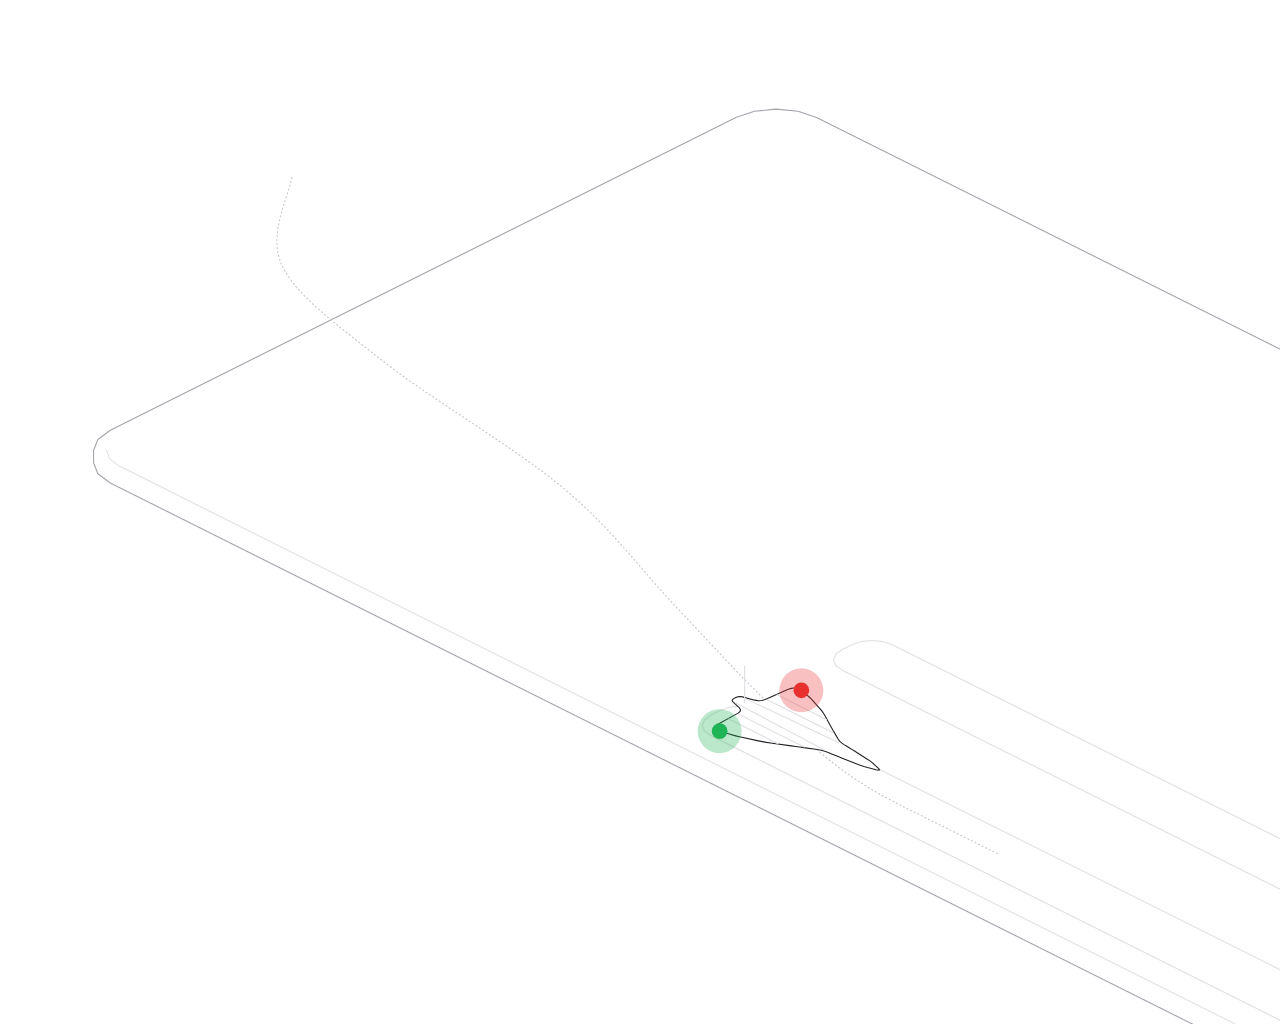
<file: stages/approach.html>
<!doctype html><html lang="en"><head><meta charset="utf-8"><meta name="viewport" content="width=device-width,initial-scale=1"><title>approach flight stage</title><style>:root{color-scheme:light;background:transparent}html[data-theme=dark]{color-scheme:dark}*{box-sizing:border-box}body{margin:0;background:transparent}#stage{width:100%;aspect-ratio:5/4;--hairline-stroke:1.1}</style></head><body><div id="stage"></div><script id="hl-kernel">
/* hairline kernel sha256:346b48bdef2cdfafd5343eba01494255cf75f9c078e6fcd1aafc62bab62980a1 */
/*
 * HL: everything a figure may call. Read this index; the code under it is the
 * package's src/core, unchanged, and a figure should not need to read it.
 *
 * Every figure is drawn in a 400 × 320 viewBox. World space is x/y on the
 * ground and z up. Plates are filled with the ground colour and painted back
 * to front, so a nearer one covers a farther one: append in that order. At
 * the default camera, Cam(45, 0.5, S), +x runs down to the right and +y down
 * to the left, so the corner with the largest x and y is nearest the viewer:
 * append by ascending x + y, from the far corner (smallest x and y) to it.
 *
 * Camera
 *   Cam(azDeg, k, S)                       a camera: azimuth in degrees, k = sin(elevation) (0.5 is the 2:1 view), S = scale
 *   fit(C, points, cx, cy)                 centres the box of [x, y, z] points on (cx, cy); call it once, before proj
 *                                          it only centres, it never scales: choose S by trying values, with the most extreme pose in points.
 *                                          The six figures use S 1.42 to 2.12; the boxes they fit come out 230 to 310 wide and 180 to 245 tall
 *   proj(C)                                returns P(x, y, z), which gives [sx, sy]
 *   unproj(C, sx, sy, z)                   the world [x, y] under a screen point, on the plane at height z
 *   facing(C)                              returns front(sample): whether a ring sample faces the camera
 * Rounded solids
 *   rrect(u0, v0, u1, v1, r, n)            a rounded rectangle, as a ring of samples {u, v, nu, nv}
 *   circ(R, n)                             a circle, as a ring
 *   rings(x0, y0, x1, y1, r, b)            [ring, inner]: a rounded footprint and its crease ring, inset by b
 *                                          r, the corner radius, is cut to half the shorter side. b, the crease's inset in world units
 *                                          (0.6 to 2.2 in the figures), must stay under half the shorter side or the crease turns inside out
 *   prism(P, front, ring, inner, z0, z1)   {sil, crease}: a solid standing from z0 to z1, as two path strings
 *   ringAt(P, ring, z)                     the ring's points, projected at height z
 *   run(ring, keep)                        the one cyclic run of samples that pass keep
 *   hull(points)                           the convex hull of screen points
 *   extremes(P, ring)                      [left, right, nearest] samples: where dashed drops fall from
 *   fillet(points, radii, n)               rounds every vertex of a closed polygon; returns the new points
 *                                          radii is an array, one radius per vertex, each cut to half its shorter edge; a single number gives NaN.
 *                                          n is the steps round each corner, default 4: each vertex becomes n + 1 points
 *   ghost(P, front, ring, z0, depth)       a reflection's path {d, y0, y1}; reflect() draws it for you
 * Paths and numbers
 *   poly(points)                           a closed path string
 *   open(points)                           an open polyline string
 *   seg(a, b)                              one segment between two screen points [sx, sy], as its own subpath; project world points with P first
 *   clamp(v, a, b)
 *   lerp(a, b, t)
 *   rad(deg)
 *   r2(n)                                  two decimals
 * The continuous clock: one spring per moving number
 *   spring(x, opts)                        at rest on x; write .t to retarget; opts {k, c, m, eps}, default k 100, c 18, m 1
 *   stepS(sp, dt)                          advances by dt seconds; returns whether it is still moving
 * The discrete clock: a 700ms tween on (.32, .72, 0, 1)
 *   tween(v, dur)                          at rest on v; dur defaults to 700 (ms)
 *   tset(tw, to, now, delay)               retargets from where it is, after delay ms: the stagger
 *                                          the same target again does nothing, so calling it on every pointer move is safe
 *   tval(tw, now)                          its value at now
 *   tdone(tw, now)                         whether it has landed
 *   bezier(x1, y1, x2, y2)                 a CSS cubic-bezier, as a function of progress
 *   EASE_LIFT                              the lift curve itself
 *   reducedMotion()                        true when the reader asked for less motion; springs and tweens already land at once
 *   setReducedMotion(on)                   the loop's business, not a figure's
 * Drawing
 *   mk(tag, attrs, parent)                 one svg element: the only way a figure makes a node
 *   solid(parent)                          {g, sil, cr}: a group holding a silhouette path and a crease path
 *   put(solid, paths)                      writes prism()'s {sil, crease} into solid()'s {sil, cr}: sil into sil, crease into cr
 *   flatDot(parent, C, r, cls)             a dot lying on the ground plane; cls is "dot", "dot m" or "dot off"
 *   place(el, point)                       moves a dot or a circle to [sx, sy]
 *   reflect(svg, parent, P, front, ring, z0, depth)   a fading mirror under a solid
 *   fade(svg, y0, y1, a0)                  a vertical fade, as a mask; returns the value for a mask attribute
 * Life
 *   register(stage, tick)                  joins the one frame loop; tick(dt in seconds, now in ms) returns true to ask for another frame; gives {wake, unregister}
 *   pointer(stage, handlers)               {move(point), down(point), leave()}, points in viewBox units; returns its disposer
 *   disposer()                             {add, on, dispose}: collects tear-down, so destroy is bag.dispose
 * The bench's business, not a figure's
 *   css(lightDark)
 *   inject(root)
 *   tour(stage, stops, onStop)             an unseen pointer that walks the stops, [x, y] in viewBox units or null to leave, and gives way to a real one; onStop(i) on each arrival; returns {stop}
 *   LAP                                    the default stops: a diamond around the centre, then a leave
 *
 * Classes, on path, polygon, ellipse and line. They are the whole palette; a
 * figure sets no colour, width or fill of its own.
 *     (none)   filled with the ground colour, medium stroke
 *     sil      the silhouette's stroke        hi    the bright stroke: the only highlight
 *     lo       the dim stroke                 nf    no fill        fo   fill only, no stroke
 *     dash     a dashed guide
 *     dot      a bright dot                   dot m   a medium dot     dot off   a dim dot
 */
var HL = (() => {
  var __defProp = Object.defineProperty;
  var __getOwnPropDesc = Object.getOwnPropertyDescriptor;
  var __getOwnPropNames = Object.getOwnPropertyNames;
  var __hasOwnProp = Object.prototype.hasOwnProperty;
  var __export = (target, all) => {
    for (var name in all)
      __defProp(target, name, { get: all[name], enumerable: true });
  };
  var __copyProps = (to, from, except, desc) => {
    if (from && typeof from === "object" || typeof from === "function") {
      for (let key of __getOwnPropNames(from))
        if (!__hasOwnProp.call(to, key) && key !== except)
          __defProp(to, key, { get: () => from[key], enumerable: !(desc = __getOwnPropDesc(from, key)) || desc.enumerable });
    }
    return to;
  };
  var __toCommonJS = (mod) => __copyProps(__defProp({}, "__esModule", { value: true }), mod);

  // packages/hairline/src/core/kernel.ts
  var kernel_exports = {};
  __export(kernel_exports, {
    Cam: () => Cam,
    EASE_LIFT: () => EASE_LIFT,
    LAP: () => LAP,
    bezier: () => bezier,
    circ: () => circ,
    clamp: () => clamp,
    css: () => css,
    disposer: () => disposer,
    extremes: () => extremes,
    facing: () => facing,
    fade: () => fade,
    fillet: () => fillet,
    fit: () => fit,
    flatDot: () => flatDot,
    ghost: () => ghost,
    hull: () => hull,
    inject: () => inject,
    lerp: () => lerp,
    mk: () => mk,
    open: () => open,
    place: () => place,
    pointer: () => pointer,
    poly: () => poly,
    prism: () => prism,
    proj: () => proj,
    put: () => put,
    r2: () => r2,
    rad: () => rad,
    reducedMotion: () => reducedMotion,
    reflect: () => reflect,
    register: () => register,
    ringAt: () => ringAt,
    rings: () => rings,
    rrect: () => rrect,
    run: () => run,
    seg: () => seg,
    setReducedMotion: () => setReducedMotion,
    solid: () => solid,
    spring: () => spring,
    stepS: () => stepS,
    tdone: () => tdone,
    tour: () => tour,
    tset: () => tset,
    tval: () => tval,
    tween: () => tween,
    unproj: () => unproj
  });

  // packages/hairline/src/core/iso.ts
  var clamp = (v, a, b) => Math.max(a, Math.min(b, v));
  var lerp = (a, b, t) => a + (b - a) * t;
  var rad = (d) => d * Math.PI / 180;
  var r2 = (n) => Math.round(n * 100) / 100;
  var poly = (pts) => "M" + pts.map((p) => r2(p[0]) + " " + r2(p[1])).join("L") + "Z";
  var seg = (a, b) => `M${r2(a[0])} ${r2(a[1])}L${r2(b[0])} ${r2(b[1])}`;
  var open = (pts) => pts.length < 2 ? "" : "M" + pts.map((p) => r2(p[0]) + " " + r2(p[1])).join("L");
  var Cam = (azDeg, k, S) => ({ az: rad(azDeg), k, S, ox: 0, oy: 0 });
  function proj(C) {
    const c = Math.cos(C.az), s = Math.sin(C.az), zf = Math.sqrt(1 - C.k * C.k);
    return (x, y, z) => {
      const X = x * c - y * s, Y = x * s + y * c;
      return [C.ox + C.S * X, C.oy + C.S * (Y * C.k - z * zf)];
    };
  }
  function unproj(C, sx, sy, z) {
    const c = Math.cos(C.az), s = Math.sin(C.az), zf = Math.sqrt(1 - C.k * C.k);
    const X = (sx - C.ox) / C.S, Y = ((sy - C.oy) / C.S + z * zf) / C.k;
    return [X * c + Y * s, -X * s + Y * c];
  }
  function fit(C, pts, cx, cy) {
    C.ox = 0;
    C.oy = 0;
    const P = proj(C);
    let a = 1e9, b = -1e9, c = 1e9, d = -1e9;
    for (const p of pts) {
      const q = P(p[0], p[1], p[2]);
      a = Math.min(a, q[0]);
      b = Math.max(b, q[0]);
      c = Math.min(c, q[1]);
      d = Math.max(d, q[1]);
    }
    C.ox = cx - (a + b) / 2;
    C.oy = cy - (c + d) / 2;
  }
  function rrect(u0, v0, u1, v1, r, n = 4) {
    r = Math.max(0, Math.min(r, (u1 - u0) / 2, (v1 - v0) / 2));
    const out = [];
    for (const [cu, cv, a0] of [[u1 - r, v1 - r, 0], [u0 + r, v1 - r, 90], [u0 + r, v0 + r, 180], [u1 - r, v0 + r, 270]])
      for (let k = 0; k <= n; k++) {
        const a = rad(a0 + 90 * k / n), ca = Math.cos(a), sa = Math.sin(a);
        out.push({ u: cu + r * ca, v: cv + r * sa, nu: ca, nv: sa });
      }
    return out;
  }
  function circ(R, n = 96) {
    const out = [];
    for (let k = 0; k < n; k++) {
      const a = k / n * Math.PI * 2, ca = Math.cos(a), sa = Math.sin(a);
      out.push({ u: R * ca, v: R * sa, nu: ca, nv: sa });
    }
    return out;
  }
  function hull(input) {
    const pts = input.slice().sort((a, b) => a[0] - b[0] || a[1] - b[1]);
    const x = (o, a, b) => (a[0] - o[0]) * (b[1] - o[1]) - (a[1] - o[1]) * (b[0] - o[0]);
    const lo = [], up = [];
    for (const p of pts) {
      while (lo.length > 1 && x(lo[lo.length - 2], lo[lo.length - 1], p) <= 0) lo.pop();
      lo.push(p);
    }
    for (let i = pts.length - 1; i >= 0; i--) {
      const p = pts[i];
      while (up.length > 1 && x(up[up.length - 2], up[up.length - 1], p) <= 0) up.pop();
      up.push(p);
    }
    lo.pop();
    up.pop();
    return lo.concat(up);
  }
  var ringAt = (P, ring, z) => ring.map((q) => P(q.u, q.v, z));
  var facing = (C) => {
    const s = Math.sin(C.az), c = Math.cos(C.az);
    return (q) => q.nu * s + q.nv * c >= -1e-6;
  };
  function run(ring, keep) {
    const n = ring.length;
    let s = -1;
    for (let i = 0; i < n; i++) if (keep(ring[i]) && !keep(ring[(i + n - 1) % n])) {
      s = i;
      break;
    }
    if (s < 0) return keep(ring[0]) ? ring.slice() : [];
    const out = [];
    for (let k = 0; k < n && keep(ring[(s + k) % n]); k++) out.push(ring[(s + k) % n]);
    return out;
  }
  function prism(P, front, ring, inner, z0, z1) {
    return {
      sil: poly(hull(ringAt(P, ring, z1).concat(ringAt(P, ring, z0)))),
      crease: inner ? open(ringAt(P, run(inner, front), z1)) : ""
    };
  }
  var rings = (x0, y0, x1, y1, r, b) => [
    rrect(x0, y0, x1, y1, r),
    rrect(x0 + b, y0 + b, x1 - b, y1 - b, Math.max(0.3, r - b))
  ];
  function extremes(P, ring) {
    const pr = ring.map((q) => P(q.u, q.v, 0));
    let a = 0, b = 0, c = 0;
    pr.forEach((p, k) => {
      if (p[0] < pr[a][0]) a = k;
      if (p[0] > pr[b][0]) b = k;
      if (p[1] > pr[c][1]) c = k;
    });
    return [ring[a], ring[b], ring[c]];
  }
  function fillet(pts, rs, n = 4) {
    const m = pts.length, out = [];
    for (let i = 0; i < m; i++) {
      const a = pts[(i + m - 1) % m], p = pts[i], b = pts[(i + 1) % m];
      const la = Math.hypot(a[0] - p[0], a[1] - p[1]), lb = Math.hypot(b[0] - p[0], b[1] - p[1]);
      const t = Math.min(rs[i], la / 2, lb / 2);
      const p1 = [p[0] + (a[0] - p[0]) / la * t, p[1] + (a[1] - p[1]) / la * t];
      const p2 = [p[0] + (b[0] - p[0]) / lb * t, p[1] + (b[1] - p[1]) / lb * t];
      for (let k = 0; k <= n; k++) {
        const s = k / n, w = 1 - s;
        out.push([w * w * p1[0] + 2 * w * s * p[0] + s * s * p2[0], w * w * p1[1] + 2 * w * s * p[1] + s * s * p2[1]]);
      }
    }
    return out;
  }
  function ghost(P, front, ring, z0, depth) {
    const f = run(ring, front), lowP = ringAt(P, f, z0 - depth);
    return {
      d: open(lowP) + [f[0], f[f.length - 1]].map((q) => seg(P(q.u, q.v, z0), P(q.u, q.v, z0 - depth))).join(""),
      y0: Math.min(...ringAt(P, f, z0).map((p) => p[1])),
      y1: Math.max(...lowP.map((p) => p[1])) + 2
    };
  }

  // packages/hairline/src/core/motion.ts
  var reduced = false;
  var setReducedMotion = (on) => {
    reduced = on;
  };
  var reducedMotion = () => reduced;
  function spring(x, o = {}) {
    return { x, v: 0, t: x, k: o.k ?? 100, c: o.c ?? 18, m: o.m ?? 1, eps: o.eps ?? 0.01 };
  }
  function stepS(sp, dt) {
    if (reduced) {
      sp.x = sp.t;
      sp.v = 0;
      return false;
    }
    const n = Math.max(1, Math.ceil(dt * 240)), h = dt / n;
    for (let i = 0; i < n; i++) {
      const a = (-sp.k * (sp.x - sp.t) - sp.c * sp.v) / sp.m;
      sp.v += a * h;
      sp.x += sp.v * h;
    }
    if (Math.abs(sp.x - sp.t) < sp.eps && Math.abs(sp.v) < sp.eps * 10) {
      sp.x = sp.t;
      sp.v = 0;
      return false;
    }
    return true;
  }
  function bezier(x1, y1, x2, y2) {
    const cx = 3 * x1, bx = 3 * (x2 - x1) - cx, ax = 1 - cx - bx;
    const cy = 3 * y1, by = 3 * (y2 - y1) - cy, ay = 1 - cy - by;
    const X = (u) => ((ax * u + bx) * u + cx) * u;
    const Y = (u) => ((ay * u + by) * u + cy) * u;
    const dX = (u) => (3 * ax * u + 2 * bx) * u + cx;
    return (t) => {
      if (t <= 0) return 0;
      if (t >= 1) return 1;
      let u = t;
      for (let i = 0; i < 8; i++) {
        const e = X(u) - t;
        if (Math.abs(e) < 1e-5) break;
        const d = dX(u);
        if (Math.abs(d) < 1e-6) break;
        u -= e / d;
      }
      if (!(u >= 0 && u <= 1) || Math.abs(X(u) - t) > 1e-4) {
        let lo = 0, hi = 1;
        u = t;
        for (let i = 0; i < 24; i++) {
          if (X(u) < t) lo = u;
          else hi = u;
          u = (lo + hi) / 2;
        }
      }
      return Y(u);
    };
  }
  var EASE_LIFT = bezier(0.32, 0.72, 0, 1);
  var tween = (v, dur = 700) => ({ from: v, to: v, t0: -1e9, dur });
  var tval = (tw, now) => {
    const p = clamp((now - tw.t0) / tw.dur, 0, 1);
    return tw.from + (tw.to - tw.from) * (reduced ? 1 : EASE_LIFT(p));
  };
  var tset = (tw, to, now, delay) => {
    if (tw.to === to) return;
    tw.from = tval(tw, now);
    tw.to = to;
    tw.t0 = now + delay;
  };
  var tdone = (tw, now) => reduced || now >= tw.t0 + tw.dur;

  // packages/hairline/src/core/stage.ts
  var NS = "http://www.w3.org/2000/svg";
  function mk(tag, attrs, parent) {
    const e = document.createElementNS(NS, tag);
    if (attrs) for (const k in attrs) e.setAttribute(k, String(attrs[k]));
    if (parent) parent.appendChild(e);
    return e;
  }
  function solid(parent) {
    const g = mk("g", {}, parent);
    return { g, sil: mk("path", { class: "sil" }, g), cr: mk("path", { class: "nf lo" }, g) };
  }
  var put = (el, s) => {
    el.sil.setAttribute("d", s.sil);
    el.cr.setAttribute("d", s.crease);
  };
  var flatDot = (parent, C, r, cls) => mk("ellipse", { rx: r2(r * C.S), ry: r2(r * C.S * C.k), class: cls }, parent);
  var place = (el, q) => {
    el.setAttribute("cx", String(r2(q[0])));
    el.setAttribute("cy", String(r2(q[1])));
  };
  var fid = 0;
  function fade(svg, y0, y1, a0 = 0.7) {
    const id = "hl-fd" + ++fid, defs = mk("defs", {}, svg);
    const lg = mk("linearGradient", { id: id + "g", gradientUnits: "userSpaceOnUse", x1: 0, y1: r2(y0), x2: 0, y2: r2(y1) }, defs);
    mk("stop", { offset: 0, "stop-color": "#fff", "stop-opacity": a0 }, lg);
    mk("stop", { offset: 1, "stop-color": "#fff", "stop-opacity": 0 }, lg);
    const m = mk("mask", { id, maskUnits: "userSpaceOnUse", x: 0, y: 0, width: 400, height: 320 }, defs);
    mk("rect", { x: 0, y: 0, width: 400, height: 320, fill: `url(#${id}g)` }, m);
    return `url(#${id})`;
  }
  function reflect(svg, parent, P, front, ring, z0, depth) {
    const r = ghost(P, front, ring, z0, depth);
    const gh = mk("g", { class: "ghost", mask: fade(svg, r.y0, r.y1) }, parent);
    mk("path", { d: r.d }, gh);
  }
  var boards = [];
  var byStage = /* @__PURE__ */ new Map();
  var raf = 0;
  var last = 0;
  var io = null;
  var rm = null;
  function frame() {
    const now = performance.now();
    const dt = Math.min(0.05, Math.max(0, (now - last) / 1e3));
    last = now;
    let any = false;
    for (const b of boards.slice()) if (b.vis && b.awake) {
      try {
        b.awake = !!b.tick(dt, now);
      } catch (err) {
        b.awake = false;
        setTimeout(() => {
          throw err;
        });
      }
      any = any || b.awake;
    }
    raf = any ? requestAnimationFrame(frame) : 0;
  }
  function wake(b) {
    b.awake = true;
    if (!raf) {
      last = performance.now();
      raf = requestAnimationFrame(frame);
    }
  }
  var onMotion = () => {
    setReducedMotion(!!rm?.matches);
    boards.forEach(wake);
  };
  function start() {
    if (io) return;
    io = new IntersectionObserver((es) => {
      for (const e of es) {
        const set = byStage.get(e.target);
        if (!set) continue;
        for (const b of set) {
          b.vis = e.isIntersecting;
          if (b.vis) wake(b);
        }
      }
    }, { rootMargin: "80px" });
    rm = matchMedia("(prefers-reduced-motion: reduce)");
    setReducedMotion(rm.matches);
    rm.addEventListener("change", onMotion);
  }
  function stop() {
    if (raf) cancelAnimationFrame(raf);
    raf = 0;
    io?.disconnect();
    io = null;
    rm?.removeEventListener("change", onMotion);
    rm = null;
  }
  function register(stage, tick) {
    start();
    const b = { stage, tick, vis: false, awake: true };
    boards.push(b);
    const peers = byStage.get(stage);
    if (peers) {
      for (const p of peers) b.vis = p.vis;
      peers.add(b);
      if (b.vis) wake(b);
    } else {
      byStage.set(stage, /* @__PURE__ */ new Set([b]));
      io.observe(stage);
    }
    tick(0, performance.now());
    let gone = false;
    return {
      wake: () => {
        if (!gone) wake(b);
      },
      unregister: () => {
        if (gone) return;
        gone = true;
        boards = boards.filter((x) => x !== b);
        const set = byStage.get(stage);
        if (set) {
          set.delete(b);
          if (!set.size) {
            byStage.delete(stage);
            io?.unobserve(stage);
          }
        }
        if (!boards.length) stop();
      }
    };
  }
  var handlers = /* @__PURE__ */ new WeakMap();
  var touring = /* @__PURE__ */ new WeakMap();
  function pointer(stage, on) {
    handlers.set(stage, on);
    let tm = 0;
    const pt = (e) => {
      const r = stage.getBoundingClientRect();
      return [(e.clientX - r.left) / r.width * 400, (e.clientY - r.top) / r.height * 320];
    };
    const move = (e) => {
      clearTimeout(tm);
      touring.get(stage)?.hold();
      on.move(pt(e), e);
    };
    const down = (e) => {
      clearTimeout(tm);
      touring.get(stage)?.hold();
      if (e.pointerType !== "mouse") stage.releasePointerCapture?.(e.pointerId);
      if (on.down) on.down(pt(e), e);
      else on.move(pt(e), e);
    };
    const leave = (e) => {
      clearTimeout(tm);
      tm = window.setTimeout(() => {
        on.leave(e);
        touring.get(stage)?.release();
      }, e.pointerType === "mouse" ? 0 : 1400);
    };
    stage.addEventListener("pointermove", move);
    stage.addEventListener("pointerdown", down);
    stage.addEventListener("pointerleave", leave);
    return () => {
      clearTimeout(tm);
      if (handlers.get(stage) === on) handlers.delete(stage);
      stage.removeEventListener("pointermove", move);
      stage.removeEventListener("pointerdown", down);
      stage.removeEventListener("pointerleave", leave);
    };
  }
  var LAP = [[128, 150], [200, 118], [272, 150], [200, 206], null];
  var TRAVEL = 900;
  var DWELL = 1200;
  var REST = 1800;
  var RESUME = 1200;
  var STAGGER = 450;
  var GHOST = { pointerType: "ghost" };
  var started = 0;
  function entry([x, y]) {
    const dx = x - 200, dy = y - 160;
    if (!dx && !dy) return [200, 320];
    const k = Math.min(dx ? (dx > 0 ? 200 : -200) / dx : Infinity, dy ? (dy > 0 ? 160 : -160) / dy : Infinity);
    return [200 + dx * k, 160 + dy * k];
  }
  function tour(stage, stops, onStop) {
    let i = 0;
    let wait = RESUME + STAGGER * (started++ % 4);
    let t = -1;
    let at = null;
    let origin = [200, 320];
    let hand = false, keys = stage.contains(stage.ownerDocument.activeElement);
    let gone = false;
    const leave = () => {
      at = null;
      t = -1;
      handlers.get(stage)?.leave(GHOST);
    };
    const tick = (dt) => {
      if (hand || keys || !stops.length) return false;
      if (reducedMotion()) {
        if (at) leave();
        return false;
      }
      if (wait > 0) {
        wait -= dt * 1e3;
        return true;
      }
      const stop2 = stops[i];
      if (stop2 === null) {
        if (at) leave();
        onStop?.(i);
        i = (i + 1) % stops.length;
        wait = REST;
        return true;
      }
      const h = handlers.get(stage);
      if (!h) return true;
      if (t < 0) {
        origin = at ?? entry(stop2);
        t = 0;
      }
      t = Math.min(TRAVEL, t + dt * 1e3);
      const k = EASE_LIFT(t / TRAVEL);
      at = [origin[0] + (stop2[0] - origin[0]) * k, origin[1] + (stop2[1] - origin[1]) * k];
      h.move(at, GHOST);
      if (t < TRAVEL) return true;
      onStop?.(i);
      i = (i + 1) % stops.length;
      t = -1;
      wait = DWELL;
      return true;
    };
    const take = () => {
      at = null;
      t = -1;
    };
    const give = () => {
      if (hand || keys) return;
      i = 0;
      t = -1;
      wait = RESUME;
      board.wake();
    };
    const me = {
      hold: () => {
        hand = true;
        take();
      },
      release: () => {
        if (!hand) return;
        hand = false;
        give();
      }
    };
    const focusIn = () => {
      keys = true;
      take();
    };
    const focusOut = (e) => {
      if (keys && !stage.contains(e.relatedTarget)) {
        keys = false;
        give();
      }
    };
    stage.addEventListener("focusin", focusIn);
    stage.addEventListener("focusout", focusOut);
    touring.set(stage, me);
    const board = register(stage, tick);
    return {
      stop: () => {
        if (gone) return;
        gone = true;
        board.unregister();
        stage.removeEventListener("focusin", focusIn);
        stage.removeEventListener("focusout", focusOut);
        if (touring.get(stage) === me) touring.delete(stage);
        if (at) leave();
      }
    };
  }
  function disposer() {
    let fns = [];
    return {
      add: (fn) => {
        fns.push(fn);
      },
      on: (target, type, fn, opts) => {
        const h = fn;
        target.addEventListener(type, h, opts);
        fns.push(() => target.removeEventListener(type, h, opts));
      },
      dispose: () => {
        const run2 = fns;
        fns = [];
        for (let i = run2.length - 1; i >= 0; i--) run2[i]();
      }
    };
  }

  // packages/hairline/src/core/styles.ts
  var LIGHT = { plate: "#ffffff", hi: "#232327", edge: "#a4a4ac", mid: "#c3c3c9", lo: "#e0e0e4" };
  var DARK = { plate: "#08090a", hi: "#d0d6e0", edge: "#5b5d64", mid: "#3e3e44", lo: "#29292d" };
  var KEYS = ["plate", "hi", "edge", "mid", "lo"];
  var vars = (p) => KEYS.map((k) => `--hl-${k}:var(--hairline-${k},${p[k]});`).join("");
  var EASE = "cubic-bezier(0.5,0,0.1,1)";
  var SVG = ":where([data-hairline]>svg)";
  function css(lightDark) {
    const both = Object.fromEntries(KEYS.map((k) => [k, `light-dark(${LIGHT[k]},${DARK[k]})`]));
    return [
      // the box, and the palette: light unless something below says otherwise
      `:where([data-hairline]){display:block;position:relative;aspect-ratio:5/4;touch-action:pan-y;user-select:none;-webkit-user-select:none;--hl-sw:var(--hairline-stroke,0.9);${vars(LIGHT)}}`,
      // the page's color-scheme
      lightDark ? `:where([data-hairline]){${vars(both)}}` : "",
      // an ancestor that says dark
      `:where(.dark,[data-theme="dark"]) :where([data-hairline]){${vars(DARK)}}`,
      // the figure's own theme option
      `:where([data-hairline][data-hairline-theme="light"]){${vars(LIGHT)}}`,
      `:where([data-hairline][data-hairline-theme="dark"]){${vars(DARK)}}`,
      `:where([data-hairline]:focus-visible){outline:1.5px solid var(--hl-hi);outline-offset:2px}`,
      `${SVG}{position:absolute;inset:0;width:100%;height:100%;display:block}`,
      // Riffle's live region: read, not seen
      `:where([data-hairline]>[data-hairline-live]){position:absolute;width:1px;height:1px;margin:-1px;padding:0;border:0;overflow:hidden;clip-path:inset(50%);white-space:nowrap}`,
      // the drawing: plates are filled with the plate colour and painted back to front
      `${SVG} :where(path,polygon,ellipse,line){fill:var(--hl-plate);stroke:var(--hl-mid);stroke-width:var(--hl-sw);vector-effect:non-scaling-stroke;stroke-linejoin:round;stroke-linecap:round;transition:stroke 260ms ${EASE}}`,
      `${SVG} :where(.nf){fill:none}`,
      `${SVG} :where(.fo){stroke:none}`,
      `${SVG} :where(.sil){stroke:var(--hl-edge)}`,
      `${SVG} :where(.hi){stroke:var(--hl-hi)}`,
      `${SVG} :where(.lo){stroke:var(--hl-lo)}`,
      `${SVG} :where(.dash){stroke-dasharray:1 3}`,
      `${SVG} :where(.dot){stroke:none;fill:var(--hl-hi);transition:fill 260ms ${EASE}}`,
      `${SVG} :where(.dot.m){fill:var(--hl-edge)}`,
      `${SVG} :where(.dot.off){fill:var(--hl-lo)}`,
      `${SVG} :where(.ghost path){fill:none;stroke:var(--hl-mid)}`
    ].join("");
  }
  var done = /* @__PURE__ */ new WeakSet();
  function inject(root) {
    if (done.has(root)) return;
    done.add(root);
    const doc = root.nodeType === 9 ? root : root.ownerDocument;
    const win = doc.defaultView;
    const text = css(!!win?.CSS?.supports?.("color", "light-dark(#000,#fff)"));
    if (win && "adoptedStyleSheets" in root) {
      try {
        const sheet = new win.CSSStyleSheet();
        sheet.replaceSync(text);
        root.adoptedStyleSheets = [...root.adoptedStyleSheets, sheet];
        return;
      } catch {
      }
    }
    const style = doc.createElement("style");
    style.setAttribute("data-hairline-style", "");
    style.textContent = text;
    (root.nodeType === 9 ? doc.head ?? doc.documentElement : root).appendChild(style);
  }
  return __toCommonJS(kernel_exports);
})();
/* /hairline kernel */
</script><script>
function theme(value){document.documentElement.dataset.theme=value;const stage=document.getElementById('stage');stage.setAttribute('data-hairline-theme',value)}
theme(new URLSearchParams(location.search).get('theme')==='dark'?'dark':'light');
addEventListener('message',e=>{if(e.source===parent&&e.origin===location.origin&&e.data?.type==='asrs-theme'&&['light','dark'].includes(e.data.theme))theme(e.data.theme)});
window.hairline=figure=>{
 HL.inject(document);const stage=document.getElementById('stage');stage.setAttribute('data-hairline',figure.name);stage.setAttribute('role','img');stage.setAttribute('aria-label',figure.means);
 const svg=HL.mk('svg',{viewBox:'0 0 400 320','aria-hidden':'true'},stage);
 const mq=matchMedia('(prefers-reduced-motion: reduce)');HL.setReducedMotion(mq.matches);
 figure.mount({stage,svg,read:{set textContent(value){}}},1);
 mq.addEventListener('change',()=>{HL.setReducedMotion(mq.matches);stage.dispatchEvent(new PointerEvent('pointermove',{pointerType:'mouse',clientX:0,clientY:0}))});
};
</script><script type="module" id="hl-figure">
/**
 * Concorde, one stage of the flight cycle up close: the same airport, lights and
 * afterburners as the full lap, zoomed to a single stage. The aircraft loops
 * through it; hover to slow time. Colour is a deliberate exception (see the lights).
 * The pattern: dilate time.
 */
const {
  Cam, clamp, facing, fillet, fit, lerp, open, place, poly, prism, proj, put, reducedMotion, rings, rrect, ringAt, seg, spring, stepS,
  disposer, mk, pointer, register, solid,
} = HL;
const SC = 1.5, BX = [30, 78, 126, 174, 222], RED = "#e8312f", GRN = "#1fb455", WARM = "#ffdf80", ORG = "#ff7a1a", HOT = "#ffe8b0";
/** A road through corners [x, y, speed, stage]: straights joined by smooth bends, as dense waypoints. */
function road(C, r = 14) {
  const out = [[C[0][0], C[0][1], 0, C[0][2], C[0][3]]], d = (p, q) => Math.hypot(q[0] - p[0], q[1] - p[1]);
  let cur = C[0], sp = C[0][2];
  const run = (to, v, st) => { const n = Math.max(1, Math.ceil(d(cur, to) / 4)); for (let k = 1; k <= n; k++) out.push([lerp(cur[0], to[0], k / n), lerp(cur[1], to[1], k / n), 0, lerp(sp, v, k / n), st]); cur = to; sp = v; };
  for (let i = 1; i < C.length; i++) {
    const p = C[i - 1], c = C[i], q = C[i + 1];
    if (!q) { run(c, c[2], c[3]); break; }
    const l1 = d(p, c) * (i > 1 ? 0.5 : 1), l2 = d(c, q) * (i < C.length - 2 ? 0.5 : 1), t = Math.min(r, l1, l2);
    const A = [c[0] + ((p[0] - c[0]) / d(p, c)) * t, c[1] + ((p[1] - c[1]) / d(p, c)) * t], B = [c[0] + ((q[0] - c[0]) / d(c, q)) * t, c[1] + ((q[1] - c[1]) / d(c, q)) * t];
    run(A, c[2], c[3]);
    for (let k = 1; k <= 8; k++) { const u = k / 8; out.push([(1 - u) ** 2 * A[0] + 2 * u * (1 - u) * c[0] + u * u * B[0], (1 - u) ** 2 * A[1] + 2 * u * (1 - u) * c[1] + u * u * B[1], 0, c[2], c[3]]); }
    cur = B;
  }
  return out;
}
/** Catmull-Rom samples through waypoints [x, y, height, speed, stage]: their times, and the heading at each (pushback faces backwards). */
function build(wp) {
  const n = wp.length, S = [], tc = [0], hd = [];
  for (let i = 0; i < n - 1; i++) {
    const a = wp[Math.max(i - 1, 0)], b = wp[i], c = wp[i + 1], d = wp[Math.min(i + 2, n - 1)], m = Math.max(2, Math.ceil(Math.hypot(c[0] - b[0], c[1] - b[1], c[2] - b[2]) / 3));
    for (let s = 0; s < m; s++) {
      const t = s / m, t2 = t * t, t3 = t2 * t;
      const q = [0, 1, 2, 3].map((k) => 0.5 * (2 * b[k] + (c[k] - a[k]) * t + (2 * a[k] - 5 * b[k] + 4 * c[k] - d[k]) * t2 + (3 * b[k] - a[k] - 3 * c[k] + d[k]) * t3));
      S.push([q[0], q[1], Math.max(q[2], 0), Math.max(q[3], 1), c[4]]);
    }
  }
  S.push(wp[n - 1].slice());
  for (let i = 1; i < S.length; i++) tc.push(tc[i - 1] + Math.hypot(S[i][0] - S[i - 1][0], S[i][1] - S[i - 1][1], S[i][2] - S[i - 1][2]) / ((S[i][3] + S[i - 1][3]) / 2));
  S.forEach((q, i) => {
    let j = Math.min(i + 2, S.length - 1);
    while (j > i && S[j][4] !== q[4]) j--;
    const [a, b] = j > i ? [q, S[j]] : [S[Math.max(i - 1, 0)], q];
    hd.push(Math.atan2(b[1] - a[1], b[0] - a[0]) + (q[4] === 1 ? Math.PI : 0));
  });
  return { S, tc, hd, T: tc[tc.length - 1] };
}
function at(R, t) {
  let i = 0;
  while (i < R.tc.length - 2 && R.tc[i + 1] <= t) i++;
  const a = R.S[i], b = R.S[i + 1], f = clamp((t - R.tc[i]) / (R.tc[i + 1] - R.tc[i]), 0, 1);
  return [lerp(a[0], b[0], f), lerp(a[1], b[1], f), lerp(a[2], b[2], f), a[4], R.hd[i]];
}
// A Concorde from above: u forward, v right. Needle nose, slender ogival delta wing, no tailplane; rounded once.
const HALF = [[9.6, 0], [7.6, 0.6], [4.6, 0.95], [3, 1.1], [0.8, 2.3], [-2, 3.9], [-4.8, 5], [-7, 5.5], [-7.4, 4.9], [-7.6, 1.2], [-9.7, 0.55], [-9.8, 0]];
const OUT = HALF.concat(HALF.slice(1, -1).reverse().map(([u, v]) => [u, -v]));
const SHAPE = fillet(OUT.map(([u, v]) => [u * SC, v * SC]), OUT.map(() => 0.9), 3);
const ss = (u) => { u = clamp(u, 0, 1); return u * u * (3 - 2 * u); };
const CFG = { apt: 1, air: 1, tempo: 0.9, ab: 0, plate: [-110, 0, 274, 140], focus: [[-106,96,0],[70,96,0],[70,142,0],[-106,142,0],[-98,108,40]], route: [[-98, 108, 36, 38, 0], [-84, 124, 34, 38, 0], [-60, 128, 30, 38, 0], [-24, 128, 24, 38, 0], [-2, 128, 14, 38, 0], [16, 128, 6, 36, 0], [34, 128, 0.5, 36, 0], [62, 128, 0, 34, 0]] };

function mount({ stage, svg, read }, value) {
  const bag = disposer();
  let V = value, wt = 0;
  const R = build(CFG.route), rate = spring(1), L = R.T + (CFG.dwell || 0), N = CFG.n || 1, tempo = CFG.tempo || 1;
  let tau = 0;
  // The camera: fit the stage's focus at unit scale, then zoom to fill the frame.
  const C1 = Cam(45, 0.5, 1);
  fit(C1, CFG.focus, 200, 166);
  const q1 = proj(C1), pp = CFG.focus.map(([x, y, z]) => q1(x, y, z)), xs = pp.map((a) => a[0]), ys = pp.map((a) => a[1]);
  const S = Math.min(350 / (Math.max(...xs) - Math.min(...xs)), 262 / (Math.max(...ys) - Math.min(...ys))), C = Cam(45, 0.5, S);
  fit(C, CFG.focus, 200, 166);
  const P = proj(C), front = facing(C), zk = Math.min(S, 3);
  // The still frame (and reduced motion) starts where the aircraft is nearest the middle of the frame.
  let bd = 1e9;
  for (let f = 0.08; f < 0.92; f += 0.02) { const c = at(R, Math.min(f * L, R.T)), a = P(c[0], c[1], c[2]), d = Math.hypot(a[0] - (CFG.cx || 200), a[1] - 166); if (d < bd) { bd = d; tau = f * L; } }

  // The ground, back to front: a plate, and on an airport plate the runways, the terminal and its bridges.
  const bx = R.S.map((q) => q[0]), by = R.S.map((q) => q[1]);
  const [x0, y0, x1, y1] = CFG.plate || (CFG.apt ? [0, 0, 274, 140] : [Math.min(...bx) - 18, Math.min(...by) - 18, Math.max(...bx) + 18, Math.max(...by) + 18]);
  const [fr, fi] = rings(x0, y0, x1, y1, 8, 1.8);
  if (!CFG.nop) put(solid(svg), prism(P, front, fr, fi, -2, 0));
  if (CFG.apt) {
    for (const y of CFG.rw || [102, 128]) mk("path", { class: "nf lo", d: poly(ringAt(P, rrect(CFG.rx || 6, y - 5, 262, y + 5, 4, 4), 0)) }, svg);
    const [tr, ti] = rings(4, 0, 270, 8, 2.5, 0.9);
    if (!CFG.noterm) put(solid(svg), prism(P, front, tr, ti, 0, 10));
    if (!CFG.noterm) mk("path", { class: "nf lo", d: (CFG.stands || BX).map((x) => seg(P(x, 8, 5), P(x, 12, 5)) + seg(P(x - 9, 24, 0), P(x + 9, 24, 0))).join("") }, svg);
  }
  const TK = CFG.track ? build(CFG.track) : R;
  if (CFG.sh) mk("path", { class: "nf lo", d: open(R.S.map((q) => P(q[0], q[1], 0))) }, svg);
  mk("path", { class: CFG.air ? "nf dash" : "nf lo", d: open(TK.S.map((q) => P(q[0], q[1], q[2]))) }, svg);

  const mkp = () => {
    const g = mk("g", {}, svg);
    return { g, ab: 0, drop: mk("path", { class: "nf dash" }, g), body: mk("path", { class: "sil" }, g), cr: mk("path", { class: "nf lo" }, g), fin: mk("path", { class: "nf lo" }, g),
      lt: [0, 1, 2].map(() => [mk("circle", { r: 0 }, g), mk("circle", { r: 0 }, g)]),
      fl: [0, 1, 2, 3].map(() => [[ORG, 6, 0.3], [ORG, 2, 1], [HOT, 0.9, 1]].map(([c, w, o]) => mk("path", { style: `fill:none;stroke:${c};stroke-width:${w}px;stroke-opacity:${o}` }, g))) };
  };
  const fixed = (CFG.fixed || []).map((f) => [mkp(), f]), movers = Array.from({ length: N }, mkp);

  /** One Concorde at (x, y, h) heading ang, scaled s; `hi` puts the bright stroke, the lights and the afterburners on it. */
  function draw(p, x, y, h, ang, s, hi, abT, dt) {
    const z = h + 1.2, cs = Math.cos(ang), sn = Math.sin(ang), pt = (u, v, dz = 0) => P(x + (u * cs - v * sn) * SC * s, y + (u * sn + v * cs) * SC * s, z + dz);
    p.body.setAttribute("d", poly(SHAPE.map(([u, v]) => P(x + u * s * cs - v * s * sn, y + u * s * sn + v * s * cs, z))));
    // the fuselage edges and the four engine nacelles, drawn inside the outline
    p.cr.setAttribute("d", s > 0.5 ? [[3, 0.95, -9, 0.6], [3, -0.95, -9, -0.6]].map(([a, b, c, d]) => seg(pt(a, b), pt(c, d))).join("") + [[-3.2, -0.9], [-1.9, 1.3], [1.9, 1.3], [3.2, -0.9]].map(([v, u]) => seg(pt(u, v), pt(-7.4, v))).join("") : "");
    p.fin.setAttribute("d", s > 0.5 ? seg(pt(-8.5, 0), pt(-8.5, 0, 6)) : "");
    p.drop.setAttribute("d", z > 5 ? seg(P(x, y, 0), P(x, y, z)) : "");
    p.body.classList.toggle("hi", hi);
    // Lights, by convention (a deliberate colour exception): red port, green starboard, warm strobes at the wing tips, red beacon; each with a soft glow.
    const sp = (wt % 1.1) / 1.1, strobe = !reducedMotion() && (sp < 0.08 || (sp > 0.2 && sp < 0.28)), rm = reducedMotion();
    const Ls = [[-6.4, -5.4, strobe ? WARM : RED, 1, 0], [-6.4, 5.4, strobe ? WARM : GRN, 1, 0], [1, 0, RED, rm || (wt * 0.8 + 0.4) % 1 < 0.16, 2.5]];
    p.lt.forEach(([halo, core], k) => { const [u, v, col, on, dz] = Ls[k], r = hi && on ? (col === WARM ? 1.5 : 1.1) * zk * s : 0; [[halo, r * 2.8, 0.3], [core, r, 1]].forEach(([el, rr, o]) => { place(el, pt(u, v, dz)); el.setAttribute("r", rr); el.setAttribute("fill", col); el.setAttribute("fill-opacity", o); }); });
    // Afterburners, four Olympus engines: a beam of flame from each nozzle, lit for the takeoff roll and climb.
    p.ab += (abT - p.ab) * Math.min(1, dt * 3);
    p.fl.forEach((f, k) => { const v = [-3.2, -1.9, 1.9, 3.2][k], len = hi && p.ab > 0.03 ? (7.5 + (rm ? 0 : 1.6 * Math.sin(wt * 37 + k * 1.9) + 0.6 * Math.sin(wt * 59 + k))) * p.ab * s : 0; f.forEach((el) => el.setAttribute("d", len ? seg(pt(-7.4, v), pt(-7.4 - len, v)) : "")); });
  }

  let painted=false;
  function frame(dt) {
    if(reducedMotion() && painted)return false;
    painted=true;
    const moving = stepS(rate, dt);
    wt += dt;
    if (!reducedMotion()) tau += dt * rate.x * tempo;
    fixed.forEach(([p, f]) => draw(p, f[0], f[1], 0, f[2], 1, false, 0, dt));
    movers.forEach((p, i) => {
      const tp = (tau + (i * L) / N) % L, c = at(R, Math.min(tp, R.T)), s = CFG.big || 1;
      draw(p, c[0], c[1], c[2], c[4], s, true, CFG.ab === "on" || (CFG.ab === "climb" && tp < R.T * 0.8) ? 1 : 0, dt);
    });
    return moving || !reducedMotion();
  }
  read.textContent = "approach";
  frame(0);
  const B = register(stage, frame);
  bag.add(B.unregister);
  function aim(on) { rate.t = on ? V : 1; read.textContent = on ? "approach" + " · slow" : "approach"; B.wake(); }
  bag.add(pointer(stage, { move: () => aim(true), leave: () => aim(false) }));
  bag.add(() => svg.replaceChildren());
  return { set: (v) => { V = v; if (rate.t !== 1) rate.t = V; }, destroy: bag.dispose };
}

hairline({
  name: "concorde-approach",
  means: "A Concorde on final approach, lined up with the near runway and sinking toward the threshold.",
  rules: [1, 5, 6, 8],
  range: [0.5, 0.25, 0.08],
  tour: [[200, 166], [290, 230], [110, 110], null],
  mount,
});
</script></body></html>
</file>
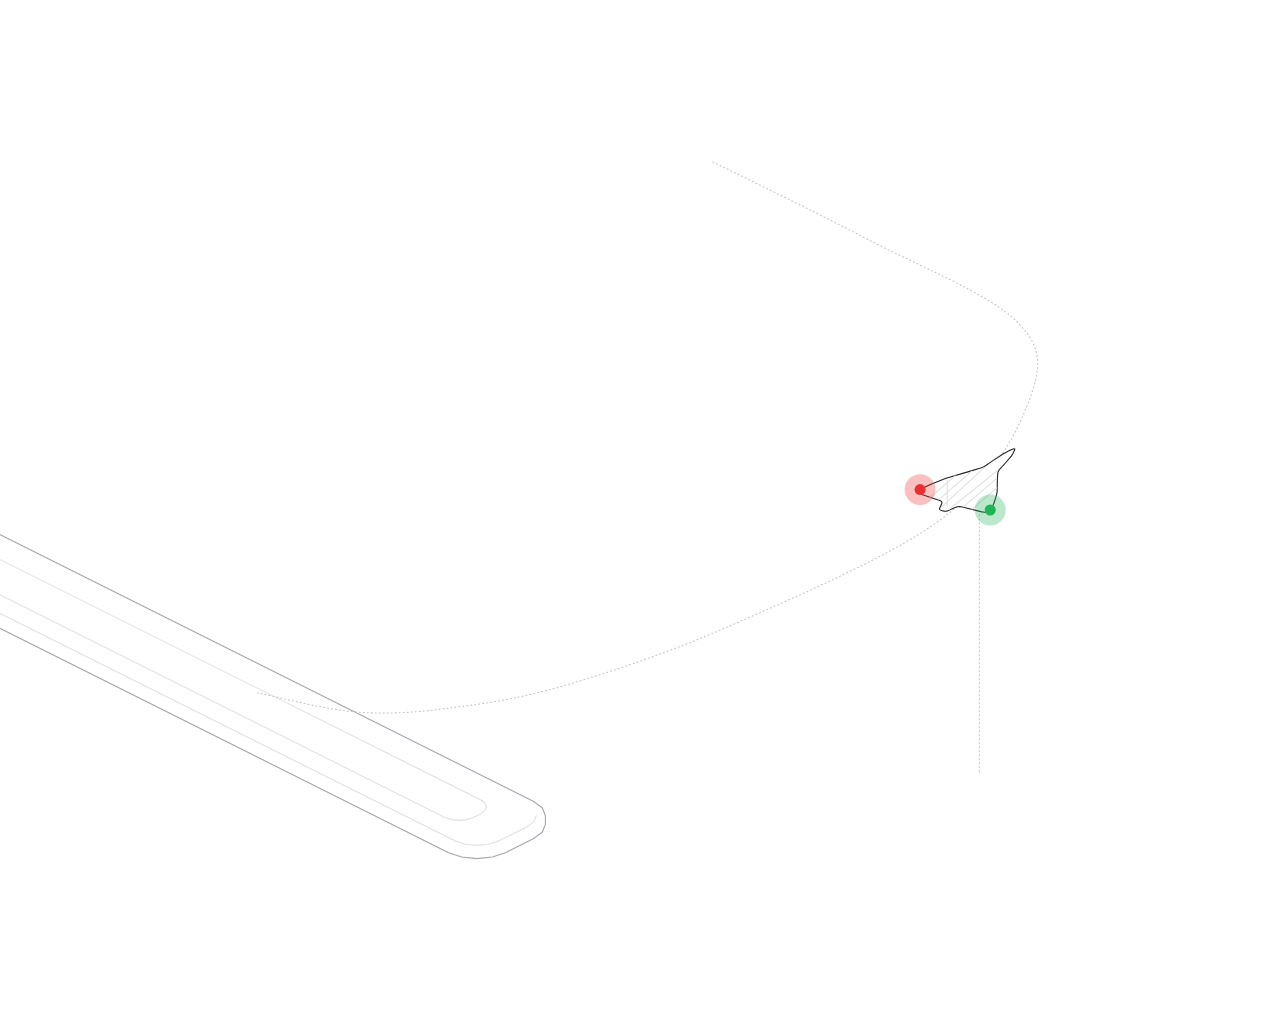
<file: stages/climb.html>
<!doctype html><html lang="en"><head><meta charset="utf-8"><meta name="viewport" content="width=device-width,initial-scale=1"><title>climb flight stage</title><style>:root{color-scheme:light;background:transparent}html[data-theme=dark]{color-scheme:dark}*{box-sizing:border-box}body{margin:0;background:transparent}#stage{width:100%;aspect-ratio:5/4;--hairline-stroke:1.1}</style></head><body><div id="stage"></div><script id="hl-kernel">
/* hairline kernel sha256:346b48bdef2cdfafd5343eba01494255cf75f9c078e6fcd1aafc62bab62980a1 */
/*
 * HL: everything a figure may call. Read this index; the code under it is the
 * package's src/core, unchanged, and a figure should not need to read it.
 *
 * Every figure is drawn in a 400 × 320 viewBox. World space is x/y on the
 * ground and z up. Plates are filled with the ground colour and painted back
 * to front, so a nearer one covers a farther one: append in that order. At
 * the default camera, Cam(45, 0.5, S), +x runs down to the right and +y down
 * to the left, so the corner with the largest x and y is nearest the viewer:
 * append by ascending x + y, from the far corner (smallest x and y) to it.
 *
 * Camera
 *   Cam(azDeg, k, S)                       a camera: azimuth in degrees, k = sin(elevation) (0.5 is the 2:1 view), S = scale
 *   fit(C, points, cx, cy)                 centres the box of [x, y, z] points on (cx, cy); call it once, before proj
 *                                          it only centres, it never scales: choose S by trying values, with the most extreme pose in points.
 *                                          The six figures use S 1.42 to 2.12; the boxes they fit come out 230 to 310 wide and 180 to 245 tall
 *   proj(C)                                returns P(x, y, z), which gives [sx, sy]
 *   unproj(C, sx, sy, z)                   the world [x, y] under a screen point, on the plane at height z
 *   facing(C)                              returns front(sample): whether a ring sample faces the camera
 * Rounded solids
 *   rrect(u0, v0, u1, v1, r, n)            a rounded rectangle, as a ring of samples {u, v, nu, nv}
 *   circ(R, n)                             a circle, as a ring
 *   rings(x0, y0, x1, y1, r, b)            [ring, inner]: a rounded footprint and its crease ring, inset by b
 *                                          r, the corner radius, is cut to half the shorter side. b, the crease's inset in world units
 *                                          (0.6 to 2.2 in the figures), must stay under half the shorter side or the crease turns inside out
 *   prism(P, front, ring, inner, z0, z1)   {sil, crease}: a solid standing from z0 to z1, as two path strings
 *   ringAt(P, ring, z)                     the ring's points, projected at height z
 *   run(ring, keep)                        the one cyclic run of samples that pass keep
 *   hull(points)                           the convex hull of screen points
 *   extremes(P, ring)                      [left, right, nearest] samples: where dashed drops fall from
 *   fillet(points, radii, n)               rounds every vertex of a closed polygon; returns the new points
 *                                          radii is an array, one radius per vertex, each cut to half its shorter edge; a single number gives NaN.
 *                                          n is the steps round each corner, default 4: each vertex becomes n + 1 points
 *   ghost(P, front, ring, z0, depth)       a reflection's path {d, y0, y1}; reflect() draws it for you
 * Paths and numbers
 *   poly(points)                           a closed path string
 *   open(points)                           an open polyline string
 *   seg(a, b)                              one segment between two screen points [sx, sy], as its own subpath; project world points with P first
 *   clamp(v, a, b)
 *   lerp(a, b, t)
 *   rad(deg)
 *   r2(n)                                  two decimals
 * The continuous clock: one spring per moving number
 *   spring(x, opts)                        at rest on x; write .t to retarget; opts {k, c, m, eps}, default k 100, c 18, m 1
 *   stepS(sp, dt)                          advances by dt seconds; returns whether it is still moving
 * The discrete clock: a 700ms tween on (.32, .72, 0, 1)
 *   tween(v, dur)                          at rest on v; dur defaults to 700 (ms)
 *   tset(tw, to, now, delay)               retargets from where it is, after delay ms: the stagger
 *                                          the same target again does nothing, so calling it on every pointer move is safe
 *   tval(tw, now)                          its value at now
 *   tdone(tw, now)                         whether it has landed
 *   bezier(x1, y1, x2, y2)                 a CSS cubic-bezier, as a function of progress
 *   EASE_LIFT                              the lift curve itself
 *   reducedMotion()                        true when the reader asked for less motion; springs and tweens already land at once
 *   setReducedMotion(on)                   the loop's business, not a figure's
 * Drawing
 *   mk(tag, attrs, parent)                 one svg element: the only way a figure makes a node
 *   solid(parent)                          {g, sil, cr}: a group holding a silhouette path and a crease path
 *   put(solid, paths)                      writes prism()'s {sil, crease} into solid()'s {sil, cr}: sil into sil, crease into cr
 *   flatDot(parent, C, r, cls)             a dot lying on the ground plane; cls is "dot", "dot m" or "dot off"
 *   place(el, point)                       moves a dot or a circle to [sx, sy]
 *   reflect(svg, parent, P, front, ring, z0, depth)   a fading mirror under a solid
 *   fade(svg, y0, y1, a0)                  a vertical fade, as a mask; returns the value for a mask attribute
 * Life
 *   register(stage, tick)                  joins the one frame loop; tick(dt in seconds, now in ms) returns true to ask for another frame; gives {wake, unregister}
 *   pointer(stage, handlers)               {move(point), down(point), leave()}, points in viewBox units; returns its disposer
 *   disposer()                             {add, on, dispose}: collects tear-down, so destroy is bag.dispose
 * The bench's business, not a figure's
 *   css(lightDark)
 *   inject(root)
 *   tour(stage, stops, onStop)             an unseen pointer that walks the stops, [x, y] in viewBox units or null to leave, and gives way to a real one; onStop(i) on each arrival; returns {stop}
 *   LAP                                    the default stops: a diamond around the centre, then a leave
 *
 * Classes, on path, polygon, ellipse and line. They are the whole palette; a
 * figure sets no colour, width or fill of its own.
 *     (none)   filled with the ground colour, medium stroke
 *     sil      the silhouette's stroke        hi    the bright stroke: the only highlight
 *     lo       the dim stroke                 nf    no fill        fo   fill only, no stroke
 *     dash     a dashed guide
 *     dot      a bright dot                   dot m   a medium dot     dot off   a dim dot
 */
var HL = (() => {
  var __defProp = Object.defineProperty;
  var __getOwnPropDesc = Object.getOwnPropertyDescriptor;
  var __getOwnPropNames = Object.getOwnPropertyNames;
  var __hasOwnProp = Object.prototype.hasOwnProperty;
  var __export = (target, all) => {
    for (var name in all)
      __defProp(target, name, { get: all[name], enumerable: true });
  };
  var __copyProps = (to, from, except, desc) => {
    if (from && typeof from === "object" || typeof from === "function") {
      for (let key of __getOwnPropNames(from))
        if (!__hasOwnProp.call(to, key) && key !== except)
          __defProp(to, key, { get: () => from[key], enumerable: !(desc = __getOwnPropDesc(from, key)) || desc.enumerable });
    }
    return to;
  };
  var __toCommonJS = (mod) => __copyProps(__defProp({}, "__esModule", { value: true }), mod);

  // packages/hairline/src/core/kernel.ts
  var kernel_exports = {};
  __export(kernel_exports, {
    Cam: () => Cam,
    EASE_LIFT: () => EASE_LIFT,
    LAP: () => LAP,
    bezier: () => bezier,
    circ: () => circ,
    clamp: () => clamp,
    css: () => css,
    disposer: () => disposer,
    extremes: () => extremes,
    facing: () => facing,
    fade: () => fade,
    fillet: () => fillet,
    fit: () => fit,
    flatDot: () => flatDot,
    ghost: () => ghost,
    hull: () => hull,
    inject: () => inject,
    lerp: () => lerp,
    mk: () => mk,
    open: () => open,
    place: () => place,
    pointer: () => pointer,
    poly: () => poly,
    prism: () => prism,
    proj: () => proj,
    put: () => put,
    r2: () => r2,
    rad: () => rad,
    reducedMotion: () => reducedMotion,
    reflect: () => reflect,
    register: () => register,
    ringAt: () => ringAt,
    rings: () => rings,
    rrect: () => rrect,
    run: () => run,
    seg: () => seg,
    setReducedMotion: () => setReducedMotion,
    solid: () => solid,
    spring: () => spring,
    stepS: () => stepS,
    tdone: () => tdone,
    tour: () => tour,
    tset: () => tset,
    tval: () => tval,
    tween: () => tween,
    unproj: () => unproj
  });

  // packages/hairline/src/core/iso.ts
  var clamp = (v, a, b) => Math.max(a, Math.min(b, v));
  var lerp = (a, b, t) => a + (b - a) * t;
  var rad = (d) => d * Math.PI / 180;
  var r2 = (n) => Math.round(n * 100) / 100;
  var poly = (pts) => "M" + pts.map((p) => r2(p[0]) + " " + r2(p[1])).join("L") + "Z";
  var seg = (a, b) => `M${r2(a[0])} ${r2(a[1])}L${r2(b[0])} ${r2(b[1])}`;
  var open = (pts) => pts.length < 2 ? "" : "M" + pts.map((p) => r2(p[0]) + " " + r2(p[1])).join("L");
  var Cam = (azDeg, k, S) => ({ az: rad(azDeg), k, S, ox: 0, oy: 0 });
  function proj(C) {
    const c = Math.cos(C.az), s = Math.sin(C.az), zf = Math.sqrt(1 - C.k * C.k);
    return (x, y, z) => {
      const X = x * c - y * s, Y = x * s + y * c;
      return [C.ox + C.S * X, C.oy + C.S * (Y * C.k - z * zf)];
    };
  }
  function unproj(C, sx, sy, z) {
    const c = Math.cos(C.az), s = Math.sin(C.az), zf = Math.sqrt(1 - C.k * C.k);
    const X = (sx - C.ox) / C.S, Y = ((sy - C.oy) / C.S + z * zf) / C.k;
    return [X * c + Y * s, -X * s + Y * c];
  }
  function fit(C, pts, cx, cy) {
    C.ox = 0;
    C.oy = 0;
    const P = proj(C);
    let a = 1e9, b = -1e9, c = 1e9, d = -1e9;
    for (const p of pts) {
      const q = P(p[0], p[1], p[2]);
      a = Math.min(a, q[0]);
      b = Math.max(b, q[0]);
      c = Math.min(c, q[1]);
      d = Math.max(d, q[1]);
    }
    C.ox = cx - (a + b) / 2;
    C.oy = cy - (c + d) / 2;
  }
  function rrect(u0, v0, u1, v1, r, n = 4) {
    r = Math.max(0, Math.min(r, (u1 - u0) / 2, (v1 - v0) / 2));
    const out = [];
    for (const [cu, cv, a0] of [[u1 - r, v1 - r, 0], [u0 + r, v1 - r, 90], [u0 + r, v0 + r, 180], [u1 - r, v0 + r, 270]])
      for (let k = 0; k <= n; k++) {
        const a = rad(a0 + 90 * k / n), ca = Math.cos(a), sa = Math.sin(a);
        out.push({ u: cu + r * ca, v: cv + r * sa, nu: ca, nv: sa });
      }
    return out;
  }
  function circ(R, n = 96) {
    const out = [];
    for (let k = 0; k < n; k++) {
      const a = k / n * Math.PI * 2, ca = Math.cos(a), sa = Math.sin(a);
      out.push({ u: R * ca, v: R * sa, nu: ca, nv: sa });
    }
    return out;
  }
  function hull(input) {
    const pts = input.slice().sort((a, b) => a[0] - b[0] || a[1] - b[1]);
    const x = (o, a, b) => (a[0] - o[0]) * (b[1] - o[1]) - (a[1] - o[1]) * (b[0] - o[0]);
    const lo = [], up = [];
    for (const p of pts) {
      while (lo.length > 1 && x(lo[lo.length - 2], lo[lo.length - 1], p) <= 0) lo.pop();
      lo.push(p);
    }
    for (let i = pts.length - 1; i >= 0; i--) {
      const p = pts[i];
      while (up.length > 1 && x(up[up.length - 2], up[up.length - 1], p) <= 0) up.pop();
      up.push(p);
    }
    lo.pop();
    up.pop();
    return lo.concat(up);
  }
  var ringAt = (P, ring, z) => ring.map((q) => P(q.u, q.v, z));
  var facing = (C) => {
    const s = Math.sin(C.az), c = Math.cos(C.az);
    return (q) => q.nu * s + q.nv * c >= -1e-6;
  };
  function run(ring, keep) {
    const n = ring.length;
    let s = -1;
    for (let i = 0; i < n; i++) if (keep(ring[i]) && !keep(ring[(i + n - 1) % n])) {
      s = i;
      break;
    }
    if (s < 0) return keep(ring[0]) ? ring.slice() : [];
    const out = [];
    for (let k = 0; k < n && keep(ring[(s + k) % n]); k++) out.push(ring[(s + k) % n]);
    return out;
  }
  function prism(P, front, ring, inner, z0, z1) {
    return {
      sil: poly(hull(ringAt(P, ring, z1).concat(ringAt(P, ring, z0)))),
      crease: inner ? open(ringAt(P, run(inner, front), z1)) : ""
    };
  }
  var rings = (x0, y0, x1, y1, r, b) => [
    rrect(x0, y0, x1, y1, r),
    rrect(x0 + b, y0 + b, x1 - b, y1 - b, Math.max(0.3, r - b))
  ];
  function extremes(P, ring) {
    const pr = ring.map((q) => P(q.u, q.v, 0));
    let a = 0, b = 0, c = 0;
    pr.forEach((p, k) => {
      if (p[0] < pr[a][0]) a = k;
      if (p[0] > pr[b][0]) b = k;
      if (p[1] > pr[c][1]) c = k;
    });
    return [ring[a], ring[b], ring[c]];
  }
  function fillet(pts, rs, n = 4) {
    const m = pts.length, out = [];
    for (let i = 0; i < m; i++) {
      const a = pts[(i + m - 1) % m], p = pts[i], b = pts[(i + 1) % m];
      const la = Math.hypot(a[0] - p[0], a[1] - p[1]), lb = Math.hypot(b[0] - p[0], b[1] - p[1]);
      const t = Math.min(rs[i], la / 2, lb / 2);
      const p1 = [p[0] + (a[0] - p[0]) / la * t, p[1] + (a[1] - p[1]) / la * t];
      const p2 = [p[0] + (b[0] - p[0]) / lb * t, p[1] + (b[1] - p[1]) / lb * t];
      for (let k = 0; k <= n; k++) {
        const s = k / n, w = 1 - s;
        out.push([w * w * p1[0] + 2 * w * s * p[0] + s * s * p2[0], w * w * p1[1] + 2 * w * s * p[1] + s * s * p2[1]]);
      }
    }
    return out;
  }
  function ghost(P, front, ring, z0, depth) {
    const f = run(ring, front), lowP = ringAt(P, f, z0 - depth);
    return {
      d: open(lowP) + [f[0], f[f.length - 1]].map((q) => seg(P(q.u, q.v, z0), P(q.u, q.v, z0 - depth))).join(""),
      y0: Math.min(...ringAt(P, f, z0).map((p) => p[1])),
      y1: Math.max(...lowP.map((p) => p[1])) + 2
    };
  }

  // packages/hairline/src/core/motion.ts
  var reduced = false;
  var setReducedMotion = (on) => {
    reduced = on;
  };
  var reducedMotion = () => reduced;
  function spring(x, o = {}) {
    return { x, v: 0, t: x, k: o.k ?? 100, c: o.c ?? 18, m: o.m ?? 1, eps: o.eps ?? 0.01 };
  }
  function stepS(sp, dt) {
    if (reduced) {
      sp.x = sp.t;
      sp.v = 0;
      return false;
    }
    const n = Math.max(1, Math.ceil(dt * 240)), h = dt / n;
    for (let i = 0; i < n; i++) {
      const a = (-sp.k * (sp.x - sp.t) - sp.c * sp.v) / sp.m;
      sp.v += a * h;
      sp.x += sp.v * h;
    }
    if (Math.abs(sp.x - sp.t) < sp.eps && Math.abs(sp.v) < sp.eps * 10) {
      sp.x = sp.t;
      sp.v = 0;
      return false;
    }
    return true;
  }
  function bezier(x1, y1, x2, y2) {
    const cx = 3 * x1, bx = 3 * (x2 - x1) - cx, ax = 1 - cx - bx;
    const cy = 3 * y1, by = 3 * (y2 - y1) - cy, ay = 1 - cy - by;
    const X = (u) => ((ax * u + bx) * u + cx) * u;
    const Y = (u) => ((ay * u + by) * u + cy) * u;
    const dX = (u) => (3 * ax * u + 2 * bx) * u + cx;
    return (t) => {
      if (t <= 0) return 0;
      if (t >= 1) return 1;
      let u = t;
      for (let i = 0; i < 8; i++) {
        const e = X(u) - t;
        if (Math.abs(e) < 1e-5) break;
        const d = dX(u);
        if (Math.abs(d) < 1e-6) break;
        u -= e / d;
      }
      if (!(u >= 0 && u <= 1) || Math.abs(X(u) - t) > 1e-4) {
        let lo = 0, hi = 1;
        u = t;
        for (let i = 0; i < 24; i++) {
          if (X(u) < t) lo = u;
          else hi = u;
          u = (lo + hi) / 2;
        }
      }
      return Y(u);
    };
  }
  var EASE_LIFT = bezier(0.32, 0.72, 0, 1);
  var tween = (v, dur = 700) => ({ from: v, to: v, t0: -1e9, dur });
  var tval = (tw, now) => {
    const p = clamp((now - tw.t0) / tw.dur, 0, 1);
    return tw.from + (tw.to - tw.from) * (reduced ? 1 : EASE_LIFT(p));
  };
  var tset = (tw, to, now, delay) => {
    if (tw.to === to) return;
    tw.from = tval(tw, now);
    tw.to = to;
    tw.t0 = now + delay;
  };
  var tdone = (tw, now) => reduced || now >= tw.t0 + tw.dur;

  // packages/hairline/src/core/stage.ts
  var NS = "http://www.w3.org/2000/svg";
  function mk(tag, attrs, parent) {
    const e = document.createElementNS(NS, tag);
    if (attrs) for (const k in attrs) e.setAttribute(k, String(attrs[k]));
    if (parent) parent.appendChild(e);
    return e;
  }
  function solid(parent) {
    const g = mk("g", {}, parent);
    return { g, sil: mk("path", { class: "sil" }, g), cr: mk("path", { class: "nf lo" }, g) };
  }
  var put = (el, s) => {
    el.sil.setAttribute("d", s.sil);
    el.cr.setAttribute("d", s.crease);
  };
  var flatDot = (parent, C, r, cls) => mk("ellipse", { rx: r2(r * C.S), ry: r2(r * C.S * C.k), class: cls }, parent);
  var place = (el, q) => {
    el.setAttribute("cx", String(r2(q[0])));
    el.setAttribute("cy", String(r2(q[1])));
  };
  var fid = 0;
  function fade(svg, y0, y1, a0 = 0.7) {
    const id = "hl-fd" + ++fid, defs = mk("defs", {}, svg);
    const lg = mk("linearGradient", { id: id + "g", gradientUnits: "userSpaceOnUse", x1: 0, y1: r2(y0), x2: 0, y2: r2(y1) }, defs);
    mk("stop", { offset: 0, "stop-color": "#fff", "stop-opacity": a0 }, lg);
    mk("stop", { offset: 1, "stop-color": "#fff", "stop-opacity": 0 }, lg);
    const m = mk("mask", { id, maskUnits: "userSpaceOnUse", x: 0, y: 0, width: 400, height: 320 }, defs);
    mk("rect", { x: 0, y: 0, width: 400, height: 320, fill: `url(#${id}g)` }, m);
    return `url(#${id})`;
  }
  function reflect(svg, parent, P, front, ring, z0, depth) {
    const r = ghost(P, front, ring, z0, depth);
    const gh = mk("g", { class: "ghost", mask: fade(svg, r.y0, r.y1) }, parent);
    mk("path", { d: r.d }, gh);
  }
  var boards = [];
  var byStage = /* @__PURE__ */ new Map();
  var raf = 0;
  var last = 0;
  var io = null;
  var rm = null;
  function frame() {
    const now = performance.now();
    const dt = Math.min(0.05, Math.max(0, (now - last) / 1e3));
    last = now;
    let any = false;
    for (const b of boards.slice()) if (b.vis && b.awake) {
      try {
        b.awake = !!b.tick(dt, now);
      } catch (err) {
        b.awake = false;
        setTimeout(() => {
          throw err;
        });
      }
      any = any || b.awake;
    }
    raf = any ? requestAnimationFrame(frame) : 0;
  }
  function wake(b) {
    b.awake = true;
    if (!raf) {
      last = performance.now();
      raf = requestAnimationFrame(frame);
    }
  }
  var onMotion = () => {
    setReducedMotion(!!rm?.matches);
    boards.forEach(wake);
  };
  function start() {
    if (io) return;
    io = new IntersectionObserver((es) => {
      for (const e of es) {
        const set = byStage.get(e.target);
        if (!set) continue;
        for (const b of set) {
          b.vis = e.isIntersecting;
          if (b.vis) wake(b);
        }
      }
    }, { rootMargin: "80px" });
    rm = matchMedia("(prefers-reduced-motion: reduce)");
    setReducedMotion(rm.matches);
    rm.addEventListener("change", onMotion);
  }
  function stop() {
    if (raf) cancelAnimationFrame(raf);
    raf = 0;
    io?.disconnect();
    io = null;
    rm?.removeEventListener("change", onMotion);
    rm = null;
  }
  function register(stage, tick) {
    start();
    const b = { stage, tick, vis: false, awake: true };
    boards.push(b);
    const peers = byStage.get(stage);
    if (peers) {
      for (const p of peers) b.vis = p.vis;
      peers.add(b);
      if (b.vis) wake(b);
    } else {
      byStage.set(stage, /* @__PURE__ */ new Set([b]));
      io.observe(stage);
    }
    tick(0, performance.now());
    let gone = false;
    return {
      wake: () => {
        if (!gone) wake(b);
      },
      unregister: () => {
        if (gone) return;
        gone = true;
        boards = boards.filter((x) => x !== b);
        const set = byStage.get(stage);
        if (set) {
          set.delete(b);
          if (!set.size) {
            byStage.delete(stage);
            io?.unobserve(stage);
          }
        }
        if (!boards.length) stop();
      }
    };
  }
  var handlers = /* @__PURE__ */ new WeakMap();
  var touring = /* @__PURE__ */ new WeakMap();
  function pointer(stage, on) {
    handlers.set(stage, on);
    let tm = 0;
    const pt = (e) => {
      const r = stage.getBoundingClientRect();
      return [(e.clientX - r.left) / r.width * 400, (e.clientY - r.top) / r.height * 320];
    };
    const move = (e) => {
      clearTimeout(tm);
      touring.get(stage)?.hold();
      on.move(pt(e), e);
    };
    const down = (e) => {
      clearTimeout(tm);
      touring.get(stage)?.hold();
      if (e.pointerType !== "mouse") stage.releasePointerCapture?.(e.pointerId);
      if (on.down) on.down(pt(e), e);
      else on.move(pt(e), e);
    };
    const leave = (e) => {
      clearTimeout(tm);
      tm = window.setTimeout(() => {
        on.leave(e);
        touring.get(stage)?.release();
      }, e.pointerType === "mouse" ? 0 : 1400);
    };
    stage.addEventListener("pointermove", move);
    stage.addEventListener("pointerdown", down);
    stage.addEventListener("pointerleave", leave);
    return () => {
      clearTimeout(tm);
      if (handlers.get(stage) === on) handlers.delete(stage);
      stage.removeEventListener("pointermove", move);
      stage.removeEventListener("pointerdown", down);
      stage.removeEventListener("pointerleave", leave);
    };
  }
  var LAP = [[128, 150], [200, 118], [272, 150], [200, 206], null];
  var TRAVEL = 900;
  var DWELL = 1200;
  var REST = 1800;
  var RESUME = 1200;
  var STAGGER = 450;
  var GHOST = { pointerType: "ghost" };
  var started = 0;
  function entry([x, y]) {
    const dx = x - 200, dy = y - 160;
    if (!dx && !dy) return [200, 320];
    const k = Math.min(dx ? (dx > 0 ? 200 : -200) / dx : Infinity, dy ? (dy > 0 ? 160 : -160) / dy : Infinity);
    return [200 + dx * k, 160 + dy * k];
  }
  function tour(stage, stops, onStop) {
    let i = 0;
    let wait = RESUME + STAGGER * (started++ % 4);
    let t = -1;
    let at = null;
    let origin = [200, 320];
    let hand = false, keys = stage.contains(stage.ownerDocument.activeElement);
    let gone = false;
    const leave = () => {
      at = null;
      t = -1;
      handlers.get(stage)?.leave(GHOST);
    };
    const tick = (dt) => {
      if (hand || keys || !stops.length) return false;
      if (reducedMotion()) {
        if (at) leave();
        return false;
      }
      if (wait > 0) {
        wait -= dt * 1e3;
        return true;
      }
      const stop2 = stops[i];
      if (stop2 === null) {
        if (at) leave();
        onStop?.(i);
        i = (i + 1) % stops.length;
        wait = REST;
        return true;
      }
      const h = handlers.get(stage);
      if (!h) return true;
      if (t < 0) {
        origin = at ?? entry(stop2);
        t = 0;
      }
      t = Math.min(TRAVEL, t + dt * 1e3);
      const k = EASE_LIFT(t / TRAVEL);
      at = [origin[0] + (stop2[0] - origin[0]) * k, origin[1] + (stop2[1] - origin[1]) * k];
      h.move(at, GHOST);
      if (t < TRAVEL) return true;
      onStop?.(i);
      i = (i + 1) % stops.length;
      t = -1;
      wait = DWELL;
      return true;
    };
    const take = () => {
      at = null;
      t = -1;
    };
    const give = () => {
      if (hand || keys) return;
      i = 0;
      t = -1;
      wait = RESUME;
      board.wake();
    };
    const me = {
      hold: () => {
        hand = true;
        take();
      },
      release: () => {
        if (!hand) return;
        hand = false;
        give();
      }
    };
    const focusIn = () => {
      keys = true;
      take();
    };
    const focusOut = (e) => {
      if (keys && !stage.contains(e.relatedTarget)) {
        keys = false;
        give();
      }
    };
    stage.addEventListener("focusin", focusIn);
    stage.addEventListener("focusout", focusOut);
    touring.set(stage, me);
    const board = register(stage, tick);
    return {
      stop: () => {
        if (gone) return;
        gone = true;
        board.unregister();
        stage.removeEventListener("focusin", focusIn);
        stage.removeEventListener("focusout", focusOut);
        if (touring.get(stage) === me) touring.delete(stage);
        if (at) leave();
      }
    };
  }
  function disposer() {
    let fns = [];
    return {
      add: (fn) => {
        fns.push(fn);
      },
      on: (target, type, fn, opts) => {
        const h = fn;
        target.addEventListener(type, h, opts);
        fns.push(() => target.removeEventListener(type, h, opts));
      },
      dispose: () => {
        const run2 = fns;
        fns = [];
        for (let i = run2.length - 1; i >= 0; i--) run2[i]();
      }
    };
  }

  // packages/hairline/src/core/styles.ts
  var LIGHT = { plate: "#ffffff", hi: "#232327", edge: "#a4a4ac", mid: "#c3c3c9", lo: "#e0e0e4" };
  var DARK = { plate: "#08090a", hi: "#d0d6e0", edge: "#5b5d64", mid: "#3e3e44", lo: "#29292d" };
  var KEYS = ["plate", "hi", "edge", "mid", "lo"];
  var vars = (p) => KEYS.map((k) => `--hl-${k}:var(--hairline-${k},${p[k]});`).join("");
  var EASE = "cubic-bezier(0.5,0,0.1,1)";
  var SVG = ":where([data-hairline]>svg)";
  function css(lightDark) {
    const both = Object.fromEntries(KEYS.map((k) => [k, `light-dark(${LIGHT[k]},${DARK[k]})`]));
    return [
      // the box, and the palette: light unless something below says otherwise
      `:where([data-hairline]){display:block;position:relative;aspect-ratio:5/4;touch-action:pan-y;user-select:none;-webkit-user-select:none;--hl-sw:var(--hairline-stroke,0.9);${vars(LIGHT)}}`,
      // the page's color-scheme
      lightDark ? `:where([data-hairline]){${vars(both)}}` : "",
      // an ancestor that says dark
      `:where(.dark,[data-theme="dark"]) :where([data-hairline]){${vars(DARK)}}`,
      // the figure's own theme option
      `:where([data-hairline][data-hairline-theme="light"]){${vars(LIGHT)}}`,
      `:where([data-hairline][data-hairline-theme="dark"]){${vars(DARK)}}`,
      `:where([data-hairline]:focus-visible){outline:1.5px solid var(--hl-hi);outline-offset:2px}`,
      `${SVG}{position:absolute;inset:0;width:100%;height:100%;display:block}`,
      // Riffle's live region: read, not seen
      `:where([data-hairline]>[data-hairline-live]){position:absolute;width:1px;height:1px;margin:-1px;padding:0;border:0;overflow:hidden;clip-path:inset(50%);white-space:nowrap}`,
      // the drawing: plates are filled with the plate colour and painted back to front
      `${SVG} :where(path,polygon,ellipse,line){fill:var(--hl-plate);stroke:var(--hl-mid);stroke-width:var(--hl-sw);vector-effect:non-scaling-stroke;stroke-linejoin:round;stroke-linecap:round;transition:stroke 260ms ${EASE}}`,
      `${SVG} :where(.nf){fill:none}`,
      `${SVG} :where(.fo){stroke:none}`,
      `${SVG} :where(.sil){stroke:var(--hl-edge)}`,
      `${SVG} :where(.hi){stroke:var(--hl-hi)}`,
      `${SVG} :where(.lo){stroke:var(--hl-lo)}`,
      `${SVG} :where(.dash){stroke-dasharray:1 3}`,
      `${SVG} :where(.dot){stroke:none;fill:var(--hl-hi);transition:fill 260ms ${EASE}}`,
      `${SVG} :where(.dot.m){fill:var(--hl-edge)}`,
      `${SVG} :where(.dot.off){fill:var(--hl-lo)}`,
      `${SVG} :where(.ghost path){fill:none;stroke:var(--hl-mid)}`
    ].join("");
  }
  var done = /* @__PURE__ */ new WeakSet();
  function inject(root) {
    if (done.has(root)) return;
    done.add(root);
    const doc = root.nodeType === 9 ? root : root.ownerDocument;
    const win = doc.defaultView;
    const text = css(!!win?.CSS?.supports?.("color", "light-dark(#000,#fff)"));
    if (win && "adoptedStyleSheets" in root) {
      try {
        const sheet = new win.CSSStyleSheet();
        sheet.replaceSync(text);
        root.adoptedStyleSheets = [...root.adoptedStyleSheets, sheet];
        return;
      } catch {
      }
    }
    const style = doc.createElement("style");
    style.setAttribute("data-hairline-style", "");
    style.textContent = text;
    (root.nodeType === 9 ? doc.head ?? doc.documentElement : root).appendChild(style);
  }
  return __toCommonJS(kernel_exports);
})();
/* /hairline kernel */
</script><script>
function theme(value){document.documentElement.dataset.theme=value;const stage=document.getElementById('stage');stage.setAttribute('data-hairline-theme',value)}
theme(new URLSearchParams(location.search).get('theme')==='dark'?'dark':'light');
addEventListener('message',e=>{if(e.source===parent&&e.origin===location.origin&&e.data?.type==='asrs-theme'&&['light','dark'].includes(e.data.theme))theme(e.data.theme)});
window.hairline=figure=>{
 HL.inject(document);const stage=document.getElementById('stage');stage.setAttribute('data-hairline',figure.name);stage.setAttribute('role','img');stage.setAttribute('aria-label',figure.means);
 const svg=HL.mk('svg',{viewBox:'0 0 400 320','aria-hidden':'true'},stage);
 const mq=matchMedia('(prefers-reduced-motion: reduce)');HL.setReducedMotion(mq.matches);
 figure.mount({stage,svg,read:{set textContent(value){}}},1);
 mq.addEventListener('change',()=>{HL.setReducedMotion(mq.matches);stage.dispatchEvent(new PointerEvent('pointermove',{pointerType:'mouse',clientX:0,clientY:0}))});
};
</script><script type="module" id="hl-figure">
/**
 * Concorde, one stage of the flight cycle up close: the same airport, lights and
 * afterburners as the full lap, zoomed to a single stage. The aircraft loops
 * through it; hover to slow time. Colour is a deliberate exception (see the lights).
 * The pattern: dilate time.
 */
const {
  Cam, clamp, facing, fillet, fit, lerp, open, place, poly, prism, proj, put, reducedMotion, rings, rrect, ringAt, seg, spring, stepS,
  disposer, mk, pointer, register, solid,
} = HL;
const SC = 1.5, BX = [30, 78, 126, 174, 222], RED = "#e8312f", GRN = "#1fb455", WARM = "#ffdf80", ORG = "#ff7a1a", HOT = "#ffe8b0";
/** A road through corners [x, y, speed, stage]: straights joined by smooth bends, as dense waypoints. */
function road(C, r = 14) {
  const out = [[C[0][0], C[0][1], 0, C[0][2], C[0][3]]], d = (p, q) => Math.hypot(q[0] - p[0], q[1] - p[1]);
  let cur = C[0], sp = C[0][2];
  const run = (to, v, st) => { const n = Math.max(1, Math.ceil(d(cur, to) / 4)); for (let k = 1; k <= n; k++) out.push([lerp(cur[0], to[0], k / n), lerp(cur[1], to[1], k / n), 0, lerp(sp, v, k / n), st]); cur = to; sp = v; };
  for (let i = 1; i < C.length; i++) {
    const p = C[i - 1], c = C[i], q = C[i + 1];
    if (!q) { run(c, c[2], c[3]); break; }
    const l1 = d(p, c) * (i > 1 ? 0.5 : 1), l2 = d(c, q) * (i < C.length - 2 ? 0.5 : 1), t = Math.min(r, l1, l2);
    const A = [c[0] + ((p[0] - c[0]) / d(p, c)) * t, c[1] + ((p[1] - c[1]) / d(p, c)) * t], B = [c[0] + ((q[0] - c[0]) / d(c, q)) * t, c[1] + ((q[1] - c[1]) / d(c, q)) * t];
    run(A, c[2], c[3]);
    for (let k = 1; k <= 8; k++) { const u = k / 8; out.push([(1 - u) ** 2 * A[0] + 2 * u * (1 - u) * c[0] + u * u * B[0], (1 - u) ** 2 * A[1] + 2 * u * (1 - u) * c[1] + u * u * B[1], 0, c[2], c[3]]); }
    cur = B;
  }
  return out;
}
/** Catmull-Rom samples through waypoints [x, y, height, speed, stage]: their times, and the heading at each (pushback faces backwards). */
function build(wp) {
  const n = wp.length, S = [], tc = [0], hd = [];
  for (let i = 0; i < n - 1; i++) {
    const a = wp[Math.max(i - 1, 0)], b = wp[i], c = wp[i + 1], d = wp[Math.min(i + 2, n - 1)], m = Math.max(2, Math.ceil(Math.hypot(c[0] - b[0], c[1] - b[1], c[2] - b[2]) / 3));
    for (let s = 0; s < m; s++) {
      const t = s / m, t2 = t * t, t3 = t2 * t;
      const q = [0, 1, 2, 3].map((k) => 0.5 * (2 * b[k] + (c[k] - a[k]) * t + (2 * a[k] - 5 * b[k] + 4 * c[k] - d[k]) * t2 + (3 * b[k] - a[k] - 3 * c[k] + d[k]) * t3));
      S.push([q[0], q[1], Math.max(q[2], 0), Math.max(q[3], 1), c[4]]);
    }
  }
  S.push(wp[n - 1].slice());
  for (let i = 1; i < S.length; i++) tc.push(tc[i - 1] + Math.hypot(S[i][0] - S[i - 1][0], S[i][1] - S[i - 1][1], S[i][2] - S[i - 1][2]) / ((S[i][3] + S[i - 1][3]) / 2));
  S.forEach((q, i) => {
    let j = Math.min(i + 2, S.length - 1);
    while (j > i && S[j][4] !== q[4]) j--;
    const [a, b] = j > i ? [q, S[j]] : [S[Math.max(i - 1, 0)], q];
    hd.push(Math.atan2(b[1] - a[1], b[0] - a[0]) + (q[4] === 1 ? Math.PI : 0));
  });
  return { S, tc, hd, T: tc[tc.length - 1] };
}
function at(R, t) {
  let i = 0;
  while (i < R.tc.length - 2 && R.tc[i + 1] <= t) i++;
  const a = R.S[i], b = R.S[i + 1], f = clamp((t - R.tc[i]) / (R.tc[i + 1] - R.tc[i]), 0, 1);
  return [lerp(a[0], b[0], f), lerp(a[1], b[1], f), lerp(a[2], b[2], f), a[4], R.hd[i]];
}
// A Concorde from above: u forward, v right. Needle nose, slender ogival delta wing, no tailplane; rounded once.
const HALF = [[9.6, 0], [7.6, 0.6], [4.6, 0.95], [3, 1.1], [0.8, 2.3], [-2, 3.9], [-4.8, 5], [-7, 5.5], [-7.4, 4.9], [-7.6, 1.2], [-9.7, 0.55], [-9.8, 0]];
const OUT = HALF.concat(HALF.slice(1, -1).reverse().map(([u, v]) => [u, -v]));
const SHAPE = fillet(OUT.map(([u, v]) => [u * SC, v * SC]), OUT.map(() => 0.9), 3);
const ss = (u) => { u = clamp(u, 0, 1); return u * u * (3 - 2 * u); };
const CFG = { apt: 1, air: 1, rw: [102], noterm: 1, rx: -260, plate: [-260, 90, 274, 114], tempo: 0.9, ab: 0, focus: [[150,102,0],[330,102,0],[330,-34,0],[190,-34,0],[322,30,78],[196,-30,78],[284,-28,78]], route: [[200, 102, 3, 60, 0], [228, 102, 10, 64, 0], [255, 102, 22, 62, 0], [282, 96, 36, 60, 0], [308, 74, 52, 58, 0], [322, 30, 64, 58, 0], [308, -8, 70, 58, 0], [284, -28, 70, 58, 0], [240, -30, 70, 58, 0], [196, -30, 70, 58, 0]] };

function mount({ stage, svg, read }, value) {
  const bag = disposer();
  let V = value, wt = 0;
  const R = build(CFG.route), rate = spring(1), L = R.T + (CFG.dwell || 0), N = CFG.n || 1, tempo = CFG.tempo || 1;
  let tau = 0;
  // The camera: fit the stage's focus at unit scale, then zoom to fill the frame.
  const C1 = Cam(45, 0.5, 1);
  fit(C1, CFG.focus, 200, 166);
  const q1 = proj(C1), pp = CFG.focus.map(([x, y, z]) => q1(x, y, z)), xs = pp.map((a) => a[0]), ys = pp.map((a) => a[1]);
  const S = Math.min(350 / (Math.max(...xs) - Math.min(...xs)), 262 / (Math.max(...ys) - Math.min(...ys))), C = Cam(45, 0.5, S);
  fit(C, CFG.focus, 200, 166);
  const P = proj(C), front = facing(C), zk = Math.min(S, 3);
  // The still frame (and reduced motion) starts where the aircraft is nearest the middle of the frame.
  let bd = 1e9;
  for (let f = 0.08; f < 0.92; f += 0.02) { const c = at(R, Math.min(f * L, R.T)), a = P(c[0], c[1], c[2]), d = Math.hypot(a[0] - (CFG.cx || 200), a[1] - 166); if (d < bd) { bd = d; tau = f * L; } }

  // The ground, back to front: a plate, and on an airport plate the runways, the terminal and its bridges.
  const bx = R.S.map((q) => q[0]), by = R.S.map((q) => q[1]);
  const [x0, y0, x1, y1] = CFG.plate || (CFG.apt ? [0, 0, 274, 140] : [Math.min(...bx) - 18, Math.min(...by) - 18, Math.max(...bx) + 18, Math.max(...by) + 18]);
  const [fr, fi] = rings(x0, y0, x1, y1, 8, 1.8);
  if (!CFG.nop) put(solid(svg), prism(P, front, fr, fi, -2, 0));
  if (CFG.apt) {
    for (const y of CFG.rw || [102, 128]) mk("path", { class: "nf lo", d: poly(ringAt(P, rrect(CFG.rx || 6, y - 5, 262, y + 5, 4, 4), 0)) }, svg);
    const [tr, ti] = rings(4, 0, 270, 8, 2.5, 0.9);
    if (!CFG.noterm) put(solid(svg), prism(P, front, tr, ti, 0, 10));
    if (!CFG.noterm) mk("path", { class: "nf lo", d: (CFG.stands || BX).map((x) => seg(P(x, 8, 5), P(x, 12, 5)) + seg(P(x - 9, 24, 0), P(x + 9, 24, 0))).join("") }, svg);
  }
  const TK = CFG.track ? build(CFG.track) : R;
  if (CFG.sh) mk("path", { class: "nf lo", d: open(R.S.map((q) => P(q[0], q[1], 0))) }, svg);
  mk("path", { class: CFG.air ? "nf dash" : "nf lo", d: open(TK.S.map((q) => P(q[0], q[1], q[2]))) }, svg);

  const mkp = () => {
    const g = mk("g", {}, svg);
    return { g, ab: 0, drop: mk("path", { class: "nf dash" }, g), body: mk("path", { class: "sil" }, g), cr: mk("path", { class: "nf lo" }, g), fin: mk("path", { class: "nf lo" }, g),
      lt: [0, 1, 2].map(() => [mk("circle", { r: 0 }, g), mk("circle", { r: 0 }, g)]),
      fl: [0, 1, 2, 3].map(() => [[ORG, 6, 0.3], [ORG, 2, 1], [HOT, 0.9, 1]].map(([c, w, o]) => mk("path", { style: `fill:none;stroke:${c};stroke-width:${w}px;stroke-opacity:${o}` }, g))) };
  };
  const fixed = (CFG.fixed || []).map((f) => [mkp(), f]), movers = Array.from({ length: N }, mkp);

  /** One Concorde at (x, y, h) heading ang, scaled s; `hi` puts the bright stroke, the lights and the afterburners on it. */
  function draw(p, x, y, h, ang, s, hi, abT, dt) {
    const z = h + 1.2, cs = Math.cos(ang), sn = Math.sin(ang), pt = (u, v, dz = 0) => P(x + (u * cs - v * sn) * SC * s, y + (u * sn + v * cs) * SC * s, z + dz);
    p.body.setAttribute("d", poly(SHAPE.map(([u, v]) => P(x + u * s * cs - v * s * sn, y + u * s * sn + v * s * cs, z))));
    // the fuselage edges and the four engine nacelles, drawn inside the outline
    p.cr.setAttribute("d", s > 0.5 ? [[3, 0.95, -9, 0.6], [3, -0.95, -9, -0.6]].map(([a, b, c, d]) => seg(pt(a, b), pt(c, d))).join("") + [[-3.2, -0.9], [-1.9, 1.3], [1.9, 1.3], [3.2, -0.9]].map(([v, u]) => seg(pt(u, v), pt(-7.4, v))).join("") : "");
    p.fin.setAttribute("d", s > 0.5 ? seg(pt(-8.5, 0), pt(-8.5, 0, 6)) : "");
    p.drop.setAttribute("d", z > 5 ? seg(P(x, y, 0), P(x, y, z)) : "");
    p.body.classList.toggle("hi", hi);
    // Lights, by convention (a deliberate colour exception): red port, green starboard, warm strobes at the wing tips, red beacon; each with a soft glow.
    const sp = (wt % 1.1) / 1.1, strobe = !reducedMotion() && (sp < 0.08 || (sp > 0.2 && sp < 0.28)), rm = reducedMotion();
    const Ls = [[-6.4, -5.4, strobe ? WARM : RED, 1, 0], [-6.4, 5.4, strobe ? WARM : GRN, 1, 0], [1, 0, RED, rm || (wt * 0.8 + 0.4) % 1 < 0.16, 2.5]];
    p.lt.forEach(([halo, core], k) => { const [u, v, col, on, dz] = Ls[k], r = hi && on ? (col === WARM ? 1.5 : 1.1) * zk * s : 0; [[halo, r * 2.8, 0.3], [core, r, 1]].forEach(([el, rr, o]) => { place(el, pt(u, v, dz)); el.setAttribute("r", rr); el.setAttribute("fill", col); el.setAttribute("fill-opacity", o); }); });
    // Afterburners, four Olympus engines: a beam of flame from each nozzle, lit for the takeoff roll and climb.
    p.ab += (abT - p.ab) * Math.min(1, dt * 3);
    p.fl.forEach((f, k) => { const v = [-3.2, -1.9, 1.9, 3.2][k], len = hi && p.ab > 0.03 ? (7.5 + (rm ? 0 : 1.6 * Math.sin(wt * 37 + k * 1.9) + 0.6 * Math.sin(wt * 59 + k))) * p.ab * s : 0; f.forEach((el) => el.setAttribute("d", len ? seg(pt(-7.4, v), pt(-7.4 - len, v)) : "")); });
  }

  let painted=false;
  function frame(dt) {
    if(reducedMotion() && painted)return false;
    painted=true;
    const moving = stepS(rate, dt);
    wt += dt;
    if (!reducedMotion()) tau += dt * rate.x * tempo;
    fixed.forEach(([p, f]) => draw(p, f[0], f[1], 0, f[2], 1, false, 0, dt));
    movers.forEach((p, i) => {
      const tp = (tau + (i * L) / N) % L, c = at(R, Math.min(tp, R.T)), s = CFG.big || 1;
      draw(p, c[0], c[1], c[2], c[4], s, true, CFG.ab === "on" || (CFG.ab === "climb" && tp < R.T * 0.8) ? 1 : 0, dt);
    });
    return moving || !reducedMotion();
  }
  read.textContent = "climb";
  frame(0);
  const B = register(stage, frame);
  bag.add(B.unregister);
  function aim(on) { rate.t = on ? V : 1; read.textContent = on ? "climb" + " · slow" : "climb"; B.wake(); }
  bag.add(pointer(stage, { move: () => aim(true), leave: () => aim(false) }));
  bag.add(() => svg.replaceChildren());
  return { set: (v) => { V = v; if (rate.t !== 1) rate.t = V; }, destroy: bag.dispose };
}

hairline({
  name: "concorde-climb",
  means: "A Concorde climbs away from the runway end, turns and levels off at cruise altitude.",
  rules: [1, 5, 6, 8],
  range: [0.5, 0.25, 0.08],
  tour: [[200, 166], [290, 230], [110, 110], null],
  mount,
});
</script></body></html>
</file>
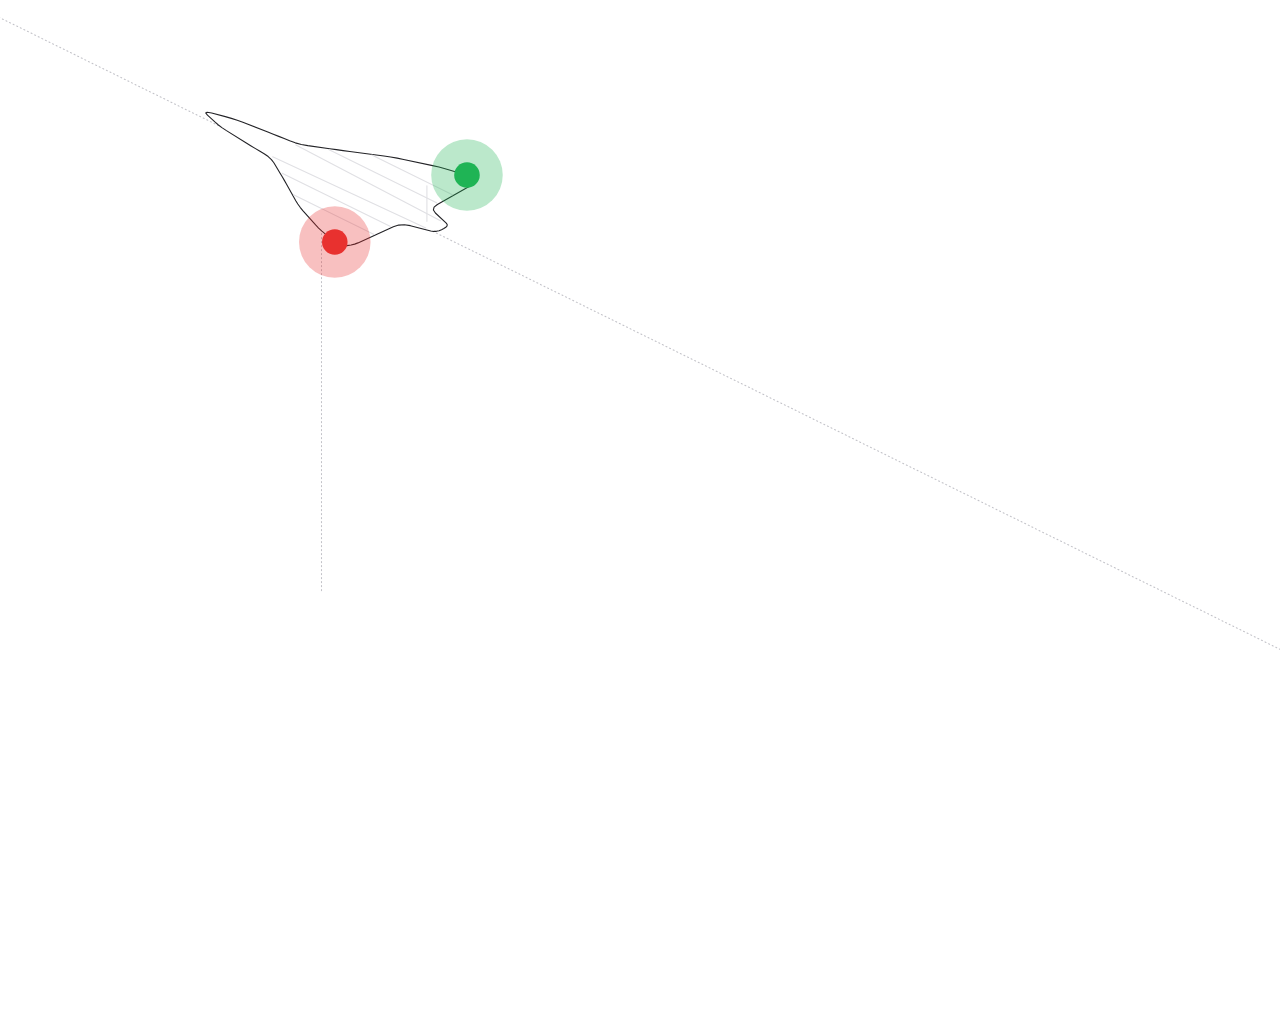
<file: stages/cruise.html>
<!doctype html><html lang="en"><head><meta charset="utf-8"><meta name="viewport" content="width=device-width,initial-scale=1"><title>cruise flight stage</title><style>:root{color-scheme:light;background:transparent}html[data-theme=dark]{color-scheme:dark}*{box-sizing:border-box}body{margin:0;background:transparent}#stage{width:100%;aspect-ratio:5/4;--hairline-stroke:1.1}</style></head><body><div id="stage"></div><script id="hl-kernel">
/* hairline kernel sha256:346b48bdef2cdfafd5343eba01494255cf75f9c078e6fcd1aafc62bab62980a1 */
/*
 * HL: everything a figure may call. Read this index; the code under it is the
 * package's src/core, unchanged, and a figure should not need to read it.
 *
 * Every figure is drawn in a 400 × 320 viewBox. World space is x/y on the
 * ground and z up. Plates are filled with the ground colour and painted back
 * to front, so a nearer one covers a farther one: append in that order. At
 * the default camera, Cam(45, 0.5, S), +x runs down to the right and +y down
 * to the left, so the corner with the largest x and y is nearest the viewer:
 * append by ascending x + y, from the far corner (smallest x and y) to it.
 *
 * Camera
 *   Cam(azDeg, k, S)                       a camera: azimuth in degrees, k = sin(elevation) (0.5 is the 2:1 view), S = scale
 *   fit(C, points, cx, cy)                 centres the box of [x, y, z] points on (cx, cy); call it once, before proj
 *                                          it only centres, it never scales: choose S by trying values, with the most extreme pose in points.
 *                                          The six figures use S 1.42 to 2.12; the boxes they fit come out 230 to 310 wide and 180 to 245 tall
 *   proj(C)                                returns P(x, y, z), which gives [sx, sy]
 *   unproj(C, sx, sy, z)                   the world [x, y] under a screen point, on the plane at height z
 *   facing(C)                              returns front(sample): whether a ring sample faces the camera
 * Rounded solids
 *   rrect(u0, v0, u1, v1, r, n)            a rounded rectangle, as a ring of samples {u, v, nu, nv}
 *   circ(R, n)                             a circle, as a ring
 *   rings(x0, y0, x1, y1, r, b)            [ring, inner]: a rounded footprint and its crease ring, inset by b
 *                                          r, the corner radius, is cut to half the shorter side. b, the crease's inset in world units
 *                                          (0.6 to 2.2 in the figures), must stay under half the shorter side or the crease turns inside out
 *   prism(P, front, ring, inner, z0, z1)   {sil, crease}: a solid standing from z0 to z1, as two path strings
 *   ringAt(P, ring, z)                     the ring's points, projected at height z
 *   run(ring, keep)                        the one cyclic run of samples that pass keep
 *   hull(points)                           the convex hull of screen points
 *   extremes(P, ring)                      [left, right, nearest] samples: where dashed drops fall from
 *   fillet(points, radii, n)               rounds every vertex of a closed polygon; returns the new points
 *                                          radii is an array, one radius per vertex, each cut to half its shorter edge; a single number gives NaN.
 *                                          n is the steps round each corner, default 4: each vertex becomes n + 1 points
 *   ghost(P, front, ring, z0, depth)       a reflection's path {d, y0, y1}; reflect() draws it for you
 * Paths and numbers
 *   poly(points)                           a closed path string
 *   open(points)                           an open polyline string
 *   seg(a, b)                              one segment between two screen points [sx, sy], as its own subpath; project world points with P first
 *   clamp(v, a, b)
 *   lerp(a, b, t)
 *   rad(deg)
 *   r2(n)                                  two decimals
 * The continuous clock: one spring per moving number
 *   spring(x, opts)                        at rest on x; write .t to retarget; opts {k, c, m, eps}, default k 100, c 18, m 1
 *   stepS(sp, dt)                          advances by dt seconds; returns whether it is still moving
 * The discrete clock: a 700ms tween on (.32, .72, 0, 1)
 *   tween(v, dur)                          at rest on v; dur defaults to 700 (ms)
 *   tset(tw, to, now, delay)               retargets from where it is, after delay ms: the stagger
 *                                          the same target again does nothing, so calling it on every pointer move is safe
 *   tval(tw, now)                          its value at now
 *   tdone(tw, now)                         whether it has landed
 *   bezier(x1, y1, x2, y2)                 a CSS cubic-bezier, as a function of progress
 *   EASE_LIFT                              the lift curve itself
 *   reducedMotion()                        true when the reader asked for less motion; springs and tweens already land at once
 *   setReducedMotion(on)                   the loop's business, not a figure's
 * Drawing
 *   mk(tag, attrs, parent)                 one svg element: the only way a figure makes a node
 *   solid(parent)                          {g, sil, cr}: a group holding a silhouette path and a crease path
 *   put(solid, paths)                      writes prism()'s {sil, crease} into solid()'s {sil, cr}: sil into sil, crease into cr
 *   flatDot(parent, C, r, cls)             a dot lying on the ground plane; cls is "dot", "dot m" or "dot off"
 *   place(el, point)                       moves a dot or a circle to [sx, sy]
 *   reflect(svg, parent, P, front, ring, z0, depth)   a fading mirror under a solid
 *   fade(svg, y0, y1, a0)                  a vertical fade, as a mask; returns the value for a mask attribute
 * Life
 *   register(stage, tick)                  joins the one frame loop; tick(dt in seconds, now in ms) returns true to ask for another frame; gives {wake, unregister}
 *   pointer(stage, handlers)               {move(point), down(point), leave()}, points in viewBox units; returns its disposer
 *   disposer()                             {add, on, dispose}: collects tear-down, so destroy is bag.dispose
 * The bench's business, not a figure's
 *   css(lightDark)
 *   inject(root)
 *   tour(stage, stops, onStop)             an unseen pointer that walks the stops, [x, y] in viewBox units or null to leave, and gives way to a real one; onStop(i) on each arrival; returns {stop}
 *   LAP                                    the default stops: a diamond around the centre, then a leave
 *
 * Classes, on path, polygon, ellipse and line. They are the whole palette; a
 * figure sets no colour, width or fill of its own.
 *     (none)   filled with the ground colour, medium stroke
 *     sil      the silhouette's stroke        hi    the bright stroke: the only highlight
 *     lo       the dim stroke                 nf    no fill        fo   fill only, no stroke
 *     dash     a dashed guide
 *     dot      a bright dot                   dot m   a medium dot     dot off   a dim dot
 */
var HL = (() => {
  var __defProp = Object.defineProperty;
  var __getOwnPropDesc = Object.getOwnPropertyDescriptor;
  var __getOwnPropNames = Object.getOwnPropertyNames;
  var __hasOwnProp = Object.prototype.hasOwnProperty;
  var __export = (target, all) => {
    for (var name in all)
      __defProp(target, name, { get: all[name], enumerable: true });
  };
  var __copyProps = (to, from, except, desc) => {
    if (from && typeof from === "object" || typeof from === "function") {
      for (let key of __getOwnPropNames(from))
        if (!__hasOwnProp.call(to, key) && key !== except)
          __defProp(to, key, { get: () => from[key], enumerable: !(desc = __getOwnPropDesc(from, key)) || desc.enumerable });
    }
    return to;
  };
  var __toCommonJS = (mod) => __copyProps(__defProp({}, "__esModule", { value: true }), mod);

  // packages/hairline/src/core/kernel.ts
  var kernel_exports = {};
  __export(kernel_exports, {
    Cam: () => Cam,
    EASE_LIFT: () => EASE_LIFT,
    LAP: () => LAP,
    bezier: () => bezier,
    circ: () => circ,
    clamp: () => clamp,
    css: () => css,
    disposer: () => disposer,
    extremes: () => extremes,
    facing: () => facing,
    fade: () => fade,
    fillet: () => fillet,
    fit: () => fit,
    flatDot: () => flatDot,
    ghost: () => ghost,
    hull: () => hull,
    inject: () => inject,
    lerp: () => lerp,
    mk: () => mk,
    open: () => open,
    place: () => place,
    pointer: () => pointer,
    poly: () => poly,
    prism: () => prism,
    proj: () => proj,
    put: () => put,
    r2: () => r2,
    rad: () => rad,
    reducedMotion: () => reducedMotion,
    reflect: () => reflect,
    register: () => register,
    ringAt: () => ringAt,
    rings: () => rings,
    rrect: () => rrect,
    run: () => run,
    seg: () => seg,
    setReducedMotion: () => setReducedMotion,
    solid: () => solid,
    spring: () => spring,
    stepS: () => stepS,
    tdone: () => tdone,
    tour: () => tour,
    tset: () => tset,
    tval: () => tval,
    tween: () => tween,
    unproj: () => unproj
  });

  // packages/hairline/src/core/iso.ts
  var clamp = (v, a, b) => Math.max(a, Math.min(b, v));
  var lerp = (a, b, t) => a + (b - a) * t;
  var rad = (d) => d * Math.PI / 180;
  var r2 = (n) => Math.round(n * 100) / 100;
  var poly = (pts) => "M" + pts.map((p) => r2(p[0]) + " " + r2(p[1])).join("L") + "Z";
  var seg = (a, b) => `M${r2(a[0])} ${r2(a[1])}L${r2(b[0])} ${r2(b[1])}`;
  var open = (pts) => pts.length < 2 ? "" : "M" + pts.map((p) => r2(p[0]) + " " + r2(p[1])).join("L");
  var Cam = (azDeg, k, S) => ({ az: rad(azDeg), k, S, ox: 0, oy: 0 });
  function proj(C) {
    const c = Math.cos(C.az), s = Math.sin(C.az), zf = Math.sqrt(1 - C.k * C.k);
    return (x, y, z) => {
      const X = x * c - y * s, Y = x * s + y * c;
      return [C.ox + C.S * X, C.oy + C.S * (Y * C.k - z * zf)];
    };
  }
  function unproj(C, sx, sy, z) {
    const c = Math.cos(C.az), s = Math.sin(C.az), zf = Math.sqrt(1 - C.k * C.k);
    const X = (sx - C.ox) / C.S, Y = ((sy - C.oy) / C.S + z * zf) / C.k;
    return [X * c + Y * s, -X * s + Y * c];
  }
  function fit(C, pts, cx, cy) {
    C.ox = 0;
    C.oy = 0;
    const P = proj(C);
    let a = 1e9, b = -1e9, c = 1e9, d = -1e9;
    for (const p of pts) {
      const q = P(p[0], p[1], p[2]);
      a = Math.min(a, q[0]);
      b = Math.max(b, q[0]);
      c = Math.min(c, q[1]);
      d = Math.max(d, q[1]);
    }
    C.ox = cx - (a + b) / 2;
    C.oy = cy - (c + d) / 2;
  }
  function rrect(u0, v0, u1, v1, r, n = 4) {
    r = Math.max(0, Math.min(r, (u1 - u0) / 2, (v1 - v0) / 2));
    const out = [];
    for (const [cu, cv, a0] of [[u1 - r, v1 - r, 0], [u0 + r, v1 - r, 90], [u0 + r, v0 + r, 180], [u1 - r, v0 + r, 270]])
      for (let k = 0; k <= n; k++) {
        const a = rad(a0 + 90 * k / n), ca = Math.cos(a), sa = Math.sin(a);
        out.push({ u: cu + r * ca, v: cv + r * sa, nu: ca, nv: sa });
      }
    return out;
  }
  function circ(R, n = 96) {
    const out = [];
    for (let k = 0; k < n; k++) {
      const a = k / n * Math.PI * 2, ca = Math.cos(a), sa = Math.sin(a);
      out.push({ u: R * ca, v: R * sa, nu: ca, nv: sa });
    }
    return out;
  }
  function hull(input) {
    const pts = input.slice().sort((a, b) => a[0] - b[0] || a[1] - b[1]);
    const x = (o, a, b) => (a[0] - o[0]) * (b[1] - o[1]) - (a[1] - o[1]) * (b[0] - o[0]);
    const lo = [], up = [];
    for (const p of pts) {
      while (lo.length > 1 && x(lo[lo.length - 2], lo[lo.length - 1], p) <= 0) lo.pop();
      lo.push(p);
    }
    for (let i = pts.length - 1; i >= 0; i--) {
      const p = pts[i];
      while (up.length > 1 && x(up[up.length - 2], up[up.length - 1], p) <= 0) up.pop();
      up.push(p);
    }
    lo.pop();
    up.pop();
    return lo.concat(up);
  }
  var ringAt = (P, ring, z) => ring.map((q) => P(q.u, q.v, z));
  var facing = (C) => {
    const s = Math.sin(C.az), c = Math.cos(C.az);
    return (q) => q.nu * s + q.nv * c >= -1e-6;
  };
  function run(ring, keep) {
    const n = ring.length;
    let s = -1;
    for (let i = 0; i < n; i++) if (keep(ring[i]) && !keep(ring[(i + n - 1) % n])) {
      s = i;
      break;
    }
    if (s < 0) return keep(ring[0]) ? ring.slice() : [];
    const out = [];
    for (let k = 0; k < n && keep(ring[(s + k) % n]); k++) out.push(ring[(s + k) % n]);
    return out;
  }
  function prism(P, front, ring, inner, z0, z1) {
    return {
      sil: poly(hull(ringAt(P, ring, z1).concat(ringAt(P, ring, z0)))),
      crease: inner ? open(ringAt(P, run(inner, front), z1)) : ""
    };
  }
  var rings = (x0, y0, x1, y1, r, b) => [
    rrect(x0, y0, x1, y1, r),
    rrect(x0 + b, y0 + b, x1 - b, y1 - b, Math.max(0.3, r - b))
  ];
  function extremes(P, ring) {
    const pr = ring.map((q) => P(q.u, q.v, 0));
    let a = 0, b = 0, c = 0;
    pr.forEach((p, k) => {
      if (p[0] < pr[a][0]) a = k;
      if (p[0] > pr[b][0]) b = k;
      if (p[1] > pr[c][1]) c = k;
    });
    return [ring[a], ring[b], ring[c]];
  }
  function fillet(pts, rs, n = 4) {
    const m = pts.length, out = [];
    for (let i = 0; i < m; i++) {
      const a = pts[(i + m - 1) % m], p = pts[i], b = pts[(i + 1) % m];
      const la = Math.hypot(a[0] - p[0], a[1] - p[1]), lb = Math.hypot(b[0] - p[0], b[1] - p[1]);
      const t = Math.min(rs[i], la / 2, lb / 2);
      const p1 = [p[0] + (a[0] - p[0]) / la * t, p[1] + (a[1] - p[1]) / la * t];
      const p2 = [p[0] + (b[0] - p[0]) / lb * t, p[1] + (b[1] - p[1]) / lb * t];
      for (let k = 0; k <= n; k++) {
        const s = k / n, w = 1 - s;
        out.push([w * w * p1[0] + 2 * w * s * p[0] + s * s * p2[0], w * w * p1[1] + 2 * w * s * p[1] + s * s * p2[1]]);
      }
    }
    return out;
  }
  function ghost(P, front, ring, z0, depth) {
    const f = run(ring, front), lowP = ringAt(P, f, z0 - depth);
    return {
      d: open(lowP) + [f[0], f[f.length - 1]].map((q) => seg(P(q.u, q.v, z0), P(q.u, q.v, z0 - depth))).join(""),
      y0: Math.min(...ringAt(P, f, z0).map((p) => p[1])),
      y1: Math.max(...lowP.map((p) => p[1])) + 2
    };
  }

  // packages/hairline/src/core/motion.ts
  var reduced = false;
  var setReducedMotion = (on) => {
    reduced = on;
  };
  var reducedMotion = () => reduced;
  function spring(x, o = {}) {
    return { x, v: 0, t: x, k: o.k ?? 100, c: o.c ?? 18, m: o.m ?? 1, eps: o.eps ?? 0.01 };
  }
  function stepS(sp, dt) {
    if (reduced) {
      sp.x = sp.t;
      sp.v = 0;
      return false;
    }
    const n = Math.max(1, Math.ceil(dt * 240)), h = dt / n;
    for (let i = 0; i < n; i++) {
      const a = (-sp.k * (sp.x - sp.t) - sp.c * sp.v) / sp.m;
      sp.v += a * h;
      sp.x += sp.v * h;
    }
    if (Math.abs(sp.x - sp.t) < sp.eps && Math.abs(sp.v) < sp.eps * 10) {
      sp.x = sp.t;
      sp.v = 0;
      return false;
    }
    return true;
  }
  function bezier(x1, y1, x2, y2) {
    const cx = 3 * x1, bx = 3 * (x2 - x1) - cx, ax = 1 - cx - bx;
    const cy = 3 * y1, by = 3 * (y2 - y1) - cy, ay = 1 - cy - by;
    const X = (u) => ((ax * u + bx) * u + cx) * u;
    const Y = (u) => ((ay * u + by) * u + cy) * u;
    const dX = (u) => (3 * ax * u + 2 * bx) * u + cx;
    return (t) => {
      if (t <= 0) return 0;
      if (t >= 1) return 1;
      let u = t;
      for (let i = 0; i < 8; i++) {
        const e = X(u) - t;
        if (Math.abs(e) < 1e-5) break;
        const d = dX(u);
        if (Math.abs(d) < 1e-6) break;
        u -= e / d;
      }
      if (!(u >= 0 && u <= 1) || Math.abs(X(u) - t) > 1e-4) {
        let lo = 0, hi = 1;
        u = t;
        for (let i = 0; i < 24; i++) {
          if (X(u) < t) lo = u;
          else hi = u;
          u = (lo + hi) / 2;
        }
      }
      return Y(u);
    };
  }
  var EASE_LIFT = bezier(0.32, 0.72, 0, 1);
  var tween = (v, dur = 700) => ({ from: v, to: v, t0: -1e9, dur });
  var tval = (tw, now) => {
    const p = clamp((now - tw.t0) / tw.dur, 0, 1);
    return tw.from + (tw.to - tw.from) * (reduced ? 1 : EASE_LIFT(p));
  };
  var tset = (tw, to, now, delay) => {
    if (tw.to === to) return;
    tw.from = tval(tw, now);
    tw.to = to;
    tw.t0 = now + delay;
  };
  var tdone = (tw, now) => reduced || now >= tw.t0 + tw.dur;

  // packages/hairline/src/core/stage.ts
  var NS = "http://www.w3.org/2000/svg";
  function mk(tag, attrs, parent) {
    const e = document.createElementNS(NS, tag);
    if (attrs) for (const k in attrs) e.setAttribute(k, String(attrs[k]));
    if (parent) parent.appendChild(e);
    return e;
  }
  function solid(parent) {
    const g = mk("g", {}, parent);
    return { g, sil: mk("path", { class: "sil" }, g), cr: mk("path", { class: "nf lo" }, g) };
  }
  var put = (el, s) => {
    el.sil.setAttribute("d", s.sil);
    el.cr.setAttribute("d", s.crease);
  };
  var flatDot = (parent, C, r, cls) => mk("ellipse", { rx: r2(r * C.S), ry: r2(r * C.S * C.k), class: cls }, parent);
  var place = (el, q) => {
    el.setAttribute("cx", String(r2(q[0])));
    el.setAttribute("cy", String(r2(q[1])));
  };
  var fid = 0;
  function fade(svg, y0, y1, a0 = 0.7) {
    const id = "hl-fd" + ++fid, defs = mk("defs", {}, svg);
    const lg = mk("linearGradient", { id: id + "g", gradientUnits: "userSpaceOnUse", x1: 0, y1: r2(y0), x2: 0, y2: r2(y1) }, defs);
    mk("stop", { offset: 0, "stop-color": "#fff", "stop-opacity": a0 }, lg);
    mk("stop", { offset: 1, "stop-color": "#fff", "stop-opacity": 0 }, lg);
    const m = mk("mask", { id, maskUnits: "userSpaceOnUse", x: 0, y: 0, width: 400, height: 320 }, defs);
    mk("rect", { x: 0, y: 0, width: 400, height: 320, fill: `url(#${id}g)` }, m);
    return `url(#${id})`;
  }
  function reflect(svg, parent, P, front, ring, z0, depth) {
    const r = ghost(P, front, ring, z0, depth);
    const gh = mk("g", { class: "ghost", mask: fade(svg, r.y0, r.y1) }, parent);
    mk("path", { d: r.d }, gh);
  }
  var boards = [];
  var byStage = /* @__PURE__ */ new Map();
  var raf = 0;
  var last = 0;
  var io = null;
  var rm = null;
  function frame() {
    const now = performance.now();
    const dt = Math.min(0.05, Math.max(0, (now - last) / 1e3));
    last = now;
    let any = false;
    for (const b of boards.slice()) if (b.vis && b.awake) {
      try {
        b.awake = !!b.tick(dt, now);
      } catch (err) {
        b.awake = false;
        setTimeout(() => {
          throw err;
        });
      }
      any = any || b.awake;
    }
    raf = any ? requestAnimationFrame(frame) : 0;
  }
  function wake(b) {
    b.awake = true;
    if (!raf) {
      last = performance.now();
      raf = requestAnimationFrame(frame);
    }
  }
  var onMotion = () => {
    setReducedMotion(!!rm?.matches);
    boards.forEach(wake);
  };
  function start() {
    if (io) return;
    io = new IntersectionObserver((es) => {
      for (const e of es) {
        const set = byStage.get(e.target);
        if (!set) continue;
        for (const b of set) {
          b.vis = e.isIntersecting;
          if (b.vis) wake(b);
        }
      }
    }, { rootMargin: "80px" });
    rm = matchMedia("(prefers-reduced-motion: reduce)");
    setReducedMotion(rm.matches);
    rm.addEventListener("change", onMotion);
  }
  function stop() {
    if (raf) cancelAnimationFrame(raf);
    raf = 0;
    io?.disconnect();
    io = null;
    rm?.removeEventListener("change", onMotion);
    rm = null;
  }
  function register(stage, tick) {
    start();
    const b = { stage, tick, vis: false, awake: true };
    boards.push(b);
    const peers = byStage.get(stage);
    if (peers) {
      for (const p of peers) b.vis = p.vis;
      peers.add(b);
      if (b.vis) wake(b);
    } else {
      byStage.set(stage, /* @__PURE__ */ new Set([b]));
      io.observe(stage);
    }
    tick(0, performance.now());
    let gone = false;
    return {
      wake: () => {
        if (!gone) wake(b);
      },
      unregister: () => {
        if (gone) return;
        gone = true;
        boards = boards.filter((x) => x !== b);
        const set = byStage.get(stage);
        if (set) {
          set.delete(b);
          if (!set.size) {
            byStage.delete(stage);
            io?.unobserve(stage);
          }
        }
        if (!boards.length) stop();
      }
    };
  }
  var handlers = /* @__PURE__ */ new WeakMap();
  var touring = /* @__PURE__ */ new WeakMap();
  function pointer(stage, on) {
    handlers.set(stage, on);
    let tm = 0;
    const pt = (e) => {
      const r = stage.getBoundingClientRect();
      return [(e.clientX - r.left) / r.width * 400, (e.clientY - r.top) / r.height * 320];
    };
    const move = (e) => {
      clearTimeout(tm);
      touring.get(stage)?.hold();
      on.move(pt(e), e);
    };
    const down = (e) => {
      clearTimeout(tm);
      touring.get(stage)?.hold();
      if (e.pointerType !== "mouse") stage.releasePointerCapture?.(e.pointerId);
      if (on.down) on.down(pt(e), e);
      else on.move(pt(e), e);
    };
    const leave = (e) => {
      clearTimeout(tm);
      tm = window.setTimeout(() => {
        on.leave(e);
        touring.get(stage)?.release();
      }, e.pointerType === "mouse" ? 0 : 1400);
    };
    stage.addEventListener("pointermove", move);
    stage.addEventListener("pointerdown", down);
    stage.addEventListener("pointerleave", leave);
    return () => {
      clearTimeout(tm);
      if (handlers.get(stage) === on) handlers.delete(stage);
      stage.removeEventListener("pointermove", move);
      stage.removeEventListener("pointerdown", down);
      stage.removeEventListener("pointerleave", leave);
    };
  }
  var LAP = [[128, 150], [200, 118], [272, 150], [200, 206], null];
  var TRAVEL = 900;
  var DWELL = 1200;
  var REST = 1800;
  var RESUME = 1200;
  var STAGGER = 450;
  var GHOST = { pointerType: "ghost" };
  var started = 0;
  function entry([x, y]) {
    const dx = x - 200, dy = y - 160;
    if (!dx && !dy) return [200, 320];
    const k = Math.min(dx ? (dx > 0 ? 200 : -200) / dx : Infinity, dy ? (dy > 0 ? 160 : -160) / dy : Infinity);
    return [200 + dx * k, 160 + dy * k];
  }
  function tour(stage, stops, onStop) {
    let i = 0;
    let wait = RESUME + STAGGER * (started++ % 4);
    let t = -1;
    let at = null;
    let origin = [200, 320];
    let hand = false, keys = stage.contains(stage.ownerDocument.activeElement);
    let gone = false;
    const leave = () => {
      at = null;
      t = -1;
      handlers.get(stage)?.leave(GHOST);
    };
    const tick = (dt) => {
      if (hand || keys || !stops.length) return false;
      if (reducedMotion()) {
        if (at) leave();
        return false;
      }
      if (wait > 0) {
        wait -= dt * 1e3;
        return true;
      }
      const stop2 = stops[i];
      if (stop2 === null) {
        if (at) leave();
        onStop?.(i);
        i = (i + 1) % stops.length;
        wait = REST;
        return true;
      }
      const h = handlers.get(stage);
      if (!h) return true;
      if (t < 0) {
        origin = at ?? entry(stop2);
        t = 0;
      }
      t = Math.min(TRAVEL, t + dt * 1e3);
      const k = EASE_LIFT(t / TRAVEL);
      at = [origin[0] + (stop2[0] - origin[0]) * k, origin[1] + (stop2[1] - origin[1]) * k];
      h.move(at, GHOST);
      if (t < TRAVEL) return true;
      onStop?.(i);
      i = (i + 1) % stops.length;
      t = -1;
      wait = DWELL;
      return true;
    };
    const take = () => {
      at = null;
      t = -1;
    };
    const give = () => {
      if (hand || keys) return;
      i = 0;
      t = -1;
      wait = RESUME;
      board.wake();
    };
    const me = {
      hold: () => {
        hand = true;
        take();
      },
      release: () => {
        if (!hand) return;
        hand = false;
        give();
      }
    };
    const focusIn = () => {
      keys = true;
      take();
    };
    const focusOut = (e) => {
      if (keys && !stage.contains(e.relatedTarget)) {
        keys = false;
        give();
      }
    };
    stage.addEventListener("focusin", focusIn);
    stage.addEventListener("focusout", focusOut);
    touring.set(stage, me);
    const board = register(stage, tick);
    return {
      stop: () => {
        if (gone) return;
        gone = true;
        board.unregister();
        stage.removeEventListener("focusin", focusIn);
        stage.removeEventListener("focusout", focusOut);
        if (touring.get(stage) === me) touring.delete(stage);
        if (at) leave();
      }
    };
  }
  function disposer() {
    let fns = [];
    return {
      add: (fn) => {
        fns.push(fn);
      },
      on: (target, type, fn, opts) => {
        const h = fn;
        target.addEventListener(type, h, opts);
        fns.push(() => target.removeEventListener(type, h, opts));
      },
      dispose: () => {
        const run2 = fns;
        fns = [];
        for (let i = run2.length - 1; i >= 0; i--) run2[i]();
      }
    };
  }

  // packages/hairline/src/core/styles.ts
  var LIGHT = { plate: "#ffffff", hi: "#232327", edge: "#a4a4ac", mid: "#c3c3c9", lo: "#e0e0e4" };
  var DARK = { plate: "#08090a", hi: "#d0d6e0", edge: "#5b5d64", mid: "#3e3e44", lo: "#29292d" };
  var KEYS = ["plate", "hi", "edge", "mid", "lo"];
  var vars = (p) => KEYS.map((k) => `--hl-${k}:var(--hairline-${k},${p[k]});`).join("");
  var EASE = "cubic-bezier(0.5,0,0.1,1)";
  var SVG = ":where([data-hairline]>svg)";
  function css(lightDark) {
    const both = Object.fromEntries(KEYS.map((k) => [k, `light-dark(${LIGHT[k]},${DARK[k]})`]));
    return [
      // the box, and the palette: light unless something below says otherwise
      `:where([data-hairline]){display:block;position:relative;aspect-ratio:5/4;touch-action:pan-y;user-select:none;-webkit-user-select:none;--hl-sw:var(--hairline-stroke,0.9);${vars(LIGHT)}}`,
      // the page's color-scheme
      lightDark ? `:where([data-hairline]){${vars(both)}}` : "",
      // an ancestor that says dark
      `:where(.dark,[data-theme="dark"]) :where([data-hairline]){${vars(DARK)}}`,
      // the figure's own theme option
      `:where([data-hairline][data-hairline-theme="light"]){${vars(LIGHT)}}`,
      `:where([data-hairline][data-hairline-theme="dark"]){${vars(DARK)}}`,
      `:where([data-hairline]:focus-visible){outline:1.5px solid var(--hl-hi);outline-offset:2px}`,
      `${SVG}{position:absolute;inset:0;width:100%;height:100%;display:block}`,
      // Riffle's live region: read, not seen
      `:where([data-hairline]>[data-hairline-live]){position:absolute;width:1px;height:1px;margin:-1px;padding:0;border:0;overflow:hidden;clip-path:inset(50%);white-space:nowrap}`,
      // the drawing: plates are filled with the plate colour and painted back to front
      `${SVG} :where(path,polygon,ellipse,line){fill:var(--hl-plate);stroke:var(--hl-mid);stroke-width:var(--hl-sw);vector-effect:non-scaling-stroke;stroke-linejoin:round;stroke-linecap:round;transition:stroke 260ms ${EASE}}`,
      `${SVG} :where(.nf){fill:none}`,
      `${SVG} :where(.fo){stroke:none}`,
      `${SVG} :where(.sil){stroke:var(--hl-edge)}`,
      `${SVG} :where(.hi){stroke:var(--hl-hi)}`,
      `${SVG} :where(.lo){stroke:var(--hl-lo)}`,
      `${SVG} :where(.dash){stroke-dasharray:1 3}`,
      `${SVG} :where(.dot){stroke:none;fill:var(--hl-hi);transition:fill 260ms ${EASE}}`,
      `${SVG} :where(.dot.m){fill:var(--hl-edge)}`,
      `${SVG} :where(.dot.off){fill:var(--hl-lo)}`,
      `${SVG} :where(.ghost path){fill:none;stroke:var(--hl-mid)}`
    ].join("");
  }
  var done = /* @__PURE__ */ new WeakSet();
  function inject(root) {
    if (done.has(root)) return;
    done.add(root);
    const doc = root.nodeType === 9 ? root : root.ownerDocument;
    const win = doc.defaultView;
    const text = css(!!win?.CSS?.supports?.("color", "light-dark(#000,#fff)"));
    if (win && "adoptedStyleSheets" in root) {
      try {
        const sheet = new win.CSSStyleSheet();
        sheet.replaceSync(text);
        root.adoptedStyleSheets = [...root.adoptedStyleSheets, sheet];
        return;
      } catch {
      }
    }
    const style = doc.createElement("style");
    style.setAttribute("data-hairline-style", "");
    style.textContent = text;
    (root.nodeType === 9 ? doc.head ?? doc.documentElement : root).appendChild(style);
  }
  return __toCommonJS(kernel_exports);
})();
/* /hairline kernel */
</script><script>
function theme(value){document.documentElement.dataset.theme=value;const stage=document.getElementById('stage');stage.setAttribute('data-hairline-theme',value)}
theme(new URLSearchParams(location.search).get('theme')==='dark'?'dark':'light');
addEventListener('message',e=>{if(e.source===parent&&e.origin===location.origin&&e.data?.type==='asrs-theme'&&['light','dark'].includes(e.data.theme))theme(e.data.theme)});
window.hairline=figure=>{
 HL.inject(document);const stage=document.getElementById('stage');stage.setAttribute('data-hairline',figure.name);stage.setAttribute('role','img');stage.setAttribute('aria-label',figure.means);
 const svg=HL.mk('svg',{viewBox:'0 0 400 320','aria-hidden':'true'},stage);
 const mq=matchMedia('(prefers-reduced-motion: reduce)');HL.setReducedMotion(mq.matches);
 figure.mount({stage,svg,read:{set textContent(value){}}},1);
 mq.addEventListener('change',()=>{HL.setReducedMotion(mq.matches);stage.dispatchEvent(new PointerEvent('pointermove',{pointerType:'mouse',clientX:0,clientY:0}))});
};
</script><script type="module" id="hl-figure">
/**
 * Concorde, one stage of the flight cycle up close: the same airport, lights and
 * afterburners as the full lap, zoomed to a single stage. The aircraft loops
 * through it; hover to slow time. Colour is a deliberate exception (see the lights).
 * The pattern: dilate time.
 */
const {
  Cam, clamp, facing, fillet, fit, lerp, open, place, poly, prism, proj, put, reducedMotion, rings, rrect, ringAt, seg, spring, stepS,
  disposer, mk, pointer, register, solid,
} = HL;
const SC = 1.5, BX = [30, 78, 126, 174, 222], RED = "#e8312f", GRN = "#1fb455", WARM = "#ffdf80", ORG = "#ff7a1a", HOT = "#ffe8b0";
/** A road through corners [x, y, speed, stage]: straights joined by smooth bends, as dense waypoints. */
function road(C, r = 14) {
  const out = [[C[0][0], C[0][1], 0, C[0][2], C[0][3]]], d = (p, q) => Math.hypot(q[0] - p[0], q[1] - p[1]);
  let cur = C[0], sp = C[0][2];
  const run = (to, v, st) => { const n = Math.max(1, Math.ceil(d(cur, to) / 4)); for (let k = 1; k <= n; k++) out.push([lerp(cur[0], to[0], k / n), lerp(cur[1], to[1], k / n), 0, lerp(sp, v, k / n), st]); cur = to; sp = v; };
  for (let i = 1; i < C.length; i++) {
    const p = C[i - 1], c = C[i], q = C[i + 1];
    if (!q) { run(c, c[2], c[3]); break; }
    const l1 = d(p, c) * (i > 1 ? 0.5 : 1), l2 = d(c, q) * (i < C.length - 2 ? 0.5 : 1), t = Math.min(r, l1, l2);
    const A = [c[0] + ((p[0] - c[0]) / d(p, c)) * t, c[1] + ((p[1] - c[1]) / d(p, c)) * t], B = [c[0] + ((q[0] - c[0]) / d(c, q)) * t, c[1] + ((q[1] - c[1]) / d(c, q)) * t];
    run(A, c[2], c[3]);
    for (let k = 1; k <= 8; k++) { const u = k / 8; out.push([(1 - u) ** 2 * A[0] + 2 * u * (1 - u) * c[0] + u * u * B[0], (1 - u) ** 2 * A[1] + 2 * u * (1 - u) * c[1] + u * u * B[1], 0, c[2], c[3]]); }
    cur = B;
  }
  return out;
}
/** Catmull-Rom samples through waypoints [x, y, height, speed, stage]: their times, and the heading at each (pushback faces backwards). */
function build(wp) {
  const n = wp.length, S = [], tc = [0], hd = [];
  for (let i = 0; i < n - 1; i++) {
    const a = wp[Math.max(i - 1, 0)], b = wp[i], c = wp[i + 1], d = wp[Math.min(i + 2, n - 1)], m = Math.max(2, Math.ceil(Math.hypot(c[0] - b[0], c[1] - b[1], c[2] - b[2]) / 3));
    for (let s = 0; s < m; s++) {
      const t = s / m, t2 = t * t, t3 = t2 * t;
      const q = [0, 1, 2, 3].map((k) => 0.5 * (2 * b[k] + (c[k] - a[k]) * t + (2 * a[k] - 5 * b[k] + 4 * c[k] - d[k]) * t2 + (3 * b[k] - a[k] - 3 * c[k] + d[k]) * t3));
      S.push([q[0], q[1], Math.max(q[2], 0), Math.max(q[3], 1), c[4]]);
    }
  }
  S.push(wp[n - 1].slice());
  for (let i = 1; i < S.length; i++) tc.push(tc[i - 1] + Math.hypot(S[i][0] - S[i - 1][0], S[i][1] - S[i - 1][1], S[i][2] - S[i - 1][2]) / ((S[i][3] + S[i - 1][3]) / 2));
  S.forEach((q, i) => {
    let j = Math.min(i + 2, S.length - 1);
    while (j > i && S[j][4] !== q[4]) j--;
    const [a, b] = j > i ? [q, S[j]] : [S[Math.max(i - 1, 0)], q];
    hd.push(Math.atan2(b[1] - a[1], b[0] - a[0]) + (q[4] === 1 ? Math.PI : 0));
  });
  return { S, tc, hd, T: tc[tc.length - 1] };
}
function at(R, t) {
  let i = 0;
  while (i < R.tc.length - 2 && R.tc[i + 1] <= t) i++;
  const a = R.S[i], b = R.S[i + 1], f = clamp((t - R.tc[i]) / (R.tc[i + 1] - R.tc[i]), 0, 1);
  return [lerp(a[0], b[0], f), lerp(a[1], b[1], f), lerp(a[2], b[2], f), a[4], R.hd[i]];
}
// A Concorde from above: u forward, v right. Needle nose, slender ogival delta wing, no tailplane; rounded once.
const HALF = [[9.6, 0], [7.6, 0.6], [4.6, 0.95], [3, 1.1], [0.8, 2.3], [-2, 3.9], [-4.8, 5], [-7, 5.5], [-7.4, 4.9], [-7.6, 1.2], [-9.7, 0.55], [-9.8, 0]];
const OUT = HALF.concat(HALF.slice(1, -1).reverse().map(([u, v]) => [u, -v]));
const SHAPE = fillet(OUT.map(([u, v]) => [u * SC, v * SC]), OUT.map(() => 0.9), 3);
const ss = (u) => { u = clamp(u, 0, 1); return u * u * (3 - 2 * u); };
const CFG = { big: 1.7, air: 1, nop: 1, tempo: 1.1, ab: 0, focus: [[70,-46,0],[210,-46,0],[210,-14,0],[70,-14,0],[70,-30,78],[210,-30,78]], route: [[300, -30, 70, 58, 0], [0, -28, 70, 58, 0]] };

function mount({ stage, svg, read }, value) {
  const bag = disposer();
  let V = value, wt = 0;
  const R = build(CFG.route), rate = spring(1), L = R.T + (CFG.dwell || 0), N = CFG.n || 1, tempo = CFG.tempo || 1;
  let tau = 0;
  // The camera: fit the stage's focus at unit scale, then zoom to fill the frame.
  const C1 = Cam(45, 0.5, 1);
  fit(C1, CFG.focus, 200, 166);
  const q1 = proj(C1), pp = CFG.focus.map(([x, y, z]) => q1(x, y, z)), xs = pp.map((a) => a[0]), ys = pp.map((a) => a[1]);
  const S = Math.min(350 / (Math.max(...xs) - Math.min(...xs)), 262 / (Math.max(...ys) - Math.min(...ys))), C = Cam(45, 0.5, S);
  fit(C, CFG.focus, 200, 166);
  const P = proj(C), front = facing(C), zk = Math.min(S, 3);
  // The still frame (and reduced motion) starts where the aircraft is nearest the middle of the frame.
  let bd = 1e9;
  for (let f = 0.08; f < 0.92; f += 0.02) { const c = at(R, Math.min(f * L, R.T)), a = P(c[0], c[1], c[2]), d = Math.hypot(a[0] - (CFG.cx || 200), a[1] - 166); if (d < bd) { bd = d; tau = f * L; } }

  // The ground, back to front: a plate, and on an airport plate the runways, the terminal and its bridges.
  const bx = R.S.map((q) => q[0]), by = R.S.map((q) => q[1]);
  const [x0, y0, x1, y1] = CFG.plate || (CFG.apt ? [0, 0, 274, 140] : [Math.min(...bx) - 18, Math.min(...by) - 18, Math.max(...bx) + 18, Math.max(...by) + 18]);
  const [fr, fi] = rings(x0, y0, x1, y1, 8, 1.8);
  if (!CFG.nop) put(solid(svg), prism(P, front, fr, fi, -2, 0));
  if (CFG.apt) {
    for (const y of CFG.rw || [102, 128]) mk("path", { class: "nf lo", d: poly(ringAt(P, rrect(CFG.rx || 6, y - 5, 262, y + 5, 4, 4), 0)) }, svg);
    const [tr, ti] = rings(4, 0, 270, 8, 2.5, 0.9);
    if (!CFG.noterm) put(solid(svg), prism(P, front, tr, ti, 0, 10));
    if (!CFG.noterm) mk("path", { class: "nf lo", d: (CFG.stands || BX).map((x) => seg(P(x, 8, 5), P(x, 12, 5)) + seg(P(x - 9, 24, 0), P(x + 9, 24, 0))).join("") }, svg);
  }
  const TK = CFG.track ? build(CFG.track) : R;
  if (CFG.sh) mk("path", { class: "nf lo", d: open(R.S.map((q) => P(q[0], q[1], 0))) }, svg);
  mk("path", { class: CFG.air ? "nf dash" : "nf lo", d: open(TK.S.map((q) => P(q[0], q[1], q[2]))) }, svg);

  const mkp = () => {
    const g = mk("g", {}, svg);
    return { g, ab: 0, drop: mk("path", { class: "nf dash" }, g), body: mk("path", { class: "sil" }, g), cr: mk("path", { class: "nf lo" }, g), fin: mk("path", { class: "nf lo" }, g),
      lt: [0, 1, 2].map(() => [mk("circle", { r: 0 }, g), mk("circle", { r: 0 }, g)]),
      fl: [0, 1, 2, 3].map(() => [[ORG, 6, 0.3], [ORG, 2, 1], [HOT, 0.9, 1]].map(([c, w, o]) => mk("path", { style: `fill:none;stroke:${c};stroke-width:${w}px;stroke-opacity:${o}` }, g))) };
  };
  const fixed = (CFG.fixed || []).map((f) => [mkp(), f]), movers = Array.from({ length: N }, mkp);

  /** One Concorde at (x, y, h) heading ang, scaled s; `hi` puts the bright stroke, the lights and the afterburners on it. */
  function draw(p, x, y, h, ang, s, hi, abT, dt) {
    const z = h + 1.2, cs = Math.cos(ang), sn = Math.sin(ang), pt = (u, v, dz = 0) => P(x + (u * cs - v * sn) * SC * s, y + (u * sn + v * cs) * SC * s, z + dz);
    p.body.setAttribute("d", poly(SHAPE.map(([u, v]) => P(x + u * s * cs - v * s * sn, y + u * s * sn + v * s * cs, z))));
    // the fuselage edges and the four engine nacelles, drawn inside the outline
    p.cr.setAttribute("d", s > 0.5 ? [[3, 0.95, -9, 0.6], [3, -0.95, -9, -0.6]].map(([a, b, c, d]) => seg(pt(a, b), pt(c, d))).join("") + [[-3.2, -0.9], [-1.9, 1.3], [1.9, 1.3], [3.2, -0.9]].map(([v, u]) => seg(pt(u, v), pt(-7.4, v))).join("") : "");
    p.fin.setAttribute("d", s > 0.5 ? seg(pt(-8.5, 0), pt(-8.5, 0, 6)) : "");
    p.drop.setAttribute("d", z > 5 ? seg(P(x, y, 0), P(x, y, z)) : "");
    p.body.classList.toggle("hi", hi);
    // Lights, by convention (a deliberate colour exception): red port, green starboard, warm strobes at the wing tips, red beacon; each with a soft glow.
    const sp = (wt % 1.1) / 1.1, strobe = !reducedMotion() && (sp < 0.08 || (sp > 0.2 && sp < 0.28)), rm = reducedMotion();
    const Ls = [[-6.4, -5.4, strobe ? WARM : RED, 1, 0], [-6.4, 5.4, strobe ? WARM : GRN, 1, 0], [1, 0, RED, rm || (wt * 0.8 + 0.4) % 1 < 0.16, 2.5]];
    p.lt.forEach(([halo, core], k) => { const [u, v, col, on, dz] = Ls[k], r = hi && on ? (col === WARM ? 1.5 : 1.1) * zk * s : 0; [[halo, r * 2.8, 0.3], [core, r, 1]].forEach(([el, rr, o]) => { place(el, pt(u, v, dz)); el.setAttribute("r", rr); el.setAttribute("fill", col); el.setAttribute("fill-opacity", o); }); });
    // Afterburners, four Olympus engines: a beam of flame from each nozzle, lit for the takeoff roll and climb.
    p.ab += (abT - p.ab) * Math.min(1, dt * 3);
    p.fl.forEach((f, k) => { const v = [-3.2, -1.9, 1.9, 3.2][k], len = hi && p.ab > 0.03 ? (7.5 + (rm ? 0 : 1.6 * Math.sin(wt * 37 + k * 1.9) + 0.6 * Math.sin(wt * 59 + k))) * p.ab * s : 0; f.forEach((el) => el.setAttribute("d", len ? seg(pt(-7.4, v), pt(-7.4 - len, v)) : "")); });
  }

  let painted=false;
  function frame(dt) {
    if(reducedMotion() && painted)return false;
    painted=true;
    const moving = stepS(rate, dt);
    wt += dt;
    if (!reducedMotion()) tau += dt * rate.x * tempo;
    fixed.forEach(([p, f]) => draw(p, f[0], f[1], 0, f[2], 1, false, 0, dt));
    movers.forEach((p, i) => {
      const tp = (tau + (i * L) / N) % L, c = at(R, Math.min(tp, R.T)), s = CFG.big || 1;
      draw(p, c[0], c[1], c[2], c[4], s, true, CFG.ab === "on" || (CFG.ab === "climb" && tp < R.T * 0.8) ? 1 : 0, dt);
    });
    return moving || !reducedMotion();
  }
  read.textContent = "cruise";
  frame(0);
  const B = register(stage, frame);
  bag.add(B.unregister);
  function aim(on) { rate.t = on ? V : 1; read.textContent = on ? "cruise" + " · slow" : "cruise"; B.wake(); }
  bag.add(pointer(stage, { move: () => aim(true), leave: () => aim(false) }));
  bag.add(() => svg.replaceChildren());
  return { set: (v) => { V = v; if (rate.t !== 1) rate.t = V; }, destroy: bag.dispose };
}

hairline({
  name: "concorde-cruise",
  means: "A Concorde at cruise altitude, straight and level, its drop line tracing the ground far below.",
  rules: [1, 5, 6, 8],
  range: [0.5, 0.25, 0.08],
  tour: [[200, 166], [290, 230], [110, 110], null],
  mount,
});
</script></body></html>
</file>
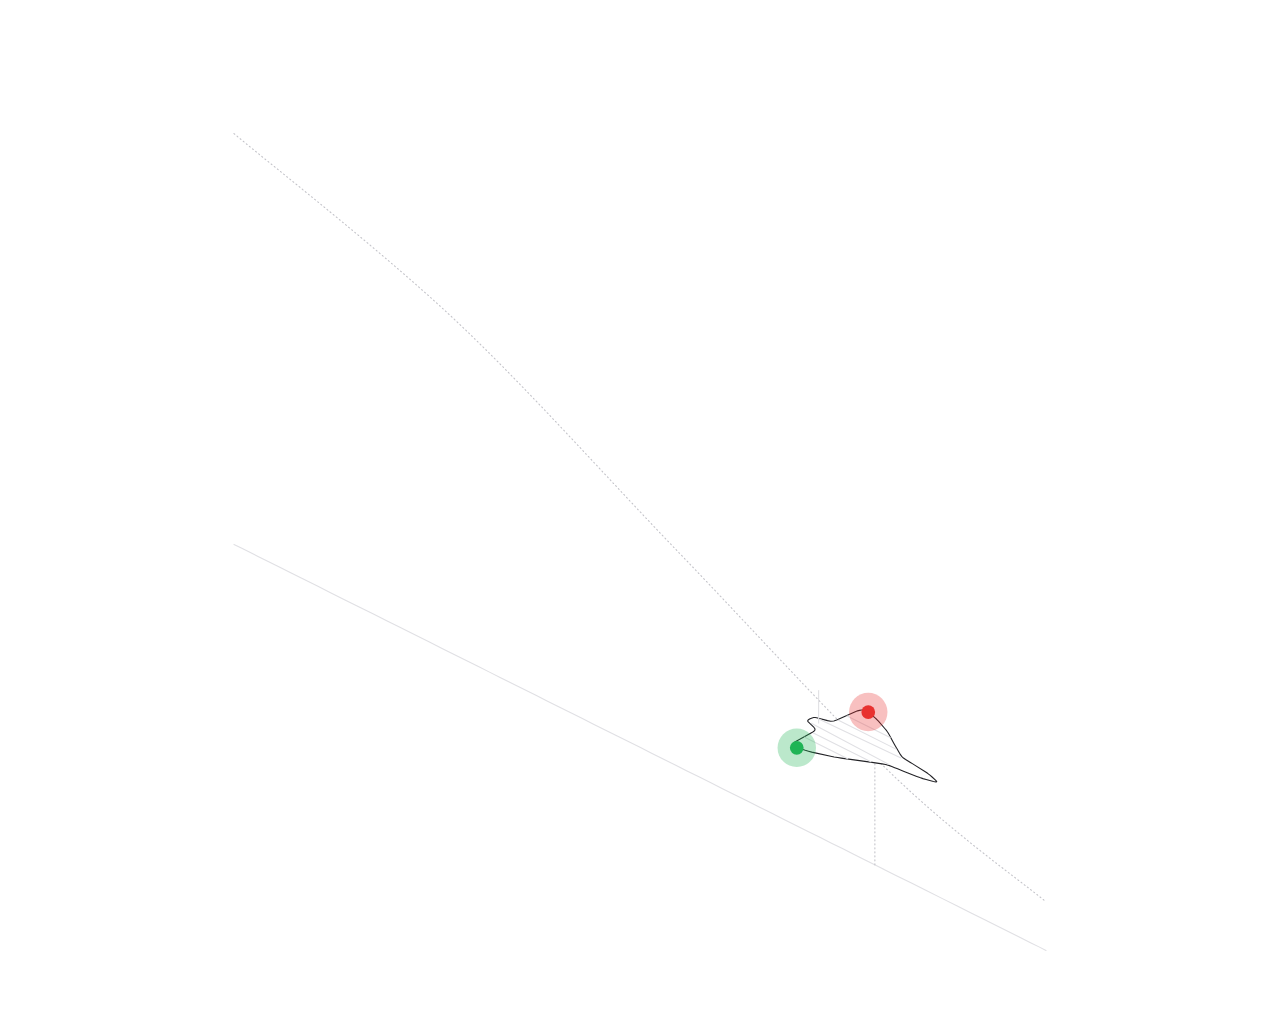
<file: stages/descent.html>
<!doctype html><html lang="en"><head><meta charset="utf-8"><meta name="viewport" content="width=device-width,initial-scale=1"><title>descent flight stage</title><style>:root{color-scheme:light;background:transparent}html[data-theme=dark]{color-scheme:dark}*{box-sizing:border-box}body{margin:0;background:transparent}#stage{width:100%;aspect-ratio:5/4;--hairline-stroke:1.1}</style></head><body><div id="stage"></div><script id="hl-kernel">
/* hairline kernel sha256:346b48bdef2cdfafd5343eba01494255cf75f9c078e6fcd1aafc62bab62980a1 */
/*
 * HL: everything a figure may call. Read this index; the code under it is the
 * package's src/core, unchanged, and a figure should not need to read it.
 *
 * Every figure is drawn in a 400 × 320 viewBox. World space is x/y on the
 * ground and z up. Plates are filled with the ground colour and painted back
 * to front, so a nearer one covers a farther one: append in that order. At
 * the default camera, Cam(45, 0.5, S), +x runs down to the right and +y down
 * to the left, so the corner with the largest x and y is nearest the viewer:
 * append by ascending x + y, from the far corner (smallest x and y) to it.
 *
 * Camera
 *   Cam(azDeg, k, S)                       a camera: azimuth in degrees, k = sin(elevation) (0.5 is the 2:1 view), S = scale
 *   fit(C, points, cx, cy)                 centres the box of [x, y, z] points on (cx, cy); call it once, before proj
 *                                          it only centres, it never scales: choose S by trying values, with the most extreme pose in points.
 *                                          The six figures use S 1.42 to 2.12; the boxes they fit come out 230 to 310 wide and 180 to 245 tall
 *   proj(C)                                returns P(x, y, z), which gives [sx, sy]
 *   unproj(C, sx, sy, z)                   the world [x, y] under a screen point, on the plane at height z
 *   facing(C)                              returns front(sample): whether a ring sample faces the camera
 * Rounded solids
 *   rrect(u0, v0, u1, v1, r, n)            a rounded rectangle, as a ring of samples {u, v, nu, nv}
 *   circ(R, n)                             a circle, as a ring
 *   rings(x0, y0, x1, y1, r, b)            [ring, inner]: a rounded footprint and its crease ring, inset by b
 *                                          r, the corner radius, is cut to half the shorter side. b, the crease's inset in world units
 *                                          (0.6 to 2.2 in the figures), must stay under half the shorter side or the crease turns inside out
 *   prism(P, front, ring, inner, z0, z1)   {sil, crease}: a solid standing from z0 to z1, as two path strings
 *   ringAt(P, ring, z)                     the ring's points, projected at height z
 *   run(ring, keep)                        the one cyclic run of samples that pass keep
 *   hull(points)                           the convex hull of screen points
 *   extremes(P, ring)                      [left, right, nearest] samples: where dashed drops fall from
 *   fillet(points, radii, n)               rounds every vertex of a closed polygon; returns the new points
 *                                          radii is an array, one radius per vertex, each cut to half its shorter edge; a single number gives NaN.
 *                                          n is the steps round each corner, default 4: each vertex becomes n + 1 points
 *   ghost(P, front, ring, z0, depth)       a reflection's path {d, y0, y1}; reflect() draws it for you
 * Paths and numbers
 *   poly(points)                           a closed path string
 *   open(points)                           an open polyline string
 *   seg(a, b)                              one segment between two screen points [sx, sy], as its own subpath; project world points with P first
 *   clamp(v, a, b)
 *   lerp(a, b, t)
 *   rad(deg)
 *   r2(n)                                  two decimals
 * The continuous clock: one spring per moving number
 *   spring(x, opts)                        at rest on x; write .t to retarget; opts {k, c, m, eps}, default k 100, c 18, m 1
 *   stepS(sp, dt)                          advances by dt seconds; returns whether it is still moving
 * The discrete clock: a 700ms tween on (.32, .72, 0, 1)
 *   tween(v, dur)                          at rest on v; dur defaults to 700 (ms)
 *   tset(tw, to, now, delay)               retargets from where it is, after delay ms: the stagger
 *                                          the same target again does nothing, so calling it on every pointer move is safe
 *   tval(tw, now)                          its value at now
 *   tdone(tw, now)                         whether it has landed
 *   bezier(x1, y1, x2, y2)                 a CSS cubic-bezier, as a function of progress
 *   EASE_LIFT                              the lift curve itself
 *   reducedMotion()                        true when the reader asked for less motion; springs and tweens already land at once
 *   setReducedMotion(on)                   the loop's business, not a figure's
 * Drawing
 *   mk(tag, attrs, parent)                 one svg element: the only way a figure makes a node
 *   solid(parent)                          {g, sil, cr}: a group holding a silhouette path and a crease path
 *   put(solid, paths)                      writes prism()'s {sil, crease} into solid()'s {sil, cr}: sil into sil, crease into cr
 *   flatDot(parent, C, r, cls)             a dot lying on the ground plane; cls is "dot", "dot m" or "dot off"
 *   place(el, point)                       moves a dot or a circle to [sx, sy]
 *   reflect(svg, parent, P, front, ring, z0, depth)   a fading mirror under a solid
 *   fade(svg, y0, y1, a0)                  a vertical fade, as a mask; returns the value for a mask attribute
 * Life
 *   register(stage, tick)                  joins the one frame loop; tick(dt in seconds, now in ms) returns true to ask for another frame; gives {wake, unregister}
 *   pointer(stage, handlers)               {move(point), down(point), leave()}, points in viewBox units; returns its disposer
 *   disposer()                             {add, on, dispose}: collects tear-down, so destroy is bag.dispose
 * The bench's business, not a figure's
 *   css(lightDark)
 *   inject(root)
 *   tour(stage, stops, onStop)             an unseen pointer that walks the stops, [x, y] in viewBox units or null to leave, and gives way to a real one; onStop(i) on each arrival; returns {stop}
 *   LAP                                    the default stops: a diamond around the centre, then a leave
 *
 * Classes, on path, polygon, ellipse and line. They are the whole palette; a
 * figure sets no colour, width or fill of its own.
 *     (none)   filled with the ground colour, medium stroke
 *     sil      the silhouette's stroke        hi    the bright stroke: the only highlight
 *     lo       the dim stroke                 nf    no fill        fo   fill only, no stroke
 *     dash     a dashed guide
 *     dot      a bright dot                   dot m   a medium dot     dot off   a dim dot
 */
var HL = (() => {
  var __defProp = Object.defineProperty;
  var __getOwnPropDesc = Object.getOwnPropertyDescriptor;
  var __getOwnPropNames = Object.getOwnPropertyNames;
  var __hasOwnProp = Object.prototype.hasOwnProperty;
  var __export = (target, all) => {
    for (var name in all)
      __defProp(target, name, { get: all[name], enumerable: true });
  };
  var __copyProps = (to, from, except, desc) => {
    if (from && typeof from === "object" || typeof from === "function") {
      for (let key of __getOwnPropNames(from))
        if (!__hasOwnProp.call(to, key) && key !== except)
          __defProp(to, key, { get: () => from[key], enumerable: !(desc = __getOwnPropDesc(from, key)) || desc.enumerable });
    }
    return to;
  };
  var __toCommonJS = (mod) => __copyProps(__defProp({}, "__esModule", { value: true }), mod);

  // packages/hairline/src/core/kernel.ts
  var kernel_exports = {};
  __export(kernel_exports, {
    Cam: () => Cam,
    EASE_LIFT: () => EASE_LIFT,
    LAP: () => LAP,
    bezier: () => bezier,
    circ: () => circ,
    clamp: () => clamp,
    css: () => css,
    disposer: () => disposer,
    extremes: () => extremes,
    facing: () => facing,
    fade: () => fade,
    fillet: () => fillet,
    fit: () => fit,
    flatDot: () => flatDot,
    ghost: () => ghost,
    hull: () => hull,
    inject: () => inject,
    lerp: () => lerp,
    mk: () => mk,
    open: () => open,
    place: () => place,
    pointer: () => pointer,
    poly: () => poly,
    prism: () => prism,
    proj: () => proj,
    put: () => put,
    r2: () => r2,
    rad: () => rad,
    reducedMotion: () => reducedMotion,
    reflect: () => reflect,
    register: () => register,
    ringAt: () => ringAt,
    rings: () => rings,
    rrect: () => rrect,
    run: () => run,
    seg: () => seg,
    setReducedMotion: () => setReducedMotion,
    solid: () => solid,
    spring: () => spring,
    stepS: () => stepS,
    tdone: () => tdone,
    tour: () => tour,
    tset: () => tset,
    tval: () => tval,
    tween: () => tween,
    unproj: () => unproj
  });

  // packages/hairline/src/core/iso.ts
  var clamp = (v, a, b) => Math.max(a, Math.min(b, v));
  var lerp = (a, b, t) => a + (b - a) * t;
  var rad = (d) => d * Math.PI / 180;
  var r2 = (n) => Math.round(n * 100) / 100;
  var poly = (pts) => "M" + pts.map((p) => r2(p[0]) + " " + r2(p[1])).join("L") + "Z";
  var seg = (a, b) => `M${r2(a[0])} ${r2(a[1])}L${r2(b[0])} ${r2(b[1])}`;
  var open = (pts) => pts.length < 2 ? "" : "M" + pts.map((p) => r2(p[0]) + " " + r2(p[1])).join("L");
  var Cam = (azDeg, k, S) => ({ az: rad(azDeg), k, S, ox: 0, oy: 0 });
  function proj(C) {
    const c = Math.cos(C.az), s = Math.sin(C.az), zf = Math.sqrt(1 - C.k * C.k);
    return (x, y, z) => {
      const X = x * c - y * s, Y = x * s + y * c;
      return [C.ox + C.S * X, C.oy + C.S * (Y * C.k - z * zf)];
    };
  }
  function unproj(C, sx, sy, z) {
    const c = Math.cos(C.az), s = Math.sin(C.az), zf = Math.sqrt(1 - C.k * C.k);
    const X = (sx - C.ox) / C.S, Y = ((sy - C.oy) / C.S + z * zf) / C.k;
    return [X * c + Y * s, -X * s + Y * c];
  }
  function fit(C, pts, cx, cy) {
    C.ox = 0;
    C.oy = 0;
    const P = proj(C);
    let a = 1e9, b = -1e9, c = 1e9, d = -1e9;
    for (const p of pts) {
      const q = P(p[0], p[1], p[2]);
      a = Math.min(a, q[0]);
      b = Math.max(b, q[0]);
      c = Math.min(c, q[1]);
      d = Math.max(d, q[1]);
    }
    C.ox = cx - (a + b) / 2;
    C.oy = cy - (c + d) / 2;
  }
  function rrect(u0, v0, u1, v1, r, n = 4) {
    r = Math.max(0, Math.min(r, (u1 - u0) / 2, (v1 - v0) / 2));
    const out = [];
    for (const [cu, cv, a0] of [[u1 - r, v1 - r, 0], [u0 + r, v1 - r, 90], [u0 + r, v0 + r, 180], [u1 - r, v0 + r, 270]])
      for (let k = 0; k <= n; k++) {
        const a = rad(a0 + 90 * k / n), ca = Math.cos(a), sa = Math.sin(a);
        out.push({ u: cu + r * ca, v: cv + r * sa, nu: ca, nv: sa });
      }
    return out;
  }
  function circ(R, n = 96) {
    const out = [];
    for (let k = 0; k < n; k++) {
      const a = k / n * Math.PI * 2, ca = Math.cos(a), sa = Math.sin(a);
      out.push({ u: R * ca, v: R * sa, nu: ca, nv: sa });
    }
    return out;
  }
  function hull(input) {
    const pts = input.slice().sort((a, b) => a[0] - b[0] || a[1] - b[1]);
    const x = (o, a, b) => (a[0] - o[0]) * (b[1] - o[1]) - (a[1] - o[1]) * (b[0] - o[0]);
    const lo = [], up = [];
    for (const p of pts) {
      while (lo.length > 1 && x(lo[lo.length - 2], lo[lo.length - 1], p) <= 0) lo.pop();
      lo.push(p);
    }
    for (let i = pts.length - 1; i >= 0; i--) {
      const p = pts[i];
      while (up.length > 1 && x(up[up.length - 2], up[up.length - 1], p) <= 0) up.pop();
      up.push(p);
    }
    lo.pop();
    up.pop();
    return lo.concat(up);
  }
  var ringAt = (P, ring, z) => ring.map((q) => P(q.u, q.v, z));
  var facing = (C) => {
    const s = Math.sin(C.az), c = Math.cos(C.az);
    return (q) => q.nu * s + q.nv * c >= -1e-6;
  };
  function run(ring, keep) {
    const n = ring.length;
    let s = -1;
    for (let i = 0; i < n; i++) if (keep(ring[i]) && !keep(ring[(i + n - 1) % n])) {
      s = i;
      break;
    }
    if (s < 0) return keep(ring[0]) ? ring.slice() : [];
    const out = [];
    for (let k = 0; k < n && keep(ring[(s + k) % n]); k++) out.push(ring[(s + k) % n]);
    return out;
  }
  function prism(P, front, ring, inner, z0, z1) {
    return {
      sil: poly(hull(ringAt(P, ring, z1).concat(ringAt(P, ring, z0)))),
      crease: inner ? open(ringAt(P, run(inner, front), z1)) : ""
    };
  }
  var rings = (x0, y0, x1, y1, r, b) => [
    rrect(x0, y0, x1, y1, r),
    rrect(x0 + b, y0 + b, x1 - b, y1 - b, Math.max(0.3, r - b))
  ];
  function extremes(P, ring) {
    const pr = ring.map((q) => P(q.u, q.v, 0));
    let a = 0, b = 0, c = 0;
    pr.forEach((p, k) => {
      if (p[0] < pr[a][0]) a = k;
      if (p[0] > pr[b][0]) b = k;
      if (p[1] > pr[c][1]) c = k;
    });
    return [ring[a], ring[b], ring[c]];
  }
  function fillet(pts, rs, n = 4) {
    const m = pts.length, out = [];
    for (let i = 0; i < m; i++) {
      const a = pts[(i + m - 1) % m], p = pts[i], b = pts[(i + 1) % m];
      const la = Math.hypot(a[0] - p[0], a[1] - p[1]), lb = Math.hypot(b[0] - p[0], b[1] - p[1]);
      const t = Math.min(rs[i], la / 2, lb / 2);
      const p1 = [p[0] + (a[0] - p[0]) / la * t, p[1] + (a[1] - p[1]) / la * t];
      const p2 = [p[0] + (b[0] - p[0]) / lb * t, p[1] + (b[1] - p[1]) / lb * t];
      for (let k = 0; k <= n; k++) {
        const s = k / n, w = 1 - s;
        out.push([w * w * p1[0] + 2 * w * s * p[0] + s * s * p2[0], w * w * p1[1] + 2 * w * s * p[1] + s * s * p2[1]]);
      }
    }
    return out;
  }
  function ghost(P, front, ring, z0, depth) {
    const f = run(ring, front), lowP = ringAt(P, f, z0 - depth);
    return {
      d: open(lowP) + [f[0], f[f.length - 1]].map((q) => seg(P(q.u, q.v, z0), P(q.u, q.v, z0 - depth))).join(""),
      y0: Math.min(...ringAt(P, f, z0).map((p) => p[1])),
      y1: Math.max(...lowP.map((p) => p[1])) + 2
    };
  }

  // packages/hairline/src/core/motion.ts
  var reduced = false;
  var setReducedMotion = (on) => {
    reduced = on;
  };
  var reducedMotion = () => reduced;
  function spring(x, o = {}) {
    return { x, v: 0, t: x, k: o.k ?? 100, c: o.c ?? 18, m: o.m ?? 1, eps: o.eps ?? 0.01 };
  }
  function stepS(sp, dt) {
    if (reduced) {
      sp.x = sp.t;
      sp.v = 0;
      return false;
    }
    const n = Math.max(1, Math.ceil(dt * 240)), h = dt / n;
    for (let i = 0; i < n; i++) {
      const a = (-sp.k * (sp.x - sp.t) - sp.c * sp.v) / sp.m;
      sp.v += a * h;
      sp.x += sp.v * h;
    }
    if (Math.abs(sp.x - sp.t) < sp.eps && Math.abs(sp.v) < sp.eps * 10) {
      sp.x = sp.t;
      sp.v = 0;
      return false;
    }
    return true;
  }
  function bezier(x1, y1, x2, y2) {
    const cx = 3 * x1, bx = 3 * (x2 - x1) - cx, ax = 1 - cx - bx;
    const cy = 3 * y1, by = 3 * (y2 - y1) - cy, ay = 1 - cy - by;
    const X = (u) => ((ax * u + bx) * u + cx) * u;
    const Y = (u) => ((ay * u + by) * u + cy) * u;
    const dX = (u) => (3 * ax * u + 2 * bx) * u + cx;
    return (t) => {
      if (t <= 0) return 0;
      if (t >= 1) return 1;
      let u = t;
      for (let i = 0; i < 8; i++) {
        const e = X(u) - t;
        if (Math.abs(e) < 1e-5) break;
        const d = dX(u);
        if (Math.abs(d) < 1e-6) break;
        u -= e / d;
      }
      if (!(u >= 0 && u <= 1) || Math.abs(X(u) - t) > 1e-4) {
        let lo = 0, hi = 1;
        u = t;
        for (let i = 0; i < 24; i++) {
          if (X(u) < t) lo = u;
          else hi = u;
          u = (lo + hi) / 2;
        }
      }
      return Y(u);
    };
  }
  var EASE_LIFT = bezier(0.32, 0.72, 0, 1);
  var tween = (v, dur = 700) => ({ from: v, to: v, t0: -1e9, dur });
  var tval = (tw, now) => {
    const p = clamp((now - tw.t0) / tw.dur, 0, 1);
    return tw.from + (tw.to - tw.from) * (reduced ? 1 : EASE_LIFT(p));
  };
  var tset = (tw, to, now, delay) => {
    if (tw.to === to) return;
    tw.from = tval(tw, now);
    tw.to = to;
    tw.t0 = now + delay;
  };
  var tdone = (tw, now) => reduced || now >= tw.t0 + tw.dur;

  // packages/hairline/src/core/stage.ts
  var NS = "http://www.w3.org/2000/svg";
  function mk(tag, attrs, parent) {
    const e = document.createElementNS(NS, tag);
    if (attrs) for (const k in attrs) e.setAttribute(k, String(attrs[k]));
    if (parent) parent.appendChild(e);
    return e;
  }
  function solid(parent) {
    const g = mk("g", {}, parent);
    return { g, sil: mk("path", { class: "sil" }, g), cr: mk("path", { class: "nf lo" }, g) };
  }
  var put = (el, s) => {
    el.sil.setAttribute("d", s.sil);
    el.cr.setAttribute("d", s.crease);
  };
  var flatDot = (parent, C, r, cls) => mk("ellipse", { rx: r2(r * C.S), ry: r2(r * C.S * C.k), class: cls }, parent);
  var place = (el, q) => {
    el.setAttribute("cx", String(r2(q[0])));
    el.setAttribute("cy", String(r2(q[1])));
  };
  var fid = 0;
  function fade(svg, y0, y1, a0 = 0.7) {
    const id = "hl-fd" + ++fid, defs = mk("defs", {}, svg);
    const lg = mk("linearGradient", { id: id + "g", gradientUnits: "userSpaceOnUse", x1: 0, y1: r2(y0), x2: 0, y2: r2(y1) }, defs);
    mk("stop", { offset: 0, "stop-color": "#fff", "stop-opacity": a0 }, lg);
    mk("stop", { offset: 1, "stop-color": "#fff", "stop-opacity": 0 }, lg);
    const m = mk("mask", { id, maskUnits: "userSpaceOnUse", x: 0, y: 0, width: 400, height: 320 }, defs);
    mk("rect", { x: 0, y: 0, width: 400, height: 320, fill: `url(#${id}g)` }, m);
    return `url(#${id})`;
  }
  function reflect(svg, parent, P, front, ring, z0, depth) {
    const r = ghost(P, front, ring, z0, depth);
    const gh = mk("g", { class: "ghost", mask: fade(svg, r.y0, r.y1) }, parent);
    mk("path", { d: r.d }, gh);
  }
  var boards = [];
  var byStage = /* @__PURE__ */ new Map();
  var raf = 0;
  var last = 0;
  var io = null;
  var rm = null;
  function frame() {
    const now = performance.now();
    const dt = Math.min(0.05, Math.max(0, (now - last) / 1e3));
    last = now;
    let any = false;
    for (const b of boards.slice()) if (b.vis && b.awake) {
      try {
        b.awake = !!b.tick(dt, now);
      } catch (err) {
        b.awake = false;
        setTimeout(() => {
          throw err;
        });
      }
      any = any || b.awake;
    }
    raf = any ? requestAnimationFrame(frame) : 0;
  }
  function wake(b) {
    b.awake = true;
    if (!raf) {
      last = performance.now();
      raf = requestAnimationFrame(frame);
    }
  }
  var onMotion = () => {
    setReducedMotion(!!rm?.matches);
    boards.forEach(wake);
  };
  function start() {
    if (io) return;
    io = new IntersectionObserver((es) => {
      for (const e of es) {
        const set = byStage.get(e.target);
        if (!set) continue;
        for (const b of set) {
          b.vis = e.isIntersecting;
          if (b.vis) wake(b);
        }
      }
    }, { rootMargin: "80px" });
    rm = matchMedia("(prefers-reduced-motion: reduce)");
    setReducedMotion(rm.matches);
    rm.addEventListener("change", onMotion);
  }
  function stop() {
    if (raf) cancelAnimationFrame(raf);
    raf = 0;
    io?.disconnect();
    io = null;
    rm?.removeEventListener("change", onMotion);
    rm = null;
  }
  function register(stage, tick) {
    start();
    const b = { stage, tick, vis: false, awake: true };
    boards.push(b);
    const peers = byStage.get(stage);
    if (peers) {
      for (const p of peers) b.vis = p.vis;
      peers.add(b);
      if (b.vis) wake(b);
    } else {
      byStage.set(stage, /* @__PURE__ */ new Set([b]));
      io.observe(stage);
    }
    tick(0, performance.now());
    let gone = false;
    return {
      wake: () => {
        if (!gone) wake(b);
      },
      unregister: () => {
        if (gone) return;
        gone = true;
        boards = boards.filter((x) => x !== b);
        const set = byStage.get(stage);
        if (set) {
          set.delete(b);
          if (!set.size) {
            byStage.delete(stage);
            io?.unobserve(stage);
          }
        }
        if (!boards.length) stop();
      }
    };
  }
  var handlers = /* @__PURE__ */ new WeakMap();
  var touring = /* @__PURE__ */ new WeakMap();
  function pointer(stage, on) {
    handlers.set(stage, on);
    let tm = 0;
    const pt = (e) => {
      const r = stage.getBoundingClientRect();
      return [(e.clientX - r.left) / r.width * 400, (e.clientY - r.top) / r.height * 320];
    };
    const move = (e) => {
      clearTimeout(tm);
      touring.get(stage)?.hold();
      on.move(pt(e), e);
    };
    const down = (e) => {
      clearTimeout(tm);
      touring.get(stage)?.hold();
      if (e.pointerType !== "mouse") stage.releasePointerCapture?.(e.pointerId);
      if (on.down) on.down(pt(e), e);
      else on.move(pt(e), e);
    };
    const leave = (e) => {
      clearTimeout(tm);
      tm = window.setTimeout(() => {
        on.leave(e);
        touring.get(stage)?.release();
      }, e.pointerType === "mouse" ? 0 : 1400);
    };
    stage.addEventListener("pointermove", move);
    stage.addEventListener("pointerdown", down);
    stage.addEventListener("pointerleave", leave);
    return () => {
      clearTimeout(tm);
      if (handlers.get(stage) === on) handlers.delete(stage);
      stage.removeEventListener("pointermove", move);
      stage.removeEventListener("pointerdown", down);
      stage.removeEventListener("pointerleave", leave);
    };
  }
  var LAP = [[128, 150], [200, 118], [272, 150], [200, 206], null];
  var TRAVEL = 900;
  var DWELL = 1200;
  var REST = 1800;
  var RESUME = 1200;
  var STAGGER = 450;
  var GHOST = { pointerType: "ghost" };
  var started = 0;
  function entry([x, y]) {
    const dx = x - 200, dy = y - 160;
    if (!dx && !dy) return [200, 320];
    const k = Math.min(dx ? (dx > 0 ? 200 : -200) / dx : Infinity, dy ? (dy > 0 ? 160 : -160) / dy : Infinity);
    return [200 + dx * k, 160 + dy * k];
  }
  function tour(stage, stops, onStop) {
    let i = 0;
    let wait = RESUME + STAGGER * (started++ % 4);
    let t = -1;
    let at = null;
    let origin = [200, 320];
    let hand = false, keys = stage.contains(stage.ownerDocument.activeElement);
    let gone = false;
    const leave = () => {
      at = null;
      t = -1;
      handlers.get(stage)?.leave(GHOST);
    };
    const tick = (dt) => {
      if (hand || keys || !stops.length) return false;
      if (reducedMotion()) {
        if (at) leave();
        return false;
      }
      if (wait > 0) {
        wait -= dt * 1e3;
        return true;
      }
      const stop2 = stops[i];
      if (stop2 === null) {
        if (at) leave();
        onStop?.(i);
        i = (i + 1) % stops.length;
        wait = REST;
        return true;
      }
      const h = handlers.get(stage);
      if (!h) return true;
      if (t < 0) {
        origin = at ?? entry(stop2);
        t = 0;
      }
      t = Math.min(TRAVEL, t + dt * 1e3);
      const k = EASE_LIFT(t / TRAVEL);
      at = [origin[0] + (stop2[0] - origin[0]) * k, origin[1] + (stop2[1] - origin[1]) * k];
      h.move(at, GHOST);
      if (t < TRAVEL) return true;
      onStop?.(i);
      i = (i + 1) % stops.length;
      t = -1;
      wait = DWELL;
      return true;
    };
    const take = () => {
      at = null;
      t = -1;
    };
    const give = () => {
      if (hand || keys) return;
      i = 0;
      t = -1;
      wait = RESUME;
      board.wake();
    };
    const me = {
      hold: () => {
        hand = true;
        take();
      },
      release: () => {
        if (!hand) return;
        hand = false;
        give();
      }
    };
    const focusIn = () => {
      keys = true;
      take();
    };
    const focusOut = (e) => {
      if (keys && !stage.contains(e.relatedTarget)) {
        keys = false;
        give();
      }
    };
    stage.addEventListener("focusin", focusIn);
    stage.addEventListener("focusout", focusOut);
    touring.set(stage, me);
    const board = register(stage, tick);
    return {
      stop: () => {
        if (gone) return;
        gone = true;
        board.unregister();
        stage.removeEventListener("focusin", focusIn);
        stage.removeEventListener("focusout", focusOut);
        if (touring.get(stage) === me) touring.delete(stage);
        if (at) leave();
      }
    };
  }
  function disposer() {
    let fns = [];
    return {
      add: (fn) => {
        fns.push(fn);
      },
      on: (target, type, fn, opts) => {
        const h = fn;
        target.addEventListener(type, h, opts);
        fns.push(() => target.removeEventListener(type, h, opts));
      },
      dispose: () => {
        const run2 = fns;
        fns = [];
        for (let i = run2.length - 1; i >= 0; i--) run2[i]();
      }
    };
  }

  // packages/hairline/src/core/styles.ts
  var LIGHT = { plate: "#ffffff", hi: "#232327", edge: "#a4a4ac", mid: "#c3c3c9", lo: "#e0e0e4" };
  var DARK = { plate: "#08090a", hi: "#d0d6e0", edge: "#5b5d64", mid: "#3e3e44", lo: "#29292d" };
  var KEYS = ["plate", "hi", "edge", "mid", "lo"];
  var vars = (p) => KEYS.map((k) => `--hl-${k}:var(--hairline-${k},${p[k]});`).join("");
  var EASE = "cubic-bezier(0.5,0,0.1,1)";
  var SVG = ":where([data-hairline]>svg)";
  function css(lightDark) {
    const both = Object.fromEntries(KEYS.map((k) => [k, `light-dark(${LIGHT[k]},${DARK[k]})`]));
    return [
      // the box, and the palette: light unless something below says otherwise
      `:where([data-hairline]){display:block;position:relative;aspect-ratio:5/4;touch-action:pan-y;user-select:none;-webkit-user-select:none;--hl-sw:var(--hairline-stroke,0.9);${vars(LIGHT)}}`,
      // the page's color-scheme
      lightDark ? `:where([data-hairline]){${vars(both)}}` : "",
      // an ancestor that says dark
      `:where(.dark,[data-theme="dark"]) :where([data-hairline]){${vars(DARK)}}`,
      // the figure's own theme option
      `:where([data-hairline][data-hairline-theme="light"]){${vars(LIGHT)}}`,
      `:where([data-hairline][data-hairline-theme="dark"]){${vars(DARK)}}`,
      `:where([data-hairline]:focus-visible){outline:1.5px solid var(--hl-hi);outline-offset:2px}`,
      `${SVG}{position:absolute;inset:0;width:100%;height:100%;display:block}`,
      // Riffle's live region: read, not seen
      `:where([data-hairline]>[data-hairline-live]){position:absolute;width:1px;height:1px;margin:-1px;padding:0;border:0;overflow:hidden;clip-path:inset(50%);white-space:nowrap}`,
      // the drawing: plates are filled with the plate colour and painted back to front
      `${SVG} :where(path,polygon,ellipse,line){fill:var(--hl-plate);stroke:var(--hl-mid);stroke-width:var(--hl-sw);vector-effect:non-scaling-stroke;stroke-linejoin:round;stroke-linecap:round;transition:stroke 260ms ${EASE}}`,
      `${SVG} :where(.nf){fill:none}`,
      `${SVG} :where(.fo){stroke:none}`,
      `${SVG} :where(.sil){stroke:var(--hl-edge)}`,
      `${SVG} :where(.hi){stroke:var(--hl-hi)}`,
      `${SVG} :where(.lo){stroke:var(--hl-lo)}`,
      `${SVG} :where(.dash){stroke-dasharray:1 3}`,
      `${SVG} :where(.dot){stroke:none;fill:var(--hl-hi);transition:fill 260ms ${EASE}}`,
      `${SVG} :where(.dot.m){fill:var(--hl-edge)}`,
      `${SVG} :where(.dot.off){fill:var(--hl-lo)}`,
      `${SVG} :where(.ghost path){fill:none;stroke:var(--hl-mid)}`
    ].join("");
  }
  var done = /* @__PURE__ */ new WeakSet();
  function inject(root) {
    if (done.has(root)) return;
    done.add(root);
    const doc = root.nodeType === 9 ? root : root.ownerDocument;
    const win = doc.defaultView;
    const text = css(!!win?.CSS?.supports?.("color", "light-dark(#000,#fff)"));
    if (win && "adoptedStyleSheets" in root) {
      try {
        const sheet = new win.CSSStyleSheet();
        sheet.replaceSync(text);
        root.adoptedStyleSheets = [...root.adoptedStyleSheets, sheet];
        return;
      } catch {
      }
    }
    const style = doc.createElement("style");
    style.setAttribute("data-hairline-style", "");
    style.textContent = text;
    (root.nodeType === 9 ? doc.head ?? doc.documentElement : root).appendChild(style);
  }
  return __toCommonJS(kernel_exports);
})();
/* /hairline kernel */
</script><script>
function theme(value){document.documentElement.dataset.theme=value;const stage=document.getElementById('stage');stage.setAttribute('data-hairline-theme',value)}
theme(new URLSearchParams(location.search).get('theme')==='dark'?'dark':'light');
addEventListener('message',e=>{if(e.source===parent&&e.origin===location.origin&&e.data?.type==='asrs-theme'&&['light','dark'].includes(e.data.theme))theme(e.data.theme)});
window.hairline=figure=>{
 HL.inject(document);const stage=document.getElementById('stage');stage.setAttribute('data-hairline',figure.name);stage.setAttribute('role','img');stage.setAttribute('aria-label',figure.means);
 const svg=HL.mk('svg',{viewBox:'0 0 400 320','aria-hidden':'true'},stage);
 const mq=matchMedia('(prefers-reduced-motion: reduce)');HL.setReducedMotion(mq.matches);
 figure.mount({stage,svg,read:{set textContent(value){}}},1);
 mq.addEventListener('change',()=>{HL.setReducedMotion(mq.matches);stage.dispatchEvent(new PointerEvent('pointermove',{pointerType:'mouse',clientX:0,clientY:0}))});
};
</script><script type="module" id="hl-figure">
/**
 * Concorde, one stage of the flight cycle up close: the same airport, lights and
 * afterburners as the full lap, zoomed to a single stage. The aircraft loops
 * through it; hover to slow time. Colour is a deliberate exception (see the lights).
 * The pattern: dilate time.
 */
const {
  Cam, clamp, facing, fillet, fit, lerp, open, place, poly, prism, proj, put, reducedMotion, rings, rrect, ringAt, seg, spring, stepS,
  disposer, mk, pointer, register, solid,
} = HL;
const SC = 1.5, BX = [30, 78, 126, 174, 222], RED = "#e8312f", GRN = "#1fb455", WARM = "#ffdf80", ORG = "#ff7a1a", HOT = "#ffe8b0";
/** A road through corners [x, y, speed, stage]: straights joined by smooth bends, as dense waypoints. */
function road(C, r = 14) {
  const out = [[C[0][0], C[0][1], 0, C[0][2], C[0][3]]], d = (p, q) => Math.hypot(q[0] - p[0], q[1] - p[1]);
  let cur = C[0], sp = C[0][2];
  const run = (to, v, st) => { const n = Math.max(1, Math.ceil(d(cur, to) / 4)); for (let k = 1; k <= n; k++) out.push([lerp(cur[0], to[0], k / n), lerp(cur[1], to[1], k / n), 0, lerp(sp, v, k / n), st]); cur = to; sp = v; };
  for (let i = 1; i < C.length; i++) {
    const p = C[i - 1], c = C[i], q = C[i + 1];
    if (!q) { run(c, c[2], c[3]); break; }
    const l1 = d(p, c) * (i > 1 ? 0.5 : 1), l2 = d(c, q) * (i < C.length - 2 ? 0.5 : 1), t = Math.min(r, l1, l2);
    const A = [c[0] + ((p[0] - c[0]) / d(p, c)) * t, c[1] + ((p[1] - c[1]) / d(p, c)) * t], B = [c[0] + ((q[0] - c[0]) / d(c, q)) * t, c[1] + ((q[1] - c[1]) / d(c, q)) * t];
    run(A, c[2], c[3]);
    for (let k = 1; k <= 8; k++) { const u = k / 8; out.push([(1 - u) ** 2 * A[0] + 2 * u * (1 - u) * c[0] + u * u * B[0], (1 - u) ** 2 * A[1] + 2 * u * (1 - u) * c[1] + u * u * B[1], 0, c[2], c[3]]); }
    cur = B;
  }
  return out;
}
/** Catmull-Rom samples through waypoints [x, y, height, speed, stage]: their times, and the heading at each (pushback faces backwards). */
function build(wp) {
  const n = wp.length, S = [], tc = [0], hd = [];
  for (let i = 0; i < n - 1; i++) {
    const a = wp[Math.max(i - 1, 0)], b = wp[i], c = wp[i + 1], d = wp[Math.min(i + 2, n - 1)], m = Math.max(2, Math.ceil(Math.hypot(c[0] - b[0], c[1] - b[1], c[2] - b[2]) / 3));
    for (let s = 0; s < m; s++) {
      const t = s / m, t2 = t * t, t3 = t2 * t;
      const q = [0, 1, 2, 3].map((k) => 0.5 * (2 * b[k] + (c[k] - a[k]) * t + (2 * a[k] - 5 * b[k] + 4 * c[k] - d[k]) * t2 + (3 * b[k] - a[k] - 3 * c[k] + d[k]) * t3));
      S.push([q[0], q[1], Math.max(q[2], 0), Math.max(q[3], 1), c[4]]);
    }
  }
  S.push(wp[n - 1].slice());
  for (let i = 1; i < S.length; i++) tc.push(tc[i - 1] + Math.hypot(S[i][0] - S[i - 1][0], S[i][1] - S[i - 1][1], S[i][2] - S[i - 1][2]) / ((S[i][3] + S[i - 1][3]) / 2));
  S.forEach((q, i) => {
    let j = Math.min(i + 2, S.length - 1);
    while (j > i && S[j][4] !== q[4]) j--;
    const [a, b] = j > i ? [q, S[j]] : [S[Math.max(i - 1, 0)], q];
    hd.push(Math.atan2(b[1] - a[1], b[0] - a[0]) + (q[4] === 1 ? Math.PI : 0));
  });
  return { S, tc, hd, T: tc[tc.length - 1] };
}
function at(R, t) {
  let i = 0;
  while (i < R.tc.length - 2 && R.tc[i + 1] <= t) i++;
  const a = R.S[i], b = R.S[i + 1], f = clamp((t - R.tc[i]) / (R.tc[i + 1] - R.tc[i]), 0, 1);
  return [lerp(a[0], b[0], f), lerp(a[1], b[1], f), lerp(a[2], b[2], f), a[4], R.hd[i]];
}
// A Concorde from above: u forward, v right. Needle nose, slender ogival delta wing, no tailplane; rounded once.
const HALF = [[9.6, 0], [7.6, 0.6], [4.6, 0.95], [3, 1.1], [0.8, 2.3], [-2, 3.9], [-4.8, 5], [-7, 5.5], [-7.4, 4.9], [-7.6, 1.2], [-9.7, 0.55], [-9.8, 0]];
const OUT = HALF.concat(HALF.slice(1, -1).reverse().map(([u, v]) => [u, -v]));
const SHAPE = fillet(OUT.map(([u, v]) => [u * SC, v * SC]), OUT.map(() => 0.9), 3);
const ss = (u) => { u = clamp(u, 0, 1); return u * u * (3 - 2 * u); };
const CFG = { air: 1, nop: 1, sh: 1, tempo: 0.9, ab: 0, focus: [[-150,-28,0],[34,-28,0],[-150,-28,80],[34,-28,12]], route: [[-150, -28, 76, 54, 0], [-100, -28, 62, 52, 0], [-50, -28, 40, 48, 0], [0, -28, 18, 44, 0], [34, -28, 9, 40, 0]] };

function mount({ stage, svg, read }, value) {
  const bag = disposer();
  let V = value, wt = 0;
  const R = build(CFG.route), rate = spring(1), L = R.T + (CFG.dwell || 0), N = CFG.n || 1, tempo = CFG.tempo || 1;
  let tau = 0;
  // The camera: fit the stage's focus at unit scale, then zoom to fill the frame.
  const C1 = Cam(45, 0.5, 1);
  fit(C1, CFG.focus, 200, 166);
  const q1 = proj(C1), pp = CFG.focus.map(([x, y, z]) => q1(x, y, z)), xs = pp.map((a) => a[0]), ys = pp.map((a) => a[1]);
  const S = Math.min(350 / (Math.max(...xs) - Math.min(...xs)), 262 / (Math.max(...ys) - Math.min(...ys))), C = Cam(45, 0.5, S);
  fit(C, CFG.focus, 200, 166);
  const P = proj(C), front = facing(C), zk = Math.min(S, 3);
  // The still frame (and reduced motion) starts where the aircraft is nearest the middle of the frame.
  let bd = 1e9;
  for (let f = 0.08; f < 0.92; f += 0.02) { const c = at(R, Math.min(f * L, R.T)), a = P(c[0], c[1], c[2]), d = Math.hypot(a[0] - (CFG.cx || 200), a[1] - 166); if (d < bd) { bd = d; tau = f * L; } }

  // The ground, back to front: a plate, and on an airport plate the runways, the terminal and its bridges.
  const bx = R.S.map((q) => q[0]), by = R.S.map((q) => q[1]);
  const [x0, y0, x1, y1] = CFG.plate || (CFG.apt ? [0, 0, 274, 140] : [Math.min(...bx) - 18, Math.min(...by) - 18, Math.max(...bx) + 18, Math.max(...by) + 18]);
  const [fr, fi] = rings(x0, y0, x1, y1, 8, 1.8);
  if (!CFG.nop) put(solid(svg), prism(P, front, fr, fi, -2, 0));
  if (CFG.apt) {
    for (const y of CFG.rw || [102, 128]) mk("path", { class: "nf lo", d: poly(ringAt(P, rrect(CFG.rx || 6, y - 5, 262, y + 5, 4, 4), 0)) }, svg);
    const [tr, ti] = rings(4, 0, 270, 8, 2.5, 0.9);
    if (!CFG.noterm) put(solid(svg), prism(P, front, tr, ti, 0, 10));
    if (!CFG.noterm) mk("path", { class: "nf lo", d: (CFG.stands || BX).map((x) => seg(P(x, 8, 5), P(x, 12, 5)) + seg(P(x - 9, 24, 0), P(x + 9, 24, 0))).join("") }, svg);
  }
  const TK = CFG.track ? build(CFG.track) : R;
  if (CFG.sh) mk("path", { class: "nf lo", d: open(R.S.map((q) => P(q[0], q[1], 0))) }, svg);
  mk("path", { class: CFG.air ? "nf dash" : "nf lo", d: open(TK.S.map((q) => P(q[0], q[1], q[2]))) }, svg);

  const mkp = () => {
    const g = mk("g", {}, svg);
    return { g, ab: 0, drop: mk("path", { class: "nf dash" }, g), body: mk("path", { class: "sil" }, g), cr: mk("path", { class: "nf lo" }, g), fin: mk("path", { class: "nf lo" }, g),
      lt: [0, 1, 2].map(() => [mk("circle", { r: 0 }, g), mk("circle", { r: 0 }, g)]),
      fl: [0, 1, 2, 3].map(() => [[ORG, 6, 0.3], [ORG, 2, 1], [HOT, 0.9, 1]].map(([c, w, o]) => mk("path", { style: `fill:none;stroke:${c};stroke-width:${w}px;stroke-opacity:${o}` }, g))) };
  };
  const fixed = (CFG.fixed || []).map((f) => [mkp(), f]), movers = Array.from({ length: N }, mkp);

  /** One Concorde at (x, y, h) heading ang, scaled s; `hi` puts the bright stroke, the lights and the afterburners on it. */
  function draw(p, x, y, h, ang, s, hi, abT, dt) {
    const z = h + 1.2, cs = Math.cos(ang), sn = Math.sin(ang), pt = (u, v, dz = 0) => P(x + (u * cs - v * sn) * SC * s, y + (u * sn + v * cs) * SC * s, z + dz);
    p.body.setAttribute("d", poly(SHAPE.map(([u, v]) => P(x + u * s * cs - v * s * sn, y + u * s * sn + v * s * cs, z))));
    // the fuselage edges and the four engine nacelles, drawn inside the outline
    p.cr.setAttribute("d", s > 0.5 ? [[3, 0.95, -9, 0.6], [3, -0.95, -9, -0.6]].map(([a, b, c, d]) => seg(pt(a, b), pt(c, d))).join("") + [[-3.2, -0.9], [-1.9, 1.3], [1.9, 1.3], [3.2, -0.9]].map(([v, u]) => seg(pt(u, v), pt(-7.4, v))).join("") : "");
    p.fin.setAttribute("d", s > 0.5 ? seg(pt(-8.5, 0), pt(-8.5, 0, 6)) : "");
    p.drop.setAttribute("d", z > 5 ? seg(P(x, y, 0), P(x, y, z)) : "");
    p.body.classList.toggle("hi", hi);
    // Lights, by convention (a deliberate colour exception): red port, green starboard, warm strobes at the wing tips, red beacon; each with a soft glow.
    const sp = (wt % 1.1) / 1.1, strobe = !reducedMotion() && (sp < 0.08 || (sp > 0.2 && sp < 0.28)), rm = reducedMotion();
    const Ls = [[-6.4, -5.4, strobe ? WARM : RED, 1, 0], [-6.4, 5.4, strobe ? WARM : GRN, 1, 0], [1, 0, RED, rm || (wt * 0.8 + 0.4) % 1 < 0.16, 2.5]];
    p.lt.forEach(([halo, core], k) => { const [u, v, col, on, dz] = Ls[k], r = hi && on ? (col === WARM ? 1.5 : 1.1) * zk * s : 0; [[halo, r * 2.8, 0.3], [core, r, 1]].forEach(([el, rr, o]) => { place(el, pt(u, v, dz)); el.setAttribute("r", rr); el.setAttribute("fill", col); el.setAttribute("fill-opacity", o); }); });
    // Afterburners, four Olympus engines: a beam of flame from each nozzle, lit for the takeoff roll and climb.
    p.ab += (abT - p.ab) * Math.min(1, dt * 3);
    p.fl.forEach((f, k) => { const v = [-3.2, -1.9, 1.9, 3.2][k], len = hi && p.ab > 0.03 ? (7.5 + (rm ? 0 : 1.6 * Math.sin(wt * 37 + k * 1.9) + 0.6 * Math.sin(wt * 59 + k))) * p.ab * s : 0; f.forEach((el) => el.setAttribute("d", len ? seg(pt(-7.4, v), pt(-7.4 - len, v)) : "")); });
  }

  let painted=false;
  function frame(dt) {
    if(reducedMotion() && painted)return false;
    painted=true;
    const moving = stepS(rate, dt);
    wt += dt;
    if (!reducedMotion()) tau += dt * rate.x * tempo;
    fixed.forEach(([p, f]) => draw(p, f[0], f[1], 0, f[2], 1, false, 0, dt));
    movers.forEach((p, i) => {
      const tp = (tau + (i * L) / N) % L, c = at(R, Math.min(tp, R.T)), s = CFG.big || 1;
      draw(p, c[0], c[1], c[2], c[4], s, true, CFG.ab === "on" || (CFG.ab === "climb" && tp < R.T * 0.8) ? 1 : 0, dt);
    });
    return moving || !reducedMotion();
  }
  read.textContent = "descent";
  frame(0);
  const B = register(stage, frame);
  bag.add(B.unregister);
  function aim(on) { rate.t = on ? V : 1; read.textContent = on ? "descent" + " · slow" : "descent"; B.wake(); }
  bag.add(pointer(stage, { move: () => aim(true), leave: () => aim(false) }));
  bag.add(() => svg.replaceChildren());
  return { set: (v) => { V = v; if (rate.t !== 1) rate.t = V; }, destroy: bag.dispose };
}

hairline({
  name: "concorde-descent",
  means: "A Concorde descends in a straight line, losing altitude steadily while its ground track stays put below.",
  rules: [1, 5, 6, 8],
  range: [0.5, 0.25, 0.08],
  tour: [[200, 166], [290, 230], [110, 110], null],
  mount,
});
</script></body></html>
</file>
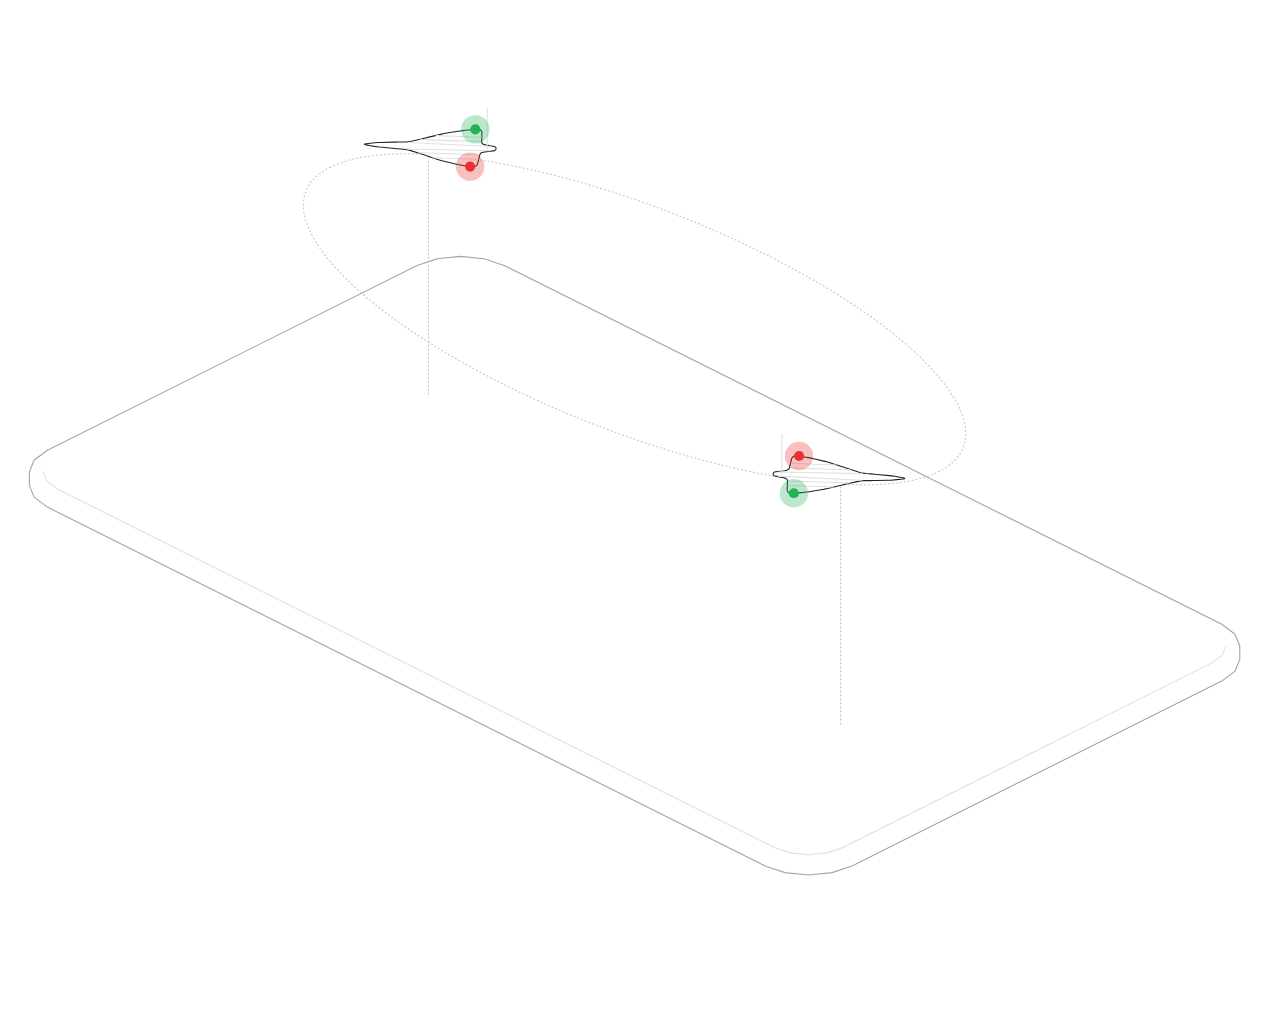
<file: stages/hold.html>
<!doctype html><html lang="en"><head><meta charset="utf-8"><meta name="viewport" content="width=device-width,initial-scale=1"><title>hold flight stage</title><style>:root{color-scheme:light;background:transparent}html[data-theme=dark]{color-scheme:dark}*{box-sizing:border-box}body{margin:0;background:transparent}#stage{width:100%;aspect-ratio:5/4;--hairline-stroke:1.1}</style></head><body><div id="stage"></div><script id="hl-kernel">
/* hairline kernel sha256:346b48bdef2cdfafd5343eba01494255cf75f9c078e6fcd1aafc62bab62980a1 */
/*
 * HL: everything a figure may call. Read this index; the code under it is the
 * package's src/core, unchanged, and a figure should not need to read it.
 *
 * Every figure is drawn in a 400 × 320 viewBox. World space is x/y on the
 * ground and z up. Plates are filled with the ground colour and painted back
 * to front, so a nearer one covers a farther one: append in that order. At
 * the default camera, Cam(45, 0.5, S), +x runs down to the right and +y down
 * to the left, so the corner with the largest x and y is nearest the viewer:
 * append by ascending x + y, from the far corner (smallest x and y) to it.
 *
 * Camera
 *   Cam(azDeg, k, S)                       a camera: azimuth in degrees, k = sin(elevation) (0.5 is the 2:1 view), S = scale
 *   fit(C, points, cx, cy)                 centres the box of [x, y, z] points on (cx, cy); call it once, before proj
 *                                          it only centres, it never scales: choose S by trying values, with the most extreme pose in points.
 *                                          The six figures use S 1.42 to 2.12; the boxes they fit come out 230 to 310 wide and 180 to 245 tall
 *   proj(C)                                returns P(x, y, z), which gives [sx, sy]
 *   unproj(C, sx, sy, z)                   the world [x, y] under a screen point, on the plane at height z
 *   facing(C)                              returns front(sample): whether a ring sample faces the camera
 * Rounded solids
 *   rrect(u0, v0, u1, v1, r, n)            a rounded rectangle, as a ring of samples {u, v, nu, nv}
 *   circ(R, n)                             a circle, as a ring
 *   rings(x0, y0, x1, y1, r, b)            [ring, inner]: a rounded footprint and its crease ring, inset by b
 *                                          r, the corner radius, is cut to half the shorter side. b, the crease's inset in world units
 *                                          (0.6 to 2.2 in the figures), must stay under half the shorter side or the crease turns inside out
 *   prism(P, front, ring, inner, z0, z1)   {sil, crease}: a solid standing from z0 to z1, as two path strings
 *   ringAt(P, ring, z)                     the ring's points, projected at height z
 *   run(ring, keep)                        the one cyclic run of samples that pass keep
 *   hull(points)                           the convex hull of screen points
 *   extremes(P, ring)                      [left, right, nearest] samples: where dashed drops fall from
 *   fillet(points, radii, n)               rounds every vertex of a closed polygon; returns the new points
 *                                          radii is an array, one radius per vertex, each cut to half its shorter edge; a single number gives NaN.
 *                                          n is the steps round each corner, default 4: each vertex becomes n + 1 points
 *   ghost(P, front, ring, z0, depth)       a reflection's path {d, y0, y1}; reflect() draws it for you
 * Paths and numbers
 *   poly(points)                           a closed path string
 *   open(points)                           an open polyline string
 *   seg(a, b)                              one segment between two screen points [sx, sy], as its own subpath; project world points with P first
 *   clamp(v, a, b)
 *   lerp(a, b, t)
 *   rad(deg)
 *   r2(n)                                  two decimals
 * The continuous clock: one spring per moving number
 *   spring(x, opts)                        at rest on x; write .t to retarget; opts {k, c, m, eps}, default k 100, c 18, m 1
 *   stepS(sp, dt)                          advances by dt seconds; returns whether it is still moving
 * The discrete clock: a 700ms tween on (.32, .72, 0, 1)
 *   tween(v, dur)                          at rest on v; dur defaults to 700 (ms)
 *   tset(tw, to, now, delay)               retargets from where it is, after delay ms: the stagger
 *                                          the same target again does nothing, so calling it on every pointer move is safe
 *   tval(tw, now)                          its value at now
 *   tdone(tw, now)                         whether it has landed
 *   bezier(x1, y1, x2, y2)                 a CSS cubic-bezier, as a function of progress
 *   EASE_LIFT                              the lift curve itself
 *   reducedMotion()                        true when the reader asked for less motion; springs and tweens already land at once
 *   setReducedMotion(on)                   the loop's business, not a figure's
 * Drawing
 *   mk(tag, attrs, parent)                 one svg element: the only way a figure makes a node
 *   solid(parent)                          {g, sil, cr}: a group holding a silhouette path and a crease path
 *   put(solid, paths)                      writes prism()'s {sil, crease} into solid()'s {sil, cr}: sil into sil, crease into cr
 *   flatDot(parent, C, r, cls)             a dot lying on the ground plane; cls is "dot", "dot m" or "dot off"
 *   place(el, point)                       moves a dot or a circle to [sx, sy]
 *   reflect(svg, parent, P, front, ring, z0, depth)   a fading mirror under a solid
 *   fade(svg, y0, y1, a0)                  a vertical fade, as a mask; returns the value for a mask attribute
 * Life
 *   register(stage, tick)                  joins the one frame loop; tick(dt in seconds, now in ms) returns true to ask for another frame; gives {wake, unregister}
 *   pointer(stage, handlers)               {move(point), down(point), leave()}, points in viewBox units; returns its disposer
 *   disposer()                             {add, on, dispose}: collects tear-down, so destroy is bag.dispose
 * The bench's business, not a figure's
 *   css(lightDark)
 *   inject(root)
 *   tour(stage, stops, onStop)             an unseen pointer that walks the stops, [x, y] in viewBox units or null to leave, and gives way to a real one; onStop(i) on each arrival; returns {stop}
 *   LAP                                    the default stops: a diamond around the centre, then a leave
 *
 * Classes, on path, polygon, ellipse and line. They are the whole palette; a
 * figure sets no colour, width or fill of its own.
 *     (none)   filled with the ground colour, medium stroke
 *     sil      the silhouette's stroke        hi    the bright stroke: the only highlight
 *     lo       the dim stroke                 nf    no fill        fo   fill only, no stroke
 *     dash     a dashed guide
 *     dot      a bright dot                   dot m   a medium dot     dot off   a dim dot
 */
var HL = (() => {
  var __defProp = Object.defineProperty;
  var __getOwnPropDesc = Object.getOwnPropertyDescriptor;
  var __getOwnPropNames = Object.getOwnPropertyNames;
  var __hasOwnProp = Object.prototype.hasOwnProperty;
  var __export = (target, all) => {
    for (var name in all)
      __defProp(target, name, { get: all[name], enumerable: true });
  };
  var __copyProps = (to, from, except, desc) => {
    if (from && typeof from === "object" || typeof from === "function") {
      for (let key of __getOwnPropNames(from))
        if (!__hasOwnProp.call(to, key) && key !== except)
          __defProp(to, key, { get: () => from[key], enumerable: !(desc = __getOwnPropDesc(from, key)) || desc.enumerable });
    }
    return to;
  };
  var __toCommonJS = (mod) => __copyProps(__defProp({}, "__esModule", { value: true }), mod);

  // packages/hairline/src/core/kernel.ts
  var kernel_exports = {};
  __export(kernel_exports, {
    Cam: () => Cam,
    EASE_LIFT: () => EASE_LIFT,
    LAP: () => LAP,
    bezier: () => bezier,
    circ: () => circ,
    clamp: () => clamp,
    css: () => css,
    disposer: () => disposer,
    extremes: () => extremes,
    facing: () => facing,
    fade: () => fade,
    fillet: () => fillet,
    fit: () => fit,
    flatDot: () => flatDot,
    ghost: () => ghost,
    hull: () => hull,
    inject: () => inject,
    lerp: () => lerp,
    mk: () => mk,
    open: () => open,
    place: () => place,
    pointer: () => pointer,
    poly: () => poly,
    prism: () => prism,
    proj: () => proj,
    put: () => put,
    r2: () => r2,
    rad: () => rad,
    reducedMotion: () => reducedMotion,
    reflect: () => reflect,
    register: () => register,
    ringAt: () => ringAt,
    rings: () => rings,
    rrect: () => rrect,
    run: () => run,
    seg: () => seg,
    setReducedMotion: () => setReducedMotion,
    solid: () => solid,
    spring: () => spring,
    stepS: () => stepS,
    tdone: () => tdone,
    tour: () => tour,
    tset: () => tset,
    tval: () => tval,
    tween: () => tween,
    unproj: () => unproj
  });

  // packages/hairline/src/core/iso.ts
  var clamp = (v, a, b) => Math.max(a, Math.min(b, v));
  var lerp = (a, b, t) => a + (b - a) * t;
  var rad = (d) => d * Math.PI / 180;
  var r2 = (n) => Math.round(n * 100) / 100;
  var poly = (pts) => "M" + pts.map((p) => r2(p[0]) + " " + r2(p[1])).join("L") + "Z";
  var seg = (a, b) => `M${r2(a[0])} ${r2(a[1])}L${r2(b[0])} ${r2(b[1])}`;
  var open = (pts) => pts.length < 2 ? "" : "M" + pts.map((p) => r2(p[0]) + " " + r2(p[1])).join("L");
  var Cam = (azDeg, k, S) => ({ az: rad(azDeg), k, S, ox: 0, oy: 0 });
  function proj(C) {
    const c = Math.cos(C.az), s = Math.sin(C.az), zf = Math.sqrt(1 - C.k * C.k);
    return (x, y, z) => {
      const X = x * c - y * s, Y = x * s + y * c;
      return [C.ox + C.S * X, C.oy + C.S * (Y * C.k - z * zf)];
    };
  }
  function unproj(C, sx, sy, z) {
    const c = Math.cos(C.az), s = Math.sin(C.az), zf = Math.sqrt(1 - C.k * C.k);
    const X = (sx - C.ox) / C.S, Y = ((sy - C.oy) / C.S + z * zf) / C.k;
    return [X * c + Y * s, -X * s + Y * c];
  }
  function fit(C, pts, cx, cy) {
    C.ox = 0;
    C.oy = 0;
    const P = proj(C);
    let a = 1e9, b = -1e9, c = 1e9, d = -1e9;
    for (const p of pts) {
      const q = P(p[0], p[1], p[2]);
      a = Math.min(a, q[0]);
      b = Math.max(b, q[0]);
      c = Math.min(c, q[1]);
      d = Math.max(d, q[1]);
    }
    C.ox = cx - (a + b) / 2;
    C.oy = cy - (c + d) / 2;
  }
  function rrect(u0, v0, u1, v1, r, n = 4) {
    r = Math.max(0, Math.min(r, (u1 - u0) / 2, (v1 - v0) / 2));
    const out = [];
    for (const [cu, cv, a0] of [[u1 - r, v1 - r, 0], [u0 + r, v1 - r, 90], [u0 + r, v0 + r, 180], [u1 - r, v0 + r, 270]])
      for (let k = 0; k <= n; k++) {
        const a = rad(a0 + 90 * k / n), ca = Math.cos(a), sa = Math.sin(a);
        out.push({ u: cu + r * ca, v: cv + r * sa, nu: ca, nv: sa });
      }
    return out;
  }
  function circ(R, n = 96) {
    const out = [];
    for (let k = 0; k < n; k++) {
      const a = k / n * Math.PI * 2, ca = Math.cos(a), sa = Math.sin(a);
      out.push({ u: R * ca, v: R * sa, nu: ca, nv: sa });
    }
    return out;
  }
  function hull(input) {
    const pts = input.slice().sort((a, b) => a[0] - b[0] || a[1] - b[1]);
    const x = (o, a, b) => (a[0] - o[0]) * (b[1] - o[1]) - (a[1] - o[1]) * (b[0] - o[0]);
    const lo = [], up = [];
    for (const p of pts) {
      while (lo.length > 1 && x(lo[lo.length - 2], lo[lo.length - 1], p) <= 0) lo.pop();
      lo.push(p);
    }
    for (let i = pts.length - 1; i >= 0; i--) {
      const p = pts[i];
      while (up.length > 1 && x(up[up.length - 2], up[up.length - 1], p) <= 0) up.pop();
      up.push(p);
    }
    lo.pop();
    up.pop();
    return lo.concat(up);
  }
  var ringAt = (P, ring, z) => ring.map((q) => P(q.u, q.v, z));
  var facing = (C) => {
    const s = Math.sin(C.az), c = Math.cos(C.az);
    return (q) => q.nu * s + q.nv * c >= -1e-6;
  };
  function run(ring, keep) {
    const n = ring.length;
    let s = -1;
    for (let i = 0; i < n; i++) if (keep(ring[i]) && !keep(ring[(i + n - 1) % n])) {
      s = i;
      break;
    }
    if (s < 0) return keep(ring[0]) ? ring.slice() : [];
    const out = [];
    for (let k = 0; k < n && keep(ring[(s + k) % n]); k++) out.push(ring[(s + k) % n]);
    return out;
  }
  function prism(P, front, ring, inner, z0, z1) {
    return {
      sil: poly(hull(ringAt(P, ring, z1).concat(ringAt(P, ring, z0)))),
      crease: inner ? open(ringAt(P, run(inner, front), z1)) : ""
    };
  }
  var rings = (x0, y0, x1, y1, r, b) => [
    rrect(x0, y0, x1, y1, r),
    rrect(x0 + b, y0 + b, x1 - b, y1 - b, Math.max(0.3, r - b))
  ];
  function extremes(P, ring) {
    const pr = ring.map((q) => P(q.u, q.v, 0));
    let a = 0, b = 0, c = 0;
    pr.forEach((p, k) => {
      if (p[0] < pr[a][0]) a = k;
      if (p[0] > pr[b][0]) b = k;
      if (p[1] > pr[c][1]) c = k;
    });
    return [ring[a], ring[b], ring[c]];
  }
  function fillet(pts, rs, n = 4) {
    const m = pts.length, out = [];
    for (let i = 0; i < m; i++) {
      const a = pts[(i + m - 1) % m], p = pts[i], b = pts[(i + 1) % m];
      const la = Math.hypot(a[0] - p[0], a[1] - p[1]), lb = Math.hypot(b[0] - p[0], b[1] - p[1]);
      const t = Math.min(rs[i], la / 2, lb / 2);
      const p1 = [p[0] + (a[0] - p[0]) / la * t, p[1] + (a[1] - p[1]) / la * t];
      const p2 = [p[0] + (b[0] - p[0]) / lb * t, p[1] + (b[1] - p[1]) / lb * t];
      for (let k = 0; k <= n; k++) {
        const s = k / n, w = 1 - s;
        out.push([w * w * p1[0] + 2 * w * s * p[0] + s * s * p2[0], w * w * p1[1] + 2 * w * s * p[1] + s * s * p2[1]]);
      }
    }
    return out;
  }
  function ghost(P, front, ring, z0, depth) {
    const f = run(ring, front), lowP = ringAt(P, f, z0 - depth);
    return {
      d: open(lowP) + [f[0], f[f.length - 1]].map((q) => seg(P(q.u, q.v, z0), P(q.u, q.v, z0 - depth))).join(""),
      y0: Math.min(...ringAt(P, f, z0).map((p) => p[1])),
      y1: Math.max(...lowP.map((p) => p[1])) + 2
    };
  }

  // packages/hairline/src/core/motion.ts
  var reduced = false;
  var setReducedMotion = (on) => {
    reduced = on;
  };
  var reducedMotion = () => reduced;
  function spring(x, o = {}) {
    return { x, v: 0, t: x, k: o.k ?? 100, c: o.c ?? 18, m: o.m ?? 1, eps: o.eps ?? 0.01 };
  }
  function stepS(sp, dt) {
    if (reduced) {
      sp.x = sp.t;
      sp.v = 0;
      return false;
    }
    const n = Math.max(1, Math.ceil(dt * 240)), h = dt / n;
    for (let i = 0; i < n; i++) {
      const a = (-sp.k * (sp.x - sp.t) - sp.c * sp.v) / sp.m;
      sp.v += a * h;
      sp.x += sp.v * h;
    }
    if (Math.abs(sp.x - sp.t) < sp.eps && Math.abs(sp.v) < sp.eps * 10) {
      sp.x = sp.t;
      sp.v = 0;
      return false;
    }
    return true;
  }
  function bezier(x1, y1, x2, y2) {
    const cx = 3 * x1, bx = 3 * (x2 - x1) - cx, ax = 1 - cx - bx;
    const cy = 3 * y1, by = 3 * (y2 - y1) - cy, ay = 1 - cy - by;
    const X = (u) => ((ax * u + bx) * u + cx) * u;
    const Y = (u) => ((ay * u + by) * u + cy) * u;
    const dX = (u) => (3 * ax * u + 2 * bx) * u + cx;
    return (t) => {
      if (t <= 0) return 0;
      if (t >= 1) return 1;
      let u = t;
      for (let i = 0; i < 8; i++) {
        const e = X(u) - t;
        if (Math.abs(e) < 1e-5) break;
        const d = dX(u);
        if (Math.abs(d) < 1e-6) break;
        u -= e / d;
      }
      if (!(u >= 0 && u <= 1) || Math.abs(X(u) - t) > 1e-4) {
        let lo = 0, hi = 1;
        u = t;
        for (let i = 0; i < 24; i++) {
          if (X(u) < t) lo = u;
          else hi = u;
          u = (lo + hi) / 2;
        }
      }
      return Y(u);
    };
  }
  var EASE_LIFT = bezier(0.32, 0.72, 0, 1);
  var tween = (v, dur = 700) => ({ from: v, to: v, t0: -1e9, dur });
  var tval = (tw, now) => {
    const p = clamp((now - tw.t0) / tw.dur, 0, 1);
    return tw.from + (tw.to - tw.from) * (reduced ? 1 : EASE_LIFT(p));
  };
  var tset = (tw, to, now, delay) => {
    if (tw.to === to) return;
    tw.from = tval(tw, now);
    tw.to = to;
    tw.t0 = now + delay;
  };
  var tdone = (tw, now) => reduced || now >= tw.t0 + tw.dur;

  // packages/hairline/src/core/stage.ts
  var NS = "http://www.w3.org/2000/svg";
  function mk(tag, attrs, parent) {
    const e = document.createElementNS(NS, tag);
    if (attrs) for (const k in attrs) e.setAttribute(k, String(attrs[k]));
    if (parent) parent.appendChild(e);
    return e;
  }
  function solid(parent) {
    const g = mk("g", {}, parent);
    return { g, sil: mk("path", { class: "sil" }, g), cr: mk("path", { class: "nf lo" }, g) };
  }
  var put = (el, s) => {
    el.sil.setAttribute("d", s.sil);
    el.cr.setAttribute("d", s.crease);
  };
  var flatDot = (parent, C, r, cls) => mk("ellipse", { rx: r2(r * C.S), ry: r2(r * C.S * C.k), class: cls }, parent);
  var place = (el, q) => {
    el.setAttribute("cx", String(r2(q[0])));
    el.setAttribute("cy", String(r2(q[1])));
  };
  var fid = 0;
  function fade(svg, y0, y1, a0 = 0.7) {
    const id = "hl-fd" + ++fid, defs = mk("defs", {}, svg);
    const lg = mk("linearGradient", { id: id + "g", gradientUnits: "userSpaceOnUse", x1: 0, y1: r2(y0), x2: 0, y2: r2(y1) }, defs);
    mk("stop", { offset: 0, "stop-color": "#fff", "stop-opacity": a0 }, lg);
    mk("stop", { offset: 1, "stop-color": "#fff", "stop-opacity": 0 }, lg);
    const m = mk("mask", { id, maskUnits: "userSpaceOnUse", x: 0, y: 0, width: 400, height: 320 }, defs);
    mk("rect", { x: 0, y: 0, width: 400, height: 320, fill: `url(#${id}g)` }, m);
    return `url(#${id})`;
  }
  function reflect(svg, parent, P, front, ring, z0, depth) {
    const r = ghost(P, front, ring, z0, depth);
    const gh = mk("g", { class: "ghost", mask: fade(svg, r.y0, r.y1) }, parent);
    mk("path", { d: r.d }, gh);
  }
  var boards = [];
  var byStage = /* @__PURE__ */ new Map();
  var raf = 0;
  var last = 0;
  var io = null;
  var rm = null;
  function frame() {
    const now = performance.now();
    const dt = Math.min(0.05, Math.max(0, (now - last) / 1e3));
    last = now;
    let any = false;
    for (const b of boards.slice()) if (b.vis && b.awake) {
      try {
        b.awake = !!b.tick(dt, now);
      } catch (err) {
        b.awake = false;
        setTimeout(() => {
          throw err;
        });
      }
      any = any || b.awake;
    }
    raf = any ? requestAnimationFrame(frame) : 0;
  }
  function wake(b) {
    b.awake = true;
    if (!raf) {
      last = performance.now();
      raf = requestAnimationFrame(frame);
    }
  }
  var onMotion = () => {
    setReducedMotion(!!rm?.matches);
    boards.forEach(wake);
  };
  function start() {
    if (io) return;
    io = new IntersectionObserver((es) => {
      for (const e of es) {
        const set = byStage.get(e.target);
        if (!set) continue;
        for (const b of set) {
          b.vis = e.isIntersecting;
          if (b.vis) wake(b);
        }
      }
    }, { rootMargin: "80px" });
    rm = matchMedia("(prefers-reduced-motion: reduce)");
    setReducedMotion(rm.matches);
    rm.addEventListener("change", onMotion);
  }
  function stop() {
    if (raf) cancelAnimationFrame(raf);
    raf = 0;
    io?.disconnect();
    io = null;
    rm?.removeEventListener("change", onMotion);
    rm = null;
  }
  function register(stage, tick) {
    start();
    const b = { stage, tick, vis: false, awake: true };
    boards.push(b);
    const peers = byStage.get(stage);
    if (peers) {
      for (const p of peers) b.vis = p.vis;
      peers.add(b);
      if (b.vis) wake(b);
    } else {
      byStage.set(stage, /* @__PURE__ */ new Set([b]));
      io.observe(stage);
    }
    tick(0, performance.now());
    let gone = false;
    return {
      wake: () => {
        if (!gone) wake(b);
      },
      unregister: () => {
        if (gone) return;
        gone = true;
        boards = boards.filter((x) => x !== b);
        const set = byStage.get(stage);
        if (set) {
          set.delete(b);
          if (!set.size) {
            byStage.delete(stage);
            io?.unobserve(stage);
          }
        }
        if (!boards.length) stop();
      }
    };
  }
  var handlers = /* @__PURE__ */ new WeakMap();
  var touring = /* @__PURE__ */ new WeakMap();
  function pointer(stage, on) {
    handlers.set(stage, on);
    let tm = 0;
    const pt = (e) => {
      const r = stage.getBoundingClientRect();
      return [(e.clientX - r.left) / r.width * 400, (e.clientY - r.top) / r.height * 320];
    };
    const move = (e) => {
      clearTimeout(tm);
      touring.get(stage)?.hold();
      on.move(pt(e), e);
    };
    const down = (e) => {
      clearTimeout(tm);
      touring.get(stage)?.hold();
      if (e.pointerType !== "mouse") stage.releasePointerCapture?.(e.pointerId);
      if (on.down) on.down(pt(e), e);
      else on.move(pt(e), e);
    };
    const leave = (e) => {
      clearTimeout(tm);
      tm = window.setTimeout(() => {
        on.leave(e);
        touring.get(stage)?.release();
      }, e.pointerType === "mouse" ? 0 : 1400);
    };
    stage.addEventListener("pointermove", move);
    stage.addEventListener("pointerdown", down);
    stage.addEventListener("pointerleave", leave);
    return () => {
      clearTimeout(tm);
      if (handlers.get(stage) === on) handlers.delete(stage);
      stage.removeEventListener("pointermove", move);
      stage.removeEventListener("pointerdown", down);
      stage.removeEventListener("pointerleave", leave);
    };
  }
  var LAP = [[128, 150], [200, 118], [272, 150], [200, 206], null];
  var TRAVEL = 900;
  var DWELL = 1200;
  var REST = 1800;
  var RESUME = 1200;
  var STAGGER = 450;
  var GHOST = { pointerType: "ghost" };
  var started = 0;
  function entry([x, y]) {
    const dx = x - 200, dy = y - 160;
    if (!dx && !dy) return [200, 320];
    const k = Math.min(dx ? (dx > 0 ? 200 : -200) / dx : Infinity, dy ? (dy > 0 ? 160 : -160) / dy : Infinity);
    return [200 + dx * k, 160 + dy * k];
  }
  function tour(stage, stops, onStop) {
    let i = 0;
    let wait = RESUME + STAGGER * (started++ % 4);
    let t = -1;
    let at = null;
    let origin = [200, 320];
    let hand = false, keys = stage.contains(stage.ownerDocument.activeElement);
    let gone = false;
    const leave = () => {
      at = null;
      t = -1;
      handlers.get(stage)?.leave(GHOST);
    };
    const tick = (dt) => {
      if (hand || keys || !stops.length) return false;
      if (reducedMotion()) {
        if (at) leave();
        return false;
      }
      if (wait > 0) {
        wait -= dt * 1e3;
        return true;
      }
      const stop2 = stops[i];
      if (stop2 === null) {
        if (at) leave();
        onStop?.(i);
        i = (i + 1) % stops.length;
        wait = REST;
        return true;
      }
      const h = handlers.get(stage);
      if (!h) return true;
      if (t < 0) {
        origin = at ?? entry(stop2);
        t = 0;
      }
      t = Math.min(TRAVEL, t + dt * 1e3);
      const k = EASE_LIFT(t / TRAVEL);
      at = [origin[0] + (stop2[0] - origin[0]) * k, origin[1] + (stop2[1] - origin[1]) * k];
      h.move(at, GHOST);
      if (t < TRAVEL) return true;
      onStop?.(i);
      i = (i + 1) % stops.length;
      t = -1;
      wait = DWELL;
      return true;
    };
    const take = () => {
      at = null;
      t = -1;
    };
    const give = () => {
      if (hand || keys) return;
      i = 0;
      t = -1;
      wait = RESUME;
      board.wake();
    };
    const me = {
      hold: () => {
        hand = true;
        take();
      },
      release: () => {
        if (!hand) return;
        hand = false;
        give();
      }
    };
    const focusIn = () => {
      keys = true;
      take();
    };
    const focusOut = (e) => {
      if (keys && !stage.contains(e.relatedTarget)) {
        keys = false;
        give();
      }
    };
    stage.addEventListener("focusin", focusIn);
    stage.addEventListener("focusout", focusOut);
    touring.set(stage, me);
    const board = register(stage, tick);
    return {
      stop: () => {
        if (gone) return;
        gone = true;
        board.unregister();
        stage.removeEventListener("focusin", focusIn);
        stage.removeEventListener("focusout", focusOut);
        if (touring.get(stage) === me) touring.delete(stage);
        if (at) leave();
      }
    };
  }
  function disposer() {
    let fns = [];
    return {
      add: (fn) => {
        fns.push(fn);
      },
      on: (target, type, fn, opts) => {
        const h = fn;
        target.addEventListener(type, h, opts);
        fns.push(() => target.removeEventListener(type, h, opts));
      },
      dispose: () => {
        const run2 = fns;
        fns = [];
        for (let i = run2.length - 1; i >= 0; i--) run2[i]();
      }
    };
  }

  // packages/hairline/src/core/styles.ts
  var LIGHT = { plate: "#ffffff", hi: "#232327", edge: "#a4a4ac", mid: "#c3c3c9", lo: "#e0e0e4" };
  var DARK = { plate: "#08090a", hi: "#d0d6e0", edge: "#5b5d64", mid: "#3e3e44", lo: "#29292d" };
  var KEYS = ["plate", "hi", "edge", "mid", "lo"];
  var vars = (p) => KEYS.map((k) => `--hl-${k}:var(--hairline-${k},${p[k]});`).join("");
  var EASE = "cubic-bezier(0.5,0,0.1,1)";
  var SVG = ":where([data-hairline]>svg)";
  function css(lightDark) {
    const both = Object.fromEntries(KEYS.map((k) => [k, `light-dark(${LIGHT[k]},${DARK[k]})`]));
    return [
      // the box, and the palette: light unless something below says otherwise
      `:where([data-hairline]){display:block;position:relative;aspect-ratio:5/4;touch-action:pan-y;user-select:none;-webkit-user-select:none;--hl-sw:var(--hairline-stroke,0.9);${vars(LIGHT)}}`,
      // the page's color-scheme
      lightDark ? `:where([data-hairline]){${vars(both)}}` : "",
      // an ancestor that says dark
      `:where(.dark,[data-theme="dark"]) :where([data-hairline]){${vars(DARK)}}`,
      // the figure's own theme option
      `:where([data-hairline][data-hairline-theme="light"]){${vars(LIGHT)}}`,
      `:where([data-hairline][data-hairline-theme="dark"]){${vars(DARK)}}`,
      `:where([data-hairline]:focus-visible){outline:1.5px solid var(--hl-hi);outline-offset:2px}`,
      `${SVG}{position:absolute;inset:0;width:100%;height:100%;display:block}`,
      // Riffle's live region: read, not seen
      `:where([data-hairline]>[data-hairline-live]){position:absolute;width:1px;height:1px;margin:-1px;padding:0;border:0;overflow:hidden;clip-path:inset(50%);white-space:nowrap}`,
      // the drawing: plates are filled with the plate colour and painted back to front
      `${SVG} :where(path,polygon,ellipse,line){fill:var(--hl-plate);stroke:var(--hl-mid);stroke-width:var(--hl-sw);vector-effect:non-scaling-stroke;stroke-linejoin:round;stroke-linecap:round;transition:stroke 260ms ${EASE}}`,
      `${SVG} :where(.nf){fill:none}`,
      `${SVG} :where(.fo){stroke:none}`,
      `${SVG} :where(.sil){stroke:var(--hl-edge)}`,
      `${SVG} :where(.hi){stroke:var(--hl-hi)}`,
      `${SVG} :where(.lo){stroke:var(--hl-lo)}`,
      `${SVG} :where(.dash){stroke-dasharray:1 3}`,
      `${SVG} :where(.dot){stroke:none;fill:var(--hl-hi);transition:fill 260ms ${EASE}}`,
      `${SVG} :where(.dot.m){fill:var(--hl-edge)}`,
      `${SVG} :where(.dot.off){fill:var(--hl-lo)}`,
      `${SVG} :where(.ghost path){fill:none;stroke:var(--hl-mid)}`
    ].join("");
  }
  var done = /* @__PURE__ */ new WeakSet();
  function inject(root) {
    if (done.has(root)) return;
    done.add(root);
    const doc = root.nodeType === 9 ? root : root.ownerDocument;
    const win = doc.defaultView;
    const text = css(!!win?.CSS?.supports?.("color", "light-dark(#000,#fff)"));
    if (win && "adoptedStyleSheets" in root) {
      try {
        const sheet = new win.CSSStyleSheet();
        sheet.replaceSync(text);
        root.adoptedStyleSheets = [...root.adoptedStyleSheets, sheet];
        return;
      } catch {
      }
    }
    const style = doc.createElement("style");
    style.setAttribute("data-hairline-style", "");
    style.textContent = text;
    (root.nodeType === 9 ? doc.head ?? doc.documentElement : root).appendChild(style);
  }
  return __toCommonJS(kernel_exports);
})();
/* /hairline kernel */
</script><script>
function theme(value){document.documentElement.dataset.theme=value;const stage=document.getElementById('stage');stage.setAttribute('data-hairline-theme',value)}
theme(new URLSearchParams(location.search).get('theme')==='dark'?'dark':'light');
addEventListener('message',e=>{if(e.source===parent&&e.origin===location.origin&&e.data?.type==='asrs-theme'&&['light','dark'].includes(e.data.theme))theme(e.data.theme)});
window.hairline=figure=>{
 HL.inject(document);const stage=document.getElementById('stage');stage.setAttribute('data-hairline',figure.name);stage.setAttribute('role','img');stage.setAttribute('aria-label',figure.means);
 const svg=HL.mk('svg',{viewBox:'0 0 400 320','aria-hidden':'true'},stage);
 const mq=matchMedia('(prefers-reduced-motion: reduce)');HL.setReducedMotion(mq.matches);
 figure.mount({stage,svg,read:{set textContent(value){}}},1);
 mq.addEventListener('change',()=>{HL.setReducedMotion(mq.matches);stage.dispatchEvent(new PointerEvent('pointermove',{pointerType:'mouse',clientX:0,clientY:0}))});
};
</script><script type="module" id="hl-figure">
/**
 * Concorde, one stage of the flight cycle up close: the same airport, lights and
 * afterburners as the full lap, zoomed to a single stage. The aircraft loops
 * through it; hover to slow time. Colour is a deliberate exception (see the lights).
 * The pattern: dilate time.
 */
const {
  Cam, clamp, facing, fillet, fit, lerp, open, place, poly, prism, proj, put, reducedMotion, rings, rrect, ringAt, seg, spring, stepS,
  disposer, mk, pointer, register, solid,
} = HL;
const SC = 1.5, BX = [30, 78, 126, 174, 222], RED = "#e8312f", GRN = "#1fb455", WARM = "#ffdf80", ORG = "#ff7a1a", HOT = "#ffe8b0";
/** A road through corners [x, y, speed, stage]: straights joined by smooth bends, as dense waypoints. */
function road(C, r = 14) {
  const out = [[C[0][0], C[0][1], 0, C[0][2], C[0][3]]], d = (p, q) => Math.hypot(q[0] - p[0], q[1] - p[1]);
  let cur = C[0], sp = C[0][2];
  const run = (to, v, st) => { const n = Math.max(1, Math.ceil(d(cur, to) / 4)); for (let k = 1; k <= n; k++) out.push([lerp(cur[0], to[0], k / n), lerp(cur[1], to[1], k / n), 0, lerp(sp, v, k / n), st]); cur = to; sp = v; };
  for (let i = 1; i < C.length; i++) {
    const p = C[i - 1], c = C[i], q = C[i + 1];
    if (!q) { run(c, c[2], c[3]); break; }
    const l1 = d(p, c) * (i > 1 ? 0.5 : 1), l2 = d(c, q) * (i < C.length - 2 ? 0.5 : 1), t = Math.min(r, l1, l2);
    const A = [c[0] + ((p[0] - c[0]) / d(p, c)) * t, c[1] + ((p[1] - c[1]) / d(p, c)) * t], B = [c[0] + ((q[0] - c[0]) / d(c, q)) * t, c[1] + ((q[1] - c[1]) / d(c, q)) * t];
    run(A, c[2], c[3]);
    for (let k = 1; k <= 8; k++) { const u = k / 8; out.push([(1 - u) ** 2 * A[0] + 2 * u * (1 - u) * c[0] + u * u * B[0], (1 - u) ** 2 * A[1] + 2 * u * (1 - u) * c[1] + u * u * B[1], 0, c[2], c[3]]); }
    cur = B;
  }
  return out;
}
/** Catmull-Rom samples through waypoints [x, y, height, speed, stage]: their times, and the heading at each (pushback faces backwards). */
function build(wp) {
  const n = wp.length, S = [], tc = [0], hd = [];
  for (let i = 0; i < n - 1; i++) {
    const a = wp[Math.max(i - 1, 0)], b = wp[i], c = wp[i + 1], d = wp[Math.min(i + 2, n - 1)], m = Math.max(2, Math.ceil(Math.hypot(c[0] - b[0], c[1] - b[1], c[2] - b[2]) / 3));
    for (let s = 0; s < m; s++) {
      const t = s / m, t2 = t * t, t3 = t2 * t;
      const q = [0, 1, 2, 3].map((k) => 0.5 * (2 * b[k] + (c[k] - a[k]) * t + (2 * a[k] - 5 * b[k] + 4 * c[k] - d[k]) * t2 + (3 * b[k] - a[k] - 3 * c[k] + d[k]) * t3));
      S.push([q[0], q[1], Math.max(q[2], 0), Math.max(q[3], 1), c[4]]);
    }
  }
  S.push(wp[n - 1].slice());
  for (let i = 1; i < S.length; i++) tc.push(tc[i - 1] + Math.hypot(S[i][0] - S[i - 1][0], S[i][1] - S[i - 1][1], S[i][2] - S[i - 1][2]) / ((S[i][3] + S[i - 1][3]) / 2));
  S.forEach((q, i) => {
    let j = Math.min(i + 2, S.length - 1);
    while (j > i && S[j][4] !== q[4]) j--;
    const [a, b] = j > i ? [q, S[j]] : [S[Math.max(i - 1, 0)], q];
    hd.push(Math.atan2(b[1] - a[1], b[0] - a[0]) + (q[4] === 1 ? Math.PI : 0));
  });
  return { S, tc, hd, T: tc[tc.length - 1] };
}
function at(R, t) {
  let i = 0;
  while (i < R.tc.length - 2 && R.tc[i + 1] <= t) i++;
  const a = R.S[i], b = R.S[i + 1], f = clamp((t - R.tc[i]) / (R.tc[i + 1] - R.tc[i]), 0, 1);
  return [lerp(a[0], b[0], f), lerp(a[1], b[1], f), lerp(a[2], b[2], f), a[4], R.hd[i]];
}
// A Concorde from above: u forward, v right. Needle nose, slender ogival delta wing, no tailplane; rounded once.
const HALF = [[9.6, 0], [7.6, 0.6], [4.6, 0.95], [3, 1.1], [0.8, 2.3], [-2, 3.9], [-4.8, 5], [-7, 5.5], [-7.4, 4.9], [-7.6, 1.2], [-9.7, 0.55], [-9.8, 0]];
const OUT = HALF.concat(HALF.slice(1, -1).reverse().map(([u, v]) => [u, -v]));
const SHAPE = fillet(OUT.map(([u, v]) => [u * SC, v * SC]), OUT.map(() => 0.9), 3);
const ss = (u) => { u = clamp(u, 0, 1); return u * u * (3 - 2 * u); };
const CFG = { big: 0.6, air: 1, loop: 1, n: 2, tempo: 0.8, ab: 0, focus: [[-132,76,0],[4,76,0],[4,146,0],[-132,146,0],[-64,112,50]], route: Array.from({ length: 49 }, (_, i) => [-64 - 56 * Math.cos((i * Math.PI) / 24), 112 + 24 * Math.sin((i * Math.PI) / 24), 36, 22, 0]) };

function mount({ stage, svg, read }, value) {
  const bag = disposer();
  let V = value, wt = 0;
  const R = build(CFG.route), rate = spring(1), L = R.T + (CFG.dwell || 0), N = CFG.n || 1, tempo = CFG.tempo || 1;
  let tau = 0;
  // The camera: fit the stage's focus at unit scale, then zoom to fill the frame.
  const C1 = Cam(45, 0.5, 1);
  fit(C1, CFG.focus, 200, 166);
  const q1 = proj(C1), pp = CFG.focus.map(([x, y, z]) => q1(x, y, z)), xs = pp.map((a) => a[0]), ys = pp.map((a) => a[1]);
  const S = Math.min(350 / (Math.max(...xs) - Math.min(...xs)), 262 / (Math.max(...ys) - Math.min(...ys))), C = Cam(45, 0.5, S);
  fit(C, CFG.focus, 200, 166);
  const P = proj(C), front = facing(C), zk = Math.min(S, 3);
  // The still frame (and reduced motion) starts where the aircraft is nearest the middle of the frame.
  let bd = 1e9;
  for (let f = 0.08; f < 0.92; f += 0.02) { const c = at(R, Math.min(f * L, R.T)), a = P(c[0], c[1], c[2]), d = Math.hypot(a[0] - (CFG.cx || 200), a[1] - 166); if (d < bd) { bd = d; tau = f * L; } }

  // The ground, back to front: a plate, and on an airport plate the runways, the terminal and its bridges.
  const bx = R.S.map((q) => q[0]), by = R.S.map((q) => q[1]);
  const [x0, y0, x1, y1] = CFG.plate || (CFG.apt ? [0, 0, 274, 140] : [Math.min(...bx) - 18, Math.min(...by) - 18, Math.max(...bx) + 18, Math.max(...by) + 18]);
  const [fr, fi] = rings(x0, y0, x1, y1, 8, 1.8);
  if (!CFG.nop) put(solid(svg), prism(P, front, fr, fi, -2, 0));
  if (CFG.apt) {
    for (const y of CFG.rw || [102, 128]) mk("path", { class: "nf lo", d: poly(ringAt(P, rrect(CFG.rx || 6, y - 5, 262, y + 5, 4, 4), 0)) }, svg);
    const [tr, ti] = rings(4, 0, 270, 8, 2.5, 0.9);
    if (!CFG.noterm) put(solid(svg), prism(P, front, tr, ti, 0, 10));
    if (!CFG.noterm) mk("path", { class: "nf lo", d: (CFG.stands || BX).map((x) => seg(P(x, 8, 5), P(x, 12, 5)) + seg(P(x - 9, 24, 0), P(x + 9, 24, 0))).join("") }, svg);
  }
  const TK = CFG.track ? build(CFG.track) : R;
  if (CFG.sh) mk("path", { class: "nf lo", d: open(R.S.map((q) => P(q[0], q[1], 0))) }, svg);
  mk("path", { class: CFG.air ? "nf dash" : "nf lo", d: open(TK.S.map((q) => P(q[0], q[1], q[2]))) }, svg);

  const mkp = () => {
    const g = mk("g", {}, svg);
    return { g, ab: 0, drop: mk("path", { class: "nf dash" }, g), body: mk("path", { class: "sil" }, g), cr: mk("path", { class: "nf lo" }, g), fin: mk("path", { class: "nf lo" }, g),
      lt: [0, 1, 2].map(() => [mk("circle", { r: 0 }, g), mk("circle", { r: 0 }, g)]),
      fl: [0, 1, 2, 3].map(() => [[ORG, 6, 0.3], [ORG, 2, 1], [HOT, 0.9, 1]].map(([c, w, o]) => mk("path", { style: `fill:none;stroke:${c};stroke-width:${w}px;stroke-opacity:${o}` }, g))) };
  };
  const fixed = (CFG.fixed || []).map((f) => [mkp(), f]), movers = Array.from({ length: N }, mkp);

  /** One Concorde at (x, y, h) heading ang, scaled s; `hi` puts the bright stroke, the lights and the afterburners on it. */
  function draw(p, x, y, h, ang, s, hi, abT, dt) {
    const z = h + 1.2, cs = Math.cos(ang), sn = Math.sin(ang), pt = (u, v, dz = 0) => P(x + (u * cs - v * sn) * SC * s, y + (u * sn + v * cs) * SC * s, z + dz);
    p.body.setAttribute("d", poly(SHAPE.map(([u, v]) => P(x + u * s * cs - v * s * sn, y + u * s * sn + v * s * cs, z))));
    // the fuselage edges and the four engine nacelles, drawn inside the outline
    p.cr.setAttribute("d", s > 0.5 ? [[3, 0.95, -9, 0.6], [3, -0.95, -9, -0.6]].map(([a, b, c, d]) => seg(pt(a, b), pt(c, d))).join("") + [[-3.2, -0.9], [-1.9, 1.3], [1.9, 1.3], [3.2, -0.9]].map(([v, u]) => seg(pt(u, v), pt(-7.4, v))).join("") : "");
    p.fin.setAttribute("d", s > 0.5 ? seg(pt(-8.5, 0), pt(-8.5, 0, 6)) : "");
    p.drop.setAttribute("d", z > 5 ? seg(P(x, y, 0), P(x, y, z)) : "");
    p.body.classList.toggle("hi", hi);
    // Lights, by convention (a deliberate colour exception): red port, green starboard, warm strobes at the wing tips, red beacon; each with a soft glow.
    const sp = (wt % 1.1) / 1.1, strobe = !reducedMotion() && (sp < 0.08 || (sp > 0.2 && sp < 0.28)), rm = reducedMotion();
    const Ls = [[-6.4, -5.4, strobe ? WARM : RED, 1, 0], [-6.4, 5.4, strobe ? WARM : GRN, 1, 0], [1, 0, RED, rm || (wt * 0.8 + 0.4) % 1 < 0.16, 2.5]];
    p.lt.forEach(([halo, core], k) => { const [u, v, col, on, dz] = Ls[k], r = hi && on ? (col === WARM ? 1.5 : 1.1) * zk * s : 0; [[halo, r * 2.8, 0.3], [core, r, 1]].forEach(([el, rr, o]) => { place(el, pt(u, v, dz)); el.setAttribute("r", rr); el.setAttribute("fill", col); el.setAttribute("fill-opacity", o); }); });
    // Afterburners, four Olympus engines: a beam of flame from each nozzle, lit for the takeoff roll and climb.
    p.ab += (abT - p.ab) * Math.min(1, dt * 3);
    p.fl.forEach((f, k) => { const v = [-3.2, -1.9, 1.9, 3.2][k], len = hi && p.ab > 0.03 ? (7.5 + (rm ? 0 : 1.6 * Math.sin(wt * 37 + k * 1.9) + 0.6 * Math.sin(wt * 59 + k))) * p.ab * s : 0; f.forEach((el) => el.setAttribute("d", len ? seg(pt(-7.4, v), pt(-7.4 - len, v)) : "")); });
  }

  let painted=false;
  function frame(dt) {
    if(reducedMotion() && painted)return false;
    painted=true;
    const moving = stepS(rate, dt);
    wt += dt;
    if (!reducedMotion()) tau += dt * rate.x * tempo;
    fixed.forEach(([p, f]) => draw(p, f[0], f[1], 0, f[2], 1, false, 0, dt));
    movers.forEach((p, i) => {
      const tp = (tau + (i * L) / N) % L, c = at(R, Math.min(tp, R.T)), s = CFG.big || 1;
      draw(p, c[0], c[1], c[2], c[4], s, true, CFG.ab === "on" || (CFG.ab === "climb" && tp < R.T * 0.8) ? 1 : 0, dt);
    });
    return moving || !reducedMotion();
  }
  read.textContent = "hold";
  frame(0);
  const B = register(stage, frame);
  bag.add(B.unregister);
  function aim(on) { rate.t = on ? V : 1; read.textContent = on ? "hold" + " · slow" : "hold"; B.wake(); }
  bag.add(pointer(stage, { move: () => aim(true), leave: () => aim(false) }));
  bag.add(() => svg.replaceChildren());
  return { set: (v) => { V = v; if (rate.t !== 1) rate.t = V; }, destroy: bag.dispose };
}

hairline({
  name: "concorde-hold",
  means: "Two Concordes fly the holding pattern, a racetrack west of the field, waiting their turn to land.",
  rules: [1, 5, 6, 8],
  range: [0.5, 0.25, 0.08],
  tour: [[200, 166], [290, 230], [110, 110], null],
  mount,
});
</script></body></html>
</file>
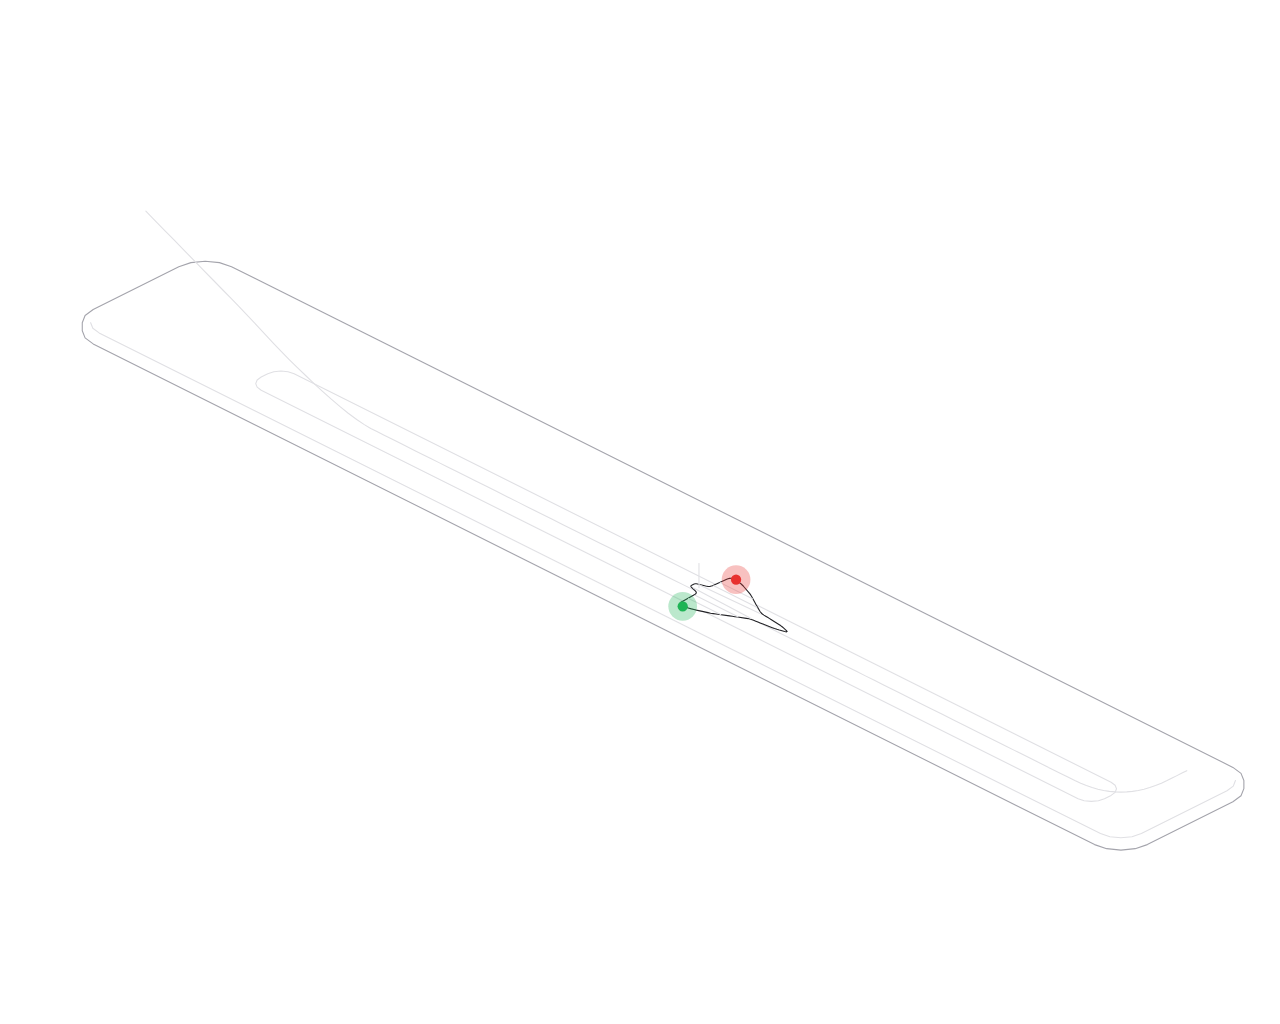
<file: stages/land.html>
<!doctype html><html lang="en"><head><meta charset="utf-8"><meta name="viewport" content="width=device-width,initial-scale=1"><title>land flight stage</title><style>:root{color-scheme:light;background:transparent}html[data-theme=dark]{color-scheme:dark}*{box-sizing:border-box}body{margin:0;background:transparent}#stage{width:100%;aspect-ratio:5/4;--hairline-stroke:1.1}</style></head><body><div id="stage"></div><script id="hl-kernel">
/* hairline kernel sha256:346b48bdef2cdfafd5343eba01494255cf75f9c078e6fcd1aafc62bab62980a1 */
/*
 * HL: everything a figure may call. Read this index; the code under it is the
 * package's src/core, unchanged, and a figure should not need to read it.
 *
 * Every figure is drawn in a 400 × 320 viewBox. World space is x/y on the
 * ground and z up. Plates are filled with the ground colour and painted back
 * to front, so a nearer one covers a farther one: append in that order. At
 * the default camera, Cam(45, 0.5, S), +x runs down to the right and +y down
 * to the left, so the corner with the largest x and y is nearest the viewer:
 * append by ascending x + y, from the far corner (smallest x and y) to it.
 *
 * Camera
 *   Cam(azDeg, k, S)                       a camera: azimuth in degrees, k = sin(elevation) (0.5 is the 2:1 view), S = scale
 *   fit(C, points, cx, cy)                 centres the box of [x, y, z] points on (cx, cy); call it once, before proj
 *                                          it only centres, it never scales: choose S by trying values, with the most extreme pose in points.
 *                                          The six figures use S 1.42 to 2.12; the boxes they fit come out 230 to 310 wide and 180 to 245 tall
 *   proj(C)                                returns P(x, y, z), which gives [sx, sy]
 *   unproj(C, sx, sy, z)                   the world [x, y] under a screen point, on the plane at height z
 *   facing(C)                              returns front(sample): whether a ring sample faces the camera
 * Rounded solids
 *   rrect(u0, v0, u1, v1, r, n)            a rounded rectangle, as a ring of samples {u, v, nu, nv}
 *   circ(R, n)                             a circle, as a ring
 *   rings(x0, y0, x1, y1, r, b)            [ring, inner]: a rounded footprint and its crease ring, inset by b
 *                                          r, the corner radius, is cut to half the shorter side. b, the crease's inset in world units
 *                                          (0.6 to 2.2 in the figures), must stay under half the shorter side or the crease turns inside out
 *   prism(P, front, ring, inner, z0, z1)   {sil, crease}: a solid standing from z0 to z1, as two path strings
 *   ringAt(P, ring, z)                     the ring's points, projected at height z
 *   run(ring, keep)                        the one cyclic run of samples that pass keep
 *   hull(points)                           the convex hull of screen points
 *   extremes(P, ring)                      [left, right, nearest] samples: where dashed drops fall from
 *   fillet(points, radii, n)               rounds every vertex of a closed polygon; returns the new points
 *                                          radii is an array, one radius per vertex, each cut to half its shorter edge; a single number gives NaN.
 *                                          n is the steps round each corner, default 4: each vertex becomes n + 1 points
 *   ghost(P, front, ring, z0, depth)       a reflection's path {d, y0, y1}; reflect() draws it for you
 * Paths and numbers
 *   poly(points)                           a closed path string
 *   open(points)                           an open polyline string
 *   seg(a, b)                              one segment between two screen points [sx, sy], as its own subpath; project world points with P first
 *   clamp(v, a, b)
 *   lerp(a, b, t)
 *   rad(deg)
 *   r2(n)                                  two decimals
 * The continuous clock: one spring per moving number
 *   spring(x, opts)                        at rest on x; write .t to retarget; opts {k, c, m, eps}, default k 100, c 18, m 1
 *   stepS(sp, dt)                          advances by dt seconds; returns whether it is still moving
 * The discrete clock: a 700ms tween on (.32, .72, 0, 1)
 *   tween(v, dur)                          at rest on v; dur defaults to 700 (ms)
 *   tset(tw, to, now, delay)               retargets from where it is, after delay ms: the stagger
 *                                          the same target again does nothing, so calling it on every pointer move is safe
 *   tval(tw, now)                          its value at now
 *   tdone(tw, now)                         whether it has landed
 *   bezier(x1, y1, x2, y2)                 a CSS cubic-bezier, as a function of progress
 *   EASE_LIFT                              the lift curve itself
 *   reducedMotion()                        true when the reader asked for less motion; springs and tweens already land at once
 *   setReducedMotion(on)                   the loop's business, not a figure's
 * Drawing
 *   mk(tag, attrs, parent)                 one svg element: the only way a figure makes a node
 *   solid(parent)                          {g, sil, cr}: a group holding a silhouette path and a crease path
 *   put(solid, paths)                      writes prism()'s {sil, crease} into solid()'s {sil, cr}: sil into sil, crease into cr
 *   flatDot(parent, C, r, cls)             a dot lying on the ground plane; cls is "dot", "dot m" or "dot off"
 *   place(el, point)                       moves a dot or a circle to [sx, sy]
 *   reflect(svg, parent, P, front, ring, z0, depth)   a fading mirror under a solid
 *   fade(svg, y0, y1, a0)                  a vertical fade, as a mask; returns the value for a mask attribute
 * Life
 *   register(stage, tick)                  joins the one frame loop; tick(dt in seconds, now in ms) returns true to ask for another frame; gives {wake, unregister}
 *   pointer(stage, handlers)               {move(point), down(point), leave()}, points in viewBox units; returns its disposer
 *   disposer()                             {add, on, dispose}: collects tear-down, so destroy is bag.dispose
 * The bench's business, not a figure's
 *   css(lightDark)
 *   inject(root)
 *   tour(stage, stops, onStop)             an unseen pointer that walks the stops, [x, y] in viewBox units or null to leave, and gives way to a real one; onStop(i) on each arrival; returns {stop}
 *   LAP                                    the default stops: a diamond around the centre, then a leave
 *
 * Classes, on path, polygon, ellipse and line. They are the whole palette; a
 * figure sets no colour, width or fill of its own.
 *     (none)   filled with the ground colour, medium stroke
 *     sil      the silhouette's stroke        hi    the bright stroke: the only highlight
 *     lo       the dim stroke                 nf    no fill        fo   fill only, no stroke
 *     dash     a dashed guide
 *     dot      a bright dot                   dot m   a medium dot     dot off   a dim dot
 */
var HL = (() => {
  var __defProp = Object.defineProperty;
  var __getOwnPropDesc = Object.getOwnPropertyDescriptor;
  var __getOwnPropNames = Object.getOwnPropertyNames;
  var __hasOwnProp = Object.prototype.hasOwnProperty;
  var __export = (target, all) => {
    for (var name in all)
      __defProp(target, name, { get: all[name], enumerable: true });
  };
  var __copyProps = (to, from, except, desc) => {
    if (from && typeof from === "object" || typeof from === "function") {
      for (let key of __getOwnPropNames(from))
        if (!__hasOwnProp.call(to, key) && key !== except)
          __defProp(to, key, { get: () => from[key], enumerable: !(desc = __getOwnPropDesc(from, key)) || desc.enumerable });
    }
    return to;
  };
  var __toCommonJS = (mod) => __copyProps(__defProp({}, "__esModule", { value: true }), mod);

  // packages/hairline/src/core/kernel.ts
  var kernel_exports = {};
  __export(kernel_exports, {
    Cam: () => Cam,
    EASE_LIFT: () => EASE_LIFT,
    LAP: () => LAP,
    bezier: () => bezier,
    circ: () => circ,
    clamp: () => clamp,
    css: () => css,
    disposer: () => disposer,
    extremes: () => extremes,
    facing: () => facing,
    fade: () => fade,
    fillet: () => fillet,
    fit: () => fit,
    flatDot: () => flatDot,
    ghost: () => ghost,
    hull: () => hull,
    inject: () => inject,
    lerp: () => lerp,
    mk: () => mk,
    open: () => open,
    place: () => place,
    pointer: () => pointer,
    poly: () => poly,
    prism: () => prism,
    proj: () => proj,
    put: () => put,
    r2: () => r2,
    rad: () => rad,
    reducedMotion: () => reducedMotion,
    reflect: () => reflect,
    register: () => register,
    ringAt: () => ringAt,
    rings: () => rings,
    rrect: () => rrect,
    run: () => run,
    seg: () => seg,
    setReducedMotion: () => setReducedMotion,
    solid: () => solid,
    spring: () => spring,
    stepS: () => stepS,
    tdone: () => tdone,
    tour: () => tour,
    tset: () => tset,
    tval: () => tval,
    tween: () => tween,
    unproj: () => unproj
  });

  // packages/hairline/src/core/iso.ts
  var clamp = (v, a, b) => Math.max(a, Math.min(b, v));
  var lerp = (a, b, t) => a + (b - a) * t;
  var rad = (d) => d * Math.PI / 180;
  var r2 = (n) => Math.round(n * 100) / 100;
  var poly = (pts) => "M" + pts.map((p) => r2(p[0]) + " " + r2(p[1])).join("L") + "Z";
  var seg = (a, b) => `M${r2(a[0])} ${r2(a[1])}L${r2(b[0])} ${r2(b[1])}`;
  var open = (pts) => pts.length < 2 ? "" : "M" + pts.map((p) => r2(p[0]) + " " + r2(p[1])).join("L");
  var Cam = (azDeg, k, S) => ({ az: rad(azDeg), k, S, ox: 0, oy: 0 });
  function proj(C) {
    const c = Math.cos(C.az), s = Math.sin(C.az), zf = Math.sqrt(1 - C.k * C.k);
    return (x, y, z) => {
      const X = x * c - y * s, Y = x * s + y * c;
      return [C.ox + C.S * X, C.oy + C.S * (Y * C.k - z * zf)];
    };
  }
  function unproj(C, sx, sy, z) {
    const c = Math.cos(C.az), s = Math.sin(C.az), zf = Math.sqrt(1 - C.k * C.k);
    const X = (sx - C.ox) / C.S, Y = ((sy - C.oy) / C.S + z * zf) / C.k;
    return [X * c + Y * s, -X * s + Y * c];
  }
  function fit(C, pts, cx, cy) {
    C.ox = 0;
    C.oy = 0;
    const P = proj(C);
    let a = 1e9, b = -1e9, c = 1e9, d = -1e9;
    for (const p of pts) {
      const q = P(p[0], p[1], p[2]);
      a = Math.min(a, q[0]);
      b = Math.max(b, q[0]);
      c = Math.min(c, q[1]);
      d = Math.max(d, q[1]);
    }
    C.ox = cx - (a + b) / 2;
    C.oy = cy - (c + d) / 2;
  }
  function rrect(u0, v0, u1, v1, r, n = 4) {
    r = Math.max(0, Math.min(r, (u1 - u0) / 2, (v1 - v0) / 2));
    const out = [];
    for (const [cu, cv, a0] of [[u1 - r, v1 - r, 0], [u0 + r, v1 - r, 90], [u0 + r, v0 + r, 180], [u1 - r, v0 + r, 270]])
      for (let k = 0; k <= n; k++) {
        const a = rad(a0 + 90 * k / n), ca = Math.cos(a), sa = Math.sin(a);
        out.push({ u: cu + r * ca, v: cv + r * sa, nu: ca, nv: sa });
      }
    return out;
  }
  function circ(R, n = 96) {
    const out = [];
    for (let k = 0; k < n; k++) {
      const a = k / n * Math.PI * 2, ca = Math.cos(a), sa = Math.sin(a);
      out.push({ u: R * ca, v: R * sa, nu: ca, nv: sa });
    }
    return out;
  }
  function hull(input) {
    const pts = input.slice().sort((a, b) => a[0] - b[0] || a[1] - b[1]);
    const x = (o, a, b) => (a[0] - o[0]) * (b[1] - o[1]) - (a[1] - o[1]) * (b[0] - o[0]);
    const lo = [], up = [];
    for (const p of pts) {
      while (lo.length > 1 && x(lo[lo.length - 2], lo[lo.length - 1], p) <= 0) lo.pop();
      lo.push(p);
    }
    for (let i = pts.length - 1; i >= 0; i--) {
      const p = pts[i];
      while (up.length > 1 && x(up[up.length - 2], up[up.length - 1], p) <= 0) up.pop();
      up.push(p);
    }
    lo.pop();
    up.pop();
    return lo.concat(up);
  }
  var ringAt = (P, ring, z) => ring.map((q) => P(q.u, q.v, z));
  var facing = (C) => {
    const s = Math.sin(C.az), c = Math.cos(C.az);
    return (q) => q.nu * s + q.nv * c >= -1e-6;
  };
  function run(ring, keep) {
    const n = ring.length;
    let s = -1;
    for (let i = 0; i < n; i++) if (keep(ring[i]) && !keep(ring[(i + n - 1) % n])) {
      s = i;
      break;
    }
    if (s < 0) return keep(ring[0]) ? ring.slice() : [];
    const out = [];
    for (let k = 0; k < n && keep(ring[(s + k) % n]); k++) out.push(ring[(s + k) % n]);
    return out;
  }
  function prism(P, front, ring, inner, z0, z1) {
    return {
      sil: poly(hull(ringAt(P, ring, z1).concat(ringAt(P, ring, z0)))),
      crease: inner ? open(ringAt(P, run(inner, front), z1)) : ""
    };
  }
  var rings = (x0, y0, x1, y1, r, b) => [
    rrect(x0, y0, x1, y1, r),
    rrect(x0 + b, y0 + b, x1 - b, y1 - b, Math.max(0.3, r - b))
  ];
  function extremes(P, ring) {
    const pr = ring.map((q) => P(q.u, q.v, 0));
    let a = 0, b = 0, c = 0;
    pr.forEach((p, k) => {
      if (p[0] < pr[a][0]) a = k;
      if (p[0] > pr[b][0]) b = k;
      if (p[1] > pr[c][1]) c = k;
    });
    return [ring[a], ring[b], ring[c]];
  }
  function fillet(pts, rs, n = 4) {
    const m = pts.length, out = [];
    for (let i = 0; i < m; i++) {
      const a = pts[(i + m - 1) % m], p = pts[i], b = pts[(i + 1) % m];
      const la = Math.hypot(a[0] - p[0], a[1] - p[1]), lb = Math.hypot(b[0] - p[0], b[1] - p[1]);
      const t = Math.min(rs[i], la / 2, lb / 2);
      const p1 = [p[0] + (a[0] - p[0]) / la * t, p[1] + (a[1] - p[1]) / la * t];
      const p2 = [p[0] + (b[0] - p[0]) / lb * t, p[1] + (b[1] - p[1]) / lb * t];
      for (let k = 0; k <= n; k++) {
        const s = k / n, w = 1 - s;
        out.push([w * w * p1[0] + 2 * w * s * p[0] + s * s * p2[0], w * w * p1[1] + 2 * w * s * p[1] + s * s * p2[1]]);
      }
    }
    return out;
  }
  function ghost(P, front, ring, z0, depth) {
    const f = run(ring, front), lowP = ringAt(P, f, z0 - depth);
    return {
      d: open(lowP) + [f[0], f[f.length - 1]].map((q) => seg(P(q.u, q.v, z0), P(q.u, q.v, z0 - depth))).join(""),
      y0: Math.min(...ringAt(P, f, z0).map((p) => p[1])),
      y1: Math.max(...lowP.map((p) => p[1])) + 2
    };
  }

  // packages/hairline/src/core/motion.ts
  var reduced = false;
  var setReducedMotion = (on) => {
    reduced = on;
  };
  var reducedMotion = () => reduced;
  function spring(x, o = {}) {
    return { x, v: 0, t: x, k: o.k ?? 100, c: o.c ?? 18, m: o.m ?? 1, eps: o.eps ?? 0.01 };
  }
  function stepS(sp, dt) {
    if (reduced) {
      sp.x = sp.t;
      sp.v = 0;
      return false;
    }
    const n = Math.max(1, Math.ceil(dt * 240)), h = dt / n;
    for (let i = 0; i < n; i++) {
      const a = (-sp.k * (sp.x - sp.t) - sp.c * sp.v) / sp.m;
      sp.v += a * h;
      sp.x += sp.v * h;
    }
    if (Math.abs(sp.x - sp.t) < sp.eps && Math.abs(sp.v) < sp.eps * 10) {
      sp.x = sp.t;
      sp.v = 0;
      return false;
    }
    return true;
  }
  function bezier(x1, y1, x2, y2) {
    const cx = 3 * x1, bx = 3 * (x2 - x1) - cx, ax = 1 - cx - bx;
    const cy = 3 * y1, by = 3 * (y2 - y1) - cy, ay = 1 - cy - by;
    const X = (u) => ((ax * u + bx) * u + cx) * u;
    const Y = (u) => ((ay * u + by) * u + cy) * u;
    const dX = (u) => (3 * ax * u + 2 * bx) * u + cx;
    return (t) => {
      if (t <= 0) return 0;
      if (t >= 1) return 1;
      let u = t;
      for (let i = 0; i < 8; i++) {
        const e = X(u) - t;
        if (Math.abs(e) < 1e-5) break;
        const d = dX(u);
        if (Math.abs(d) < 1e-6) break;
        u -= e / d;
      }
      if (!(u >= 0 && u <= 1) || Math.abs(X(u) - t) > 1e-4) {
        let lo = 0, hi = 1;
        u = t;
        for (let i = 0; i < 24; i++) {
          if (X(u) < t) lo = u;
          else hi = u;
          u = (lo + hi) / 2;
        }
      }
      return Y(u);
    };
  }
  var EASE_LIFT = bezier(0.32, 0.72, 0, 1);
  var tween = (v, dur = 700) => ({ from: v, to: v, t0: -1e9, dur });
  var tval = (tw, now) => {
    const p = clamp((now - tw.t0) / tw.dur, 0, 1);
    return tw.from + (tw.to - tw.from) * (reduced ? 1 : EASE_LIFT(p));
  };
  var tset = (tw, to, now, delay) => {
    if (tw.to === to) return;
    tw.from = tval(tw, now);
    tw.to = to;
    tw.t0 = now + delay;
  };
  var tdone = (tw, now) => reduced || now >= tw.t0 + tw.dur;

  // packages/hairline/src/core/stage.ts
  var NS = "http://www.w3.org/2000/svg";
  function mk(tag, attrs, parent) {
    const e = document.createElementNS(NS, tag);
    if (attrs) for (const k in attrs) e.setAttribute(k, String(attrs[k]));
    if (parent) parent.appendChild(e);
    return e;
  }
  function solid(parent) {
    const g = mk("g", {}, parent);
    return { g, sil: mk("path", { class: "sil" }, g), cr: mk("path", { class: "nf lo" }, g) };
  }
  var put = (el, s) => {
    el.sil.setAttribute("d", s.sil);
    el.cr.setAttribute("d", s.crease);
  };
  var flatDot = (parent, C, r, cls) => mk("ellipse", { rx: r2(r * C.S), ry: r2(r * C.S * C.k), class: cls }, parent);
  var place = (el, q) => {
    el.setAttribute("cx", String(r2(q[0])));
    el.setAttribute("cy", String(r2(q[1])));
  };
  var fid = 0;
  function fade(svg, y0, y1, a0 = 0.7) {
    const id = "hl-fd" + ++fid, defs = mk("defs", {}, svg);
    const lg = mk("linearGradient", { id: id + "g", gradientUnits: "userSpaceOnUse", x1: 0, y1: r2(y0), x2: 0, y2: r2(y1) }, defs);
    mk("stop", { offset: 0, "stop-color": "#fff", "stop-opacity": a0 }, lg);
    mk("stop", { offset: 1, "stop-color": "#fff", "stop-opacity": 0 }, lg);
    const m = mk("mask", { id, maskUnits: "userSpaceOnUse", x: 0, y: 0, width: 400, height: 320 }, defs);
    mk("rect", { x: 0, y: 0, width: 400, height: 320, fill: `url(#${id}g)` }, m);
    return `url(#${id})`;
  }
  function reflect(svg, parent, P, front, ring, z0, depth) {
    const r = ghost(P, front, ring, z0, depth);
    const gh = mk("g", { class: "ghost", mask: fade(svg, r.y0, r.y1) }, parent);
    mk("path", { d: r.d }, gh);
  }
  var boards = [];
  var byStage = /* @__PURE__ */ new Map();
  var raf = 0;
  var last = 0;
  var io = null;
  var rm = null;
  function frame() {
    const now = performance.now();
    const dt = Math.min(0.05, Math.max(0, (now - last) / 1e3));
    last = now;
    let any = false;
    for (const b of boards.slice()) if (b.vis && b.awake) {
      try {
        b.awake = !!b.tick(dt, now);
      } catch (err) {
        b.awake = false;
        setTimeout(() => {
          throw err;
        });
      }
      any = any || b.awake;
    }
    raf = any ? requestAnimationFrame(frame) : 0;
  }
  function wake(b) {
    b.awake = true;
    if (!raf) {
      last = performance.now();
      raf = requestAnimationFrame(frame);
    }
  }
  var onMotion = () => {
    setReducedMotion(!!rm?.matches);
    boards.forEach(wake);
  };
  function start() {
    if (io) return;
    io = new IntersectionObserver((es) => {
      for (const e of es) {
        const set = byStage.get(e.target);
        if (!set) continue;
        for (const b of set) {
          b.vis = e.isIntersecting;
          if (b.vis) wake(b);
        }
      }
    }, { rootMargin: "80px" });
    rm = matchMedia("(prefers-reduced-motion: reduce)");
    setReducedMotion(rm.matches);
    rm.addEventListener("change", onMotion);
  }
  function stop() {
    if (raf) cancelAnimationFrame(raf);
    raf = 0;
    io?.disconnect();
    io = null;
    rm?.removeEventListener("change", onMotion);
    rm = null;
  }
  function register(stage, tick) {
    start();
    const b = { stage, tick, vis: false, awake: true };
    boards.push(b);
    const peers = byStage.get(stage);
    if (peers) {
      for (const p of peers) b.vis = p.vis;
      peers.add(b);
      if (b.vis) wake(b);
    } else {
      byStage.set(stage, /* @__PURE__ */ new Set([b]));
      io.observe(stage);
    }
    tick(0, performance.now());
    let gone = false;
    return {
      wake: () => {
        if (!gone) wake(b);
      },
      unregister: () => {
        if (gone) return;
        gone = true;
        boards = boards.filter((x) => x !== b);
        const set = byStage.get(stage);
        if (set) {
          set.delete(b);
          if (!set.size) {
            byStage.delete(stage);
            io?.unobserve(stage);
          }
        }
        if (!boards.length) stop();
      }
    };
  }
  var handlers = /* @__PURE__ */ new WeakMap();
  var touring = /* @__PURE__ */ new WeakMap();
  function pointer(stage, on) {
    handlers.set(stage, on);
    let tm = 0;
    const pt = (e) => {
      const r = stage.getBoundingClientRect();
      return [(e.clientX - r.left) / r.width * 400, (e.clientY - r.top) / r.height * 320];
    };
    const move = (e) => {
      clearTimeout(tm);
      touring.get(stage)?.hold();
      on.move(pt(e), e);
    };
    const down = (e) => {
      clearTimeout(tm);
      touring.get(stage)?.hold();
      if (e.pointerType !== "mouse") stage.releasePointerCapture?.(e.pointerId);
      if (on.down) on.down(pt(e), e);
      else on.move(pt(e), e);
    };
    const leave = (e) => {
      clearTimeout(tm);
      tm = window.setTimeout(() => {
        on.leave(e);
        touring.get(stage)?.release();
      }, e.pointerType === "mouse" ? 0 : 1400);
    };
    stage.addEventListener("pointermove", move);
    stage.addEventListener("pointerdown", down);
    stage.addEventListener("pointerleave", leave);
    return () => {
      clearTimeout(tm);
      if (handlers.get(stage) === on) handlers.delete(stage);
      stage.removeEventListener("pointermove", move);
      stage.removeEventListener("pointerdown", down);
      stage.removeEventListener("pointerleave", leave);
    };
  }
  var LAP = [[128, 150], [200, 118], [272, 150], [200, 206], null];
  var TRAVEL = 900;
  var DWELL = 1200;
  var REST = 1800;
  var RESUME = 1200;
  var STAGGER = 450;
  var GHOST = { pointerType: "ghost" };
  var started = 0;
  function entry([x, y]) {
    const dx = x - 200, dy = y - 160;
    if (!dx && !dy) return [200, 320];
    const k = Math.min(dx ? (dx > 0 ? 200 : -200) / dx : Infinity, dy ? (dy > 0 ? 160 : -160) / dy : Infinity);
    return [200 + dx * k, 160 + dy * k];
  }
  function tour(stage, stops, onStop) {
    let i = 0;
    let wait = RESUME + STAGGER * (started++ % 4);
    let t = -1;
    let at = null;
    let origin = [200, 320];
    let hand = false, keys = stage.contains(stage.ownerDocument.activeElement);
    let gone = false;
    const leave = () => {
      at = null;
      t = -1;
      handlers.get(stage)?.leave(GHOST);
    };
    const tick = (dt) => {
      if (hand || keys || !stops.length) return false;
      if (reducedMotion()) {
        if (at) leave();
        return false;
      }
      if (wait > 0) {
        wait -= dt * 1e3;
        return true;
      }
      const stop2 = stops[i];
      if (stop2 === null) {
        if (at) leave();
        onStop?.(i);
        i = (i + 1) % stops.length;
        wait = REST;
        return true;
      }
      const h = handlers.get(stage);
      if (!h) return true;
      if (t < 0) {
        origin = at ?? entry(stop2);
        t = 0;
      }
      t = Math.min(TRAVEL, t + dt * 1e3);
      const k = EASE_LIFT(t / TRAVEL);
      at = [origin[0] + (stop2[0] - origin[0]) * k, origin[1] + (stop2[1] - origin[1]) * k];
      h.move(at, GHOST);
      if (t < TRAVEL) return true;
      onStop?.(i);
      i = (i + 1) % stops.length;
      t = -1;
      wait = DWELL;
      return true;
    };
    const take = () => {
      at = null;
      t = -1;
    };
    const give = () => {
      if (hand || keys) return;
      i = 0;
      t = -1;
      wait = RESUME;
      board.wake();
    };
    const me = {
      hold: () => {
        hand = true;
        take();
      },
      release: () => {
        if (!hand) return;
        hand = false;
        give();
      }
    };
    const focusIn = () => {
      keys = true;
      take();
    };
    const focusOut = (e) => {
      if (keys && !stage.contains(e.relatedTarget)) {
        keys = false;
        give();
      }
    };
    stage.addEventListener("focusin", focusIn);
    stage.addEventListener("focusout", focusOut);
    touring.set(stage, me);
    const board = register(stage, tick);
    return {
      stop: () => {
        if (gone) return;
        gone = true;
        board.unregister();
        stage.removeEventListener("focusin", focusIn);
        stage.removeEventListener("focusout", focusOut);
        if (touring.get(stage) === me) touring.delete(stage);
        if (at) leave();
      }
    };
  }
  function disposer() {
    let fns = [];
    return {
      add: (fn) => {
        fns.push(fn);
      },
      on: (target, type, fn, opts) => {
        const h = fn;
        target.addEventListener(type, h, opts);
        fns.push(() => target.removeEventListener(type, h, opts));
      },
      dispose: () => {
        const run2 = fns;
        fns = [];
        for (let i = run2.length - 1; i >= 0; i--) run2[i]();
      }
    };
  }

  // packages/hairline/src/core/styles.ts
  var LIGHT = { plate: "#ffffff", hi: "#232327", edge: "#a4a4ac", mid: "#c3c3c9", lo: "#e0e0e4" };
  var DARK = { plate: "#08090a", hi: "#d0d6e0", edge: "#5b5d64", mid: "#3e3e44", lo: "#29292d" };
  var KEYS = ["plate", "hi", "edge", "mid", "lo"];
  var vars = (p) => KEYS.map((k) => `--hl-${k}:var(--hairline-${k},${p[k]});`).join("");
  var EASE = "cubic-bezier(0.5,0,0.1,1)";
  var SVG = ":where([data-hairline]>svg)";
  function css(lightDark) {
    const both = Object.fromEntries(KEYS.map((k) => [k, `light-dark(${LIGHT[k]},${DARK[k]})`]));
    return [
      // the box, and the palette: light unless something below says otherwise
      `:where([data-hairline]){display:block;position:relative;aspect-ratio:5/4;touch-action:pan-y;user-select:none;-webkit-user-select:none;--hl-sw:var(--hairline-stroke,0.9);${vars(LIGHT)}}`,
      // the page's color-scheme
      lightDark ? `:where([data-hairline]){${vars(both)}}` : "",
      // an ancestor that says dark
      `:where(.dark,[data-theme="dark"]) :where([data-hairline]){${vars(DARK)}}`,
      // the figure's own theme option
      `:where([data-hairline][data-hairline-theme="light"]){${vars(LIGHT)}}`,
      `:where([data-hairline][data-hairline-theme="dark"]){${vars(DARK)}}`,
      `:where([data-hairline]:focus-visible){outline:1.5px solid var(--hl-hi);outline-offset:2px}`,
      `${SVG}{position:absolute;inset:0;width:100%;height:100%;display:block}`,
      // Riffle's live region: read, not seen
      `:where([data-hairline]>[data-hairline-live]){position:absolute;width:1px;height:1px;margin:-1px;padding:0;border:0;overflow:hidden;clip-path:inset(50%);white-space:nowrap}`,
      // the drawing: plates are filled with the plate colour and painted back to front
      `${SVG} :where(path,polygon,ellipse,line){fill:var(--hl-plate);stroke:var(--hl-mid);stroke-width:var(--hl-sw);vector-effect:non-scaling-stroke;stroke-linejoin:round;stroke-linecap:round;transition:stroke 260ms ${EASE}}`,
      `${SVG} :where(.nf){fill:none}`,
      `${SVG} :where(.fo){stroke:none}`,
      `${SVG} :where(.sil){stroke:var(--hl-edge)}`,
      `${SVG} :where(.hi){stroke:var(--hl-hi)}`,
      `${SVG} :where(.lo){stroke:var(--hl-lo)}`,
      `${SVG} :where(.dash){stroke-dasharray:1 3}`,
      `${SVG} :where(.dot){stroke:none;fill:var(--hl-hi);transition:fill 260ms ${EASE}}`,
      `${SVG} :where(.dot.m){fill:var(--hl-edge)}`,
      `${SVG} :where(.dot.off){fill:var(--hl-lo)}`,
      `${SVG} :where(.ghost path){fill:none;stroke:var(--hl-mid)}`
    ].join("");
  }
  var done = /* @__PURE__ */ new WeakSet();
  function inject(root) {
    if (done.has(root)) return;
    done.add(root);
    const doc = root.nodeType === 9 ? root : root.ownerDocument;
    const win = doc.defaultView;
    const text = css(!!win?.CSS?.supports?.("color", "light-dark(#000,#fff)"));
    if (win && "adoptedStyleSheets" in root) {
      try {
        const sheet = new win.CSSStyleSheet();
        sheet.replaceSync(text);
        root.adoptedStyleSheets = [...root.adoptedStyleSheets, sheet];
        return;
      } catch {
      }
    }
    const style = doc.createElement("style");
    style.setAttribute("data-hairline-style", "");
    style.textContent = text;
    (root.nodeType === 9 ? doc.head ?? doc.documentElement : root).appendChild(style);
  }
  return __toCommonJS(kernel_exports);
})();
/* /hairline kernel */
</script><script>
function theme(value){document.documentElement.dataset.theme=value;const stage=document.getElementById('stage');stage.setAttribute('data-hairline-theme',value)}
theme(new URLSearchParams(location.search).get('theme')==='dark'?'dark':'light');
addEventListener('message',e=>{if(e.source===parent&&e.origin===location.origin&&e.data?.type==='asrs-theme'&&['light','dark'].includes(e.data.theme))theme(e.data.theme)});
window.hairline=figure=>{
 HL.inject(document);const stage=document.getElementById('stage');stage.setAttribute('data-hairline',figure.name);stage.setAttribute('role','img');stage.setAttribute('aria-label',figure.means);
 const svg=HL.mk('svg',{viewBox:'0 0 400 320','aria-hidden':'true'},stage);
 const mq=matchMedia('(prefers-reduced-motion: reduce)');HL.setReducedMotion(mq.matches);
 figure.mount({stage,svg,read:{set textContent(value){}}},1);
 mq.addEventListener('change',()=>{HL.setReducedMotion(mq.matches);stage.dispatchEvent(new PointerEvent('pointermove',{pointerType:'mouse',clientX:0,clientY:0}))});
};
</script><script type="module" id="hl-figure">
/**
 * Concorde, one stage of the flight cycle up close: the same airport, lights and
 * afterburners as the full lap, zoomed to a single stage. The aircraft loops
 * through it; hover to slow time. Colour is a deliberate exception (see the lights).
 * The pattern: dilate time.
 */
const {
  Cam, clamp, facing, fillet, fit, lerp, open, place, poly, prism, proj, put, reducedMotion, rings, rrect, ringAt, seg, spring, stepS,
  disposer, mk, pointer, register, solid,
} = HL;
const SC = 1.5, BX = [30, 78, 126, 174, 222], RED = "#e8312f", GRN = "#1fb455", WARM = "#ffdf80", ORG = "#ff7a1a", HOT = "#ffe8b0";
/** A road through corners [x, y, speed, stage]: straights joined by smooth bends, as dense waypoints. */
function road(C, r = 14) {
  const out = [[C[0][0], C[0][1], 0, C[0][2], C[0][3]]], d = (p, q) => Math.hypot(q[0] - p[0], q[1] - p[1]);
  let cur = C[0], sp = C[0][2];
  const run = (to, v, st) => { const n = Math.max(1, Math.ceil(d(cur, to) / 4)); for (let k = 1; k <= n; k++) out.push([lerp(cur[0], to[0], k / n), lerp(cur[1], to[1], k / n), 0, lerp(sp, v, k / n), st]); cur = to; sp = v; };
  for (let i = 1; i < C.length; i++) {
    const p = C[i - 1], c = C[i], q = C[i + 1];
    if (!q) { run(c, c[2], c[3]); break; }
    const l1 = d(p, c) * (i > 1 ? 0.5 : 1), l2 = d(c, q) * (i < C.length - 2 ? 0.5 : 1), t = Math.min(r, l1, l2);
    const A = [c[0] + ((p[0] - c[0]) / d(p, c)) * t, c[1] + ((p[1] - c[1]) / d(p, c)) * t], B = [c[0] + ((q[0] - c[0]) / d(c, q)) * t, c[1] + ((q[1] - c[1]) / d(c, q)) * t];
    run(A, c[2], c[3]);
    for (let k = 1; k <= 8; k++) { const u = k / 8; out.push([(1 - u) ** 2 * A[0] + 2 * u * (1 - u) * c[0] + u * u * B[0], (1 - u) ** 2 * A[1] + 2 * u * (1 - u) * c[1] + u * u * B[1], 0, c[2], c[3]]); }
    cur = B;
  }
  return out;
}
/** Catmull-Rom samples through waypoints [x, y, height, speed, stage]: their times, and the heading at each (pushback faces backwards). */
function build(wp) {
  const n = wp.length, S = [], tc = [0], hd = [];
  for (let i = 0; i < n - 1; i++) {
    const a = wp[Math.max(i - 1, 0)], b = wp[i], c = wp[i + 1], d = wp[Math.min(i + 2, n - 1)], m = Math.max(2, Math.ceil(Math.hypot(c[0] - b[0], c[1] - b[1], c[2] - b[2]) / 3));
    for (let s = 0; s < m; s++) {
      const t = s / m, t2 = t * t, t3 = t2 * t;
      const q = [0, 1, 2, 3].map((k) => 0.5 * (2 * b[k] + (c[k] - a[k]) * t + (2 * a[k] - 5 * b[k] + 4 * c[k] - d[k]) * t2 + (3 * b[k] - a[k] - 3 * c[k] + d[k]) * t3));
      S.push([q[0], q[1], Math.max(q[2], 0), Math.max(q[3], 1), c[4]]);
    }
  }
  S.push(wp[n - 1].slice());
  for (let i = 1; i < S.length; i++) tc.push(tc[i - 1] + Math.hypot(S[i][0] - S[i - 1][0], S[i][1] - S[i - 1][1], S[i][2] - S[i - 1][2]) / ((S[i][3] + S[i - 1][3]) / 2));
  S.forEach((q, i) => {
    let j = Math.min(i + 2, S.length - 1);
    while (j > i && S[j][4] !== q[4]) j--;
    const [a, b] = j > i ? [q, S[j]] : [S[Math.max(i - 1, 0)], q];
    hd.push(Math.atan2(b[1] - a[1], b[0] - a[0]) + (q[4] === 1 ? Math.PI : 0));
  });
  return { S, tc, hd, T: tc[tc.length - 1] };
}
function at(R, t) {
  let i = 0;
  while (i < R.tc.length - 2 && R.tc[i + 1] <= t) i++;
  const a = R.S[i], b = R.S[i + 1], f = clamp((t - R.tc[i]) / (R.tc[i + 1] - R.tc[i]), 0, 1);
  return [lerp(a[0], b[0], f), lerp(a[1], b[1], f), lerp(a[2], b[2], f), a[4], R.hd[i]];
}
// A Concorde from above: u forward, v right. Needle nose, slender ogival delta wing, no tailplane; rounded once.
const HALF = [[9.6, 0], [7.6, 0.6], [4.6, 0.95], [3, 1.1], [0.8, 2.3], [-2, 3.9], [-4.8, 5], [-7, 5.5], [-7.4, 4.9], [-7.6, 1.2], [-9.7, 0.55], [-9.8, 0]];
const OUT = HALF.concat(HALF.slice(1, -1).reverse().map(([u, v]) => [u, -v]));
const SHAPE = fillet(OUT.map(([u, v]) => [u * SC, v * SC]), OUT.map(() => 0.9), 3);
const ss = (u) => { u = clamp(u, 0, 1); return u * u * (3 - 2 * u); };
const CFG = { apt: 1, rw: [128], noterm: 1, plate: [-40, 100, 280, 142], tempo: 1, ab: 0, focus: [[-36,114,0],[276,114,0],[276,142,0],[-36,142,0],[-30,128,24]], route: [[-30, 128, 26, 38, 0], [-2, 128, 14, 38, 0], [16, 128, 6, 36, 0], [34, 128, 0.5, 36, 0], [52, 128, 0, 34, 0], [100, 128, 0, 28, 0], [160, 128, 0, 22, 0], [205, 128, 0, 16, 0], ...road([[236, 128, 14, 0], [266, 128, 12, 0], [266, 108, 12, 0]]).slice(1)] };

function mount({ stage, svg, read }, value) {
  const bag = disposer();
  let V = value, wt = 0;
  const R = build(CFG.route), rate = spring(1), L = R.T + (CFG.dwell || 0), N = CFG.n || 1, tempo = CFG.tempo || 1;
  let tau = 0;
  // The camera: fit the stage's focus at unit scale, then zoom to fill the frame.
  const C1 = Cam(45, 0.5, 1);
  fit(C1, CFG.focus, 200, 166);
  const q1 = proj(C1), pp = CFG.focus.map(([x, y, z]) => q1(x, y, z)), xs = pp.map((a) => a[0]), ys = pp.map((a) => a[1]);
  const S = Math.min(350 / (Math.max(...xs) - Math.min(...xs)), 262 / (Math.max(...ys) - Math.min(...ys))), C = Cam(45, 0.5, S);
  fit(C, CFG.focus, 200, 166);
  const P = proj(C), front = facing(C), zk = Math.min(S, 3);
  // The still frame (and reduced motion) starts where the aircraft is nearest the middle of the frame.
  let bd = 1e9;
  for (let f = 0.08; f < 0.92; f += 0.02) { const c = at(R, Math.min(f * L, R.T)), a = P(c[0], c[1], c[2]), d = Math.hypot(a[0] - (CFG.cx || 200), a[1] - 166); if (d < bd) { bd = d; tau = f * L; } }

  // The ground, back to front: a plate, and on an airport plate the runways, the terminal and its bridges.
  const bx = R.S.map((q) => q[0]), by = R.S.map((q) => q[1]);
  const [x0, y0, x1, y1] = CFG.plate || (CFG.apt ? [0, 0, 274, 140] : [Math.min(...bx) - 18, Math.min(...by) - 18, Math.max(...bx) + 18, Math.max(...by) + 18]);
  const [fr, fi] = rings(x0, y0, x1, y1, 8, 1.8);
  if (!CFG.nop) put(solid(svg), prism(P, front, fr, fi, -2, 0));
  if (CFG.apt) {
    for (const y of CFG.rw || [102, 128]) mk("path", { class: "nf lo", d: poly(ringAt(P, rrect(CFG.rx || 6, y - 5, 262, y + 5, 4, 4), 0)) }, svg);
    const [tr, ti] = rings(4, 0, 270, 8, 2.5, 0.9);
    if (!CFG.noterm) put(solid(svg), prism(P, front, tr, ti, 0, 10));
    if (!CFG.noterm) mk("path", { class: "nf lo", d: (CFG.stands || BX).map((x) => seg(P(x, 8, 5), P(x, 12, 5)) + seg(P(x - 9, 24, 0), P(x + 9, 24, 0))).join("") }, svg);
  }
  const TK = CFG.track ? build(CFG.track) : R;
  if (CFG.sh) mk("path", { class: "nf lo", d: open(R.S.map((q) => P(q[0], q[1], 0))) }, svg);
  mk("path", { class: CFG.air ? "nf dash" : "nf lo", d: open(TK.S.map((q) => P(q[0], q[1], q[2]))) }, svg);

  const mkp = () => {
    const g = mk("g", {}, svg);
    return { g, ab: 0, drop: mk("path", { class: "nf dash" }, g), body: mk("path", { class: "sil" }, g), cr: mk("path", { class: "nf lo" }, g), fin: mk("path", { class: "nf lo" }, g),
      lt: [0, 1, 2].map(() => [mk("circle", { r: 0 }, g), mk("circle", { r: 0 }, g)]),
      fl: [0, 1, 2, 3].map(() => [[ORG, 6, 0.3], [ORG, 2, 1], [HOT, 0.9, 1]].map(([c, w, o]) => mk("path", { style: `fill:none;stroke:${c};stroke-width:${w}px;stroke-opacity:${o}` }, g))) };
  };
  const fixed = (CFG.fixed || []).map((f) => [mkp(), f]), movers = Array.from({ length: N }, mkp);

  /** One Concorde at (x, y, h) heading ang, scaled s; `hi` puts the bright stroke, the lights and the afterburners on it. */
  function draw(p, x, y, h, ang, s, hi, abT, dt) {
    const z = h + 1.2, cs = Math.cos(ang), sn = Math.sin(ang), pt = (u, v, dz = 0) => P(x + (u * cs - v * sn) * SC * s, y + (u * sn + v * cs) * SC * s, z + dz);
    p.body.setAttribute("d", poly(SHAPE.map(([u, v]) => P(x + u * s * cs - v * s * sn, y + u * s * sn + v * s * cs, z))));
    // the fuselage edges and the four engine nacelles, drawn inside the outline
    p.cr.setAttribute("d", s > 0.5 ? [[3, 0.95, -9, 0.6], [3, -0.95, -9, -0.6]].map(([a, b, c, d]) => seg(pt(a, b), pt(c, d))).join("") + [[-3.2, -0.9], [-1.9, 1.3], [1.9, 1.3], [3.2, -0.9]].map(([v, u]) => seg(pt(u, v), pt(-7.4, v))).join("") : "");
    p.fin.setAttribute("d", s > 0.5 ? seg(pt(-8.5, 0), pt(-8.5, 0, 6)) : "");
    p.drop.setAttribute("d", z > 5 ? seg(P(x, y, 0), P(x, y, z)) : "");
    p.body.classList.toggle("hi", hi);
    // Lights, by convention (a deliberate colour exception): red port, green starboard, warm strobes at the wing tips, red beacon; each with a soft glow.
    const sp = (wt % 1.1) / 1.1, strobe = !reducedMotion() && (sp < 0.08 || (sp > 0.2 && sp < 0.28)), rm = reducedMotion();
    const Ls = [[-6.4, -5.4, strobe ? WARM : RED, 1, 0], [-6.4, 5.4, strobe ? WARM : GRN, 1, 0], [1, 0, RED, rm || (wt * 0.8 + 0.4) % 1 < 0.16, 2.5]];
    p.lt.forEach(([halo, core], k) => { const [u, v, col, on, dz] = Ls[k], r = hi && on ? (col === WARM ? 1.5 : 1.1) * zk * s : 0; [[halo, r * 2.8, 0.3], [core, r, 1]].forEach(([el, rr, o]) => { place(el, pt(u, v, dz)); el.setAttribute("r", rr); el.setAttribute("fill", col); el.setAttribute("fill-opacity", o); }); });
    // Afterburners, four Olympus engines: a beam of flame from each nozzle, lit for the takeoff roll and climb.
    p.ab += (abT - p.ab) * Math.min(1, dt * 3);
    p.fl.forEach((f, k) => { const v = [-3.2, -1.9, 1.9, 3.2][k], len = hi && p.ab > 0.03 ? (7.5 + (rm ? 0 : 1.6 * Math.sin(wt * 37 + k * 1.9) + 0.6 * Math.sin(wt * 59 + k))) * p.ab * s : 0; f.forEach((el) => el.setAttribute("d", len ? seg(pt(-7.4, v), pt(-7.4 - len, v)) : "")); });
  }

  let painted=false;
  function frame(dt) {
    if(reducedMotion() && painted)return false;
    painted=true;
    const moving = stepS(rate, dt);
    wt += dt;
    if (!reducedMotion()) tau += dt * rate.x * tempo;
    fixed.forEach(([p, f]) => draw(p, f[0], f[1], 0, f[2], 1, false, 0, dt));
    movers.forEach((p, i) => {
      const tp = (tau + (i * L) / N) % L, c = at(R, Math.min(tp, R.T)), s = CFG.big || 1;
      draw(p, c[0], c[1], c[2], c[4], s, true, CFG.ab === "on" || (CFG.ab === "climb" && tp < R.T * 0.8) ? 1 : 0, dt);
    });
    return moving || !reducedMotion();
  }
  read.textContent = "land";
  frame(0);
  const B = register(stage, frame);
  bag.add(B.unregister);
  function aim(on) { rate.t = on ? V : 1; read.textContent = on ? "land" + " · slow" : "land"; B.wake(); }
  bag.add(pointer(stage, { move: () => aim(true), leave: () => aim(false) }));
  bag.add(() => svg.replaceChildren());
  return { set: (v) => { V = v; if (rate.t !== 1) rate.t = V; }, destroy: bag.dispose };
}

hairline({
  name: "concorde-land",
  means: "A Concorde touches down, rolls out along the full runway and turns off at the east end.",
  rules: [1, 5, 6, 8],
  range: [0.5, 0.25, 0.08],
  tour: [[200, 166], [290, 230], [110, 110], null],
  mount,
});
</script></body></html>
</file>
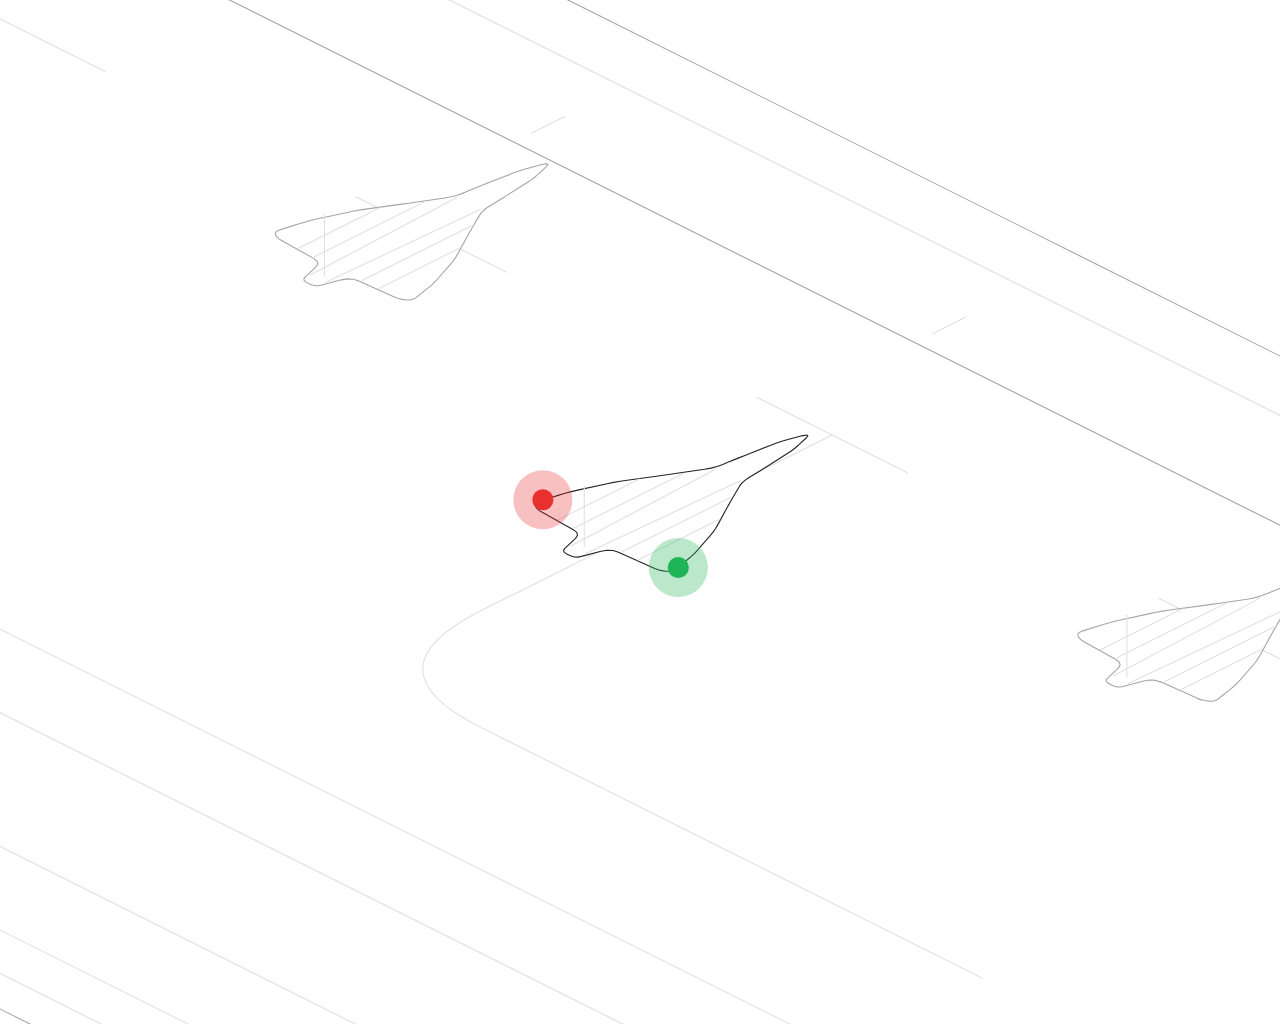
<file: stages/park.html>
<!doctype html><html lang="en"><head><meta charset="utf-8"><meta name="viewport" content="width=device-width,initial-scale=1"><title>park flight stage</title><style>:root{color-scheme:light;background:transparent}html[data-theme=dark]{color-scheme:dark}*{box-sizing:border-box}body{margin:0;background:transparent}#stage{width:100%;aspect-ratio:5/4;--hairline-stroke:1.1}</style></head><body><div id="stage"></div><script id="hl-kernel">
/* hairline kernel sha256:346b48bdef2cdfafd5343eba01494255cf75f9c078e6fcd1aafc62bab62980a1 */
/*
 * HL: everything a figure may call. Read this index; the code under it is the
 * package's src/core, unchanged, and a figure should not need to read it.
 *
 * Every figure is drawn in a 400 × 320 viewBox. World space is x/y on the
 * ground and z up. Plates are filled with the ground colour and painted back
 * to front, so a nearer one covers a farther one: append in that order. At
 * the default camera, Cam(45, 0.5, S), +x runs down to the right and +y down
 * to the left, so the corner with the largest x and y is nearest the viewer:
 * append by ascending x + y, from the far corner (smallest x and y) to it.
 *
 * Camera
 *   Cam(azDeg, k, S)                       a camera: azimuth in degrees, k = sin(elevation) (0.5 is the 2:1 view), S = scale
 *   fit(C, points, cx, cy)                 centres the box of [x, y, z] points on (cx, cy); call it once, before proj
 *                                          it only centres, it never scales: choose S by trying values, with the most extreme pose in points.
 *                                          The six figures use S 1.42 to 2.12; the boxes they fit come out 230 to 310 wide and 180 to 245 tall
 *   proj(C)                                returns P(x, y, z), which gives [sx, sy]
 *   unproj(C, sx, sy, z)                   the world [x, y] under a screen point, on the plane at height z
 *   facing(C)                              returns front(sample): whether a ring sample faces the camera
 * Rounded solids
 *   rrect(u0, v0, u1, v1, r, n)            a rounded rectangle, as a ring of samples {u, v, nu, nv}
 *   circ(R, n)                             a circle, as a ring
 *   rings(x0, y0, x1, y1, r, b)            [ring, inner]: a rounded footprint and its crease ring, inset by b
 *                                          r, the corner radius, is cut to half the shorter side. b, the crease's inset in world units
 *                                          (0.6 to 2.2 in the figures), must stay under half the shorter side or the crease turns inside out
 *   prism(P, front, ring, inner, z0, z1)   {sil, crease}: a solid standing from z0 to z1, as two path strings
 *   ringAt(P, ring, z)                     the ring's points, projected at height z
 *   run(ring, keep)                        the one cyclic run of samples that pass keep
 *   hull(points)                           the convex hull of screen points
 *   extremes(P, ring)                      [left, right, nearest] samples: where dashed drops fall from
 *   fillet(points, radii, n)               rounds every vertex of a closed polygon; returns the new points
 *                                          radii is an array, one radius per vertex, each cut to half its shorter edge; a single number gives NaN.
 *                                          n is the steps round each corner, default 4: each vertex becomes n + 1 points
 *   ghost(P, front, ring, z0, depth)       a reflection's path {d, y0, y1}; reflect() draws it for you
 * Paths and numbers
 *   poly(points)                           a closed path string
 *   open(points)                           an open polyline string
 *   seg(a, b)                              one segment between two screen points [sx, sy], as its own subpath; project world points with P first
 *   clamp(v, a, b)
 *   lerp(a, b, t)
 *   rad(deg)
 *   r2(n)                                  two decimals
 * The continuous clock: one spring per moving number
 *   spring(x, opts)                        at rest on x; write .t to retarget; opts {k, c, m, eps}, default k 100, c 18, m 1
 *   stepS(sp, dt)                          advances by dt seconds; returns whether it is still moving
 * The discrete clock: a 700ms tween on (.32, .72, 0, 1)
 *   tween(v, dur)                          at rest on v; dur defaults to 700 (ms)
 *   tset(tw, to, now, delay)               retargets from where it is, after delay ms: the stagger
 *                                          the same target again does nothing, so calling it on every pointer move is safe
 *   tval(tw, now)                          its value at now
 *   tdone(tw, now)                         whether it has landed
 *   bezier(x1, y1, x2, y2)                 a CSS cubic-bezier, as a function of progress
 *   EASE_LIFT                              the lift curve itself
 *   reducedMotion()                        true when the reader asked for less motion; springs and tweens already land at once
 *   setReducedMotion(on)                   the loop's business, not a figure's
 * Drawing
 *   mk(tag, attrs, parent)                 one svg element: the only way a figure makes a node
 *   solid(parent)                          {g, sil, cr}: a group holding a silhouette path and a crease path
 *   put(solid, paths)                      writes prism()'s {sil, crease} into solid()'s {sil, cr}: sil into sil, crease into cr
 *   flatDot(parent, C, r, cls)             a dot lying on the ground plane; cls is "dot", "dot m" or "dot off"
 *   place(el, point)                       moves a dot or a circle to [sx, sy]
 *   reflect(svg, parent, P, front, ring, z0, depth)   a fading mirror under a solid
 *   fade(svg, y0, y1, a0)                  a vertical fade, as a mask; returns the value for a mask attribute
 * Life
 *   register(stage, tick)                  joins the one frame loop; tick(dt in seconds, now in ms) returns true to ask for another frame; gives {wake, unregister}
 *   pointer(stage, handlers)               {move(point), down(point), leave()}, points in viewBox units; returns its disposer
 *   disposer()                             {add, on, dispose}: collects tear-down, so destroy is bag.dispose
 * The bench's business, not a figure's
 *   css(lightDark)
 *   inject(root)
 *   tour(stage, stops, onStop)             an unseen pointer that walks the stops, [x, y] in viewBox units or null to leave, and gives way to a real one; onStop(i) on each arrival; returns {stop}
 *   LAP                                    the default stops: a diamond around the centre, then a leave
 *
 * Classes, on path, polygon, ellipse and line. They are the whole palette; a
 * figure sets no colour, width or fill of its own.
 *     (none)   filled with the ground colour, medium stroke
 *     sil      the silhouette's stroke        hi    the bright stroke: the only highlight
 *     lo       the dim stroke                 nf    no fill        fo   fill only, no stroke
 *     dash     a dashed guide
 *     dot      a bright dot                   dot m   a medium dot     dot off   a dim dot
 */
var HL = (() => {
  var __defProp = Object.defineProperty;
  var __getOwnPropDesc = Object.getOwnPropertyDescriptor;
  var __getOwnPropNames = Object.getOwnPropertyNames;
  var __hasOwnProp = Object.prototype.hasOwnProperty;
  var __export = (target, all) => {
    for (var name in all)
      __defProp(target, name, { get: all[name], enumerable: true });
  };
  var __copyProps = (to, from, except, desc) => {
    if (from && typeof from === "object" || typeof from === "function") {
      for (let key of __getOwnPropNames(from))
        if (!__hasOwnProp.call(to, key) && key !== except)
          __defProp(to, key, { get: () => from[key], enumerable: !(desc = __getOwnPropDesc(from, key)) || desc.enumerable });
    }
    return to;
  };
  var __toCommonJS = (mod) => __copyProps(__defProp({}, "__esModule", { value: true }), mod);

  // packages/hairline/src/core/kernel.ts
  var kernel_exports = {};
  __export(kernel_exports, {
    Cam: () => Cam,
    EASE_LIFT: () => EASE_LIFT,
    LAP: () => LAP,
    bezier: () => bezier,
    circ: () => circ,
    clamp: () => clamp,
    css: () => css,
    disposer: () => disposer,
    extremes: () => extremes,
    facing: () => facing,
    fade: () => fade,
    fillet: () => fillet,
    fit: () => fit,
    flatDot: () => flatDot,
    ghost: () => ghost,
    hull: () => hull,
    inject: () => inject,
    lerp: () => lerp,
    mk: () => mk,
    open: () => open,
    place: () => place,
    pointer: () => pointer,
    poly: () => poly,
    prism: () => prism,
    proj: () => proj,
    put: () => put,
    r2: () => r2,
    rad: () => rad,
    reducedMotion: () => reducedMotion,
    reflect: () => reflect,
    register: () => register,
    ringAt: () => ringAt,
    rings: () => rings,
    rrect: () => rrect,
    run: () => run,
    seg: () => seg,
    setReducedMotion: () => setReducedMotion,
    solid: () => solid,
    spring: () => spring,
    stepS: () => stepS,
    tdone: () => tdone,
    tour: () => tour,
    tset: () => tset,
    tval: () => tval,
    tween: () => tween,
    unproj: () => unproj
  });

  // packages/hairline/src/core/iso.ts
  var clamp = (v, a, b) => Math.max(a, Math.min(b, v));
  var lerp = (a, b, t) => a + (b - a) * t;
  var rad = (d) => d * Math.PI / 180;
  var r2 = (n) => Math.round(n * 100) / 100;
  var poly = (pts) => "M" + pts.map((p) => r2(p[0]) + " " + r2(p[1])).join("L") + "Z";
  var seg = (a, b) => `M${r2(a[0])} ${r2(a[1])}L${r2(b[0])} ${r2(b[1])}`;
  var open = (pts) => pts.length < 2 ? "" : "M" + pts.map((p) => r2(p[0]) + " " + r2(p[1])).join("L");
  var Cam = (azDeg, k, S) => ({ az: rad(azDeg), k, S, ox: 0, oy: 0 });
  function proj(C) {
    const c = Math.cos(C.az), s = Math.sin(C.az), zf = Math.sqrt(1 - C.k * C.k);
    return (x, y, z) => {
      const X = x * c - y * s, Y = x * s + y * c;
      return [C.ox + C.S * X, C.oy + C.S * (Y * C.k - z * zf)];
    };
  }
  function unproj(C, sx, sy, z) {
    const c = Math.cos(C.az), s = Math.sin(C.az), zf = Math.sqrt(1 - C.k * C.k);
    const X = (sx - C.ox) / C.S, Y = ((sy - C.oy) / C.S + z * zf) / C.k;
    return [X * c + Y * s, -X * s + Y * c];
  }
  function fit(C, pts, cx, cy) {
    C.ox = 0;
    C.oy = 0;
    const P = proj(C);
    let a = 1e9, b = -1e9, c = 1e9, d = -1e9;
    for (const p of pts) {
      const q = P(p[0], p[1], p[2]);
      a = Math.min(a, q[0]);
      b = Math.max(b, q[0]);
      c = Math.min(c, q[1]);
      d = Math.max(d, q[1]);
    }
    C.ox = cx - (a + b) / 2;
    C.oy = cy - (c + d) / 2;
  }
  function rrect(u0, v0, u1, v1, r, n = 4) {
    r = Math.max(0, Math.min(r, (u1 - u0) / 2, (v1 - v0) / 2));
    const out = [];
    for (const [cu, cv, a0] of [[u1 - r, v1 - r, 0], [u0 + r, v1 - r, 90], [u0 + r, v0 + r, 180], [u1 - r, v0 + r, 270]])
      for (let k = 0; k <= n; k++) {
        const a = rad(a0 + 90 * k / n), ca = Math.cos(a), sa = Math.sin(a);
        out.push({ u: cu + r * ca, v: cv + r * sa, nu: ca, nv: sa });
      }
    return out;
  }
  function circ(R, n = 96) {
    const out = [];
    for (let k = 0; k < n; k++) {
      const a = k / n * Math.PI * 2, ca = Math.cos(a), sa = Math.sin(a);
      out.push({ u: R * ca, v: R * sa, nu: ca, nv: sa });
    }
    return out;
  }
  function hull(input) {
    const pts = input.slice().sort((a, b) => a[0] - b[0] || a[1] - b[1]);
    const x = (o, a, b) => (a[0] - o[0]) * (b[1] - o[1]) - (a[1] - o[1]) * (b[0] - o[0]);
    const lo = [], up = [];
    for (const p of pts) {
      while (lo.length > 1 && x(lo[lo.length - 2], lo[lo.length - 1], p) <= 0) lo.pop();
      lo.push(p);
    }
    for (let i = pts.length - 1; i >= 0; i--) {
      const p = pts[i];
      while (up.length > 1 && x(up[up.length - 2], up[up.length - 1], p) <= 0) up.pop();
      up.push(p);
    }
    lo.pop();
    up.pop();
    return lo.concat(up);
  }
  var ringAt = (P, ring, z) => ring.map((q) => P(q.u, q.v, z));
  var facing = (C) => {
    const s = Math.sin(C.az), c = Math.cos(C.az);
    return (q) => q.nu * s + q.nv * c >= -1e-6;
  };
  function run(ring, keep) {
    const n = ring.length;
    let s = -1;
    for (let i = 0; i < n; i++) if (keep(ring[i]) && !keep(ring[(i + n - 1) % n])) {
      s = i;
      break;
    }
    if (s < 0) return keep(ring[0]) ? ring.slice() : [];
    const out = [];
    for (let k = 0; k < n && keep(ring[(s + k) % n]); k++) out.push(ring[(s + k) % n]);
    return out;
  }
  function prism(P, front, ring, inner, z0, z1) {
    return {
      sil: poly(hull(ringAt(P, ring, z1).concat(ringAt(P, ring, z0)))),
      crease: inner ? open(ringAt(P, run(inner, front), z1)) : ""
    };
  }
  var rings = (x0, y0, x1, y1, r, b) => [
    rrect(x0, y0, x1, y1, r),
    rrect(x0 + b, y0 + b, x1 - b, y1 - b, Math.max(0.3, r - b))
  ];
  function extremes(P, ring) {
    const pr = ring.map((q) => P(q.u, q.v, 0));
    let a = 0, b = 0, c = 0;
    pr.forEach((p, k) => {
      if (p[0] < pr[a][0]) a = k;
      if (p[0] > pr[b][0]) b = k;
      if (p[1] > pr[c][1]) c = k;
    });
    return [ring[a], ring[b], ring[c]];
  }
  function fillet(pts, rs, n = 4) {
    const m = pts.length, out = [];
    for (let i = 0; i < m; i++) {
      const a = pts[(i + m - 1) % m], p = pts[i], b = pts[(i + 1) % m];
      const la = Math.hypot(a[0] - p[0], a[1] - p[1]), lb = Math.hypot(b[0] - p[0], b[1] - p[1]);
      const t = Math.min(rs[i], la / 2, lb / 2);
      const p1 = [p[0] + (a[0] - p[0]) / la * t, p[1] + (a[1] - p[1]) / la * t];
      const p2 = [p[0] + (b[0] - p[0]) / lb * t, p[1] + (b[1] - p[1]) / lb * t];
      for (let k = 0; k <= n; k++) {
        const s = k / n, w = 1 - s;
        out.push([w * w * p1[0] + 2 * w * s * p[0] + s * s * p2[0], w * w * p1[1] + 2 * w * s * p[1] + s * s * p2[1]]);
      }
    }
    return out;
  }
  function ghost(P, front, ring, z0, depth) {
    const f = run(ring, front), lowP = ringAt(P, f, z0 - depth);
    return {
      d: open(lowP) + [f[0], f[f.length - 1]].map((q) => seg(P(q.u, q.v, z0), P(q.u, q.v, z0 - depth))).join(""),
      y0: Math.min(...ringAt(P, f, z0).map((p) => p[1])),
      y1: Math.max(...lowP.map((p) => p[1])) + 2
    };
  }

  // packages/hairline/src/core/motion.ts
  var reduced = false;
  var setReducedMotion = (on) => {
    reduced = on;
  };
  var reducedMotion = () => reduced;
  function spring(x, o = {}) {
    return { x, v: 0, t: x, k: o.k ?? 100, c: o.c ?? 18, m: o.m ?? 1, eps: o.eps ?? 0.01 };
  }
  function stepS(sp, dt) {
    if (reduced) {
      sp.x = sp.t;
      sp.v = 0;
      return false;
    }
    const n = Math.max(1, Math.ceil(dt * 240)), h = dt / n;
    for (let i = 0; i < n; i++) {
      const a = (-sp.k * (sp.x - sp.t) - sp.c * sp.v) / sp.m;
      sp.v += a * h;
      sp.x += sp.v * h;
    }
    if (Math.abs(sp.x - sp.t) < sp.eps && Math.abs(sp.v) < sp.eps * 10) {
      sp.x = sp.t;
      sp.v = 0;
      return false;
    }
    return true;
  }
  function bezier(x1, y1, x2, y2) {
    const cx = 3 * x1, bx = 3 * (x2 - x1) - cx, ax = 1 - cx - bx;
    const cy = 3 * y1, by = 3 * (y2 - y1) - cy, ay = 1 - cy - by;
    const X = (u) => ((ax * u + bx) * u + cx) * u;
    const Y = (u) => ((ay * u + by) * u + cy) * u;
    const dX = (u) => (3 * ax * u + 2 * bx) * u + cx;
    return (t) => {
      if (t <= 0) return 0;
      if (t >= 1) return 1;
      let u = t;
      for (let i = 0; i < 8; i++) {
        const e = X(u) - t;
        if (Math.abs(e) < 1e-5) break;
        const d = dX(u);
        if (Math.abs(d) < 1e-6) break;
        u -= e / d;
      }
      if (!(u >= 0 && u <= 1) || Math.abs(X(u) - t) > 1e-4) {
        let lo = 0, hi = 1;
        u = t;
        for (let i = 0; i < 24; i++) {
          if (X(u) < t) lo = u;
          else hi = u;
          u = (lo + hi) / 2;
        }
      }
      return Y(u);
    };
  }
  var EASE_LIFT = bezier(0.32, 0.72, 0, 1);
  var tween = (v, dur = 700) => ({ from: v, to: v, t0: -1e9, dur });
  var tval = (tw, now) => {
    const p = clamp((now - tw.t0) / tw.dur, 0, 1);
    return tw.from + (tw.to - tw.from) * (reduced ? 1 : EASE_LIFT(p));
  };
  var tset = (tw, to, now, delay) => {
    if (tw.to === to) return;
    tw.from = tval(tw, now);
    tw.to = to;
    tw.t0 = now + delay;
  };
  var tdone = (tw, now) => reduced || now >= tw.t0 + tw.dur;

  // packages/hairline/src/core/stage.ts
  var NS = "http://www.w3.org/2000/svg";
  function mk(tag, attrs, parent) {
    const e = document.createElementNS(NS, tag);
    if (attrs) for (const k in attrs) e.setAttribute(k, String(attrs[k]));
    if (parent) parent.appendChild(e);
    return e;
  }
  function solid(parent) {
    const g = mk("g", {}, parent);
    return { g, sil: mk("path", { class: "sil" }, g), cr: mk("path", { class: "nf lo" }, g) };
  }
  var put = (el, s) => {
    el.sil.setAttribute("d", s.sil);
    el.cr.setAttribute("d", s.crease);
  };
  var flatDot = (parent, C, r, cls) => mk("ellipse", { rx: r2(r * C.S), ry: r2(r * C.S * C.k), class: cls }, parent);
  var place = (el, q) => {
    el.setAttribute("cx", String(r2(q[0])));
    el.setAttribute("cy", String(r2(q[1])));
  };
  var fid = 0;
  function fade(svg, y0, y1, a0 = 0.7) {
    const id = "hl-fd" + ++fid, defs = mk("defs", {}, svg);
    const lg = mk("linearGradient", { id: id + "g", gradientUnits: "userSpaceOnUse", x1: 0, y1: r2(y0), x2: 0, y2: r2(y1) }, defs);
    mk("stop", { offset: 0, "stop-color": "#fff", "stop-opacity": a0 }, lg);
    mk("stop", { offset: 1, "stop-color": "#fff", "stop-opacity": 0 }, lg);
    const m = mk("mask", { id, maskUnits: "userSpaceOnUse", x: 0, y: 0, width: 400, height: 320 }, defs);
    mk("rect", { x: 0, y: 0, width: 400, height: 320, fill: `url(#${id}g)` }, m);
    return `url(#${id})`;
  }
  function reflect(svg, parent, P, front, ring, z0, depth) {
    const r = ghost(P, front, ring, z0, depth);
    const gh = mk("g", { class: "ghost", mask: fade(svg, r.y0, r.y1) }, parent);
    mk("path", { d: r.d }, gh);
  }
  var boards = [];
  var byStage = /* @__PURE__ */ new Map();
  var raf = 0;
  var last = 0;
  var io = null;
  var rm = null;
  function frame() {
    const now = performance.now();
    const dt = Math.min(0.05, Math.max(0, (now - last) / 1e3));
    last = now;
    let any = false;
    for (const b of boards.slice()) if (b.vis && b.awake) {
      try {
        b.awake = !!b.tick(dt, now);
      } catch (err) {
        b.awake = false;
        setTimeout(() => {
          throw err;
        });
      }
      any = any || b.awake;
    }
    raf = any ? requestAnimationFrame(frame) : 0;
  }
  function wake(b) {
    b.awake = true;
    if (!raf) {
      last = performance.now();
      raf = requestAnimationFrame(frame);
    }
  }
  var onMotion = () => {
    setReducedMotion(!!rm?.matches);
    boards.forEach(wake);
  };
  function start() {
    if (io) return;
    io = new IntersectionObserver((es) => {
      for (const e of es) {
        const set = byStage.get(e.target);
        if (!set) continue;
        for (const b of set) {
          b.vis = e.isIntersecting;
          if (b.vis) wake(b);
        }
      }
    }, { rootMargin: "80px" });
    rm = matchMedia("(prefers-reduced-motion: reduce)");
    setReducedMotion(rm.matches);
    rm.addEventListener("change", onMotion);
  }
  function stop() {
    if (raf) cancelAnimationFrame(raf);
    raf = 0;
    io?.disconnect();
    io = null;
    rm?.removeEventListener("change", onMotion);
    rm = null;
  }
  function register(stage, tick) {
    start();
    const b = { stage, tick, vis: false, awake: true };
    boards.push(b);
    const peers = byStage.get(stage);
    if (peers) {
      for (const p of peers) b.vis = p.vis;
      peers.add(b);
      if (b.vis) wake(b);
    } else {
      byStage.set(stage, /* @__PURE__ */ new Set([b]));
      io.observe(stage);
    }
    tick(0, performance.now());
    let gone = false;
    return {
      wake: () => {
        if (!gone) wake(b);
      },
      unregister: () => {
        if (gone) return;
        gone = true;
        boards = boards.filter((x) => x !== b);
        const set = byStage.get(stage);
        if (set) {
          set.delete(b);
          if (!set.size) {
            byStage.delete(stage);
            io?.unobserve(stage);
          }
        }
        if (!boards.length) stop();
      }
    };
  }
  var handlers = /* @__PURE__ */ new WeakMap();
  var touring = /* @__PURE__ */ new WeakMap();
  function pointer(stage, on) {
    handlers.set(stage, on);
    let tm = 0;
    const pt = (e) => {
      const r = stage.getBoundingClientRect();
      return [(e.clientX - r.left) / r.width * 400, (e.clientY - r.top) / r.height * 320];
    };
    const move = (e) => {
      clearTimeout(tm);
      touring.get(stage)?.hold();
      on.move(pt(e), e);
    };
    const down = (e) => {
      clearTimeout(tm);
      touring.get(stage)?.hold();
      if (e.pointerType !== "mouse") stage.releasePointerCapture?.(e.pointerId);
      if (on.down) on.down(pt(e), e);
      else on.move(pt(e), e);
    };
    const leave = (e) => {
      clearTimeout(tm);
      tm = window.setTimeout(() => {
        on.leave(e);
        touring.get(stage)?.release();
      }, e.pointerType === "mouse" ? 0 : 1400);
    };
    stage.addEventListener("pointermove", move);
    stage.addEventListener("pointerdown", down);
    stage.addEventListener("pointerleave", leave);
    return () => {
      clearTimeout(tm);
      if (handlers.get(stage) === on) handlers.delete(stage);
      stage.removeEventListener("pointermove", move);
      stage.removeEventListener("pointerdown", down);
      stage.removeEventListener("pointerleave", leave);
    };
  }
  var LAP = [[128, 150], [200, 118], [272, 150], [200, 206], null];
  var TRAVEL = 900;
  var DWELL = 1200;
  var REST = 1800;
  var RESUME = 1200;
  var STAGGER = 450;
  var GHOST = { pointerType: "ghost" };
  var started = 0;
  function entry([x, y]) {
    const dx = x - 200, dy = y - 160;
    if (!dx && !dy) return [200, 320];
    const k = Math.min(dx ? (dx > 0 ? 200 : -200) / dx : Infinity, dy ? (dy > 0 ? 160 : -160) / dy : Infinity);
    return [200 + dx * k, 160 + dy * k];
  }
  function tour(stage, stops, onStop) {
    let i = 0;
    let wait = RESUME + STAGGER * (started++ % 4);
    let t = -1;
    let at = null;
    let origin = [200, 320];
    let hand = false, keys = stage.contains(stage.ownerDocument.activeElement);
    let gone = false;
    const leave = () => {
      at = null;
      t = -1;
      handlers.get(stage)?.leave(GHOST);
    };
    const tick = (dt) => {
      if (hand || keys || !stops.length) return false;
      if (reducedMotion()) {
        if (at) leave();
        return false;
      }
      if (wait > 0) {
        wait -= dt * 1e3;
        return true;
      }
      const stop2 = stops[i];
      if (stop2 === null) {
        if (at) leave();
        onStop?.(i);
        i = (i + 1) % stops.length;
        wait = REST;
        return true;
      }
      const h = handlers.get(stage);
      if (!h) return true;
      if (t < 0) {
        origin = at ?? entry(stop2);
        t = 0;
      }
      t = Math.min(TRAVEL, t + dt * 1e3);
      const k = EASE_LIFT(t / TRAVEL);
      at = [origin[0] + (stop2[0] - origin[0]) * k, origin[1] + (stop2[1] - origin[1]) * k];
      h.move(at, GHOST);
      if (t < TRAVEL) return true;
      onStop?.(i);
      i = (i + 1) % stops.length;
      t = -1;
      wait = DWELL;
      return true;
    };
    const take = () => {
      at = null;
      t = -1;
    };
    const give = () => {
      if (hand || keys) return;
      i = 0;
      t = -1;
      wait = RESUME;
      board.wake();
    };
    const me = {
      hold: () => {
        hand = true;
        take();
      },
      release: () => {
        if (!hand) return;
        hand = false;
        give();
      }
    };
    const focusIn = () => {
      keys = true;
      take();
    };
    const focusOut = (e) => {
      if (keys && !stage.contains(e.relatedTarget)) {
        keys = false;
        give();
      }
    };
    stage.addEventListener("focusin", focusIn);
    stage.addEventListener("focusout", focusOut);
    touring.set(stage, me);
    const board = register(stage, tick);
    return {
      stop: () => {
        if (gone) return;
        gone = true;
        board.unregister();
        stage.removeEventListener("focusin", focusIn);
        stage.removeEventListener("focusout", focusOut);
        if (touring.get(stage) === me) touring.delete(stage);
        if (at) leave();
      }
    };
  }
  function disposer() {
    let fns = [];
    return {
      add: (fn) => {
        fns.push(fn);
      },
      on: (target, type, fn, opts) => {
        const h = fn;
        target.addEventListener(type, h, opts);
        fns.push(() => target.removeEventListener(type, h, opts));
      },
      dispose: () => {
        const run2 = fns;
        fns = [];
        for (let i = run2.length - 1; i >= 0; i--) run2[i]();
      }
    };
  }

  // packages/hairline/src/core/styles.ts
  var LIGHT = { plate: "#ffffff", hi: "#232327", edge: "#a4a4ac", mid: "#c3c3c9", lo: "#e0e0e4" };
  var DARK = { plate: "#08090a", hi: "#d0d6e0", edge: "#5b5d64", mid: "#3e3e44", lo: "#29292d" };
  var KEYS = ["plate", "hi", "edge", "mid", "lo"];
  var vars = (p) => KEYS.map((k) => `--hl-${k}:var(--hairline-${k},${p[k]});`).join("");
  var EASE = "cubic-bezier(0.5,0,0.1,1)";
  var SVG = ":where([data-hairline]>svg)";
  function css(lightDark) {
    const both = Object.fromEntries(KEYS.map((k) => [k, `light-dark(${LIGHT[k]},${DARK[k]})`]));
    return [
      // the box, and the palette: light unless something below says otherwise
      `:where([data-hairline]){display:block;position:relative;aspect-ratio:5/4;touch-action:pan-y;user-select:none;-webkit-user-select:none;--hl-sw:var(--hairline-stroke,0.9);${vars(LIGHT)}}`,
      // the page's color-scheme
      lightDark ? `:where([data-hairline]){${vars(both)}}` : "",
      // an ancestor that says dark
      `:where(.dark,[data-theme="dark"]) :where([data-hairline]){${vars(DARK)}}`,
      // the figure's own theme option
      `:where([data-hairline][data-hairline-theme="light"]){${vars(LIGHT)}}`,
      `:where([data-hairline][data-hairline-theme="dark"]){${vars(DARK)}}`,
      `:where([data-hairline]:focus-visible){outline:1.5px solid var(--hl-hi);outline-offset:2px}`,
      `${SVG}{position:absolute;inset:0;width:100%;height:100%;display:block}`,
      // Riffle's live region: read, not seen
      `:where([data-hairline]>[data-hairline-live]){position:absolute;width:1px;height:1px;margin:-1px;padding:0;border:0;overflow:hidden;clip-path:inset(50%);white-space:nowrap}`,
      // the drawing: plates are filled with the plate colour and painted back to front
      `${SVG} :where(path,polygon,ellipse,line){fill:var(--hl-plate);stroke:var(--hl-mid);stroke-width:var(--hl-sw);vector-effect:non-scaling-stroke;stroke-linejoin:round;stroke-linecap:round;transition:stroke 260ms ${EASE}}`,
      `${SVG} :where(.nf){fill:none}`,
      `${SVG} :where(.fo){stroke:none}`,
      `${SVG} :where(.sil){stroke:var(--hl-edge)}`,
      `${SVG} :where(.hi){stroke:var(--hl-hi)}`,
      `${SVG} :where(.lo){stroke:var(--hl-lo)}`,
      `${SVG} :where(.dash){stroke-dasharray:1 3}`,
      `${SVG} :where(.dot){stroke:none;fill:var(--hl-hi);transition:fill 260ms ${EASE}}`,
      `${SVG} :where(.dot.m){fill:var(--hl-edge)}`,
      `${SVG} :where(.dot.off){fill:var(--hl-lo)}`,
      `${SVG} :where(.ghost path){fill:none;stroke:var(--hl-mid)}`
    ].join("");
  }
  var done = /* @__PURE__ */ new WeakSet();
  function inject(root) {
    if (done.has(root)) return;
    done.add(root);
    const doc = root.nodeType === 9 ? root : root.ownerDocument;
    const win = doc.defaultView;
    const text = css(!!win?.CSS?.supports?.("color", "light-dark(#000,#fff)"));
    if (win && "adoptedStyleSheets" in root) {
      try {
        const sheet = new win.CSSStyleSheet();
        sheet.replaceSync(text);
        root.adoptedStyleSheets = [...root.adoptedStyleSheets, sheet];
        return;
      } catch {
      }
    }
    const style = doc.createElement("style");
    style.setAttribute("data-hairline-style", "");
    style.textContent = text;
    (root.nodeType === 9 ? doc.head ?? doc.documentElement : root).appendChild(style);
  }
  return __toCommonJS(kernel_exports);
})();
/* /hairline kernel */
</script><script>
function theme(value){document.documentElement.dataset.theme=value;const stage=document.getElementById('stage');stage.setAttribute('data-hairline-theme',value)}
theme(new URLSearchParams(location.search).get('theme')==='dark'?'dark':'light');
addEventListener('message',e=>{if(e.source===parent&&e.origin===location.origin&&e.data?.type==='asrs-theme'&&['light','dark'].includes(e.data.theme))theme(e.data.theme)});
window.hairline=figure=>{
 HL.inject(document);const stage=document.getElementById('stage');stage.setAttribute('data-hairline',figure.name);stage.setAttribute('role','img');stage.setAttribute('aria-label',figure.means);
 const svg=HL.mk('svg',{viewBox:'0 0 400 320','aria-hidden':'true'},stage);
 const mq=matchMedia('(prefers-reduced-motion: reduce)');HL.setReducedMotion(mq.matches);
 figure.mount({stage,svg,read:{set textContent(value){}}},1);
 mq.addEventListener('change',()=>{HL.setReducedMotion(mq.matches);stage.dispatchEvent(new PointerEvent('pointermove',{pointerType:'mouse',clientX:0,clientY:0}))});
};
</script><script type="module" id="hl-figure">
/**
 * Concorde, one stage of the flight cycle up close: the same airport, lights and
 * afterburners as the full lap, zoomed to a single stage. The aircraft loops
 * through it; hover to slow time. Colour is a deliberate exception (see the lights).
 * The pattern: dilate time.
 */
const {
  Cam, clamp, facing, fillet, fit, lerp, open, place, poly, prism, proj, put, reducedMotion, rings, rrect, ringAt, seg, spring, stepS,
  disposer, mk, pointer, register, solid,
} = HL;
const SC = 1.5, BX = [30, 78, 126, 174, 222], RED = "#e8312f", GRN = "#1fb455", WARM = "#ffdf80", ORG = "#ff7a1a", HOT = "#ffe8b0";
/** A road through corners [x, y, speed, stage]: straights joined by smooth bends, as dense waypoints. */
function road(C, r = 14) {
  const out = [[C[0][0], C[0][1], 0, C[0][2], C[0][3]]], d = (p, q) => Math.hypot(q[0] - p[0], q[1] - p[1]);
  let cur = C[0], sp = C[0][2];
  const run = (to, v, st) => { const n = Math.max(1, Math.ceil(d(cur, to) / 4)); for (let k = 1; k <= n; k++) out.push([lerp(cur[0], to[0], k / n), lerp(cur[1], to[1], k / n), 0, lerp(sp, v, k / n), st]); cur = to; sp = v; };
  for (let i = 1; i < C.length; i++) {
    const p = C[i - 1], c = C[i], q = C[i + 1];
    if (!q) { run(c, c[2], c[3]); break; }
    const l1 = d(p, c) * (i > 1 ? 0.5 : 1), l2 = d(c, q) * (i < C.length - 2 ? 0.5 : 1), t = Math.min(r, l1, l2);
    const A = [c[0] + ((p[0] - c[0]) / d(p, c)) * t, c[1] + ((p[1] - c[1]) / d(p, c)) * t], B = [c[0] + ((q[0] - c[0]) / d(c, q)) * t, c[1] + ((q[1] - c[1]) / d(c, q)) * t];
    run(A, c[2], c[3]);
    for (let k = 1; k <= 8; k++) { const u = k / 8; out.push([(1 - u) ** 2 * A[0] + 2 * u * (1 - u) * c[0] + u * u * B[0], (1 - u) ** 2 * A[1] + 2 * u * (1 - u) * c[1] + u * u * B[1], 0, c[2], c[3]]); }
    cur = B;
  }
  return out;
}
/** Catmull-Rom samples through waypoints [x, y, height, speed, stage]: their times, and the heading at each (pushback faces backwards). */
function build(wp) {
  const n = wp.length, S = [], tc = [0], hd = [];
  for (let i = 0; i < n - 1; i++) {
    const a = wp[Math.max(i - 1, 0)], b = wp[i], c = wp[i + 1], d = wp[Math.min(i + 2, n - 1)], m = Math.max(2, Math.ceil(Math.hypot(c[0] - b[0], c[1] - b[1], c[2] - b[2]) / 3));
    for (let s = 0; s < m; s++) {
      const t = s / m, t2 = t * t, t3 = t2 * t;
      const q = [0, 1, 2, 3].map((k) => 0.5 * (2 * b[k] + (c[k] - a[k]) * t + (2 * a[k] - 5 * b[k] + 4 * c[k] - d[k]) * t2 + (3 * b[k] - a[k] - 3 * c[k] + d[k]) * t3));
      S.push([q[0], q[1], Math.max(q[2], 0), Math.max(q[3], 1), c[4]]);
    }
  }
  S.push(wp[n - 1].slice());
  for (let i = 1; i < S.length; i++) tc.push(tc[i - 1] + Math.hypot(S[i][0] - S[i - 1][0], S[i][1] - S[i - 1][1], S[i][2] - S[i - 1][2]) / ((S[i][3] + S[i - 1][3]) / 2));
  S.forEach((q, i) => {
    let j = Math.min(i + 2, S.length - 1);
    while (j > i && S[j][4] !== q[4]) j--;
    const [a, b] = j > i ? [q, S[j]] : [S[Math.max(i - 1, 0)], q];
    hd.push(Math.atan2(b[1] - a[1], b[0] - a[0]) + (q[4] === 1 ? Math.PI : 0));
  });
  return { S, tc, hd, T: tc[tc.length - 1] };
}
function at(R, t) {
  let i = 0;
  while (i < R.tc.length - 2 && R.tc[i + 1] <= t) i++;
  const a = R.S[i], b = R.S[i + 1], f = clamp((t - R.tc[i]) / (R.tc[i + 1] - R.tc[i]), 0, 1);
  return [lerp(a[0], b[0], f), lerp(a[1], b[1], f), lerp(a[2], b[2], f), a[4], R.hd[i]];
}
// A Concorde from above: u forward, v right. Needle nose, slender ogival delta wing, no tailplane; rounded once.
const HALF = [[9.6, 0], [7.6, 0.6], [4.6, 0.95], [3, 1.1], [0.8, 2.3], [-2, 3.9], [-4.8, 5], [-7, 5.5], [-7.4, 4.9], [-7.6, 1.2], [-9.7, 0.55], [-9.8, 0]];
const OUT = HALF.concat(HALF.slice(1, -1).reverse().map(([u, v]) => [u, -v]));
const SHAPE = fillet(OUT.map(([u, v]) => [u * SC, v * SC]), OUT.map(() => 0.9), 3);
const ss = (u) => { u = clamp(u, 0, 1); return u * u * (3 - 2 * u); };
const CFG = { apt: 1, dwell: 5, tempo: 0.9, ab: 0, focus: [[100,6,0],[152,6,0],[152,88,0],[100,88,0]], route: road([[200, 80, 14, 0], [126, 80, 9, 0], [126, 24, 3, 0]]), fixed: [[78, 24, -Math.PI / 2], [174, 24, -Math.PI / 2]] };

function mount({ stage, svg, read }, value) {
  const bag = disposer();
  let V = value, wt = 0;
  const R = build(CFG.route), rate = spring(1), L = R.T + (CFG.dwell || 0), N = CFG.n || 1, tempo = CFG.tempo || 1;
  let tau = 0;
  // The camera: fit the stage's focus at unit scale, then zoom to fill the frame.
  const C1 = Cam(45, 0.5, 1);
  fit(C1, CFG.focus, 200, 166);
  const q1 = proj(C1), pp = CFG.focus.map(([x, y, z]) => q1(x, y, z)), xs = pp.map((a) => a[0]), ys = pp.map((a) => a[1]);
  const S = Math.min(350 / (Math.max(...xs) - Math.min(...xs)), 262 / (Math.max(...ys) - Math.min(...ys))), C = Cam(45, 0.5, S);
  fit(C, CFG.focus, 200, 166);
  const P = proj(C), front = facing(C), zk = Math.min(S, 3);
  // The still frame (and reduced motion) starts where the aircraft is nearest the middle of the frame.
  let bd = 1e9;
  for (let f = 0.08; f < 0.92; f += 0.02) { const c = at(R, Math.min(f * L, R.T)), a = P(c[0], c[1], c[2]), d = Math.hypot(a[0] - (CFG.cx || 200), a[1] - 166); if (d < bd) { bd = d; tau = f * L; } }

  // The ground, back to front: a plate, and on an airport plate the runways, the terminal and its bridges.
  const bx = R.S.map((q) => q[0]), by = R.S.map((q) => q[1]);
  const [x0, y0, x1, y1] = CFG.plate || (CFG.apt ? [0, 0, 274, 140] : [Math.min(...bx) - 18, Math.min(...by) - 18, Math.max(...bx) + 18, Math.max(...by) + 18]);
  const [fr, fi] = rings(x0, y0, x1, y1, 8, 1.8);
  if (!CFG.nop) put(solid(svg), prism(P, front, fr, fi, -2, 0));
  if (CFG.apt) {
    for (const y of CFG.rw || [102, 128]) mk("path", { class: "nf lo", d: poly(ringAt(P, rrect(CFG.rx || 6, y - 5, 262, y + 5, 4, 4), 0)) }, svg);
    const [tr, ti] = rings(4, 0, 270, 8, 2.5, 0.9);
    if (!CFG.noterm) put(solid(svg), prism(P, front, tr, ti, 0, 10));
    if (!CFG.noterm) mk("path", { class: "nf lo", d: (CFG.stands || BX).map((x) => seg(P(x, 8, 5), P(x, 12, 5)) + seg(P(x - 9, 24, 0), P(x + 9, 24, 0))).join("") }, svg);
  }
  const TK = CFG.track ? build(CFG.track) : R;
  if (CFG.sh) mk("path", { class: "nf lo", d: open(R.S.map((q) => P(q[0], q[1], 0))) }, svg);
  mk("path", { class: CFG.air ? "nf dash" : "nf lo", d: open(TK.S.map((q) => P(q[0], q[1], q[2]))) }, svg);

  const mkp = () => {
    const g = mk("g", {}, svg);
    return { g, ab: 0, drop: mk("path", { class: "nf dash" }, g), body: mk("path", { class: "sil" }, g), cr: mk("path", { class: "nf lo" }, g), fin: mk("path", { class: "nf lo" }, g),
      lt: [0, 1, 2].map(() => [mk("circle", { r: 0 }, g), mk("circle", { r: 0 }, g)]),
      fl: [0, 1, 2, 3].map(() => [[ORG, 6, 0.3], [ORG, 2, 1], [HOT, 0.9, 1]].map(([c, w, o]) => mk("path", { style: `fill:none;stroke:${c};stroke-width:${w}px;stroke-opacity:${o}` }, g))) };
  };
  const fixed = (CFG.fixed || []).map((f) => [mkp(), f]), movers = Array.from({ length: N }, mkp);

  /** One Concorde at (x, y, h) heading ang, scaled s; `hi` puts the bright stroke, the lights and the afterburners on it. */
  function draw(p, x, y, h, ang, s, hi, abT, dt) {
    const z = h + 1.2, cs = Math.cos(ang), sn = Math.sin(ang), pt = (u, v, dz = 0) => P(x + (u * cs - v * sn) * SC * s, y + (u * sn + v * cs) * SC * s, z + dz);
    p.body.setAttribute("d", poly(SHAPE.map(([u, v]) => P(x + u * s * cs - v * s * sn, y + u * s * sn + v * s * cs, z))));
    // the fuselage edges and the four engine nacelles, drawn inside the outline
    p.cr.setAttribute("d", s > 0.5 ? [[3, 0.95, -9, 0.6], [3, -0.95, -9, -0.6]].map(([a, b, c, d]) => seg(pt(a, b), pt(c, d))).join("") + [[-3.2, -0.9], [-1.9, 1.3], [1.9, 1.3], [3.2, -0.9]].map(([v, u]) => seg(pt(u, v), pt(-7.4, v))).join("") : "");
    p.fin.setAttribute("d", s > 0.5 ? seg(pt(-8.5, 0), pt(-8.5, 0, 6)) : "");
    p.drop.setAttribute("d", z > 5 ? seg(P(x, y, 0), P(x, y, z)) : "");
    p.body.classList.toggle("hi", hi);
    // Lights, by convention (a deliberate colour exception): red port, green starboard, warm strobes at the wing tips, red beacon; each with a soft glow.
    const sp = (wt % 1.1) / 1.1, strobe = !reducedMotion() && (sp < 0.08 || (sp > 0.2 && sp < 0.28)), rm = reducedMotion();
    const Ls = [[-6.4, -5.4, strobe ? WARM : RED, 1, 0], [-6.4, 5.4, strobe ? WARM : GRN, 1, 0], [1, 0, RED, rm || (wt * 0.8 + 0.4) % 1 < 0.16, 2.5]];
    p.lt.forEach(([halo, core], k) => { const [u, v, col, on, dz] = Ls[k], r = hi && on ? (col === WARM ? 1.5 : 1.1) * zk * s : 0; [[halo, r * 2.8, 0.3], [core, r, 1]].forEach(([el, rr, o]) => { place(el, pt(u, v, dz)); el.setAttribute("r", rr); el.setAttribute("fill", col); el.setAttribute("fill-opacity", o); }); });
    // Afterburners, four Olympus engines: a beam of flame from each nozzle, lit for the takeoff roll and climb.
    p.ab += (abT - p.ab) * Math.min(1, dt * 3);
    p.fl.forEach((f, k) => { const v = [-3.2, -1.9, 1.9, 3.2][k], len = hi && p.ab > 0.03 ? (7.5 + (rm ? 0 : 1.6 * Math.sin(wt * 37 + k * 1.9) + 0.6 * Math.sin(wt * 59 + k))) * p.ab * s : 0; f.forEach((el) => el.setAttribute("d", len ? seg(pt(-7.4, v), pt(-7.4 - len, v)) : "")); });
  }

  let painted=false;
  function frame(dt) {
    if(reducedMotion() && painted)return false;
    painted=true;
    const moving = stepS(rate, dt);
    wt += dt;
    if (!reducedMotion()) tau += dt * rate.x * tempo;
    fixed.forEach(([p, f]) => draw(p, f[0], f[1], 0, f[2], 1, false, 0, dt));
    movers.forEach((p, i) => {
      const tp = (tau + (i * L) / N) % L, c = at(R, Math.min(tp, R.T)), s = CFG.big || 1;
      draw(p, c[0], c[1], c[2], c[4], s, true, CFG.ab === "on" || (CFG.ab === "climb" && tp < R.T * 0.8) ? 1 : 0, dt);
    });
    return moving || !reducedMotion();
  }
  read.textContent = "park";
  frame(0);
  const B = register(stage, frame);
  bag.add(B.unregister);
  function aim(on) { rate.t = on ? V : 1; read.textContent = on ? "park" + " · slow" : "park"; B.wake(); }
  bag.add(pointer(stage, { move: () => aim(true), leave: () => aim(false) }));
  bag.add(() => svg.replaceChildren());
  return { set: (v) => { V = v; if (rate.t !== 1) rate.t = V; }, destroy: bag.dispose };
}

hairline({
  name: "concorde-park",
  means: "A Concorde rolls in from the apron lane, turns nose-in to its stand, and parks beside the jet bridge.",
  rules: [1, 5, 6, 8],
  range: [0.5, 0.25, 0.08],
  tour: [[200, 166], [290, 230], [110, 110], null],
  mount,
});
</script></body></html>
</file>
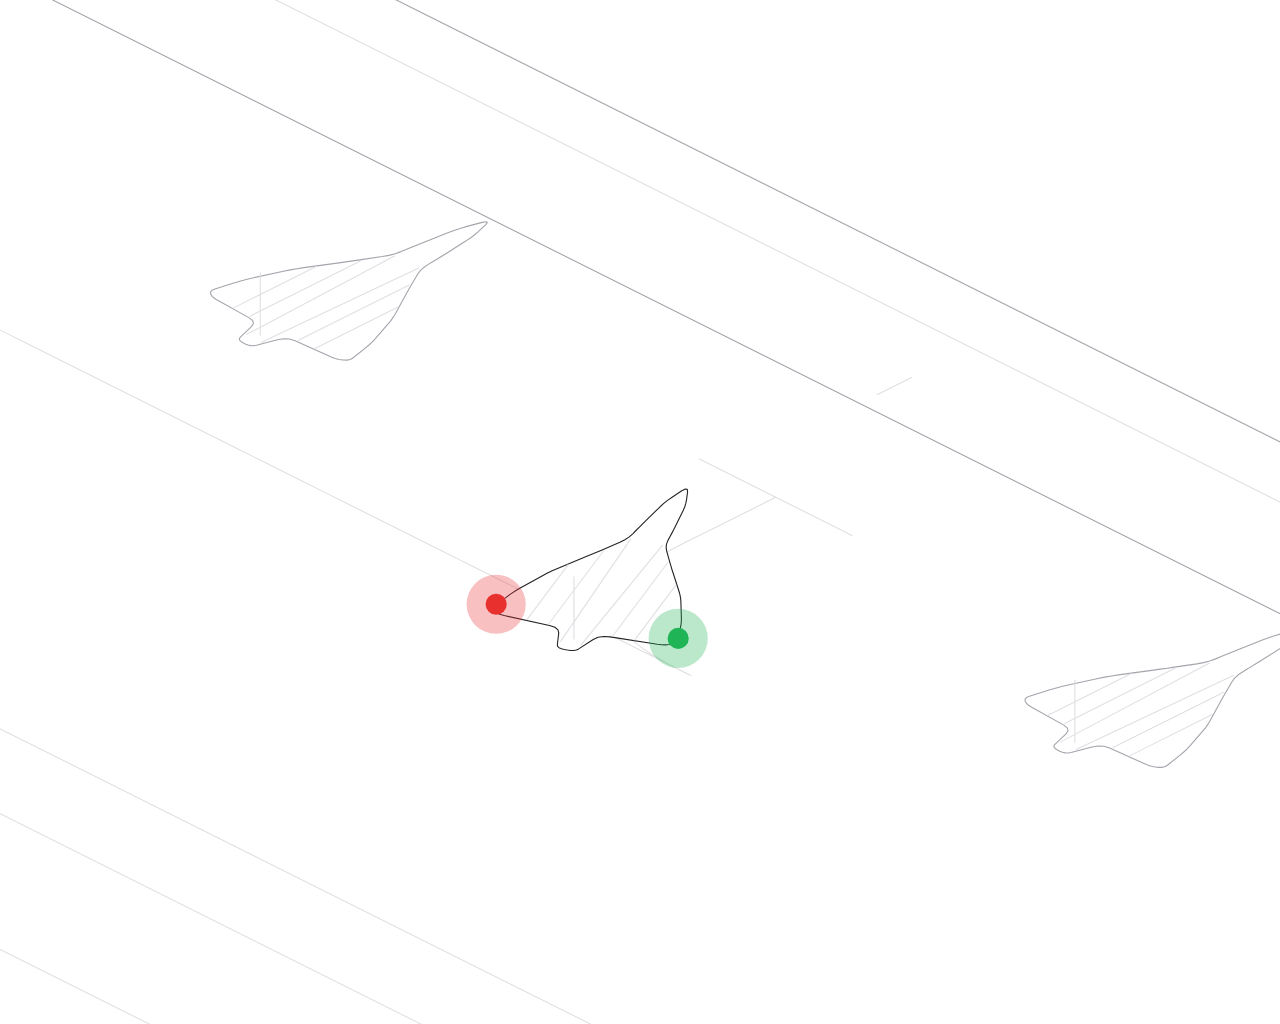
<file: stages/pushback.html>
<!doctype html><html lang="en"><head><meta charset="utf-8"><meta name="viewport" content="width=device-width,initial-scale=1"><title>pushback flight stage</title><style>:root{color-scheme:light;background:transparent}html[data-theme=dark]{color-scheme:dark}*{box-sizing:border-box}body{margin:0;background:transparent}#stage{width:100%;aspect-ratio:5/4;--hairline-stroke:1.1}</style></head><body><div id="stage"></div><script id="hl-kernel">
/* hairline kernel sha256:346b48bdef2cdfafd5343eba01494255cf75f9c078e6fcd1aafc62bab62980a1 */
/*
 * HL: everything a figure may call. Read this index; the code under it is the
 * package's src/core, unchanged, and a figure should not need to read it.
 *
 * Every figure is drawn in a 400 × 320 viewBox. World space is x/y on the
 * ground and z up. Plates are filled with the ground colour and painted back
 * to front, so a nearer one covers a farther one: append in that order. At
 * the default camera, Cam(45, 0.5, S), +x runs down to the right and +y down
 * to the left, so the corner with the largest x and y is nearest the viewer:
 * append by ascending x + y, from the far corner (smallest x and y) to it.
 *
 * Camera
 *   Cam(azDeg, k, S)                       a camera: azimuth in degrees, k = sin(elevation) (0.5 is the 2:1 view), S = scale
 *   fit(C, points, cx, cy)                 centres the box of [x, y, z] points on (cx, cy); call it once, before proj
 *                                          it only centres, it never scales: choose S by trying values, with the most extreme pose in points.
 *                                          The six figures use S 1.42 to 2.12; the boxes they fit come out 230 to 310 wide and 180 to 245 tall
 *   proj(C)                                returns P(x, y, z), which gives [sx, sy]
 *   unproj(C, sx, sy, z)                   the world [x, y] under a screen point, on the plane at height z
 *   facing(C)                              returns front(sample): whether a ring sample faces the camera
 * Rounded solids
 *   rrect(u0, v0, u1, v1, r, n)            a rounded rectangle, as a ring of samples {u, v, nu, nv}
 *   circ(R, n)                             a circle, as a ring
 *   rings(x0, y0, x1, y1, r, b)            [ring, inner]: a rounded footprint and its crease ring, inset by b
 *                                          r, the corner radius, is cut to half the shorter side. b, the crease's inset in world units
 *                                          (0.6 to 2.2 in the figures), must stay under half the shorter side or the crease turns inside out
 *   prism(P, front, ring, inner, z0, z1)   {sil, crease}: a solid standing from z0 to z1, as two path strings
 *   ringAt(P, ring, z)                     the ring's points, projected at height z
 *   run(ring, keep)                        the one cyclic run of samples that pass keep
 *   hull(points)                           the convex hull of screen points
 *   extremes(P, ring)                      [left, right, nearest] samples: where dashed drops fall from
 *   fillet(points, radii, n)               rounds every vertex of a closed polygon; returns the new points
 *                                          radii is an array, one radius per vertex, each cut to half its shorter edge; a single number gives NaN.
 *                                          n is the steps round each corner, default 4: each vertex becomes n + 1 points
 *   ghost(P, front, ring, z0, depth)       a reflection's path {d, y0, y1}; reflect() draws it for you
 * Paths and numbers
 *   poly(points)                           a closed path string
 *   open(points)                           an open polyline string
 *   seg(a, b)                              one segment between two screen points [sx, sy], as its own subpath; project world points with P first
 *   clamp(v, a, b)
 *   lerp(a, b, t)
 *   rad(deg)
 *   r2(n)                                  two decimals
 * The continuous clock: one spring per moving number
 *   spring(x, opts)                        at rest on x; write .t to retarget; opts {k, c, m, eps}, default k 100, c 18, m 1
 *   stepS(sp, dt)                          advances by dt seconds; returns whether it is still moving
 * The discrete clock: a 700ms tween on (.32, .72, 0, 1)
 *   tween(v, dur)                          at rest on v; dur defaults to 700 (ms)
 *   tset(tw, to, now, delay)               retargets from where it is, after delay ms: the stagger
 *                                          the same target again does nothing, so calling it on every pointer move is safe
 *   tval(tw, now)                          its value at now
 *   tdone(tw, now)                         whether it has landed
 *   bezier(x1, y1, x2, y2)                 a CSS cubic-bezier, as a function of progress
 *   EASE_LIFT                              the lift curve itself
 *   reducedMotion()                        true when the reader asked for less motion; springs and tweens already land at once
 *   setReducedMotion(on)                   the loop's business, not a figure's
 * Drawing
 *   mk(tag, attrs, parent)                 one svg element: the only way a figure makes a node
 *   solid(parent)                          {g, sil, cr}: a group holding a silhouette path and a crease path
 *   put(solid, paths)                      writes prism()'s {sil, crease} into solid()'s {sil, cr}: sil into sil, crease into cr
 *   flatDot(parent, C, r, cls)             a dot lying on the ground plane; cls is "dot", "dot m" or "dot off"
 *   place(el, point)                       moves a dot or a circle to [sx, sy]
 *   reflect(svg, parent, P, front, ring, z0, depth)   a fading mirror under a solid
 *   fade(svg, y0, y1, a0)                  a vertical fade, as a mask; returns the value for a mask attribute
 * Life
 *   register(stage, tick)                  joins the one frame loop; tick(dt in seconds, now in ms) returns true to ask for another frame; gives {wake, unregister}
 *   pointer(stage, handlers)               {move(point), down(point), leave()}, points in viewBox units; returns its disposer
 *   disposer()                             {add, on, dispose}: collects tear-down, so destroy is bag.dispose
 * The bench's business, not a figure's
 *   css(lightDark)
 *   inject(root)
 *   tour(stage, stops, onStop)             an unseen pointer that walks the stops, [x, y] in viewBox units or null to leave, and gives way to a real one; onStop(i) on each arrival; returns {stop}
 *   LAP                                    the default stops: a diamond around the centre, then a leave
 *
 * Classes, on path, polygon, ellipse and line. They are the whole palette; a
 * figure sets no colour, width or fill of its own.
 *     (none)   filled with the ground colour, medium stroke
 *     sil      the silhouette's stroke        hi    the bright stroke: the only highlight
 *     lo       the dim stroke                 nf    no fill        fo   fill only, no stroke
 *     dash     a dashed guide
 *     dot      a bright dot                   dot m   a medium dot     dot off   a dim dot
 */
var HL = (() => {
  var __defProp = Object.defineProperty;
  var __getOwnPropDesc = Object.getOwnPropertyDescriptor;
  var __getOwnPropNames = Object.getOwnPropertyNames;
  var __hasOwnProp = Object.prototype.hasOwnProperty;
  var __export = (target, all) => {
    for (var name in all)
      __defProp(target, name, { get: all[name], enumerable: true });
  };
  var __copyProps = (to, from, except, desc) => {
    if (from && typeof from === "object" || typeof from === "function") {
      for (let key of __getOwnPropNames(from))
        if (!__hasOwnProp.call(to, key) && key !== except)
          __defProp(to, key, { get: () => from[key], enumerable: !(desc = __getOwnPropDesc(from, key)) || desc.enumerable });
    }
    return to;
  };
  var __toCommonJS = (mod) => __copyProps(__defProp({}, "__esModule", { value: true }), mod);

  // packages/hairline/src/core/kernel.ts
  var kernel_exports = {};
  __export(kernel_exports, {
    Cam: () => Cam,
    EASE_LIFT: () => EASE_LIFT,
    LAP: () => LAP,
    bezier: () => bezier,
    circ: () => circ,
    clamp: () => clamp,
    css: () => css,
    disposer: () => disposer,
    extremes: () => extremes,
    facing: () => facing,
    fade: () => fade,
    fillet: () => fillet,
    fit: () => fit,
    flatDot: () => flatDot,
    ghost: () => ghost,
    hull: () => hull,
    inject: () => inject,
    lerp: () => lerp,
    mk: () => mk,
    open: () => open,
    place: () => place,
    pointer: () => pointer,
    poly: () => poly,
    prism: () => prism,
    proj: () => proj,
    put: () => put,
    r2: () => r2,
    rad: () => rad,
    reducedMotion: () => reducedMotion,
    reflect: () => reflect,
    register: () => register,
    ringAt: () => ringAt,
    rings: () => rings,
    rrect: () => rrect,
    run: () => run,
    seg: () => seg,
    setReducedMotion: () => setReducedMotion,
    solid: () => solid,
    spring: () => spring,
    stepS: () => stepS,
    tdone: () => tdone,
    tour: () => tour,
    tset: () => tset,
    tval: () => tval,
    tween: () => tween,
    unproj: () => unproj
  });

  // packages/hairline/src/core/iso.ts
  var clamp = (v, a, b) => Math.max(a, Math.min(b, v));
  var lerp = (a, b, t) => a + (b - a) * t;
  var rad = (d) => d * Math.PI / 180;
  var r2 = (n) => Math.round(n * 100) / 100;
  var poly = (pts) => "M" + pts.map((p) => r2(p[0]) + " " + r2(p[1])).join("L") + "Z";
  var seg = (a, b) => `M${r2(a[0])} ${r2(a[1])}L${r2(b[0])} ${r2(b[1])}`;
  var open = (pts) => pts.length < 2 ? "" : "M" + pts.map((p) => r2(p[0]) + " " + r2(p[1])).join("L");
  var Cam = (azDeg, k, S) => ({ az: rad(azDeg), k, S, ox: 0, oy: 0 });
  function proj(C) {
    const c = Math.cos(C.az), s = Math.sin(C.az), zf = Math.sqrt(1 - C.k * C.k);
    return (x, y, z) => {
      const X = x * c - y * s, Y = x * s + y * c;
      return [C.ox + C.S * X, C.oy + C.S * (Y * C.k - z * zf)];
    };
  }
  function unproj(C, sx, sy, z) {
    const c = Math.cos(C.az), s = Math.sin(C.az), zf = Math.sqrt(1 - C.k * C.k);
    const X = (sx - C.ox) / C.S, Y = ((sy - C.oy) / C.S + z * zf) / C.k;
    return [X * c + Y * s, -X * s + Y * c];
  }
  function fit(C, pts, cx, cy) {
    C.ox = 0;
    C.oy = 0;
    const P = proj(C);
    let a = 1e9, b = -1e9, c = 1e9, d = -1e9;
    for (const p of pts) {
      const q = P(p[0], p[1], p[2]);
      a = Math.min(a, q[0]);
      b = Math.max(b, q[0]);
      c = Math.min(c, q[1]);
      d = Math.max(d, q[1]);
    }
    C.ox = cx - (a + b) / 2;
    C.oy = cy - (c + d) / 2;
  }
  function rrect(u0, v0, u1, v1, r, n = 4) {
    r = Math.max(0, Math.min(r, (u1 - u0) / 2, (v1 - v0) / 2));
    const out = [];
    for (const [cu, cv, a0] of [[u1 - r, v1 - r, 0], [u0 + r, v1 - r, 90], [u0 + r, v0 + r, 180], [u1 - r, v0 + r, 270]])
      for (let k = 0; k <= n; k++) {
        const a = rad(a0 + 90 * k / n), ca = Math.cos(a), sa = Math.sin(a);
        out.push({ u: cu + r * ca, v: cv + r * sa, nu: ca, nv: sa });
      }
    return out;
  }
  function circ(R, n = 96) {
    const out = [];
    for (let k = 0; k < n; k++) {
      const a = k / n * Math.PI * 2, ca = Math.cos(a), sa = Math.sin(a);
      out.push({ u: R * ca, v: R * sa, nu: ca, nv: sa });
    }
    return out;
  }
  function hull(input) {
    const pts = input.slice().sort((a, b) => a[0] - b[0] || a[1] - b[1]);
    const x = (o, a, b) => (a[0] - o[0]) * (b[1] - o[1]) - (a[1] - o[1]) * (b[0] - o[0]);
    const lo = [], up = [];
    for (const p of pts) {
      while (lo.length > 1 && x(lo[lo.length - 2], lo[lo.length - 1], p) <= 0) lo.pop();
      lo.push(p);
    }
    for (let i = pts.length - 1; i >= 0; i--) {
      const p = pts[i];
      while (up.length > 1 && x(up[up.length - 2], up[up.length - 1], p) <= 0) up.pop();
      up.push(p);
    }
    lo.pop();
    up.pop();
    return lo.concat(up);
  }
  var ringAt = (P, ring, z) => ring.map((q) => P(q.u, q.v, z));
  var facing = (C) => {
    const s = Math.sin(C.az), c = Math.cos(C.az);
    return (q) => q.nu * s + q.nv * c >= -1e-6;
  };
  function run(ring, keep) {
    const n = ring.length;
    let s = -1;
    for (let i = 0; i < n; i++) if (keep(ring[i]) && !keep(ring[(i + n - 1) % n])) {
      s = i;
      break;
    }
    if (s < 0) return keep(ring[0]) ? ring.slice() : [];
    const out = [];
    for (let k = 0; k < n && keep(ring[(s + k) % n]); k++) out.push(ring[(s + k) % n]);
    return out;
  }
  function prism(P, front, ring, inner, z0, z1) {
    return {
      sil: poly(hull(ringAt(P, ring, z1).concat(ringAt(P, ring, z0)))),
      crease: inner ? open(ringAt(P, run(inner, front), z1)) : ""
    };
  }
  var rings = (x0, y0, x1, y1, r, b) => [
    rrect(x0, y0, x1, y1, r),
    rrect(x0 + b, y0 + b, x1 - b, y1 - b, Math.max(0.3, r - b))
  ];
  function extremes(P, ring) {
    const pr = ring.map((q) => P(q.u, q.v, 0));
    let a = 0, b = 0, c = 0;
    pr.forEach((p, k) => {
      if (p[0] < pr[a][0]) a = k;
      if (p[0] > pr[b][0]) b = k;
      if (p[1] > pr[c][1]) c = k;
    });
    return [ring[a], ring[b], ring[c]];
  }
  function fillet(pts, rs, n = 4) {
    const m = pts.length, out = [];
    for (let i = 0; i < m; i++) {
      const a = pts[(i + m - 1) % m], p = pts[i], b = pts[(i + 1) % m];
      const la = Math.hypot(a[0] - p[0], a[1] - p[1]), lb = Math.hypot(b[0] - p[0], b[1] - p[1]);
      const t = Math.min(rs[i], la / 2, lb / 2);
      const p1 = [p[0] + (a[0] - p[0]) / la * t, p[1] + (a[1] - p[1]) / la * t];
      const p2 = [p[0] + (b[0] - p[0]) / lb * t, p[1] + (b[1] - p[1]) / lb * t];
      for (let k = 0; k <= n; k++) {
        const s = k / n, w = 1 - s;
        out.push([w * w * p1[0] + 2 * w * s * p[0] + s * s * p2[0], w * w * p1[1] + 2 * w * s * p[1] + s * s * p2[1]]);
      }
    }
    return out;
  }
  function ghost(P, front, ring, z0, depth) {
    const f = run(ring, front), lowP = ringAt(P, f, z0 - depth);
    return {
      d: open(lowP) + [f[0], f[f.length - 1]].map((q) => seg(P(q.u, q.v, z0), P(q.u, q.v, z0 - depth))).join(""),
      y0: Math.min(...ringAt(P, f, z0).map((p) => p[1])),
      y1: Math.max(...lowP.map((p) => p[1])) + 2
    };
  }

  // packages/hairline/src/core/motion.ts
  var reduced = false;
  var setReducedMotion = (on) => {
    reduced = on;
  };
  var reducedMotion = () => reduced;
  function spring(x, o = {}) {
    return { x, v: 0, t: x, k: o.k ?? 100, c: o.c ?? 18, m: o.m ?? 1, eps: o.eps ?? 0.01 };
  }
  function stepS(sp, dt) {
    if (reduced) {
      sp.x = sp.t;
      sp.v = 0;
      return false;
    }
    const n = Math.max(1, Math.ceil(dt * 240)), h = dt / n;
    for (let i = 0; i < n; i++) {
      const a = (-sp.k * (sp.x - sp.t) - sp.c * sp.v) / sp.m;
      sp.v += a * h;
      sp.x += sp.v * h;
    }
    if (Math.abs(sp.x - sp.t) < sp.eps && Math.abs(sp.v) < sp.eps * 10) {
      sp.x = sp.t;
      sp.v = 0;
      return false;
    }
    return true;
  }
  function bezier(x1, y1, x2, y2) {
    const cx = 3 * x1, bx = 3 * (x2 - x1) - cx, ax = 1 - cx - bx;
    const cy = 3 * y1, by = 3 * (y2 - y1) - cy, ay = 1 - cy - by;
    const X = (u) => ((ax * u + bx) * u + cx) * u;
    const Y = (u) => ((ay * u + by) * u + cy) * u;
    const dX = (u) => (3 * ax * u + 2 * bx) * u + cx;
    return (t) => {
      if (t <= 0) return 0;
      if (t >= 1) return 1;
      let u = t;
      for (let i = 0; i < 8; i++) {
        const e = X(u) - t;
        if (Math.abs(e) < 1e-5) break;
        const d = dX(u);
        if (Math.abs(d) < 1e-6) break;
        u -= e / d;
      }
      if (!(u >= 0 && u <= 1) || Math.abs(X(u) - t) > 1e-4) {
        let lo = 0, hi = 1;
        u = t;
        for (let i = 0; i < 24; i++) {
          if (X(u) < t) lo = u;
          else hi = u;
          u = (lo + hi) / 2;
        }
      }
      return Y(u);
    };
  }
  var EASE_LIFT = bezier(0.32, 0.72, 0, 1);
  var tween = (v, dur = 700) => ({ from: v, to: v, t0: -1e9, dur });
  var tval = (tw, now) => {
    const p = clamp((now - tw.t0) / tw.dur, 0, 1);
    return tw.from + (tw.to - tw.from) * (reduced ? 1 : EASE_LIFT(p));
  };
  var tset = (tw, to, now, delay) => {
    if (tw.to === to) return;
    tw.from = tval(tw, now);
    tw.to = to;
    tw.t0 = now + delay;
  };
  var tdone = (tw, now) => reduced || now >= tw.t0 + tw.dur;

  // packages/hairline/src/core/stage.ts
  var NS = "http://www.w3.org/2000/svg";
  function mk(tag, attrs, parent) {
    const e = document.createElementNS(NS, tag);
    if (attrs) for (const k in attrs) e.setAttribute(k, String(attrs[k]));
    if (parent) parent.appendChild(e);
    return e;
  }
  function solid(parent) {
    const g = mk("g", {}, parent);
    return { g, sil: mk("path", { class: "sil" }, g), cr: mk("path", { class: "nf lo" }, g) };
  }
  var put = (el, s) => {
    el.sil.setAttribute("d", s.sil);
    el.cr.setAttribute("d", s.crease);
  };
  var flatDot = (parent, C, r, cls) => mk("ellipse", { rx: r2(r * C.S), ry: r2(r * C.S * C.k), class: cls }, parent);
  var place = (el, q) => {
    el.setAttribute("cx", String(r2(q[0])));
    el.setAttribute("cy", String(r2(q[1])));
  };
  var fid = 0;
  function fade(svg, y0, y1, a0 = 0.7) {
    const id = "hl-fd" + ++fid, defs = mk("defs", {}, svg);
    const lg = mk("linearGradient", { id: id + "g", gradientUnits: "userSpaceOnUse", x1: 0, y1: r2(y0), x2: 0, y2: r2(y1) }, defs);
    mk("stop", { offset: 0, "stop-color": "#fff", "stop-opacity": a0 }, lg);
    mk("stop", { offset: 1, "stop-color": "#fff", "stop-opacity": 0 }, lg);
    const m = mk("mask", { id, maskUnits: "userSpaceOnUse", x: 0, y: 0, width: 400, height: 320 }, defs);
    mk("rect", { x: 0, y: 0, width: 400, height: 320, fill: `url(#${id}g)` }, m);
    return `url(#${id})`;
  }
  function reflect(svg, parent, P, front, ring, z0, depth) {
    const r = ghost(P, front, ring, z0, depth);
    const gh = mk("g", { class: "ghost", mask: fade(svg, r.y0, r.y1) }, parent);
    mk("path", { d: r.d }, gh);
  }
  var boards = [];
  var byStage = /* @__PURE__ */ new Map();
  var raf = 0;
  var last = 0;
  var io = null;
  var rm = null;
  function frame() {
    const now = performance.now();
    const dt = Math.min(0.05, Math.max(0, (now - last) / 1e3));
    last = now;
    let any = false;
    for (const b of boards.slice()) if (b.vis && b.awake) {
      try {
        b.awake = !!b.tick(dt, now);
      } catch (err) {
        b.awake = false;
        setTimeout(() => {
          throw err;
        });
      }
      any = any || b.awake;
    }
    raf = any ? requestAnimationFrame(frame) : 0;
  }
  function wake(b) {
    b.awake = true;
    if (!raf) {
      last = performance.now();
      raf = requestAnimationFrame(frame);
    }
  }
  var onMotion = () => {
    setReducedMotion(!!rm?.matches);
    boards.forEach(wake);
  };
  function start() {
    if (io) return;
    io = new IntersectionObserver((es) => {
      for (const e of es) {
        const set = byStage.get(e.target);
        if (!set) continue;
        for (const b of set) {
          b.vis = e.isIntersecting;
          if (b.vis) wake(b);
        }
      }
    }, { rootMargin: "80px" });
    rm = matchMedia("(prefers-reduced-motion: reduce)");
    setReducedMotion(rm.matches);
    rm.addEventListener("change", onMotion);
  }
  function stop() {
    if (raf) cancelAnimationFrame(raf);
    raf = 0;
    io?.disconnect();
    io = null;
    rm?.removeEventListener("change", onMotion);
    rm = null;
  }
  function register(stage, tick) {
    start();
    const b = { stage, tick, vis: false, awake: true };
    boards.push(b);
    const peers = byStage.get(stage);
    if (peers) {
      for (const p of peers) b.vis = p.vis;
      peers.add(b);
      if (b.vis) wake(b);
    } else {
      byStage.set(stage, /* @__PURE__ */ new Set([b]));
      io.observe(stage);
    }
    tick(0, performance.now());
    let gone = false;
    return {
      wake: () => {
        if (!gone) wake(b);
      },
      unregister: () => {
        if (gone) return;
        gone = true;
        boards = boards.filter((x) => x !== b);
        const set = byStage.get(stage);
        if (set) {
          set.delete(b);
          if (!set.size) {
            byStage.delete(stage);
            io?.unobserve(stage);
          }
        }
        if (!boards.length) stop();
      }
    };
  }
  var handlers = /* @__PURE__ */ new WeakMap();
  var touring = /* @__PURE__ */ new WeakMap();
  function pointer(stage, on) {
    handlers.set(stage, on);
    let tm = 0;
    const pt = (e) => {
      const r = stage.getBoundingClientRect();
      return [(e.clientX - r.left) / r.width * 400, (e.clientY - r.top) / r.height * 320];
    };
    const move = (e) => {
      clearTimeout(tm);
      touring.get(stage)?.hold();
      on.move(pt(e), e);
    };
    const down = (e) => {
      clearTimeout(tm);
      touring.get(stage)?.hold();
      if (e.pointerType !== "mouse") stage.releasePointerCapture?.(e.pointerId);
      if (on.down) on.down(pt(e), e);
      else on.move(pt(e), e);
    };
    const leave = (e) => {
      clearTimeout(tm);
      tm = window.setTimeout(() => {
        on.leave(e);
        touring.get(stage)?.release();
      }, e.pointerType === "mouse" ? 0 : 1400);
    };
    stage.addEventListener("pointermove", move);
    stage.addEventListener("pointerdown", down);
    stage.addEventListener("pointerleave", leave);
    return () => {
      clearTimeout(tm);
      if (handlers.get(stage) === on) handlers.delete(stage);
      stage.removeEventListener("pointermove", move);
      stage.removeEventListener("pointerdown", down);
      stage.removeEventListener("pointerleave", leave);
    };
  }
  var LAP = [[128, 150], [200, 118], [272, 150], [200, 206], null];
  var TRAVEL = 900;
  var DWELL = 1200;
  var REST = 1800;
  var RESUME = 1200;
  var STAGGER = 450;
  var GHOST = { pointerType: "ghost" };
  var started = 0;
  function entry([x, y]) {
    const dx = x - 200, dy = y - 160;
    if (!dx && !dy) return [200, 320];
    const k = Math.min(dx ? (dx > 0 ? 200 : -200) / dx : Infinity, dy ? (dy > 0 ? 160 : -160) / dy : Infinity);
    return [200 + dx * k, 160 + dy * k];
  }
  function tour(stage, stops, onStop) {
    let i = 0;
    let wait = RESUME + STAGGER * (started++ % 4);
    let t = -1;
    let at = null;
    let origin = [200, 320];
    let hand = false, keys = stage.contains(stage.ownerDocument.activeElement);
    let gone = false;
    const leave = () => {
      at = null;
      t = -1;
      handlers.get(stage)?.leave(GHOST);
    };
    const tick = (dt) => {
      if (hand || keys || !stops.length) return false;
      if (reducedMotion()) {
        if (at) leave();
        return false;
      }
      if (wait > 0) {
        wait -= dt * 1e3;
        return true;
      }
      const stop2 = stops[i];
      if (stop2 === null) {
        if (at) leave();
        onStop?.(i);
        i = (i + 1) % stops.length;
        wait = REST;
        return true;
      }
      const h = handlers.get(stage);
      if (!h) return true;
      if (t < 0) {
        origin = at ?? entry(stop2);
        t = 0;
      }
      t = Math.min(TRAVEL, t + dt * 1e3);
      const k = EASE_LIFT(t / TRAVEL);
      at = [origin[0] + (stop2[0] - origin[0]) * k, origin[1] + (stop2[1] - origin[1]) * k];
      h.move(at, GHOST);
      if (t < TRAVEL) return true;
      onStop?.(i);
      i = (i + 1) % stops.length;
      t = -1;
      wait = DWELL;
      return true;
    };
    const take = () => {
      at = null;
      t = -1;
    };
    const give = () => {
      if (hand || keys) return;
      i = 0;
      t = -1;
      wait = RESUME;
      board.wake();
    };
    const me = {
      hold: () => {
        hand = true;
        take();
      },
      release: () => {
        if (!hand) return;
        hand = false;
        give();
      }
    };
    const focusIn = () => {
      keys = true;
      take();
    };
    const focusOut = (e) => {
      if (keys && !stage.contains(e.relatedTarget)) {
        keys = false;
        give();
      }
    };
    stage.addEventListener("focusin", focusIn);
    stage.addEventListener("focusout", focusOut);
    touring.set(stage, me);
    const board = register(stage, tick);
    return {
      stop: () => {
        if (gone) return;
        gone = true;
        board.unregister();
        stage.removeEventListener("focusin", focusIn);
        stage.removeEventListener("focusout", focusOut);
        if (touring.get(stage) === me) touring.delete(stage);
        if (at) leave();
      }
    };
  }
  function disposer() {
    let fns = [];
    return {
      add: (fn) => {
        fns.push(fn);
      },
      on: (target, type, fn, opts) => {
        const h = fn;
        target.addEventListener(type, h, opts);
        fns.push(() => target.removeEventListener(type, h, opts));
      },
      dispose: () => {
        const run2 = fns;
        fns = [];
        for (let i = run2.length - 1; i >= 0; i--) run2[i]();
      }
    };
  }

  // packages/hairline/src/core/styles.ts
  var LIGHT = { plate: "#ffffff", hi: "#232327", edge: "#a4a4ac", mid: "#c3c3c9", lo: "#e0e0e4" };
  var DARK = { plate: "#08090a", hi: "#d0d6e0", edge: "#5b5d64", mid: "#3e3e44", lo: "#29292d" };
  var KEYS = ["plate", "hi", "edge", "mid", "lo"];
  var vars = (p) => KEYS.map((k) => `--hl-${k}:var(--hairline-${k},${p[k]});`).join("");
  var EASE = "cubic-bezier(0.5,0,0.1,1)";
  var SVG = ":where([data-hairline]>svg)";
  function css(lightDark) {
    const both = Object.fromEntries(KEYS.map((k) => [k, `light-dark(${LIGHT[k]},${DARK[k]})`]));
    return [
      // the box, and the palette: light unless something below says otherwise
      `:where([data-hairline]){display:block;position:relative;aspect-ratio:5/4;touch-action:pan-y;user-select:none;-webkit-user-select:none;--hl-sw:var(--hairline-stroke,0.9);${vars(LIGHT)}}`,
      // the page's color-scheme
      lightDark ? `:where([data-hairline]){${vars(both)}}` : "",
      // an ancestor that says dark
      `:where(.dark,[data-theme="dark"]) :where([data-hairline]){${vars(DARK)}}`,
      // the figure's own theme option
      `:where([data-hairline][data-hairline-theme="light"]){${vars(LIGHT)}}`,
      `:where([data-hairline][data-hairline-theme="dark"]){${vars(DARK)}}`,
      `:where([data-hairline]:focus-visible){outline:1.5px solid var(--hl-hi);outline-offset:2px}`,
      `${SVG}{position:absolute;inset:0;width:100%;height:100%;display:block}`,
      // Riffle's live region: read, not seen
      `:where([data-hairline]>[data-hairline-live]){position:absolute;width:1px;height:1px;margin:-1px;padding:0;border:0;overflow:hidden;clip-path:inset(50%);white-space:nowrap}`,
      // the drawing: plates are filled with the plate colour and painted back to front
      `${SVG} :where(path,polygon,ellipse,line){fill:var(--hl-plate);stroke:var(--hl-mid);stroke-width:var(--hl-sw);vector-effect:non-scaling-stroke;stroke-linejoin:round;stroke-linecap:round;transition:stroke 260ms ${EASE}}`,
      `${SVG} :where(.nf){fill:none}`,
      `${SVG} :where(.fo){stroke:none}`,
      `${SVG} :where(.sil){stroke:var(--hl-edge)}`,
      `${SVG} :where(.hi){stroke:var(--hl-hi)}`,
      `${SVG} :where(.lo){stroke:var(--hl-lo)}`,
      `${SVG} :where(.dash){stroke-dasharray:1 3}`,
      `${SVG} :where(.dot){stroke:none;fill:var(--hl-hi);transition:fill 260ms ${EASE}}`,
      `${SVG} :where(.dot.m){fill:var(--hl-edge)}`,
      `${SVG} :where(.dot.off){fill:var(--hl-lo)}`,
      `${SVG} :where(.ghost path){fill:none;stroke:var(--hl-mid)}`
    ].join("");
  }
  var done = /* @__PURE__ */ new WeakSet();
  function inject(root) {
    if (done.has(root)) return;
    done.add(root);
    const doc = root.nodeType === 9 ? root : root.ownerDocument;
    const win = doc.defaultView;
    const text = css(!!win?.CSS?.supports?.("color", "light-dark(#000,#fff)"));
    if (win && "adoptedStyleSheets" in root) {
      try {
        const sheet = new win.CSSStyleSheet();
        sheet.replaceSync(text);
        root.adoptedStyleSheets = [...root.adoptedStyleSheets, sheet];
        return;
      } catch {
      }
    }
    const style = doc.createElement("style");
    style.setAttribute("data-hairline-style", "");
    style.textContent = text;
    (root.nodeType === 9 ? doc.head ?? doc.documentElement : root).appendChild(style);
  }
  return __toCommonJS(kernel_exports);
})();
/* /hairline kernel */
</script><script>
function theme(value){document.documentElement.dataset.theme=value;const stage=document.getElementById('stage');stage.setAttribute('data-hairline-theme',value)}
theme(new URLSearchParams(location.search).get('theme')==='dark'?'dark':'light');
addEventListener('message',e=>{if(e.source===parent&&e.origin===location.origin&&e.data?.type==='asrs-theme'&&['light','dark'].includes(e.data.theme))theme(e.data.theme)});
window.hairline=figure=>{
 HL.inject(document);const stage=document.getElementById('stage');stage.setAttribute('data-hairline',figure.name);stage.setAttribute('role','img');stage.setAttribute('aria-label',figure.means);
 const svg=HL.mk('svg',{viewBox:'0 0 400 320','aria-hidden':'true'},stage);
 const mq=matchMedia('(prefers-reduced-motion: reduce)');HL.setReducedMotion(mq.matches);
 figure.mount({stage,svg,read:{set textContent(value){}}},1);
 mq.addEventListener('change',()=>{HL.setReducedMotion(mq.matches);stage.dispatchEvent(new PointerEvent('pointermove',{pointerType:'mouse',clientX:0,clientY:0}))});
};
</script><script type="module" id="hl-figure">
/**
 * Concorde, one stage of the flight cycle up close: the same airport, lights and
 * afterburners as the full lap, zoomed to a single stage. The aircraft loops
 * through it; hover to slow time. Colour is a deliberate exception (see the lights).
 * The pattern: dilate time.
 */
const {
  Cam, clamp, facing, fillet, fit, lerp, open, place, poly, prism, proj, put, reducedMotion, rings, rrect, ringAt, seg, spring, stepS,
  disposer, mk, pointer, register, solid,
} = HL;
const SC = 1.5, BX = [30, 78, 126, 174, 222], RED = "#e8312f", GRN = "#1fb455", WARM = "#ffdf80", ORG = "#ff7a1a", HOT = "#ffe8b0";
/** A road through corners [x, y, speed, stage]: straights joined by smooth bends, as dense waypoints. */
function road(C, r = 14) {
  const out = [[C[0][0], C[0][1], 0, C[0][2], C[0][3]]], d = (p, q) => Math.hypot(q[0] - p[0], q[1] - p[1]);
  let cur = C[0], sp = C[0][2];
  const run = (to, v, st) => { const n = Math.max(1, Math.ceil(d(cur, to) / 4)); for (let k = 1; k <= n; k++) out.push([lerp(cur[0], to[0], k / n), lerp(cur[1], to[1], k / n), 0, lerp(sp, v, k / n), st]); cur = to; sp = v; };
  for (let i = 1; i < C.length; i++) {
    const p = C[i - 1], c = C[i], q = C[i + 1];
    if (!q) { run(c, c[2], c[3]); break; }
    const l1 = d(p, c) * (i > 1 ? 0.5 : 1), l2 = d(c, q) * (i < C.length - 2 ? 0.5 : 1), t = Math.min(r, l1, l2);
    const A = [c[0] + ((p[0] - c[0]) / d(p, c)) * t, c[1] + ((p[1] - c[1]) / d(p, c)) * t], B = [c[0] + ((q[0] - c[0]) / d(c, q)) * t, c[1] + ((q[1] - c[1]) / d(c, q)) * t];
    run(A, c[2], c[3]);
    for (let k = 1; k <= 8; k++) { const u = k / 8; out.push([(1 - u) ** 2 * A[0] + 2 * u * (1 - u) * c[0] + u * u * B[0], (1 - u) ** 2 * A[1] + 2 * u * (1 - u) * c[1] + u * u * B[1], 0, c[2], c[3]]); }
    cur = B;
  }
  return out;
}
/** Catmull-Rom samples through waypoints [x, y, height, speed, stage]: their times, and the heading at each (pushback faces backwards). */
function build(wp) {
  const n = wp.length, S = [], tc = [0], hd = [];
  for (let i = 0; i < n - 1; i++) {
    const a = wp[Math.max(i - 1, 0)], b = wp[i], c = wp[i + 1], d = wp[Math.min(i + 2, n - 1)], m = Math.max(2, Math.ceil(Math.hypot(c[0] - b[0], c[1] - b[1], c[2] - b[2]) / 3));
    for (let s = 0; s < m; s++) {
      const t = s / m, t2 = t * t, t3 = t2 * t;
      const q = [0, 1, 2, 3].map((k) => 0.5 * (2 * b[k] + (c[k] - a[k]) * t + (2 * a[k] - 5 * b[k] + 4 * c[k] - d[k]) * t2 + (3 * b[k] - a[k] - 3 * c[k] + d[k]) * t3));
      S.push([q[0], q[1], Math.max(q[2], 0), Math.max(q[3], 1), c[4]]);
    }
  }
  S.push(wp[n - 1].slice());
  for (let i = 1; i < S.length; i++) tc.push(tc[i - 1] + Math.hypot(S[i][0] - S[i - 1][0], S[i][1] - S[i - 1][1], S[i][2] - S[i - 1][2]) / ((S[i][3] + S[i - 1][3]) / 2));
  S.forEach((q, i) => {
    let j = Math.min(i + 2, S.length - 1);
    while (j > i && S[j][4] !== q[4]) j--;
    const [a, b] = j > i ? [q, S[j]] : [S[Math.max(i - 1, 0)], q];
    hd.push(Math.atan2(b[1] - a[1], b[0] - a[0]) + (q[4] === 1 ? Math.PI : 0));
  });
  return { S, tc, hd, T: tc[tc.length - 1] };
}
function at(R, t) {
  let i = 0;
  while (i < R.tc.length - 2 && R.tc[i + 1] <= t) i++;
  const a = R.S[i], b = R.S[i + 1], f = clamp((t - R.tc[i]) / (R.tc[i + 1] - R.tc[i]), 0, 1);
  return [lerp(a[0], b[0], f), lerp(a[1], b[1], f), lerp(a[2], b[2], f), a[4], R.hd[i]];
}
// A Concorde from above: u forward, v right. Needle nose, slender ogival delta wing, no tailplane; rounded once.
const HALF = [[9.6, 0], [7.6, 0.6], [4.6, 0.95], [3, 1.1], [0.8, 2.3], [-2, 3.9], [-4.8, 5], [-7, 5.5], [-7.4, 4.9], [-7.6, 1.2], [-9.7, 0.55], [-9.8, 0]];
const OUT = HALF.concat(HALF.slice(1, -1).reverse().map(([u, v]) => [u, -v]));
const SHAPE = fillet(OUT.map(([u, v]) => [u * SC, v * SC]), OUT.map(() => 0.9), 3);
const ss = (u) => { u = clamp(u, 0, 1); return u * u * (3 - 2 * u); };
const CFG = { apt: 1, tempo: 0.8, ab: 0, stands: [126], focus: [[84,8,0],[160,8,0],[160,64,0],[84,64,0]], route: [...road([[126, 24, 3, 1], [126, 50, 5, 1], [142, 50, 3, 1]]), ...road([[142, 50, 3, 0], [30, 50, 14, 0]]).slice(1)], track: [...road([[126, 24, 3, 1], [126, 50, 5, 1], [142, 50, 3, 1]]), ...road([[142, 50, 3, 0], [10, 50, 12, 0], [10, 102, 12, 0], [44, 102, 6, 0]]).slice(1)], fixed: [[78, 24, -Math.PI / 2], [174, 24, -Math.PI / 2]] };

function mount({ stage, svg, read }, value) {
  const bag = disposer();
  let V = value, wt = 0;
  const R = build(CFG.route), rate = spring(1), L = R.T + (CFG.dwell || 0), N = CFG.n || 1, tempo = CFG.tempo || 1;
  let tau = 0;
  // The camera: fit the stage's focus at unit scale, then zoom to fill the frame.
  const C1 = Cam(45, 0.5, 1);
  fit(C1, CFG.focus, 200, 166);
  const q1 = proj(C1), pp = CFG.focus.map(([x, y, z]) => q1(x, y, z)), xs = pp.map((a) => a[0]), ys = pp.map((a) => a[1]);
  const S = Math.min(350 / (Math.max(...xs) - Math.min(...xs)), 262 / (Math.max(...ys) - Math.min(...ys))), C = Cam(45, 0.5, S);
  fit(C, CFG.focus, 200, 166);
  const P = proj(C), front = facing(C), zk = Math.min(S, 3);
  // The still frame (and reduced motion) starts where the aircraft is nearest the middle of the frame.
  let bd = 1e9;
  for (let f = 0.08; f < 0.92; f += 0.02) { const c = at(R, Math.min(f * L, R.T)), a = P(c[0], c[1], c[2]), d = Math.hypot(a[0] - (CFG.cx || 200), a[1] - 166); if (d < bd) { bd = d; tau = f * L; } }

  // The ground, back to front: a plate, and on an airport plate the runways, the terminal and its bridges.
  const bx = R.S.map((q) => q[0]), by = R.S.map((q) => q[1]);
  const [x0, y0, x1, y1] = CFG.plate || (CFG.apt ? [0, 0, 274, 140] : [Math.min(...bx) - 18, Math.min(...by) - 18, Math.max(...bx) + 18, Math.max(...by) + 18]);
  const [fr, fi] = rings(x0, y0, x1, y1, 8, 1.8);
  if (!CFG.nop) put(solid(svg), prism(P, front, fr, fi, -2, 0));
  if (CFG.apt) {
    for (const y of CFG.rw || [102, 128]) mk("path", { class: "nf lo", d: poly(ringAt(P, rrect(CFG.rx || 6, y - 5, 262, y + 5, 4, 4), 0)) }, svg);
    const [tr, ti] = rings(4, 0, 270, 8, 2.5, 0.9);
    if (!CFG.noterm) put(solid(svg), prism(P, front, tr, ti, 0, 10));
    if (!CFG.noterm) mk("path", { class: "nf lo", d: (CFG.stands || BX).map((x) => seg(P(x, 8, 5), P(x, 12, 5)) + seg(P(x - 9, 24, 0), P(x + 9, 24, 0))).join("") }, svg);
  }
  const TK = CFG.track ? build(CFG.track) : R;
  if (CFG.sh) mk("path", { class: "nf lo", d: open(R.S.map((q) => P(q[0], q[1], 0))) }, svg);
  mk("path", { class: CFG.air ? "nf dash" : "nf lo", d: open(TK.S.map((q) => P(q[0], q[1], q[2]))) }, svg);

  const mkp = () => {
    const g = mk("g", {}, svg);
    return { g, ab: 0, drop: mk("path", { class: "nf dash" }, g), body: mk("path", { class: "sil" }, g), cr: mk("path", { class: "nf lo" }, g), fin: mk("path", { class: "nf lo" }, g),
      lt: [0, 1, 2].map(() => [mk("circle", { r: 0 }, g), mk("circle", { r: 0 }, g)]),
      fl: [0, 1, 2, 3].map(() => [[ORG, 6, 0.3], [ORG, 2, 1], [HOT, 0.9, 1]].map(([c, w, o]) => mk("path", { style: `fill:none;stroke:${c};stroke-width:${w}px;stroke-opacity:${o}` }, g))) };
  };
  const fixed = (CFG.fixed || []).map((f) => [mkp(), f]), movers = Array.from({ length: N }, mkp);

  /** One Concorde at (x, y, h) heading ang, scaled s; `hi` puts the bright stroke, the lights and the afterburners on it. */
  function draw(p, x, y, h, ang, s, hi, abT, dt) {
    const z = h + 1.2, cs = Math.cos(ang), sn = Math.sin(ang), pt = (u, v, dz = 0) => P(x + (u * cs - v * sn) * SC * s, y + (u * sn + v * cs) * SC * s, z + dz);
    p.body.setAttribute("d", poly(SHAPE.map(([u, v]) => P(x + u * s * cs - v * s * sn, y + u * s * sn + v * s * cs, z))));
    // the fuselage edges and the four engine nacelles, drawn inside the outline
    p.cr.setAttribute("d", s > 0.5 ? [[3, 0.95, -9, 0.6], [3, -0.95, -9, -0.6]].map(([a, b, c, d]) => seg(pt(a, b), pt(c, d))).join("") + [[-3.2, -0.9], [-1.9, 1.3], [1.9, 1.3], [3.2, -0.9]].map(([v, u]) => seg(pt(u, v), pt(-7.4, v))).join("") : "");
    p.fin.setAttribute("d", s > 0.5 ? seg(pt(-8.5, 0), pt(-8.5, 0, 6)) : "");
    p.drop.setAttribute("d", z > 5 ? seg(P(x, y, 0), P(x, y, z)) : "");
    p.body.classList.toggle("hi", hi);
    // Lights, by convention (a deliberate colour exception): red port, green starboard, warm strobes at the wing tips, red beacon; each with a soft glow.
    const sp = (wt % 1.1) / 1.1, strobe = !reducedMotion() && (sp < 0.08 || (sp > 0.2 && sp < 0.28)), rm = reducedMotion();
    const Ls = [[-6.4, -5.4, strobe ? WARM : RED, 1, 0], [-6.4, 5.4, strobe ? WARM : GRN, 1, 0], [1, 0, RED, rm || (wt * 0.8 + 0.4) % 1 < 0.16, 2.5]];
    p.lt.forEach(([halo, core], k) => { const [u, v, col, on, dz] = Ls[k], r = hi && on ? (col === WARM ? 1.5 : 1.1) * zk * s : 0; [[halo, r * 2.8, 0.3], [core, r, 1]].forEach(([el, rr, o]) => { place(el, pt(u, v, dz)); el.setAttribute("r", rr); el.setAttribute("fill", col); el.setAttribute("fill-opacity", o); }); });
    // Afterburners, four Olympus engines: a beam of flame from each nozzle, lit for the takeoff roll and climb.
    p.ab += (abT - p.ab) * Math.min(1, dt * 3);
    p.fl.forEach((f, k) => { const v = [-3.2, -1.9, 1.9, 3.2][k], len = hi && p.ab > 0.03 ? (7.5 + (rm ? 0 : 1.6 * Math.sin(wt * 37 + k * 1.9) + 0.6 * Math.sin(wt * 59 + k))) * p.ab * s : 0; f.forEach((el) => el.setAttribute("d", len ? seg(pt(-7.4, v), pt(-7.4 - len, v)) : "")); });
  }

  let painted=false;
  function frame(dt) {
    if(reducedMotion() && painted)return false;
    painted=true;
    const moving = stepS(rate, dt);
    wt += dt;
    if (!reducedMotion()) tau += dt * rate.x * tempo;
    fixed.forEach(([p, f]) => draw(p, f[0], f[1], 0, f[2], 1, false, 0, dt));
    movers.forEach((p, i) => {
      const tp = (tau + (i * L) / N) % L, c = at(R, Math.min(tp, R.T)), s = CFG.big || 1;
      draw(p, c[0], c[1], c[2], c[4], s, true, CFG.ab === "on" || (CFG.ab === "climb" && tp < R.T * 0.8) ? 1 : 0, dt);
    });
    return moving || !reducedMotion();
  }
  read.textContent = "pushback";
  frame(0);
  const B = register(stage, frame);
  bag.add(B.unregister);
  function aim(on) { rate.t = on ? V : 1; read.textContent = on ? "pushback" + " · slow" : "pushback"; B.wake(); }
  bag.add(pointer(stage, { move: () => aim(true), leave: () => aim(false) }));
  bag.add(() => svg.replaceChildren());
  return { set: (v) => { V = v; if (rate.t !== 1) rate.t = V; }, destroy: bag.dispose };
}

hairline({
  name: "concorde-pushback",
  means: "A Concorde is pushed straight back from its stand, curves onto the lane, then drives forward under its own power.",
  rules: [1, 5, 6, 8],
  range: [0.5, 0.25, 0.08],
  tour: [[200, 166], [290, 230], [110, 110], null],
  mount,
});
</script></body></html>
</file>
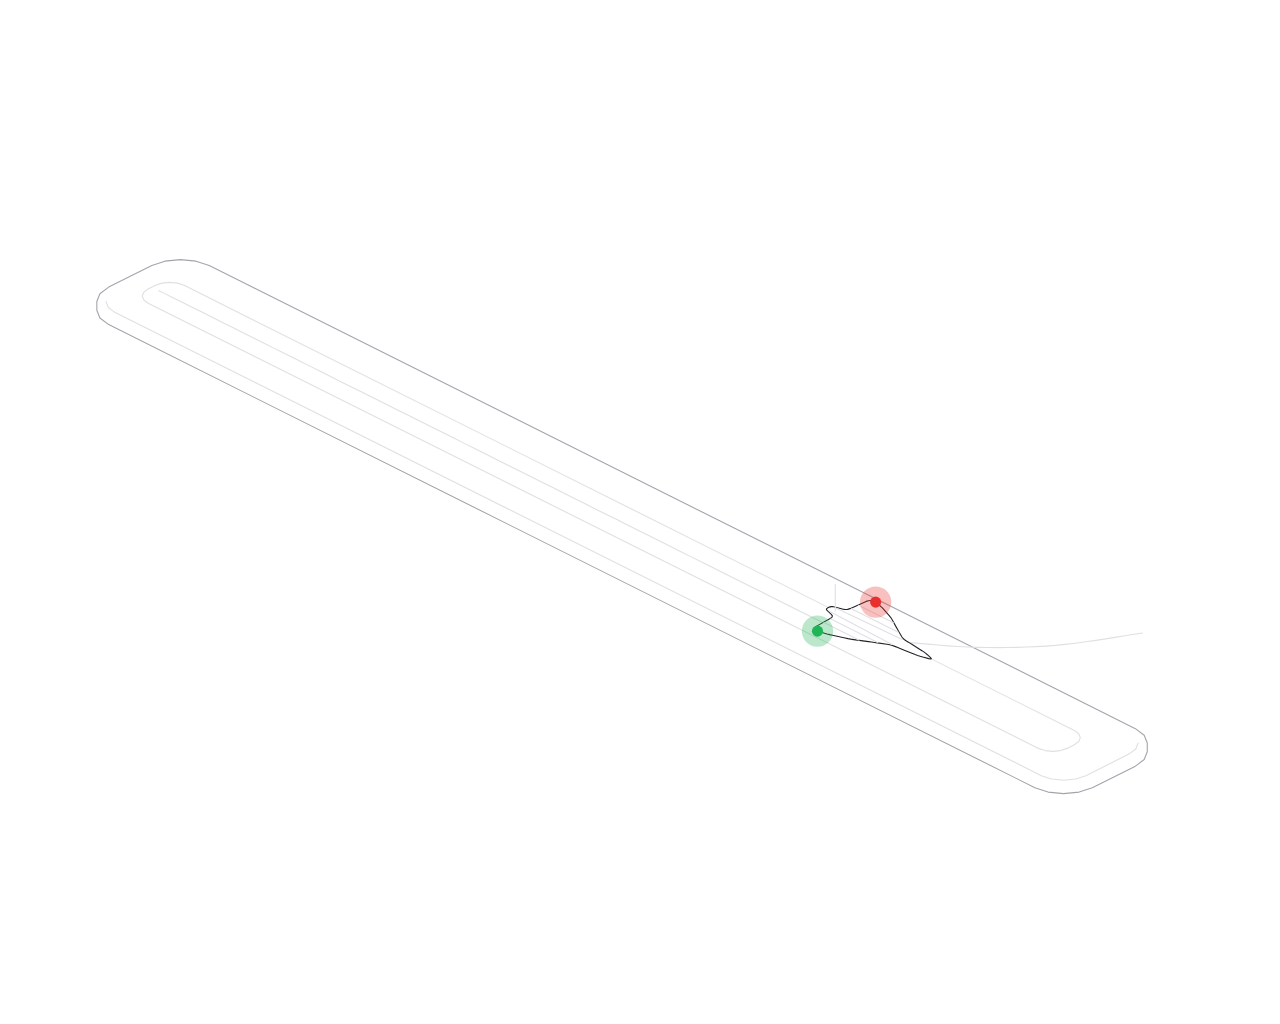
<file: stages/takeoff.html>
<!doctype html><html lang="en"><head><meta charset="utf-8"><meta name="viewport" content="width=device-width,initial-scale=1"><title>takeoff flight stage</title><style>:root{color-scheme:light;background:transparent}html[data-theme=dark]{color-scheme:dark}*{box-sizing:border-box}body{margin:0;background:transparent}#stage{width:100%;aspect-ratio:5/4;--hairline-stroke:1.1}</style></head><body><div id="stage"></div><script id="hl-kernel">
/* hairline kernel sha256:346b48bdef2cdfafd5343eba01494255cf75f9c078e6fcd1aafc62bab62980a1 */
/*
 * HL: everything a figure may call. Read this index; the code under it is the
 * package's src/core, unchanged, and a figure should not need to read it.
 *
 * Every figure is drawn in a 400 × 320 viewBox. World space is x/y on the
 * ground and z up. Plates are filled with the ground colour and painted back
 * to front, so a nearer one covers a farther one: append in that order. At
 * the default camera, Cam(45, 0.5, S), +x runs down to the right and +y down
 * to the left, so the corner with the largest x and y is nearest the viewer:
 * append by ascending x + y, from the far corner (smallest x and y) to it.
 *
 * Camera
 *   Cam(azDeg, k, S)                       a camera: azimuth in degrees, k = sin(elevation) (0.5 is the 2:1 view), S = scale
 *   fit(C, points, cx, cy)                 centres the box of [x, y, z] points on (cx, cy); call it once, before proj
 *                                          it only centres, it never scales: choose S by trying values, with the most extreme pose in points.
 *                                          The six figures use S 1.42 to 2.12; the boxes they fit come out 230 to 310 wide and 180 to 245 tall
 *   proj(C)                                returns P(x, y, z), which gives [sx, sy]
 *   unproj(C, sx, sy, z)                   the world [x, y] under a screen point, on the plane at height z
 *   facing(C)                              returns front(sample): whether a ring sample faces the camera
 * Rounded solids
 *   rrect(u0, v0, u1, v1, r, n)            a rounded rectangle, as a ring of samples {u, v, nu, nv}
 *   circ(R, n)                             a circle, as a ring
 *   rings(x0, y0, x1, y1, r, b)            [ring, inner]: a rounded footprint and its crease ring, inset by b
 *                                          r, the corner radius, is cut to half the shorter side. b, the crease's inset in world units
 *                                          (0.6 to 2.2 in the figures), must stay under half the shorter side or the crease turns inside out
 *   prism(P, front, ring, inner, z0, z1)   {sil, crease}: a solid standing from z0 to z1, as two path strings
 *   ringAt(P, ring, z)                     the ring's points, projected at height z
 *   run(ring, keep)                        the one cyclic run of samples that pass keep
 *   hull(points)                           the convex hull of screen points
 *   extremes(P, ring)                      [left, right, nearest] samples: where dashed drops fall from
 *   fillet(points, radii, n)               rounds every vertex of a closed polygon; returns the new points
 *                                          radii is an array, one radius per vertex, each cut to half its shorter edge; a single number gives NaN.
 *                                          n is the steps round each corner, default 4: each vertex becomes n + 1 points
 *   ghost(P, front, ring, z0, depth)       a reflection's path {d, y0, y1}; reflect() draws it for you
 * Paths and numbers
 *   poly(points)                           a closed path string
 *   open(points)                           an open polyline string
 *   seg(a, b)                              one segment between two screen points [sx, sy], as its own subpath; project world points with P first
 *   clamp(v, a, b)
 *   lerp(a, b, t)
 *   rad(deg)
 *   r2(n)                                  two decimals
 * The continuous clock: one spring per moving number
 *   spring(x, opts)                        at rest on x; write .t to retarget; opts {k, c, m, eps}, default k 100, c 18, m 1
 *   stepS(sp, dt)                          advances by dt seconds; returns whether it is still moving
 * The discrete clock: a 700ms tween on (.32, .72, 0, 1)
 *   tween(v, dur)                          at rest on v; dur defaults to 700 (ms)
 *   tset(tw, to, now, delay)               retargets from where it is, after delay ms: the stagger
 *                                          the same target again does nothing, so calling it on every pointer move is safe
 *   tval(tw, now)                          its value at now
 *   tdone(tw, now)                         whether it has landed
 *   bezier(x1, y1, x2, y2)                 a CSS cubic-bezier, as a function of progress
 *   EASE_LIFT                              the lift curve itself
 *   reducedMotion()                        true when the reader asked for less motion; springs and tweens already land at once
 *   setReducedMotion(on)                   the loop's business, not a figure's
 * Drawing
 *   mk(tag, attrs, parent)                 one svg element: the only way a figure makes a node
 *   solid(parent)                          {g, sil, cr}: a group holding a silhouette path and a crease path
 *   put(solid, paths)                      writes prism()'s {sil, crease} into solid()'s {sil, cr}: sil into sil, crease into cr
 *   flatDot(parent, C, r, cls)             a dot lying on the ground plane; cls is "dot", "dot m" or "dot off"
 *   place(el, point)                       moves a dot or a circle to [sx, sy]
 *   reflect(svg, parent, P, front, ring, z0, depth)   a fading mirror under a solid
 *   fade(svg, y0, y1, a0)                  a vertical fade, as a mask; returns the value for a mask attribute
 * Life
 *   register(stage, tick)                  joins the one frame loop; tick(dt in seconds, now in ms) returns true to ask for another frame; gives {wake, unregister}
 *   pointer(stage, handlers)               {move(point), down(point), leave()}, points in viewBox units; returns its disposer
 *   disposer()                             {add, on, dispose}: collects tear-down, so destroy is bag.dispose
 * The bench's business, not a figure's
 *   css(lightDark)
 *   inject(root)
 *   tour(stage, stops, onStop)             an unseen pointer that walks the stops, [x, y] in viewBox units or null to leave, and gives way to a real one; onStop(i) on each arrival; returns {stop}
 *   LAP                                    the default stops: a diamond around the centre, then a leave
 *
 * Classes, on path, polygon, ellipse and line. They are the whole palette; a
 * figure sets no colour, width or fill of its own.
 *     (none)   filled with the ground colour, medium stroke
 *     sil      the silhouette's stroke        hi    the bright stroke: the only highlight
 *     lo       the dim stroke                 nf    no fill        fo   fill only, no stroke
 *     dash     a dashed guide
 *     dot      a bright dot                   dot m   a medium dot     dot off   a dim dot
 */
var HL = (() => {
  var __defProp = Object.defineProperty;
  var __getOwnPropDesc = Object.getOwnPropertyDescriptor;
  var __getOwnPropNames = Object.getOwnPropertyNames;
  var __hasOwnProp = Object.prototype.hasOwnProperty;
  var __export = (target, all) => {
    for (var name in all)
      __defProp(target, name, { get: all[name], enumerable: true });
  };
  var __copyProps = (to, from, except, desc) => {
    if (from && typeof from === "object" || typeof from === "function") {
      for (let key of __getOwnPropNames(from))
        if (!__hasOwnProp.call(to, key) && key !== except)
          __defProp(to, key, { get: () => from[key], enumerable: !(desc = __getOwnPropDesc(from, key)) || desc.enumerable });
    }
    return to;
  };
  var __toCommonJS = (mod) => __copyProps(__defProp({}, "__esModule", { value: true }), mod);

  // packages/hairline/src/core/kernel.ts
  var kernel_exports = {};
  __export(kernel_exports, {
    Cam: () => Cam,
    EASE_LIFT: () => EASE_LIFT,
    LAP: () => LAP,
    bezier: () => bezier,
    circ: () => circ,
    clamp: () => clamp,
    css: () => css,
    disposer: () => disposer,
    extremes: () => extremes,
    facing: () => facing,
    fade: () => fade,
    fillet: () => fillet,
    fit: () => fit,
    flatDot: () => flatDot,
    ghost: () => ghost,
    hull: () => hull,
    inject: () => inject,
    lerp: () => lerp,
    mk: () => mk,
    open: () => open,
    place: () => place,
    pointer: () => pointer,
    poly: () => poly,
    prism: () => prism,
    proj: () => proj,
    put: () => put,
    r2: () => r2,
    rad: () => rad,
    reducedMotion: () => reducedMotion,
    reflect: () => reflect,
    register: () => register,
    ringAt: () => ringAt,
    rings: () => rings,
    rrect: () => rrect,
    run: () => run,
    seg: () => seg,
    setReducedMotion: () => setReducedMotion,
    solid: () => solid,
    spring: () => spring,
    stepS: () => stepS,
    tdone: () => tdone,
    tour: () => tour,
    tset: () => tset,
    tval: () => tval,
    tween: () => tween,
    unproj: () => unproj
  });

  // packages/hairline/src/core/iso.ts
  var clamp = (v, a, b) => Math.max(a, Math.min(b, v));
  var lerp = (a, b, t) => a + (b - a) * t;
  var rad = (d) => d * Math.PI / 180;
  var r2 = (n) => Math.round(n * 100) / 100;
  var poly = (pts) => "M" + pts.map((p) => r2(p[0]) + " " + r2(p[1])).join("L") + "Z";
  var seg = (a, b) => `M${r2(a[0])} ${r2(a[1])}L${r2(b[0])} ${r2(b[1])}`;
  var open = (pts) => pts.length < 2 ? "" : "M" + pts.map((p) => r2(p[0]) + " " + r2(p[1])).join("L");
  var Cam = (azDeg, k, S) => ({ az: rad(azDeg), k, S, ox: 0, oy: 0 });
  function proj(C) {
    const c = Math.cos(C.az), s = Math.sin(C.az), zf = Math.sqrt(1 - C.k * C.k);
    return (x, y, z) => {
      const X = x * c - y * s, Y = x * s + y * c;
      return [C.ox + C.S * X, C.oy + C.S * (Y * C.k - z * zf)];
    };
  }
  function unproj(C, sx, sy, z) {
    const c = Math.cos(C.az), s = Math.sin(C.az), zf = Math.sqrt(1 - C.k * C.k);
    const X = (sx - C.ox) / C.S, Y = ((sy - C.oy) / C.S + z * zf) / C.k;
    return [X * c + Y * s, -X * s + Y * c];
  }
  function fit(C, pts, cx, cy) {
    C.ox = 0;
    C.oy = 0;
    const P = proj(C);
    let a = 1e9, b = -1e9, c = 1e9, d = -1e9;
    for (const p of pts) {
      const q = P(p[0], p[1], p[2]);
      a = Math.min(a, q[0]);
      b = Math.max(b, q[0]);
      c = Math.min(c, q[1]);
      d = Math.max(d, q[1]);
    }
    C.ox = cx - (a + b) / 2;
    C.oy = cy - (c + d) / 2;
  }
  function rrect(u0, v0, u1, v1, r, n = 4) {
    r = Math.max(0, Math.min(r, (u1 - u0) / 2, (v1 - v0) / 2));
    const out = [];
    for (const [cu, cv, a0] of [[u1 - r, v1 - r, 0], [u0 + r, v1 - r, 90], [u0 + r, v0 + r, 180], [u1 - r, v0 + r, 270]])
      for (let k = 0; k <= n; k++) {
        const a = rad(a0 + 90 * k / n), ca = Math.cos(a), sa = Math.sin(a);
        out.push({ u: cu + r * ca, v: cv + r * sa, nu: ca, nv: sa });
      }
    return out;
  }
  function circ(R, n = 96) {
    const out = [];
    for (let k = 0; k < n; k++) {
      const a = k / n * Math.PI * 2, ca = Math.cos(a), sa = Math.sin(a);
      out.push({ u: R * ca, v: R * sa, nu: ca, nv: sa });
    }
    return out;
  }
  function hull(input) {
    const pts = input.slice().sort((a, b) => a[0] - b[0] || a[1] - b[1]);
    const x = (o, a, b) => (a[0] - o[0]) * (b[1] - o[1]) - (a[1] - o[1]) * (b[0] - o[0]);
    const lo = [], up = [];
    for (const p of pts) {
      while (lo.length > 1 && x(lo[lo.length - 2], lo[lo.length - 1], p) <= 0) lo.pop();
      lo.push(p);
    }
    for (let i = pts.length - 1; i >= 0; i--) {
      const p = pts[i];
      while (up.length > 1 && x(up[up.length - 2], up[up.length - 1], p) <= 0) up.pop();
      up.push(p);
    }
    lo.pop();
    up.pop();
    return lo.concat(up);
  }
  var ringAt = (P, ring, z) => ring.map((q) => P(q.u, q.v, z));
  var facing = (C) => {
    const s = Math.sin(C.az), c = Math.cos(C.az);
    return (q) => q.nu * s + q.nv * c >= -1e-6;
  };
  function run(ring, keep) {
    const n = ring.length;
    let s = -1;
    for (let i = 0; i < n; i++) if (keep(ring[i]) && !keep(ring[(i + n - 1) % n])) {
      s = i;
      break;
    }
    if (s < 0) return keep(ring[0]) ? ring.slice() : [];
    const out = [];
    for (let k = 0; k < n && keep(ring[(s + k) % n]); k++) out.push(ring[(s + k) % n]);
    return out;
  }
  function prism(P, front, ring, inner, z0, z1) {
    return {
      sil: poly(hull(ringAt(P, ring, z1).concat(ringAt(P, ring, z0)))),
      crease: inner ? open(ringAt(P, run(inner, front), z1)) : ""
    };
  }
  var rings = (x0, y0, x1, y1, r, b) => [
    rrect(x0, y0, x1, y1, r),
    rrect(x0 + b, y0 + b, x1 - b, y1 - b, Math.max(0.3, r - b))
  ];
  function extremes(P, ring) {
    const pr = ring.map((q) => P(q.u, q.v, 0));
    let a = 0, b = 0, c = 0;
    pr.forEach((p, k) => {
      if (p[0] < pr[a][0]) a = k;
      if (p[0] > pr[b][0]) b = k;
      if (p[1] > pr[c][1]) c = k;
    });
    return [ring[a], ring[b], ring[c]];
  }
  function fillet(pts, rs, n = 4) {
    const m = pts.length, out = [];
    for (let i = 0; i < m; i++) {
      const a = pts[(i + m - 1) % m], p = pts[i], b = pts[(i + 1) % m];
      const la = Math.hypot(a[0] - p[0], a[1] - p[1]), lb = Math.hypot(b[0] - p[0], b[1] - p[1]);
      const t = Math.min(rs[i], la / 2, lb / 2);
      const p1 = [p[0] + (a[0] - p[0]) / la * t, p[1] + (a[1] - p[1]) / la * t];
      const p2 = [p[0] + (b[0] - p[0]) / lb * t, p[1] + (b[1] - p[1]) / lb * t];
      for (let k = 0; k <= n; k++) {
        const s = k / n, w = 1 - s;
        out.push([w * w * p1[0] + 2 * w * s * p[0] + s * s * p2[0], w * w * p1[1] + 2 * w * s * p[1] + s * s * p2[1]]);
      }
    }
    return out;
  }
  function ghost(P, front, ring, z0, depth) {
    const f = run(ring, front), lowP = ringAt(P, f, z0 - depth);
    return {
      d: open(lowP) + [f[0], f[f.length - 1]].map((q) => seg(P(q.u, q.v, z0), P(q.u, q.v, z0 - depth))).join(""),
      y0: Math.min(...ringAt(P, f, z0).map((p) => p[1])),
      y1: Math.max(...lowP.map((p) => p[1])) + 2
    };
  }

  // packages/hairline/src/core/motion.ts
  var reduced = false;
  var setReducedMotion = (on) => {
    reduced = on;
  };
  var reducedMotion = () => reduced;
  function spring(x, o = {}) {
    return { x, v: 0, t: x, k: o.k ?? 100, c: o.c ?? 18, m: o.m ?? 1, eps: o.eps ?? 0.01 };
  }
  function stepS(sp, dt) {
    if (reduced) {
      sp.x = sp.t;
      sp.v = 0;
      return false;
    }
    const n = Math.max(1, Math.ceil(dt * 240)), h = dt / n;
    for (let i = 0; i < n; i++) {
      const a = (-sp.k * (sp.x - sp.t) - sp.c * sp.v) / sp.m;
      sp.v += a * h;
      sp.x += sp.v * h;
    }
    if (Math.abs(sp.x - sp.t) < sp.eps && Math.abs(sp.v) < sp.eps * 10) {
      sp.x = sp.t;
      sp.v = 0;
      return false;
    }
    return true;
  }
  function bezier(x1, y1, x2, y2) {
    const cx = 3 * x1, bx = 3 * (x2 - x1) - cx, ax = 1 - cx - bx;
    const cy = 3 * y1, by = 3 * (y2 - y1) - cy, ay = 1 - cy - by;
    const X = (u) => ((ax * u + bx) * u + cx) * u;
    const Y = (u) => ((ay * u + by) * u + cy) * u;
    const dX = (u) => (3 * ax * u + 2 * bx) * u + cx;
    return (t) => {
      if (t <= 0) return 0;
      if (t >= 1) return 1;
      let u = t;
      for (let i = 0; i < 8; i++) {
        const e = X(u) - t;
        if (Math.abs(e) < 1e-5) break;
        const d = dX(u);
        if (Math.abs(d) < 1e-6) break;
        u -= e / d;
      }
      if (!(u >= 0 && u <= 1) || Math.abs(X(u) - t) > 1e-4) {
        let lo = 0, hi = 1;
        u = t;
        for (let i = 0; i < 24; i++) {
          if (X(u) < t) lo = u;
          else hi = u;
          u = (lo + hi) / 2;
        }
      }
      return Y(u);
    };
  }
  var EASE_LIFT = bezier(0.32, 0.72, 0, 1);
  var tween = (v, dur = 700) => ({ from: v, to: v, t0: -1e9, dur });
  var tval = (tw, now) => {
    const p = clamp((now - tw.t0) / tw.dur, 0, 1);
    return tw.from + (tw.to - tw.from) * (reduced ? 1 : EASE_LIFT(p));
  };
  var tset = (tw, to, now, delay) => {
    if (tw.to === to) return;
    tw.from = tval(tw, now);
    tw.to = to;
    tw.t0 = now + delay;
  };
  var tdone = (tw, now) => reduced || now >= tw.t0 + tw.dur;

  // packages/hairline/src/core/stage.ts
  var NS = "http://www.w3.org/2000/svg";
  function mk(tag, attrs, parent) {
    const e = document.createElementNS(NS, tag);
    if (attrs) for (const k in attrs) e.setAttribute(k, String(attrs[k]));
    if (parent) parent.appendChild(e);
    return e;
  }
  function solid(parent) {
    const g = mk("g", {}, parent);
    return { g, sil: mk("path", { class: "sil" }, g), cr: mk("path", { class: "nf lo" }, g) };
  }
  var put = (el, s) => {
    el.sil.setAttribute("d", s.sil);
    el.cr.setAttribute("d", s.crease);
  };
  var flatDot = (parent, C, r, cls) => mk("ellipse", { rx: r2(r * C.S), ry: r2(r * C.S * C.k), class: cls }, parent);
  var place = (el, q) => {
    el.setAttribute("cx", String(r2(q[0])));
    el.setAttribute("cy", String(r2(q[1])));
  };
  var fid = 0;
  function fade(svg, y0, y1, a0 = 0.7) {
    const id = "hl-fd" + ++fid, defs = mk("defs", {}, svg);
    const lg = mk("linearGradient", { id: id + "g", gradientUnits: "userSpaceOnUse", x1: 0, y1: r2(y0), x2: 0, y2: r2(y1) }, defs);
    mk("stop", { offset: 0, "stop-color": "#fff", "stop-opacity": a0 }, lg);
    mk("stop", { offset: 1, "stop-color": "#fff", "stop-opacity": 0 }, lg);
    const m = mk("mask", { id, maskUnits: "userSpaceOnUse", x: 0, y: 0, width: 400, height: 320 }, defs);
    mk("rect", { x: 0, y: 0, width: 400, height: 320, fill: `url(#${id}g)` }, m);
    return `url(#${id})`;
  }
  function reflect(svg, parent, P, front, ring, z0, depth) {
    const r = ghost(P, front, ring, z0, depth);
    const gh = mk("g", { class: "ghost", mask: fade(svg, r.y0, r.y1) }, parent);
    mk("path", { d: r.d }, gh);
  }
  var boards = [];
  var byStage = /* @__PURE__ */ new Map();
  var raf = 0;
  var last = 0;
  var io = null;
  var rm = null;
  function frame() {
    const now = performance.now();
    const dt = Math.min(0.05, Math.max(0, (now - last) / 1e3));
    last = now;
    let any = false;
    for (const b of boards.slice()) if (b.vis && b.awake) {
      try {
        b.awake = !!b.tick(dt, now);
      } catch (err) {
        b.awake = false;
        setTimeout(() => {
          throw err;
        });
      }
      any = any || b.awake;
    }
    raf = any ? requestAnimationFrame(frame) : 0;
  }
  function wake(b) {
    b.awake = true;
    if (!raf) {
      last = performance.now();
      raf = requestAnimationFrame(frame);
    }
  }
  var onMotion = () => {
    setReducedMotion(!!rm?.matches);
    boards.forEach(wake);
  };
  function start() {
    if (io) return;
    io = new IntersectionObserver((es) => {
      for (const e of es) {
        const set = byStage.get(e.target);
        if (!set) continue;
        for (const b of set) {
          b.vis = e.isIntersecting;
          if (b.vis) wake(b);
        }
      }
    }, { rootMargin: "80px" });
    rm = matchMedia("(prefers-reduced-motion: reduce)");
    setReducedMotion(rm.matches);
    rm.addEventListener("change", onMotion);
  }
  function stop() {
    if (raf) cancelAnimationFrame(raf);
    raf = 0;
    io?.disconnect();
    io = null;
    rm?.removeEventListener("change", onMotion);
    rm = null;
  }
  function register(stage, tick) {
    start();
    const b = { stage, tick, vis: false, awake: true };
    boards.push(b);
    const peers = byStage.get(stage);
    if (peers) {
      for (const p of peers) b.vis = p.vis;
      peers.add(b);
      if (b.vis) wake(b);
    } else {
      byStage.set(stage, /* @__PURE__ */ new Set([b]));
      io.observe(stage);
    }
    tick(0, performance.now());
    let gone = false;
    return {
      wake: () => {
        if (!gone) wake(b);
      },
      unregister: () => {
        if (gone) return;
        gone = true;
        boards = boards.filter((x) => x !== b);
        const set = byStage.get(stage);
        if (set) {
          set.delete(b);
          if (!set.size) {
            byStage.delete(stage);
            io?.unobserve(stage);
          }
        }
        if (!boards.length) stop();
      }
    };
  }
  var handlers = /* @__PURE__ */ new WeakMap();
  var touring = /* @__PURE__ */ new WeakMap();
  function pointer(stage, on) {
    handlers.set(stage, on);
    let tm = 0;
    const pt = (e) => {
      const r = stage.getBoundingClientRect();
      return [(e.clientX - r.left) / r.width * 400, (e.clientY - r.top) / r.height * 320];
    };
    const move = (e) => {
      clearTimeout(tm);
      touring.get(stage)?.hold();
      on.move(pt(e), e);
    };
    const down = (e) => {
      clearTimeout(tm);
      touring.get(stage)?.hold();
      if (e.pointerType !== "mouse") stage.releasePointerCapture?.(e.pointerId);
      if (on.down) on.down(pt(e), e);
      else on.move(pt(e), e);
    };
    const leave = (e) => {
      clearTimeout(tm);
      tm = window.setTimeout(() => {
        on.leave(e);
        touring.get(stage)?.release();
      }, e.pointerType === "mouse" ? 0 : 1400);
    };
    stage.addEventListener("pointermove", move);
    stage.addEventListener("pointerdown", down);
    stage.addEventListener("pointerleave", leave);
    return () => {
      clearTimeout(tm);
      if (handlers.get(stage) === on) handlers.delete(stage);
      stage.removeEventListener("pointermove", move);
      stage.removeEventListener("pointerdown", down);
      stage.removeEventListener("pointerleave", leave);
    };
  }
  var LAP = [[128, 150], [200, 118], [272, 150], [200, 206], null];
  var TRAVEL = 900;
  var DWELL = 1200;
  var REST = 1800;
  var RESUME = 1200;
  var STAGGER = 450;
  var GHOST = { pointerType: "ghost" };
  var started = 0;
  function entry([x, y]) {
    const dx = x - 200, dy = y - 160;
    if (!dx && !dy) return [200, 320];
    const k = Math.min(dx ? (dx > 0 ? 200 : -200) / dx : Infinity, dy ? (dy > 0 ? 160 : -160) / dy : Infinity);
    return [200 + dx * k, 160 + dy * k];
  }
  function tour(stage, stops, onStop) {
    let i = 0;
    let wait = RESUME + STAGGER * (started++ % 4);
    let t = -1;
    let at = null;
    let origin = [200, 320];
    let hand = false, keys = stage.contains(stage.ownerDocument.activeElement);
    let gone = false;
    const leave = () => {
      at = null;
      t = -1;
      handlers.get(stage)?.leave(GHOST);
    };
    const tick = (dt) => {
      if (hand || keys || !stops.length) return false;
      if (reducedMotion()) {
        if (at) leave();
        return false;
      }
      if (wait > 0) {
        wait -= dt * 1e3;
        return true;
      }
      const stop2 = stops[i];
      if (stop2 === null) {
        if (at) leave();
        onStop?.(i);
        i = (i + 1) % stops.length;
        wait = REST;
        return true;
      }
      const h = handlers.get(stage);
      if (!h) return true;
      if (t < 0) {
        origin = at ?? entry(stop2);
        t = 0;
      }
      t = Math.min(TRAVEL, t + dt * 1e3);
      const k = EASE_LIFT(t / TRAVEL);
      at = [origin[0] + (stop2[0] - origin[0]) * k, origin[1] + (stop2[1] - origin[1]) * k];
      h.move(at, GHOST);
      if (t < TRAVEL) return true;
      onStop?.(i);
      i = (i + 1) % stops.length;
      t = -1;
      wait = DWELL;
      return true;
    };
    const take = () => {
      at = null;
      t = -1;
    };
    const give = () => {
      if (hand || keys) return;
      i = 0;
      t = -1;
      wait = RESUME;
      board.wake();
    };
    const me = {
      hold: () => {
        hand = true;
        take();
      },
      release: () => {
        if (!hand) return;
        hand = false;
        give();
      }
    };
    const focusIn = () => {
      keys = true;
      take();
    };
    const focusOut = (e) => {
      if (keys && !stage.contains(e.relatedTarget)) {
        keys = false;
        give();
      }
    };
    stage.addEventListener("focusin", focusIn);
    stage.addEventListener("focusout", focusOut);
    touring.set(stage, me);
    const board = register(stage, tick);
    return {
      stop: () => {
        if (gone) return;
        gone = true;
        board.unregister();
        stage.removeEventListener("focusin", focusIn);
        stage.removeEventListener("focusout", focusOut);
        if (touring.get(stage) === me) touring.delete(stage);
        if (at) leave();
      }
    };
  }
  function disposer() {
    let fns = [];
    return {
      add: (fn) => {
        fns.push(fn);
      },
      on: (target, type, fn, opts) => {
        const h = fn;
        target.addEventListener(type, h, opts);
        fns.push(() => target.removeEventListener(type, h, opts));
      },
      dispose: () => {
        const run2 = fns;
        fns = [];
        for (let i = run2.length - 1; i >= 0; i--) run2[i]();
      }
    };
  }

  // packages/hairline/src/core/styles.ts
  var LIGHT = { plate: "#ffffff", hi: "#232327", edge: "#a4a4ac", mid: "#c3c3c9", lo: "#e0e0e4" };
  var DARK = { plate: "#08090a", hi: "#d0d6e0", edge: "#5b5d64", mid: "#3e3e44", lo: "#29292d" };
  var KEYS = ["plate", "hi", "edge", "mid", "lo"];
  var vars = (p) => KEYS.map((k) => `--hl-${k}:var(--hairline-${k},${p[k]});`).join("");
  var EASE = "cubic-bezier(0.5,0,0.1,1)";
  var SVG = ":where([data-hairline]>svg)";
  function css(lightDark) {
    const both = Object.fromEntries(KEYS.map((k) => [k, `light-dark(${LIGHT[k]},${DARK[k]})`]));
    return [
      // the box, and the palette: light unless something below says otherwise
      `:where([data-hairline]){display:block;position:relative;aspect-ratio:5/4;touch-action:pan-y;user-select:none;-webkit-user-select:none;--hl-sw:var(--hairline-stroke,0.9);${vars(LIGHT)}}`,
      // the page's color-scheme
      lightDark ? `:where([data-hairline]){${vars(both)}}` : "",
      // an ancestor that says dark
      `:where(.dark,[data-theme="dark"]) :where([data-hairline]){${vars(DARK)}}`,
      // the figure's own theme option
      `:where([data-hairline][data-hairline-theme="light"]){${vars(LIGHT)}}`,
      `:where([data-hairline][data-hairline-theme="dark"]){${vars(DARK)}}`,
      `:where([data-hairline]:focus-visible){outline:1.5px solid var(--hl-hi);outline-offset:2px}`,
      `${SVG}{position:absolute;inset:0;width:100%;height:100%;display:block}`,
      // Riffle's live region: read, not seen
      `:where([data-hairline]>[data-hairline-live]){position:absolute;width:1px;height:1px;margin:-1px;padding:0;border:0;overflow:hidden;clip-path:inset(50%);white-space:nowrap}`,
      // the drawing: plates are filled with the plate colour and painted back to front
      `${SVG} :where(path,polygon,ellipse,line){fill:var(--hl-plate);stroke:var(--hl-mid);stroke-width:var(--hl-sw);vector-effect:non-scaling-stroke;stroke-linejoin:round;stroke-linecap:round;transition:stroke 260ms ${EASE}}`,
      `${SVG} :where(.nf){fill:none}`,
      `${SVG} :where(.fo){stroke:none}`,
      `${SVG} :where(.sil){stroke:var(--hl-edge)}`,
      `${SVG} :where(.hi){stroke:var(--hl-hi)}`,
      `${SVG} :where(.lo){stroke:var(--hl-lo)}`,
      `${SVG} :where(.dash){stroke-dasharray:1 3}`,
      `${SVG} :where(.dot){stroke:none;fill:var(--hl-hi);transition:fill 260ms ${EASE}}`,
      `${SVG} :where(.dot.m){fill:var(--hl-edge)}`,
      `${SVG} :where(.dot.off){fill:var(--hl-lo)}`,
      `${SVG} :where(.ghost path){fill:none;stroke:var(--hl-mid)}`
    ].join("");
  }
  var done = /* @__PURE__ */ new WeakSet();
  function inject(root) {
    if (done.has(root)) return;
    done.add(root);
    const doc = root.nodeType === 9 ? root : root.ownerDocument;
    const win = doc.defaultView;
    const text = css(!!win?.CSS?.supports?.("color", "light-dark(#000,#fff)"));
    if (win && "adoptedStyleSheets" in root) {
      try {
        const sheet = new win.CSSStyleSheet();
        sheet.replaceSync(text);
        root.adoptedStyleSheets = [...root.adoptedStyleSheets, sheet];
        return;
      } catch {
      }
    }
    const style = doc.createElement("style");
    style.setAttribute("data-hairline-style", "");
    style.textContent = text;
    (root.nodeType === 9 ? doc.head ?? doc.documentElement : root).appendChild(style);
  }
  return __toCommonJS(kernel_exports);
})();
/* /hairline kernel */
</script><script>
function theme(value){document.documentElement.dataset.theme=value;const stage=document.getElementById('stage');stage.setAttribute('data-hairline-theme',value)}
theme(new URLSearchParams(location.search).get('theme')==='dark'?'dark':'light');
addEventListener('message',e=>{if(e.source===parent&&e.origin===location.origin&&e.data?.type==='asrs-theme'&&['light','dark'].includes(e.data.theme))theme(e.data.theme)});
window.hairline=figure=>{
 HL.inject(document);const stage=document.getElementById('stage');stage.setAttribute('data-hairline',figure.name);stage.setAttribute('role','img');stage.setAttribute('aria-label',figure.means);
 const svg=HL.mk('svg',{viewBox:'0 0 400 320','aria-hidden':'true'},stage);
 const mq=matchMedia('(prefers-reduced-motion: reduce)');HL.setReducedMotion(mq.matches);
 figure.mount({stage,svg,read:{set textContent(value){}}},1);
 mq.addEventListener('change',()=>{HL.setReducedMotion(mq.matches);stage.dispatchEvent(new PointerEvent('pointermove',{pointerType:'mouse',clientX:0,clientY:0}))});
};
</script><script type="module" id="hl-figure">
/**
 * Concorde, one stage of the flight cycle up close: the same airport, lights and
 * afterburners as the full lap, zoomed to a single stage. The aircraft loops
 * through it; hover to slow time. Colour is a deliberate exception (see the lights).
 * The pattern: dilate time.
 */
const {
  Cam, clamp, facing, fillet, fit, lerp, open, place, poly, prism, proj, put, reducedMotion, rings, rrect, ringAt, seg, spring, stepS,
  disposer, mk, pointer, register, solid,
} = HL;
const SC = 1.5, BX = [30, 78, 126, 174, 222], RED = "#e8312f", GRN = "#1fb455", WARM = "#ffdf80", ORG = "#ff7a1a", HOT = "#ffe8b0";
/** A road through corners [x, y, speed, stage]: straights joined by smooth bends, as dense waypoints. */
function road(C, r = 14) {
  const out = [[C[0][0], C[0][1], 0, C[0][2], C[0][3]]], d = (p, q) => Math.hypot(q[0] - p[0], q[1] - p[1]);
  let cur = C[0], sp = C[0][2];
  const run = (to, v, st) => { const n = Math.max(1, Math.ceil(d(cur, to) / 4)); for (let k = 1; k <= n; k++) out.push([lerp(cur[0], to[0], k / n), lerp(cur[1], to[1], k / n), 0, lerp(sp, v, k / n), st]); cur = to; sp = v; };
  for (let i = 1; i < C.length; i++) {
    const p = C[i - 1], c = C[i], q = C[i + 1];
    if (!q) { run(c, c[2], c[3]); break; }
    const l1 = d(p, c) * (i > 1 ? 0.5 : 1), l2 = d(c, q) * (i < C.length - 2 ? 0.5 : 1), t = Math.min(r, l1, l2);
    const A = [c[0] + ((p[0] - c[0]) / d(p, c)) * t, c[1] + ((p[1] - c[1]) / d(p, c)) * t], B = [c[0] + ((q[0] - c[0]) / d(c, q)) * t, c[1] + ((q[1] - c[1]) / d(c, q)) * t];
    run(A, c[2], c[3]);
    for (let k = 1; k <= 8; k++) { const u = k / 8; out.push([(1 - u) ** 2 * A[0] + 2 * u * (1 - u) * c[0] + u * u * B[0], (1 - u) ** 2 * A[1] + 2 * u * (1 - u) * c[1] + u * u * B[1], 0, c[2], c[3]]); }
    cur = B;
  }
  return out;
}
/** Catmull-Rom samples through waypoints [x, y, height, speed, stage]: their times, and the heading at each (pushback faces backwards). */
function build(wp) {
  const n = wp.length, S = [], tc = [0], hd = [];
  for (let i = 0; i < n - 1; i++) {
    const a = wp[Math.max(i - 1, 0)], b = wp[i], c = wp[i + 1], d = wp[Math.min(i + 2, n - 1)], m = Math.max(2, Math.ceil(Math.hypot(c[0] - b[0], c[1] - b[1], c[2] - b[2]) / 3));
    for (let s = 0; s < m; s++) {
      const t = s / m, t2 = t * t, t3 = t2 * t;
      const q = [0, 1, 2, 3].map((k) => 0.5 * (2 * b[k] + (c[k] - a[k]) * t + (2 * a[k] - 5 * b[k] + 4 * c[k] - d[k]) * t2 + (3 * b[k] - a[k] - 3 * c[k] + d[k]) * t3));
      S.push([q[0], q[1], Math.max(q[2], 0), Math.max(q[3], 1), c[4]]);
    }
  }
  S.push(wp[n - 1].slice());
  for (let i = 1; i < S.length; i++) tc.push(tc[i - 1] + Math.hypot(S[i][0] - S[i - 1][0], S[i][1] - S[i - 1][1], S[i][2] - S[i - 1][2]) / ((S[i][3] + S[i - 1][3]) / 2));
  S.forEach((q, i) => {
    let j = Math.min(i + 2, S.length - 1);
    while (j > i && S[j][4] !== q[4]) j--;
    const [a, b] = j > i ? [q, S[j]] : [S[Math.max(i - 1, 0)], q];
    hd.push(Math.atan2(b[1] - a[1], b[0] - a[0]) + (q[4] === 1 ? Math.PI : 0));
  });
  return { S, tc, hd, T: tc[tc.length - 1] };
}
function at(R, t) {
  let i = 0;
  while (i < R.tc.length - 2 && R.tc[i + 1] <= t) i++;
  const a = R.S[i], b = R.S[i + 1], f = clamp((t - R.tc[i]) / (R.tc[i + 1] - R.tc[i]), 0, 1);
  return [lerp(a[0], b[0], f), lerp(a[1], b[1], f), lerp(a[2], b[2], f), a[4], R.hd[i]];
}
// A Concorde from above: u forward, v right. Needle nose, slender ogival delta wing, no tailplane; rounded once.
const HALF = [[9.6, 0], [7.6, 0.6], [4.6, 0.95], [3, 1.1], [0.8, 2.3], [-2, 3.9], [-4.8, 5], [-7, 5.5], [-7.4, 4.9], [-7.6, 1.2], [-9.7, 0.55], [-9.8, 0]];
const OUT = HALF.concat(HALF.slice(1, -1).reverse().map(([u, v]) => [u, -v]));
const SHAPE = fillet(OUT.map(([u, v]) => [u * SC, v * SC]), OUT.map(() => 0.9), 3);
const ss = (u) => { u = clamp(u, 0, 1); return u * u * (3 - 2 * u); };
const CFG = { apt: 1, rw: [102], noterm: 1, plate: [0, 88, 274, 116], tempo: 0.9, ab: 0, focus: [[0,88,0],[284,88,0],[284,116,0],[0,116,0],[284,102,38]], route: [[8, 102, 0, 6, 0], [40, 102, 0, 30, 0], [90, 102, 0, 50, 0], [150, 102, 0, 62, 0], [195, 102, 0.2, 64, 0], [225, 102, 8, 64, 0], [255, 102, 20, 62, 0], [282, 102, 34, 60, 0]] };

function mount({ stage, svg, read }, value) {
  const bag = disposer();
  let V = value, wt = 0;
  const R = build(CFG.route), rate = spring(1), L = R.T + (CFG.dwell || 0), N = CFG.n || 1, tempo = CFG.tempo || 1;
  let tau = 0;
  // The camera: fit the stage's focus at unit scale, then zoom to fill the frame.
  const C1 = Cam(45, 0.5, 1);
  fit(C1, CFG.focus, 200, 166);
  const q1 = proj(C1), pp = CFG.focus.map(([x, y, z]) => q1(x, y, z)), xs = pp.map((a) => a[0]), ys = pp.map((a) => a[1]);
  const S = Math.min(350 / (Math.max(...xs) - Math.min(...xs)), 262 / (Math.max(...ys) - Math.min(...ys))), C = Cam(45, 0.5, S);
  fit(C, CFG.focus, 200, 166);
  const P = proj(C), front = facing(C), zk = Math.min(S, 3);
  // The still frame (and reduced motion) starts where the aircraft is nearest the middle of the frame.
  let bd = 1e9;
  for (let f = 0.08; f < 0.92; f += 0.02) { const c = at(R, Math.min(f * L, R.T)), a = P(c[0], c[1], c[2]), d = Math.hypot(a[0] - (CFG.cx || 200), a[1] - 166); if (d < bd) { bd = d; tau = f * L; } }

  // The ground, back to front: a plate, and on an airport plate the runways, the terminal and its bridges.
  const bx = R.S.map((q) => q[0]), by = R.S.map((q) => q[1]);
  const [x0, y0, x1, y1] = CFG.plate || (CFG.apt ? [0, 0, 274, 140] : [Math.min(...bx) - 18, Math.min(...by) - 18, Math.max(...bx) + 18, Math.max(...by) + 18]);
  const [fr, fi] = rings(x0, y0, x1, y1, 8, 1.8);
  if (!CFG.nop) put(solid(svg), prism(P, front, fr, fi, -2, 0));
  if (CFG.apt) {
    for (const y of CFG.rw || [102, 128]) mk("path", { class: "nf lo", d: poly(ringAt(P, rrect(CFG.rx || 6, y - 5, 262, y + 5, 4, 4), 0)) }, svg);
    const [tr, ti] = rings(4, 0, 270, 8, 2.5, 0.9);
    if (!CFG.noterm) put(solid(svg), prism(P, front, tr, ti, 0, 10));
    if (!CFG.noterm) mk("path", { class: "nf lo", d: (CFG.stands || BX).map((x) => seg(P(x, 8, 5), P(x, 12, 5)) + seg(P(x - 9, 24, 0), P(x + 9, 24, 0))).join("") }, svg);
  }
  const TK = CFG.track ? build(CFG.track) : R;
  if (CFG.sh) mk("path", { class: "nf lo", d: open(R.S.map((q) => P(q[0], q[1], 0))) }, svg);
  mk("path", { class: CFG.air ? "nf dash" : "nf lo", d: open(TK.S.map((q) => P(q[0], q[1], q[2]))) }, svg);

  const mkp = () => {
    const g = mk("g", {}, svg);
    return { g, ab: 0, drop: mk("path", { class: "nf dash" }, g), body: mk("path", { class: "sil" }, g), cr: mk("path", { class: "nf lo" }, g), fin: mk("path", { class: "nf lo" }, g),
      lt: [0, 1, 2].map(() => [mk("circle", { r: 0 }, g), mk("circle", { r: 0 }, g)]),
      fl: [0, 1, 2, 3].map(() => [[ORG, 6, 0.3], [ORG, 2, 1], [HOT, 0.9, 1]].map(([c, w, o]) => mk("path", { style: `fill:none;stroke:${c};stroke-width:${w}px;stroke-opacity:${o}` }, g))) };
  };
  const fixed = (CFG.fixed || []).map((f) => [mkp(), f]), movers = Array.from({ length: N }, mkp);

  /** One Concorde at (x, y, h) heading ang, scaled s; `hi` puts the bright stroke, the lights and the afterburners on it. */
  function draw(p, x, y, h, ang, s, hi, abT, dt) {
    const z = h + 1.2, cs = Math.cos(ang), sn = Math.sin(ang), pt = (u, v, dz = 0) => P(x + (u * cs - v * sn) * SC * s, y + (u * sn + v * cs) * SC * s, z + dz);
    p.body.setAttribute("d", poly(SHAPE.map(([u, v]) => P(x + u * s * cs - v * s * sn, y + u * s * sn + v * s * cs, z))));
    // the fuselage edges and the four engine nacelles, drawn inside the outline
    p.cr.setAttribute("d", s > 0.5 ? [[3, 0.95, -9, 0.6], [3, -0.95, -9, -0.6]].map(([a, b, c, d]) => seg(pt(a, b), pt(c, d))).join("") + [[-3.2, -0.9], [-1.9, 1.3], [1.9, 1.3], [3.2, -0.9]].map(([v, u]) => seg(pt(u, v), pt(-7.4, v))).join("") : "");
    p.fin.setAttribute("d", s > 0.5 ? seg(pt(-8.5, 0), pt(-8.5, 0, 6)) : "");
    p.drop.setAttribute("d", z > 5 ? seg(P(x, y, 0), P(x, y, z)) : "");
    p.body.classList.toggle("hi", hi);
    // Lights, by convention (a deliberate colour exception): red port, green starboard, warm strobes at the wing tips, red beacon; each with a soft glow.
    const sp = (wt % 1.1) / 1.1, strobe = !reducedMotion() && (sp < 0.08 || (sp > 0.2 && sp < 0.28)), rm = reducedMotion();
    const Ls = [[-6.4, -5.4, strobe ? WARM : RED, 1, 0], [-6.4, 5.4, strobe ? WARM : GRN, 1, 0], [1, 0, RED, rm || (wt * 0.8 + 0.4) % 1 < 0.16, 2.5]];
    p.lt.forEach(([halo, core], k) => { const [u, v, col, on, dz] = Ls[k], r = hi && on ? (col === WARM ? 1.5 : 1.1) * zk * s : 0; [[halo, r * 2.8, 0.3], [core, r, 1]].forEach(([el, rr, o]) => { place(el, pt(u, v, dz)); el.setAttribute("r", rr); el.setAttribute("fill", col); el.setAttribute("fill-opacity", o); }); });
    // Afterburners, four Olympus engines: a beam of flame from each nozzle, lit for the takeoff roll and climb.
    p.ab += (abT - p.ab) * Math.min(1, dt * 3);
    p.fl.forEach((f, k) => { const v = [-3.2, -1.9, 1.9, 3.2][k], len = hi && p.ab > 0.03 ? (7.5 + (rm ? 0 : 1.6 * Math.sin(wt * 37 + k * 1.9) + 0.6 * Math.sin(wt * 59 + k))) * p.ab * s : 0; f.forEach((el) => el.setAttribute("d", len ? seg(pt(-7.4, v), pt(-7.4 - len, v)) : "")); });
  }

  let painted=false;
  function frame(dt) {
    if(reducedMotion() && painted)return false;
    painted=true;
    const moving = stepS(rate, dt);
    wt += dt;
    if (!reducedMotion()) tau += dt * rate.x * tempo;
    fixed.forEach(([p, f]) => draw(p, f[0], f[1], 0, f[2], 1, false, 0, dt));
    movers.forEach((p, i) => {
      const tp = (tau + (i * L) / N) % L, c = at(R, Math.min(tp, R.T)), s = CFG.big || 1;
      draw(p, c[0], c[1], c[2], c[4], s, true, CFG.ab === "on" || (CFG.ab === "climb" && tp < R.T * 0.8) ? 1 : 0, dt);
    });
    return moving || !reducedMotion();
  }
  read.textContent = "takeoff";
  frame(0);
  const B = register(stage, frame);
  bag.add(B.unregister);
  function aim(on) { rate.t = on ? V : 1; read.textContent = on ? "takeoff" + " · slow" : "takeoff"; B.wake(); }
  bag.add(pointer(stage, { move: () => aim(true), leave: () => aim(false) }));
  bag.add(() => svg.replaceChildren());
  return { set: (v) => { V = v; if (rate.t !== 1) rate.t = V; }, destroy: bag.dispose };
}

hairline({
  name: "concorde-takeoff",
  means: "A Concorde lines up at the west end, accelerates down the whole runway and lifts off at the east end.",
  rules: [1, 5, 6, 8],
  range: [0.5, 0.25, 0.08],
  tour: [[200, 166], [290, 230], [110, 110], null],
  mount,
});
</script></body></html>
</file>
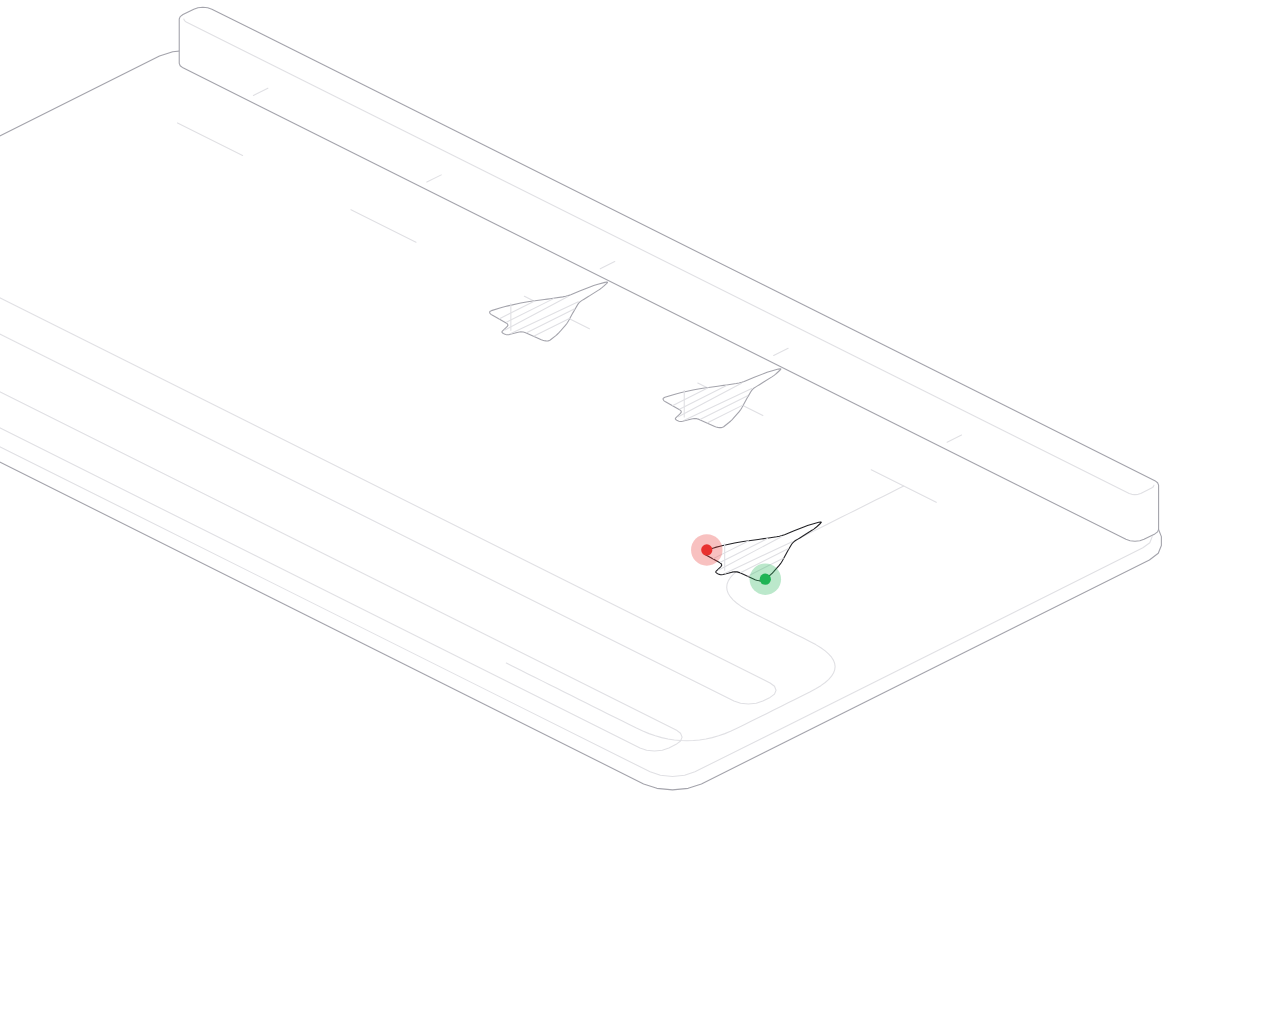
<file: stages/taxi-in.html>
<!doctype html><html lang="en"><head><meta charset="utf-8"><meta name="viewport" content="width=device-width,initial-scale=1"><title>taxi in flight stage</title><style>:root{color-scheme:light;background:transparent}html[data-theme=dark]{color-scheme:dark}*{box-sizing:border-box}body{margin:0;background:transparent}#stage{width:100%;aspect-ratio:5/4;--hairline-stroke:1.1}</style></head><body><div id="stage"></div><script id="hl-kernel">
/* hairline kernel sha256:346b48bdef2cdfafd5343eba01494255cf75f9c078e6fcd1aafc62bab62980a1 */
/*
 * HL: everything a figure may call. Read this index; the code under it is the
 * package's src/core, unchanged, and a figure should not need to read it.
 *
 * Every figure is drawn in a 400 × 320 viewBox. World space is x/y on the
 * ground and z up. Plates are filled with the ground colour and painted back
 * to front, so a nearer one covers a farther one: append in that order. At
 * the default camera, Cam(45, 0.5, S), +x runs down to the right and +y down
 * to the left, so the corner with the largest x and y is nearest the viewer:
 * append by ascending x + y, from the far corner (smallest x and y) to it.
 *
 * Camera
 *   Cam(azDeg, k, S)                       a camera: azimuth in degrees, k = sin(elevation) (0.5 is the 2:1 view), S = scale
 *   fit(C, points, cx, cy)                 centres the box of [x, y, z] points on (cx, cy); call it once, before proj
 *                                          it only centres, it never scales: choose S by trying values, with the most extreme pose in points.
 *                                          The six figures use S 1.42 to 2.12; the boxes they fit come out 230 to 310 wide and 180 to 245 tall
 *   proj(C)                                returns P(x, y, z), which gives [sx, sy]
 *   unproj(C, sx, sy, z)                   the world [x, y] under a screen point, on the plane at height z
 *   facing(C)                              returns front(sample): whether a ring sample faces the camera
 * Rounded solids
 *   rrect(u0, v0, u1, v1, r, n)            a rounded rectangle, as a ring of samples {u, v, nu, nv}
 *   circ(R, n)                             a circle, as a ring
 *   rings(x0, y0, x1, y1, r, b)            [ring, inner]: a rounded footprint and its crease ring, inset by b
 *                                          r, the corner radius, is cut to half the shorter side. b, the crease's inset in world units
 *                                          (0.6 to 2.2 in the figures), must stay under half the shorter side or the crease turns inside out
 *   prism(P, front, ring, inner, z0, z1)   {sil, crease}: a solid standing from z0 to z1, as two path strings
 *   ringAt(P, ring, z)                     the ring's points, projected at height z
 *   run(ring, keep)                        the one cyclic run of samples that pass keep
 *   hull(points)                           the convex hull of screen points
 *   extremes(P, ring)                      [left, right, nearest] samples: where dashed drops fall from
 *   fillet(points, radii, n)               rounds every vertex of a closed polygon; returns the new points
 *                                          radii is an array, one radius per vertex, each cut to half its shorter edge; a single number gives NaN.
 *                                          n is the steps round each corner, default 4: each vertex becomes n + 1 points
 *   ghost(P, front, ring, z0, depth)       a reflection's path {d, y0, y1}; reflect() draws it for you
 * Paths and numbers
 *   poly(points)                           a closed path string
 *   open(points)                           an open polyline string
 *   seg(a, b)                              one segment between two screen points [sx, sy], as its own subpath; project world points with P first
 *   clamp(v, a, b)
 *   lerp(a, b, t)
 *   rad(deg)
 *   r2(n)                                  two decimals
 * The continuous clock: one spring per moving number
 *   spring(x, opts)                        at rest on x; write .t to retarget; opts {k, c, m, eps}, default k 100, c 18, m 1
 *   stepS(sp, dt)                          advances by dt seconds; returns whether it is still moving
 * The discrete clock: a 700ms tween on (.32, .72, 0, 1)
 *   tween(v, dur)                          at rest on v; dur defaults to 700 (ms)
 *   tset(tw, to, now, delay)               retargets from where it is, after delay ms: the stagger
 *                                          the same target again does nothing, so calling it on every pointer move is safe
 *   tval(tw, now)                          its value at now
 *   tdone(tw, now)                         whether it has landed
 *   bezier(x1, y1, x2, y2)                 a CSS cubic-bezier, as a function of progress
 *   EASE_LIFT                              the lift curve itself
 *   reducedMotion()                        true when the reader asked for less motion; springs and tweens already land at once
 *   setReducedMotion(on)                   the loop's business, not a figure's
 * Drawing
 *   mk(tag, attrs, parent)                 one svg element: the only way a figure makes a node
 *   solid(parent)                          {g, sil, cr}: a group holding a silhouette path and a crease path
 *   put(solid, paths)                      writes prism()'s {sil, crease} into solid()'s {sil, cr}: sil into sil, crease into cr
 *   flatDot(parent, C, r, cls)             a dot lying on the ground plane; cls is "dot", "dot m" or "dot off"
 *   place(el, point)                       moves a dot or a circle to [sx, sy]
 *   reflect(svg, parent, P, front, ring, z0, depth)   a fading mirror under a solid
 *   fade(svg, y0, y1, a0)                  a vertical fade, as a mask; returns the value for a mask attribute
 * Life
 *   register(stage, tick)                  joins the one frame loop; tick(dt in seconds, now in ms) returns true to ask for another frame; gives {wake, unregister}
 *   pointer(stage, handlers)               {move(point), down(point), leave()}, points in viewBox units; returns its disposer
 *   disposer()                             {add, on, dispose}: collects tear-down, so destroy is bag.dispose
 * The bench's business, not a figure's
 *   css(lightDark)
 *   inject(root)
 *   tour(stage, stops, onStop)             an unseen pointer that walks the stops, [x, y] in viewBox units or null to leave, and gives way to a real one; onStop(i) on each arrival; returns {stop}
 *   LAP                                    the default stops: a diamond around the centre, then a leave
 *
 * Classes, on path, polygon, ellipse and line. They are the whole palette; a
 * figure sets no colour, width or fill of its own.
 *     (none)   filled with the ground colour, medium stroke
 *     sil      the silhouette's stroke        hi    the bright stroke: the only highlight
 *     lo       the dim stroke                 nf    no fill        fo   fill only, no stroke
 *     dash     a dashed guide
 *     dot      a bright dot                   dot m   a medium dot     dot off   a dim dot
 */
var HL = (() => {
  var __defProp = Object.defineProperty;
  var __getOwnPropDesc = Object.getOwnPropertyDescriptor;
  var __getOwnPropNames = Object.getOwnPropertyNames;
  var __hasOwnProp = Object.prototype.hasOwnProperty;
  var __export = (target, all) => {
    for (var name in all)
      __defProp(target, name, { get: all[name], enumerable: true });
  };
  var __copyProps = (to, from, except, desc) => {
    if (from && typeof from === "object" || typeof from === "function") {
      for (let key of __getOwnPropNames(from))
        if (!__hasOwnProp.call(to, key) && key !== except)
          __defProp(to, key, { get: () => from[key], enumerable: !(desc = __getOwnPropDesc(from, key)) || desc.enumerable });
    }
    return to;
  };
  var __toCommonJS = (mod) => __copyProps(__defProp({}, "__esModule", { value: true }), mod);

  // packages/hairline/src/core/kernel.ts
  var kernel_exports = {};
  __export(kernel_exports, {
    Cam: () => Cam,
    EASE_LIFT: () => EASE_LIFT,
    LAP: () => LAP,
    bezier: () => bezier,
    circ: () => circ,
    clamp: () => clamp,
    css: () => css,
    disposer: () => disposer,
    extremes: () => extremes,
    facing: () => facing,
    fade: () => fade,
    fillet: () => fillet,
    fit: () => fit,
    flatDot: () => flatDot,
    ghost: () => ghost,
    hull: () => hull,
    inject: () => inject,
    lerp: () => lerp,
    mk: () => mk,
    open: () => open,
    place: () => place,
    pointer: () => pointer,
    poly: () => poly,
    prism: () => prism,
    proj: () => proj,
    put: () => put,
    r2: () => r2,
    rad: () => rad,
    reducedMotion: () => reducedMotion,
    reflect: () => reflect,
    register: () => register,
    ringAt: () => ringAt,
    rings: () => rings,
    rrect: () => rrect,
    run: () => run,
    seg: () => seg,
    setReducedMotion: () => setReducedMotion,
    solid: () => solid,
    spring: () => spring,
    stepS: () => stepS,
    tdone: () => tdone,
    tour: () => tour,
    tset: () => tset,
    tval: () => tval,
    tween: () => tween,
    unproj: () => unproj
  });

  // packages/hairline/src/core/iso.ts
  var clamp = (v, a, b) => Math.max(a, Math.min(b, v));
  var lerp = (a, b, t) => a + (b - a) * t;
  var rad = (d) => d * Math.PI / 180;
  var r2 = (n) => Math.round(n * 100) / 100;
  var poly = (pts) => "M" + pts.map((p) => r2(p[0]) + " " + r2(p[1])).join("L") + "Z";
  var seg = (a, b) => `M${r2(a[0])} ${r2(a[1])}L${r2(b[0])} ${r2(b[1])}`;
  var open = (pts) => pts.length < 2 ? "" : "M" + pts.map((p) => r2(p[0]) + " " + r2(p[1])).join("L");
  var Cam = (azDeg, k, S) => ({ az: rad(azDeg), k, S, ox: 0, oy: 0 });
  function proj(C) {
    const c = Math.cos(C.az), s = Math.sin(C.az), zf = Math.sqrt(1 - C.k * C.k);
    return (x, y, z) => {
      const X = x * c - y * s, Y = x * s + y * c;
      return [C.ox + C.S * X, C.oy + C.S * (Y * C.k - z * zf)];
    };
  }
  function unproj(C, sx, sy, z) {
    const c = Math.cos(C.az), s = Math.sin(C.az), zf = Math.sqrt(1 - C.k * C.k);
    const X = (sx - C.ox) / C.S, Y = ((sy - C.oy) / C.S + z * zf) / C.k;
    return [X * c + Y * s, -X * s + Y * c];
  }
  function fit(C, pts, cx, cy) {
    C.ox = 0;
    C.oy = 0;
    const P = proj(C);
    let a = 1e9, b = -1e9, c = 1e9, d = -1e9;
    for (const p of pts) {
      const q = P(p[0], p[1], p[2]);
      a = Math.min(a, q[0]);
      b = Math.max(b, q[0]);
      c = Math.min(c, q[1]);
      d = Math.max(d, q[1]);
    }
    C.ox = cx - (a + b) / 2;
    C.oy = cy - (c + d) / 2;
  }
  function rrect(u0, v0, u1, v1, r, n = 4) {
    r = Math.max(0, Math.min(r, (u1 - u0) / 2, (v1 - v0) / 2));
    const out = [];
    for (const [cu, cv, a0] of [[u1 - r, v1 - r, 0], [u0 + r, v1 - r, 90], [u0 + r, v0 + r, 180], [u1 - r, v0 + r, 270]])
      for (let k = 0; k <= n; k++) {
        const a = rad(a0 + 90 * k / n), ca = Math.cos(a), sa = Math.sin(a);
        out.push({ u: cu + r * ca, v: cv + r * sa, nu: ca, nv: sa });
      }
    return out;
  }
  function circ(R, n = 96) {
    const out = [];
    for (let k = 0; k < n; k++) {
      const a = k / n * Math.PI * 2, ca = Math.cos(a), sa = Math.sin(a);
      out.push({ u: R * ca, v: R * sa, nu: ca, nv: sa });
    }
    return out;
  }
  function hull(input) {
    const pts = input.slice().sort((a, b) => a[0] - b[0] || a[1] - b[1]);
    const x = (o, a, b) => (a[0] - o[0]) * (b[1] - o[1]) - (a[1] - o[1]) * (b[0] - o[0]);
    const lo = [], up = [];
    for (const p of pts) {
      while (lo.length > 1 && x(lo[lo.length - 2], lo[lo.length - 1], p) <= 0) lo.pop();
      lo.push(p);
    }
    for (let i = pts.length - 1; i >= 0; i--) {
      const p = pts[i];
      while (up.length > 1 && x(up[up.length - 2], up[up.length - 1], p) <= 0) up.pop();
      up.push(p);
    }
    lo.pop();
    up.pop();
    return lo.concat(up);
  }
  var ringAt = (P, ring, z) => ring.map((q) => P(q.u, q.v, z));
  var facing = (C) => {
    const s = Math.sin(C.az), c = Math.cos(C.az);
    return (q) => q.nu * s + q.nv * c >= -1e-6;
  };
  function run(ring, keep) {
    const n = ring.length;
    let s = -1;
    for (let i = 0; i < n; i++) if (keep(ring[i]) && !keep(ring[(i + n - 1) % n])) {
      s = i;
      break;
    }
    if (s < 0) return keep(ring[0]) ? ring.slice() : [];
    const out = [];
    for (let k = 0; k < n && keep(ring[(s + k) % n]); k++) out.push(ring[(s + k) % n]);
    return out;
  }
  function prism(P, front, ring, inner, z0, z1) {
    return {
      sil: poly(hull(ringAt(P, ring, z1).concat(ringAt(P, ring, z0)))),
      crease: inner ? open(ringAt(P, run(inner, front), z1)) : ""
    };
  }
  var rings = (x0, y0, x1, y1, r, b) => [
    rrect(x0, y0, x1, y1, r),
    rrect(x0 + b, y0 + b, x1 - b, y1 - b, Math.max(0.3, r - b))
  ];
  function extremes(P, ring) {
    const pr = ring.map((q) => P(q.u, q.v, 0));
    let a = 0, b = 0, c = 0;
    pr.forEach((p, k) => {
      if (p[0] < pr[a][0]) a = k;
      if (p[0] > pr[b][0]) b = k;
      if (p[1] > pr[c][1]) c = k;
    });
    return [ring[a], ring[b], ring[c]];
  }
  function fillet(pts, rs, n = 4) {
    const m = pts.length, out = [];
    for (let i = 0; i < m; i++) {
      const a = pts[(i + m - 1) % m], p = pts[i], b = pts[(i + 1) % m];
      const la = Math.hypot(a[0] - p[0], a[1] - p[1]), lb = Math.hypot(b[0] - p[0], b[1] - p[1]);
      const t = Math.min(rs[i], la / 2, lb / 2);
      const p1 = [p[0] + (a[0] - p[0]) / la * t, p[1] + (a[1] - p[1]) / la * t];
      const p2 = [p[0] + (b[0] - p[0]) / lb * t, p[1] + (b[1] - p[1]) / lb * t];
      for (let k = 0; k <= n; k++) {
        const s = k / n, w = 1 - s;
        out.push([w * w * p1[0] + 2 * w * s * p[0] + s * s * p2[0], w * w * p1[1] + 2 * w * s * p[1] + s * s * p2[1]]);
      }
    }
    return out;
  }
  function ghost(P, front, ring, z0, depth) {
    const f = run(ring, front), lowP = ringAt(P, f, z0 - depth);
    return {
      d: open(lowP) + [f[0], f[f.length - 1]].map((q) => seg(P(q.u, q.v, z0), P(q.u, q.v, z0 - depth))).join(""),
      y0: Math.min(...ringAt(P, f, z0).map((p) => p[1])),
      y1: Math.max(...lowP.map((p) => p[1])) + 2
    };
  }

  // packages/hairline/src/core/motion.ts
  var reduced = false;
  var setReducedMotion = (on) => {
    reduced = on;
  };
  var reducedMotion = () => reduced;
  function spring(x, o = {}) {
    return { x, v: 0, t: x, k: o.k ?? 100, c: o.c ?? 18, m: o.m ?? 1, eps: o.eps ?? 0.01 };
  }
  function stepS(sp, dt) {
    if (reduced) {
      sp.x = sp.t;
      sp.v = 0;
      return false;
    }
    const n = Math.max(1, Math.ceil(dt * 240)), h = dt / n;
    for (let i = 0; i < n; i++) {
      const a = (-sp.k * (sp.x - sp.t) - sp.c * sp.v) / sp.m;
      sp.v += a * h;
      sp.x += sp.v * h;
    }
    if (Math.abs(sp.x - sp.t) < sp.eps && Math.abs(sp.v) < sp.eps * 10) {
      sp.x = sp.t;
      sp.v = 0;
      return false;
    }
    return true;
  }
  function bezier(x1, y1, x2, y2) {
    const cx = 3 * x1, bx = 3 * (x2 - x1) - cx, ax = 1 - cx - bx;
    const cy = 3 * y1, by = 3 * (y2 - y1) - cy, ay = 1 - cy - by;
    const X = (u) => ((ax * u + bx) * u + cx) * u;
    const Y = (u) => ((ay * u + by) * u + cy) * u;
    const dX = (u) => (3 * ax * u + 2 * bx) * u + cx;
    return (t) => {
      if (t <= 0) return 0;
      if (t >= 1) return 1;
      let u = t;
      for (let i = 0; i < 8; i++) {
        const e = X(u) - t;
        if (Math.abs(e) < 1e-5) break;
        const d = dX(u);
        if (Math.abs(d) < 1e-6) break;
        u -= e / d;
      }
      if (!(u >= 0 && u <= 1) || Math.abs(X(u) - t) > 1e-4) {
        let lo = 0, hi = 1;
        u = t;
        for (let i = 0; i < 24; i++) {
          if (X(u) < t) lo = u;
          else hi = u;
          u = (lo + hi) / 2;
        }
      }
      return Y(u);
    };
  }
  var EASE_LIFT = bezier(0.32, 0.72, 0, 1);
  var tween = (v, dur = 700) => ({ from: v, to: v, t0: -1e9, dur });
  var tval = (tw, now) => {
    const p = clamp((now - tw.t0) / tw.dur, 0, 1);
    return tw.from + (tw.to - tw.from) * (reduced ? 1 : EASE_LIFT(p));
  };
  var tset = (tw, to, now, delay) => {
    if (tw.to === to) return;
    tw.from = tval(tw, now);
    tw.to = to;
    tw.t0 = now + delay;
  };
  var tdone = (tw, now) => reduced || now >= tw.t0 + tw.dur;

  // packages/hairline/src/core/stage.ts
  var NS = "http://www.w3.org/2000/svg";
  function mk(tag, attrs, parent) {
    const e = document.createElementNS(NS, tag);
    if (attrs) for (const k in attrs) e.setAttribute(k, String(attrs[k]));
    if (parent) parent.appendChild(e);
    return e;
  }
  function solid(parent) {
    const g = mk("g", {}, parent);
    return { g, sil: mk("path", { class: "sil" }, g), cr: mk("path", { class: "nf lo" }, g) };
  }
  var put = (el, s) => {
    el.sil.setAttribute("d", s.sil);
    el.cr.setAttribute("d", s.crease);
  };
  var flatDot = (parent, C, r, cls) => mk("ellipse", { rx: r2(r * C.S), ry: r2(r * C.S * C.k), class: cls }, parent);
  var place = (el, q) => {
    el.setAttribute("cx", String(r2(q[0])));
    el.setAttribute("cy", String(r2(q[1])));
  };
  var fid = 0;
  function fade(svg, y0, y1, a0 = 0.7) {
    const id = "hl-fd" + ++fid, defs = mk("defs", {}, svg);
    const lg = mk("linearGradient", { id: id + "g", gradientUnits: "userSpaceOnUse", x1: 0, y1: r2(y0), x2: 0, y2: r2(y1) }, defs);
    mk("stop", { offset: 0, "stop-color": "#fff", "stop-opacity": a0 }, lg);
    mk("stop", { offset: 1, "stop-color": "#fff", "stop-opacity": 0 }, lg);
    const m = mk("mask", { id, maskUnits: "userSpaceOnUse", x: 0, y: 0, width: 400, height: 320 }, defs);
    mk("rect", { x: 0, y: 0, width: 400, height: 320, fill: `url(#${id}g)` }, m);
    return `url(#${id})`;
  }
  function reflect(svg, parent, P, front, ring, z0, depth) {
    const r = ghost(P, front, ring, z0, depth);
    const gh = mk("g", { class: "ghost", mask: fade(svg, r.y0, r.y1) }, parent);
    mk("path", { d: r.d }, gh);
  }
  var boards = [];
  var byStage = /* @__PURE__ */ new Map();
  var raf = 0;
  var last = 0;
  var io = null;
  var rm = null;
  function frame() {
    const now = performance.now();
    const dt = Math.min(0.05, Math.max(0, (now - last) / 1e3));
    last = now;
    let any = false;
    for (const b of boards.slice()) if (b.vis && b.awake) {
      try {
        b.awake = !!b.tick(dt, now);
      } catch (err) {
        b.awake = false;
        setTimeout(() => {
          throw err;
        });
      }
      any = any || b.awake;
    }
    raf = any ? requestAnimationFrame(frame) : 0;
  }
  function wake(b) {
    b.awake = true;
    if (!raf) {
      last = performance.now();
      raf = requestAnimationFrame(frame);
    }
  }
  var onMotion = () => {
    setReducedMotion(!!rm?.matches);
    boards.forEach(wake);
  };
  function start() {
    if (io) return;
    io = new IntersectionObserver((es) => {
      for (const e of es) {
        const set = byStage.get(e.target);
        if (!set) continue;
        for (const b of set) {
          b.vis = e.isIntersecting;
          if (b.vis) wake(b);
        }
      }
    }, { rootMargin: "80px" });
    rm = matchMedia("(prefers-reduced-motion: reduce)");
    setReducedMotion(rm.matches);
    rm.addEventListener("change", onMotion);
  }
  function stop() {
    if (raf) cancelAnimationFrame(raf);
    raf = 0;
    io?.disconnect();
    io = null;
    rm?.removeEventListener("change", onMotion);
    rm = null;
  }
  function register(stage, tick) {
    start();
    const b = { stage, tick, vis: false, awake: true };
    boards.push(b);
    const peers = byStage.get(stage);
    if (peers) {
      for (const p of peers) b.vis = p.vis;
      peers.add(b);
      if (b.vis) wake(b);
    } else {
      byStage.set(stage, /* @__PURE__ */ new Set([b]));
      io.observe(stage);
    }
    tick(0, performance.now());
    let gone = false;
    return {
      wake: () => {
        if (!gone) wake(b);
      },
      unregister: () => {
        if (gone) return;
        gone = true;
        boards = boards.filter((x) => x !== b);
        const set = byStage.get(stage);
        if (set) {
          set.delete(b);
          if (!set.size) {
            byStage.delete(stage);
            io?.unobserve(stage);
          }
        }
        if (!boards.length) stop();
      }
    };
  }
  var handlers = /* @__PURE__ */ new WeakMap();
  var touring = /* @__PURE__ */ new WeakMap();
  function pointer(stage, on) {
    handlers.set(stage, on);
    let tm = 0;
    const pt = (e) => {
      const r = stage.getBoundingClientRect();
      return [(e.clientX - r.left) / r.width * 400, (e.clientY - r.top) / r.height * 320];
    };
    const move = (e) => {
      clearTimeout(tm);
      touring.get(stage)?.hold();
      on.move(pt(e), e);
    };
    const down = (e) => {
      clearTimeout(tm);
      touring.get(stage)?.hold();
      if (e.pointerType !== "mouse") stage.releasePointerCapture?.(e.pointerId);
      if (on.down) on.down(pt(e), e);
      else on.move(pt(e), e);
    };
    const leave = (e) => {
      clearTimeout(tm);
      tm = window.setTimeout(() => {
        on.leave(e);
        touring.get(stage)?.release();
      }, e.pointerType === "mouse" ? 0 : 1400);
    };
    stage.addEventListener("pointermove", move);
    stage.addEventListener("pointerdown", down);
    stage.addEventListener("pointerleave", leave);
    return () => {
      clearTimeout(tm);
      if (handlers.get(stage) === on) handlers.delete(stage);
      stage.removeEventListener("pointermove", move);
      stage.removeEventListener("pointerdown", down);
      stage.removeEventListener("pointerleave", leave);
    };
  }
  var LAP = [[128, 150], [200, 118], [272, 150], [200, 206], null];
  var TRAVEL = 900;
  var DWELL = 1200;
  var REST = 1800;
  var RESUME = 1200;
  var STAGGER = 450;
  var GHOST = { pointerType: "ghost" };
  var started = 0;
  function entry([x, y]) {
    const dx = x - 200, dy = y - 160;
    if (!dx && !dy) return [200, 320];
    const k = Math.min(dx ? (dx > 0 ? 200 : -200) / dx : Infinity, dy ? (dy > 0 ? 160 : -160) / dy : Infinity);
    return [200 + dx * k, 160 + dy * k];
  }
  function tour(stage, stops, onStop) {
    let i = 0;
    let wait = RESUME + STAGGER * (started++ % 4);
    let t = -1;
    let at = null;
    let origin = [200, 320];
    let hand = false, keys = stage.contains(stage.ownerDocument.activeElement);
    let gone = false;
    const leave = () => {
      at = null;
      t = -1;
      handlers.get(stage)?.leave(GHOST);
    };
    const tick = (dt) => {
      if (hand || keys || !stops.length) return false;
      if (reducedMotion()) {
        if (at) leave();
        return false;
      }
      if (wait > 0) {
        wait -= dt * 1e3;
        return true;
      }
      const stop2 = stops[i];
      if (stop2 === null) {
        if (at) leave();
        onStop?.(i);
        i = (i + 1) % stops.length;
        wait = REST;
        return true;
      }
      const h = handlers.get(stage);
      if (!h) return true;
      if (t < 0) {
        origin = at ?? entry(stop2);
        t = 0;
      }
      t = Math.min(TRAVEL, t + dt * 1e3);
      const k = EASE_LIFT(t / TRAVEL);
      at = [origin[0] + (stop2[0] - origin[0]) * k, origin[1] + (stop2[1] - origin[1]) * k];
      h.move(at, GHOST);
      if (t < TRAVEL) return true;
      onStop?.(i);
      i = (i + 1) % stops.length;
      t = -1;
      wait = DWELL;
      return true;
    };
    const take = () => {
      at = null;
      t = -1;
    };
    const give = () => {
      if (hand || keys) return;
      i = 0;
      t = -1;
      wait = RESUME;
      board.wake();
    };
    const me = {
      hold: () => {
        hand = true;
        take();
      },
      release: () => {
        if (!hand) return;
        hand = false;
        give();
      }
    };
    const focusIn = () => {
      keys = true;
      take();
    };
    const focusOut = (e) => {
      if (keys && !stage.contains(e.relatedTarget)) {
        keys = false;
        give();
      }
    };
    stage.addEventListener("focusin", focusIn);
    stage.addEventListener("focusout", focusOut);
    touring.set(stage, me);
    const board = register(stage, tick);
    return {
      stop: () => {
        if (gone) return;
        gone = true;
        board.unregister();
        stage.removeEventListener("focusin", focusIn);
        stage.removeEventListener("focusout", focusOut);
        if (touring.get(stage) === me) touring.delete(stage);
        if (at) leave();
      }
    };
  }
  function disposer() {
    let fns = [];
    return {
      add: (fn) => {
        fns.push(fn);
      },
      on: (target, type, fn, opts) => {
        const h = fn;
        target.addEventListener(type, h, opts);
        fns.push(() => target.removeEventListener(type, h, opts));
      },
      dispose: () => {
        const run2 = fns;
        fns = [];
        for (let i = run2.length - 1; i >= 0; i--) run2[i]();
      }
    };
  }

  // packages/hairline/src/core/styles.ts
  var LIGHT = { plate: "#ffffff", hi: "#232327", edge: "#a4a4ac", mid: "#c3c3c9", lo: "#e0e0e4" };
  var DARK = { plate: "#08090a", hi: "#d0d6e0", edge: "#5b5d64", mid: "#3e3e44", lo: "#29292d" };
  var KEYS = ["plate", "hi", "edge", "mid", "lo"];
  var vars = (p) => KEYS.map((k) => `--hl-${k}:var(--hairline-${k},${p[k]});`).join("");
  var EASE = "cubic-bezier(0.5,0,0.1,1)";
  var SVG = ":where([data-hairline]>svg)";
  function css(lightDark) {
    const both = Object.fromEntries(KEYS.map((k) => [k, `light-dark(${LIGHT[k]},${DARK[k]})`]));
    return [
      // the box, and the palette: light unless something below says otherwise
      `:where([data-hairline]){display:block;position:relative;aspect-ratio:5/4;touch-action:pan-y;user-select:none;-webkit-user-select:none;--hl-sw:var(--hairline-stroke,0.9);${vars(LIGHT)}}`,
      // the page's color-scheme
      lightDark ? `:where([data-hairline]){${vars(both)}}` : "",
      // an ancestor that says dark
      `:where(.dark,[data-theme="dark"]) :where([data-hairline]){${vars(DARK)}}`,
      // the figure's own theme option
      `:where([data-hairline][data-hairline-theme="light"]){${vars(LIGHT)}}`,
      `:where([data-hairline][data-hairline-theme="dark"]){${vars(DARK)}}`,
      `:where([data-hairline]:focus-visible){outline:1.5px solid var(--hl-hi);outline-offset:2px}`,
      `${SVG}{position:absolute;inset:0;width:100%;height:100%;display:block}`,
      // Riffle's live region: read, not seen
      `:where([data-hairline]>[data-hairline-live]){position:absolute;width:1px;height:1px;margin:-1px;padding:0;border:0;overflow:hidden;clip-path:inset(50%);white-space:nowrap}`,
      // the drawing: plates are filled with the plate colour and painted back to front
      `${SVG} :where(path,polygon,ellipse,line){fill:var(--hl-plate);stroke:var(--hl-mid);stroke-width:var(--hl-sw);vector-effect:non-scaling-stroke;stroke-linejoin:round;stroke-linecap:round;transition:stroke 260ms ${EASE}}`,
      `${SVG} :where(.nf){fill:none}`,
      `${SVG} :where(.fo){stroke:none}`,
      `${SVG} :where(.sil){stroke:var(--hl-edge)}`,
      `${SVG} :where(.hi){stroke:var(--hl-hi)}`,
      `${SVG} :where(.lo){stroke:var(--hl-lo)}`,
      `${SVG} :where(.dash){stroke-dasharray:1 3}`,
      `${SVG} :where(.dot){stroke:none;fill:var(--hl-hi);transition:fill 260ms ${EASE}}`,
      `${SVG} :where(.dot.m){fill:var(--hl-edge)}`,
      `${SVG} :where(.dot.off){fill:var(--hl-lo)}`,
      `${SVG} :where(.ghost path){fill:none;stroke:var(--hl-mid)}`
    ].join("");
  }
  var done = /* @__PURE__ */ new WeakSet();
  function inject(root) {
    if (done.has(root)) return;
    done.add(root);
    const doc = root.nodeType === 9 ? root : root.ownerDocument;
    const win = doc.defaultView;
    const text = css(!!win?.CSS?.supports?.("color", "light-dark(#000,#fff)"));
    if (win && "adoptedStyleSheets" in root) {
      try {
        const sheet = new win.CSSStyleSheet();
        sheet.replaceSync(text);
        root.adoptedStyleSheets = [...root.adoptedStyleSheets, sheet];
        return;
      } catch {
      }
    }
    const style = doc.createElement("style");
    style.setAttribute("data-hairline-style", "");
    style.textContent = text;
    (root.nodeType === 9 ? doc.head ?? doc.documentElement : root).appendChild(style);
  }
  return __toCommonJS(kernel_exports);
})();
/* /hairline kernel */
</script><script>
function theme(value){document.documentElement.dataset.theme=value;const stage=document.getElementById('stage');stage.setAttribute('data-hairline-theme',value)}
theme(new URLSearchParams(location.search).get('theme')==='dark'?'dark':'light');
addEventListener('message',e=>{if(e.source===parent&&e.origin===location.origin&&e.data?.type==='asrs-theme'&&['light','dark'].includes(e.data.theme))theme(e.data.theme)});
window.hairline=figure=>{
 HL.inject(document);const stage=document.getElementById('stage');stage.setAttribute('data-hairline',figure.name);stage.setAttribute('role','img');stage.setAttribute('aria-label',figure.means);
 const svg=HL.mk('svg',{viewBox:'0 0 400 320','aria-hidden':'true'},stage);
 const mq=matchMedia('(prefers-reduced-motion: reduce)');HL.setReducedMotion(mq.matches);
 figure.mount({stage,svg,read:{set textContent(value){}}},1);
 mq.addEventListener('change',()=>{HL.setReducedMotion(mq.matches);stage.dispatchEvent(new PointerEvent('pointermove',{pointerType:'mouse',clientX:0,clientY:0}))});
};
</script><script type="module" id="hl-figure">
/**
 * Concorde, one stage of the flight cycle up close: the same airport, lights and
 * afterburners as the full lap, zoomed to a single stage. The aircraft loops
 * through it; hover to slow time. Colour is a deliberate exception (see the lights).
 * The pattern: dilate time.
 */
const {
  Cam, clamp, facing, fillet, fit, lerp, open, place, poly, prism, proj, put, reducedMotion, rings, rrect, ringAt, seg, spring, stepS,
  disposer, mk, pointer, register, solid,
} = HL;
const SC = 1.5, BX = [30, 78, 126, 174, 222], RED = "#e8312f", GRN = "#1fb455", WARM = "#ffdf80", ORG = "#ff7a1a", HOT = "#ffe8b0";
/** A road through corners [x, y, speed, stage]: straights joined by smooth bends, as dense waypoints. */
function road(C, r = 14) {
  const out = [[C[0][0], C[0][1], 0, C[0][2], C[0][3]]], d = (p, q) => Math.hypot(q[0] - p[0], q[1] - p[1]);
  let cur = C[0], sp = C[0][2];
  const run = (to, v, st) => { const n = Math.max(1, Math.ceil(d(cur, to) / 4)); for (let k = 1; k <= n; k++) out.push([lerp(cur[0], to[0], k / n), lerp(cur[1], to[1], k / n), 0, lerp(sp, v, k / n), st]); cur = to; sp = v; };
  for (let i = 1; i < C.length; i++) {
    const p = C[i - 1], c = C[i], q = C[i + 1];
    if (!q) { run(c, c[2], c[3]); break; }
    const l1 = d(p, c) * (i > 1 ? 0.5 : 1), l2 = d(c, q) * (i < C.length - 2 ? 0.5 : 1), t = Math.min(r, l1, l2);
    const A = [c[0] + ((p[0] - c[0]) / d(p, c)) * t, c[1] + ((p[1] - c[1]) / d(p, c)) * t], B = [c[0] + ((q[0] - c[0]) / d(c, q)) * t, c[1] + ((q[1] - c[1]) / d(c, q)) * t];
    run(A, c[2], c[3]);
    for (let k = 1; k <= 8; k++) { const u = k / 8; out.push([(1 - u) ** 2 * A[0] + 2 * u * (1 - u) * c[0] + u * u * B[0], (1 - u) ** 2 * A[1] + 2 * u * (1 - u) * c[1] + u * u * B[1], 0, c[2], c[3]]); }
    cur = B;
  }
  return out;
}
/** Catmull-Rom samples through waypoints [x, y, height, speed, stage]: their times, and the heading at each (pushback faces backwards). */
function build(wp) {
  const n = wp.length, S = [], tc = [0], hd = [];
  for (let i = 0; i < n - 1; i++) {
    const a = wp[Math.max(i - 1, 0)], b = wp[i], c = wp[i + 1], d = wp[Math.min(i + 2, n - 1)], m = Math.max(2, Math.ceil(Math.hypot(c[0] - b[0], c[1] - b[1], c[2] - b[2]) / 3));
    for (let s = 0; s < m; s++) {
      const t = s / m, t2 = t * t, t3 = t2 * t;
      const q = [0, 1, 2, 3].map((k) => 0.5 * (2 * b[k] + (c[k] - a[k]) * t + (2 * a[k] - 5 * b[k] + 4 * c[k] - d[k]) * t2 + (3 * b[k] - a[k] - 3 * c[k] + d[k]) * t3));
      S.push([q[0], q[1], Math.max(q[2], 0), Math.max(q[3], 1), c[4]]);
    }
  }
  S.push(wp[n - 1].slice());
  for (let i = 1; i < S.length; i++) tc.push(tc[i - 1] + Math.hypot(S[i][0] - S[i - 1][0], S[i][1] - S[i - 1][1], S[i][2] - S[i - 1][2]) / ((S[i][3] + S[i - 1][3]) / 2));
  S.forEach((q, i) => {
    let j = Math.min(i + 2, S.length - 1);
    while (j > i && S[j][4] !== q[4]) j--;
    const [a, b] = j > i ? [q, S[j]] : [S[Math.max(i - 1, 0)], q];
    hd.push(Math.atan2(b[1] - a[1], b[0] - a[0]) + (q[4] === 1 ? Math.PI : 0));
  });
  return { S, tc, hd, T: tc[tc.length - 1] };
}
function at(R, t) {
  let i = 0;
  while (i < R.tc.length - 2 && R.tc[i + 1] <= t) i++;
  const a = R.S[i], b = R.S[i + 1], f = clamp((t - R.tc[i]) / (R.tc[i + 1] - R.tc[i]), 0, 1);
  return [lerp(a[0], b[0], f), lerp(a[1], b[1], f), lerp(a[2], b[2], f), a[4], R.hd[i]];
}
// A Concorde from above: u forward, v right. Needle nose, slender ogival delta wing, no tailplane; rounded once.
const HALF = [[9.6, 0], [7.6, 0.6], [4.6, 0.95], [3, 1.1], [0.8, 2.3], [-2, 3.9], [-4.8, 5], [-7, 5.5], [-7.4, 4.9], [-7.6, 1.2], [-9.7, 0.55], [-9.8, 0]];
const OUT = HALF.concat(HALF.slice(1, -1).reverse().map(([u, v]) => [u, -v]));
const SHAPE = fillet(OUT.map(([u, v]) => [u * SC, v * SC]), OUT.map(() => 0.9), 3);
const ss = (u) => { u = clamp(u, 0, 1); return u * u * (3 - 2 * u); };
const CFG = { apt: 1, dwell: 3, tempo: 1, ab: 0, focus: [[110,6,0],[286,6,0],[286,140,0],[110,140,0]], route: road([[216, 128, 14, 0], [266, 128, 12, 0], [266, 80, 12, 0], [222, 80, 10, 0], [222, 24, 3, 0]]), fixed: [[174, 24, -Math.PI / 2], [126, 24, -Math.PI / 2]] };

function mount({ stage, svg, read }, value) {
  const bag = disposer();
  let V = value, wt = 0;
  const R = build(CFG.route), rate = spring(1), L = R.T + (CFG.dwell || 0), N = CFG.n || 1, tempo = CFG.tempo || 1;
  let tau = 0;
  // The camera: fit the stage's focus at unit scale, then zoom to fill the frame.
  const C1 = Cam(45, 0.5, 1);
  fit(C1, CFG.focus, 200, 166);
  const q1 = proj(C1), pp = CFG.focus.map(([x, y, z]) => q1(x, y, z)), xs = pp.map((a) => a[0]), ys = pp.map((a) => a[1]);
  const S = Math.min(350 / (Math.max(...xs) - Math.min(...xs)), 262 / (Math.max(...ys) - Math.min(...ys))), C = Cam(45, 0.5, S);
  fit(C, CFG.focus, 200, 166);
  const P = proj(C), front = facing(C), zk = Math.min(S, 3);
  // The still frame (and reduced motion) starts where the aircraft is nearest the middle of the frame.
  let bd = 1e9;
  for (let f = 0.08; f < 0.92; f += 0.02) { const c = at(R, Math.min(f * L, R.T)), a = P(c[0], c[1], c[2]), d = Math.hypot(a[0] - (CFG.cx || 200), a[1] - 166); if (d < bd) { bd = d; tau = f * L; } }

  // The ground, back to front: a plate, and on an airport plate the runways, the terminal and its bridges.
  const bx = R.S.map((q) => q[0]), by = R.S.map((q) => q[1]);
  const [x0, y0, x1, y1] = CFG.plate || (CFG.apt ? [0, 0, 274, 140] : [Math.min(...bx) - 18, Math.min(...by) - 18, Math.max(...bx) + 18, Math.max(...by) + 18]);
  const [fr, fi] = rings(x0, y0, x1, y1, 8, 1.8);
  if (!CFG.nop) put(solid(svg), prism(P, front, fr, fi, -2, 0));
  if (CFG.apt) {
    for (const y of CFG.rw || [102, 128]) mk("path", { class: "nf lo", d: poly(ringAt(P, rrect(CFG.rx || 6, y - 5, 262, y + 5, 4, 4), 0)) }, svg);
    const [tr, ti] = rings(4, 0, 270, 8, 2.5, 0.9);
    if (!CFG.noterm) put(solid(svg), prism(P, front, tr, ti, 0, 10));
    if (!CFG.noterm) mk("path", { class: "nf lo", d: (CFG.stands || BX).map((x) => seg(P(x, 8, 5), P(x, 12, 5)) + seg(P(x - 9, 24, 0), P(x + 9, 24, 0))).join("") }, svg);
  }
  const TK = CFG.track ? build(CFG.track) : R;
  if (CFG.sh) mk("path", { class: "nf lo", d: open(R.S.map((q) => P(q[0], q[1], 0))) }, svg);
  mk("path", { class: CFG.air ? "nf dash" : "nf lo", d: open(TK.S.map((q) => P(q[0], q[1], q[2]))) }, svg);

  const mkp = () => {
    const g = mk("g", {}, svg);
    return { g, ab: 0, drop: mk("path", { class: "nf dash" }, g), body: mk("path", { class: "sil" }, g), cr: mk("path", { class: "nf lo" }, g), fin: mk("path", { class: "nf lo" }, g),
      lt: [0, 1, 2].map(() => [mk("circle", { r: 0 }, g), mk("circle", { r: 0 }, g)]),
      fl: [0, 1, 2, 3].map(() => [[ORG, 6, 0.3], [ORG, 2, 1], [HOT, 0.9, 1]].map(([c, w, o]) => mk("path", { style: `fill:none;stroke:${c};stroke-width:${w}px;stroke-opacity:${o}` }, g))) };
  };
  const fixed = (CFG.fixed || []).map((f) => [mkp(), f]), movers = Array.from({ length: N }, mkp);

  /** One Concorde at (x, y, h) heading ang, scaled s; `hi` puts the bright stroke, the lights and the afterburners on it. */
  function draw(p, x, y, h, ang, s, hi, abT, dt) {
    const z = h + 1.2, cs = Math.cos(ang), sn = Math.sin(ang), pt = (u, v, dz = 0) => P(x + (u * cs - v * sn) * SC * s, y + (u * sn + v * cs) * SC * s, z + dz);
    p.body.setAttribute("d", poly(SHAPE.map(([u, v]) => P(x + u * s * cs - v * s * sn, y + u * s * sn + v * s * cs, z))));
    // the fuselage edges and the four engine nacelles, drawn inside the outline
    p.cr.setAttribute("d", s > 0.5 ? [[3, 0.95, -9, 0.6], [3, -0.95, -9, -0.6]].map(([a, b, c, d]) => seg(pt(a, b), pt(c, d))).join("") + [[-3.2, -0.9], [-1.9, 1.3], [1.9, 1.3], [3.2, -0.9]].map(([v, u]) => seg(pt(u, v), pt(-7.4, v))).join("") : "");
    p.fin.setAttribute("d", s > 0.5 ? seg(pt(-8.5, 0), pt(-8.5, 0, 6)) : "");
    p.drop.setAttribute("d", z > 5 ? seg(P(x, y, 0), P(x, y, z)) : "");
    p.body.classList.toggle("hi", hi);
    // Lights, by convention (a deliberate colour exception): red port, green starboard, warm strobes at the wing tips, red beacon; each with a soft glow.
    const sp = (wt % 1.1) / 1.1, strobe = !reducedMotion() && (sp < 0.08 || (sp > 0.2 && sp < 0.28)), rm = reducedMotion();
    const Ls = [[-6.4, -5.4, strobe ? WARM : RED, 1, 0], [-6.4, 5.4, strobe ? WARM : GRN, 1, 0], [1, 0, RED, rm || (wt * 0.8 + 0.4) % 1 < 0.16, 2.5]];
    p.lt.forEach(([halo, core], k) => { const [u, v, col, on, dz] = Ls[k], r = hi && on ? (col === WARM ? 1.5 : 1.1) * zk * s : 0; [[halo, r * 2.8, 0.3], [core, r, 1]].forEach(([el, rr, o]) => { place(el, pt(u, v, dz)); el.setAttribute("r", rr); el.setAttribute("fill", col); el.setAttribute("fill-opacity", o); }); });
    // Afterburners, four Olympus engines: a beam of flame from each nozzle, lit for the takeoff roll and climb.
    p.ab += (abT - p.ab) * Math.min(1, dt * 3);
    p.fl.forEach((f, k) => { const v = [-3.2, -1.9, 1.9, 3.2][k], len = hi && p.ab > 0.03 ? (7.5 + (rm ? 0 : 1.6 * Math.sin(wt * 37 + k * 1.9) + 0.6 * Math.sin(wt * 59 + k))) * p.ab * s : 0; f.forEach((el) => el.setAttribute("d", len ? seg(pt(-7.4, v), pt(-7.4 - len, v)) : "")); });
  }

  let painted=false;
  function frame(dt) {
    if(reducedMotion() && painted)return false;
    painted=true;
    const moving = stepS(rate, dt);
    wt += dt;
    if (!reducedMotion()) tau += dt * rate.x * tempo;
    fixed.forEach(([p, f]) => draw(p, f[0], f[1], 0, f[2], 1, false, 0, dt));
    movers.forEach((p, i) => {
      const tp = (tau + (i * L) / N) % L, c = at(R, Math.min(tp, R.T)), s = CFG.big || 1;
      draw(p, c[0], c[1], c[2], c[4], s, true, CFG.ab === "on" || (CFG.ab === "climb" && tp < R.T * 0.8) ? 1 : 0, dt);
    });
    return moving || !reducedMotion();
  }
  read.textContent = "taxi in";
  frame(0);
  const B = register(stage, frame);
  bag.add(B.unregister);
  function aim(on) { rate.t = on ? V : 1; read.textContent = on ? "taxi in" + " · slow" : "taxi in"; B.wake(); }
  bag.add(pointer(stage, { move: () => aim(true), leave: () => aim(false) }));
  bag.add(() => svg.replaceChildren());
  return { set: (v) => { V = v; if (rate.t !== 1) rate.t = V; }, destroy: bag.dispose };
}

hairline({
  name: "concorde-taxi-in",
  means: "A Concorde leaves the runway at the east end and taxis in along the apron lane to park at its stand.",
  rules: [1, 5, 6, 8],
  range: [0.5, 0.25, 0.08],
  tour: [[200, 166], [290, 230], [110, 110], null],
  mount,
});
</script></body></html>
</file>
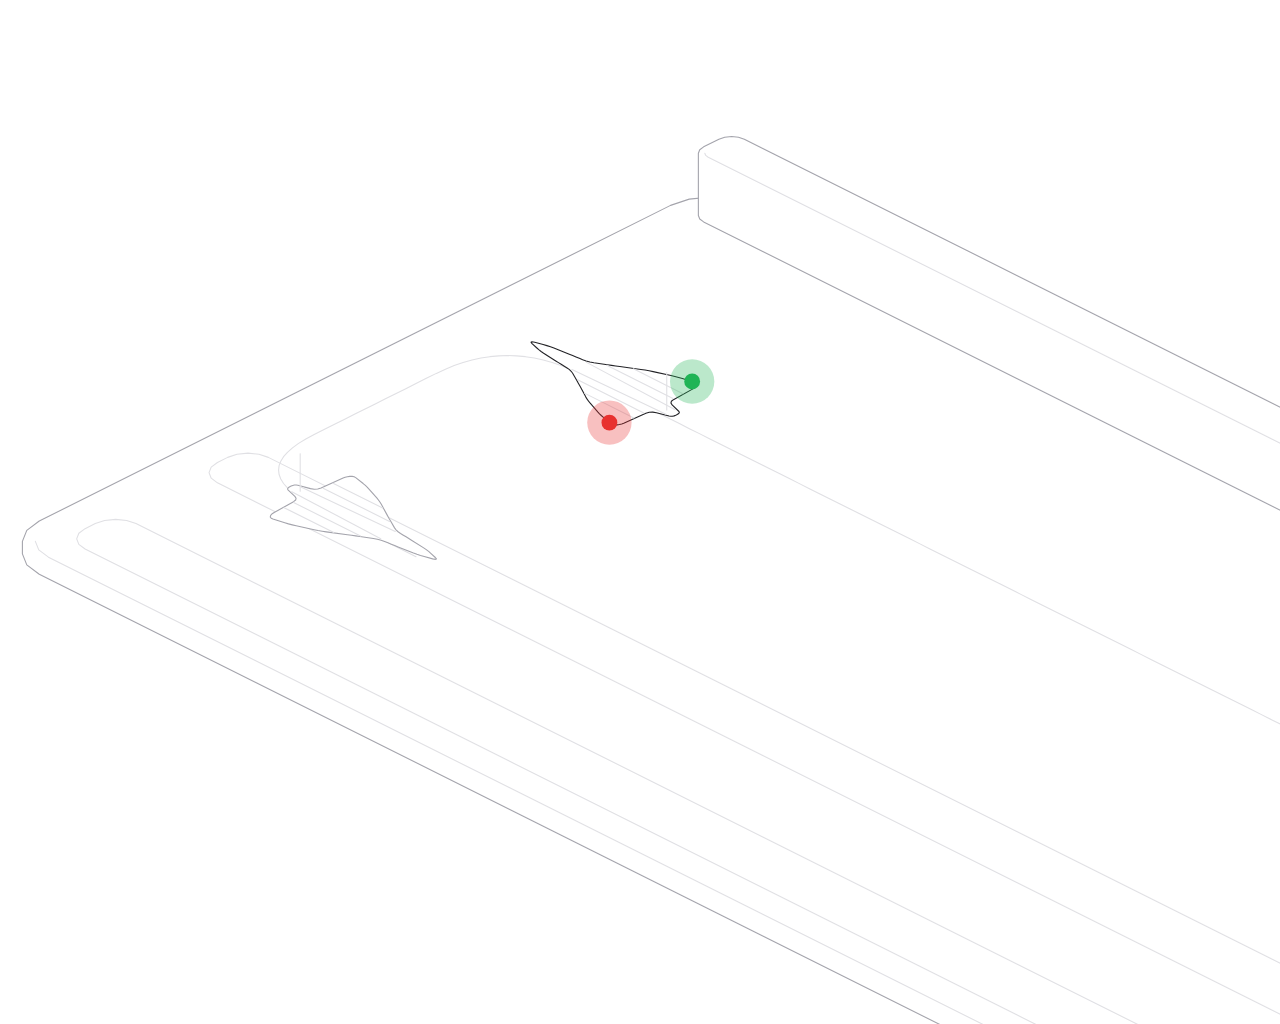
<file: stages/taxi-out.html>
<!doctype html><html lang="en"><head><meta charset="utf-8"><meta name="viewport" content="width=device-width,initial-scale=1"><title>taxi out flight stage</title><style>:root{color-scheme:light;background:transparent}html[data-theme=dark]{color-scheme:dark}*{box-sizing:border-box}body{margin:0;background:transparent}#stage{width:100%;aspect-ratio:5/4;--hairline-stroke:1.1}</style></head><body><div id="stage"></div><script id="hl-kernel">
/* hairline kernel sha256:346b48bdef2cdfafd5343eba01494255cf75f9c078e6fcd1aafc62bab62980a1 */
/*
 * HL: everything a figure may call. Read this index; the code under it is the
 * package's src/core, unchanged, and a figure should not need to read it.
 *
 * Every figure is drawn in a 400 × 320 viewBox. World space is x/y on the
 * ground and z up. Plates are filled with the ground colour and painted back
 * to front, so a nearer one covers a farther one: append in that order. At
 * the default camera, Cam(45, 0.5, S), +x runs down to the right and +y down
 * to the left, so the corner with the largest x and y is nearest the viewer:
 * append by ascending x + y, from the far corner (smallest x and y) to it.
 *
 * Camera
 *   Cam(azDeg, k, S)                       a camera: azimuth in degrees, k = sin(elevation) (0.5 is the 2:1 view), S = scale
 *   fit(C, points, cx, cy)                 centres the box of [x, y, z] points on (cx, cy); call it once, before proj
 *                                          it only centres, it never scales: choose S by trying values, with the most extreme pose in points.
 *                                          The six figures use S 1.42 to 2.12; the boxes they fit come out 230 to 310 wide and 180 to 245 tall
 *   proj(C)                                returns P(x, y, z), which gives [sx, sy]
 *   unproj(C, sx, sy, z)                   the world [x, y] under a screen point, on the plane at height z
 *   facing(C)                              returns front(sample): whether a ring sample faces the camera
 * Rounded solids
 *   rrect(u0, v0, u1, v1, r, n)            a rounded rectangle, as a ring of samples {u, v, nu, nv}
 *   circ(R, n)                             a circle, as a ring
 *   rings(x0, y0, x1, y1, r, b)            [ring, inner]: a rounded footprint and its crease ring, inset by b
 *                                          r, the corner radius, is cut to half the shorter side. b, the crease's inset in world units
 *                                          (0.6 to 2.2 in the figures), must stay under half the shorter side or the crease turns inside out
 *   prism(P, front, ring, inner, z0, z1)   {sil, crease}: a solid standing from z0 to z1, as two path strings
 *   ringAt(P, ring, z)                     the ring's points, projected at height z
 *   run(ring, keep)                        the one cyclic run of samples that pass keep
 *   hull(points)                           the convex hull of screen points
 *   extremes(P, ring)                      [left, right, nearest] samples: where dashed drops fall from
 *   fillet(points, radii, n)               rounds every vertex of a closed polygon; returns the new points
 *                                          radii is an array, one radius per vertex, each cut to half its shorter edge; a single number gives NaN.
 *                                          n is the steps round each corner, default 4: each vertex becomes n + 1 points
 *   ghost(P, front, ring, z0, depth)       a reflection's path {d, y0, y1}; reflect() draws it for you
 * Paths and numbers
 *   poly(points)                           a closed path string
 *   open(points)                           an open polyline string
 *   seg(a, b)                              one segment between two screen points [sx, sy], as its own subpath; project world points with P first
 *   clamp(v, a, b)
 *   lerp(a, b, t)
 *   rad(deg)
 *   r2(n)                                  two decimals
 * The continuous clock: one spring per moving number
 *   spring(x, opts)                        at rest on x; write .t to retarget; opts {k, c, m, eps}, default k 100, c 18, m 1
 *   stepS(sp, dt)                          advances by dt seconds; returns whether it is still moving
 * The discrete clock: a 700ms tween on (.32, .72, 0, 1)
 *   tween(v, dur)                          at rest on v; dur defaults to 700 (ms)
 *   tset(tw, to, now, delay)               retargets from where it is, after delay ms: the stagger
 *                                          the same target again does nothing, so calling it on every pointer move is safe
 *   tval(tw, now)                          its value at now
 *   tdone(tw, now)                         whether it has landed
 *   bezier(x1, y1, x2, y2)                 a CSS cubic-bezier, as a function of progress
 *   EASE_LIFT                              the lift curve itself
 *   reducedMotion()                        true when the reader asked for less motion; springs and tweens already land at once
 *   setReducedMotion(on)                   the loop's business, not a figure's
 * Drawing
 *   mk(tag, attrs, parent)                 one svg element: the only way a figure makes a node
 *   solid(parent)                          {g, sil, cr}: a group holding a silhouette path and a crease path
 *   put(solid, paths)                      writes prism()'s {sil, crease} into solid()'s {sil, cr}: sil into sil, crease into cr
 *   flatDot(parent, C, r, cls)             a dot lying on the ground plane; cls is "dot", "dot m" or "dot off"
 *   place(el, point)                       moves a dot or a circle to [sx, sy]
 *   reflect(svg, parent, P, front, ring, z0, depth)   a fading mirror under a solid
 *   fade(svg, y0, y1, a0)                  a vertical fade, as a mask; returns the value for a mask attribute
 * Life
 *   register(stage, tick)                  joins the one frame loop; tick(dt in seconds, now in ms) returns true to ask for another frame; gives {wake, unregister}
 *   pointer(stage, handlers)               {move(point), down(point), leave()}, points in viewBox units; returns its disposer
 *   disposer()                             {add, on, dispose}: collects tear-down, so destroy is bag.dispose
 * The bench's business, not a figure's
 *   css(lightDark)
 *   inject(root)
 *   tour(stage, stops, onStop)             an unseen pointer that walks the stops, [x, y] in viewBox units or null to leave, and gives way to a real one; onStop(i) on each arrival; returns {stop}
 *   LAP                                    the default stops: a diamond around the centre, then a leave
 *
 * Classes, on path, polygon, ellipse and line. They are the whole palette; a
 * figure sets no colour, width or fill of its own.
 *     (none)   filled with the ground colour, medium stroke
 *     sil      the silhouette's stroke        hi    the bright stroke: the only highlight
 *     lo       the dim stroke                 nf    no fill        fo   fill only, no stroke
 *     dash     a dashed guide
 *     dot      a bright dot                   dot m   a medium dot     dot off   a dim dot
 */
var HL = (() => {
  var __defProp = Object.defineProperty;
  var __getOwnPropDesc = Object.getOwnPropertyDescriptor;
  var __getOwnPropNames = Object.getOwnPropertyNames;
  var __hasOwnProp = Object.prototype.hasOwnProperty;
  var __export = (target, all) => {
    for (var name in all)
      __defProp(target, name, { get: all[name], enumerable: true });
  };
  var __copyProps = (to, from, except, desc) => {
    if (from && typeof from === "object" || typeof from === "function") {
      for (let key of __getOwnPropNames(from))
        if (!__hasOwnProp.call(to, key) && key !== except)
          __defProp(to, key, { get: () => from[key], enumerable: !(desc = __getOwnPropDesc(from, key)) || desc.enumerable });
    }
    return to;
  };
  var __toCommonJS = (mod) => __copyProps(__defProp({}, "__esModule", { value: true }), mod);

  // packages/hairline/src/core/kernel.ts
  var kernel_exports = {};
  __export(kernel_exports, {
    Cam: () => Cam,
    EASE_LIFT: () => EASE_LIFT,
    LAP: () => LAP,
    bezier: () => bezier,
    circ: () => circ,
    clamp: () => clamp,
    css: () => css,
    disposer: () => disposer,
    extremes: () => extremes,
    facing: () => facing,
    fade: () => fade,
    fillet: () => fillet,
    fit: () => fit,
    flatDot: () => flatDot,
    ghost: () => ghost,
    hull: () => hull,
    inject: () => inject,
    lerp: () => lerp,
    mk: () => mk,
    open: () => open,
    place: () => place,
    pointer: () => pointer,
    poly: () => poly,
    prism: () => prism,
    proj: () => proj,
    put: () => put,
    r2: () => r2,
    rad: () => rad,
    reducedMotion: () => reducedMotion,
    reflect: () => reflect,
    register: () => register,
    ringAt: () => ringAt,
    rings: () => rings,
    rrect: () => rrect,
    run: () => run,
    seg: () => seg,
    setReducedMotion: () => setReducedMotion,
    solid: () => solid,
    spring: () => spring,
    stepS: () => stepS,
    tdone: () => tdone,
    tour: () => tour,
    tset: () => tset,
    tval: () => tval,
    tween: () => tween,
    unproj: () => unproj
  });

  // packages/hairline/src/core/iso.ts
  var clamp = (v, a, b) => Math.max(a, Math.min(b, v));
  var lerp = (a, b, t) => a + (b - a) * t;
  var rad = (d) => d * Math.PI / 180;
  var r2 = (n) => Math.round(n * 100) / 100;
  var poly = (pts) => "M" + pts.map((p) => r2(p[0]) + " " + r2(p[1])).join("L") + "Z";
  var seg = (a, b) => `M${r2(a[0])} ${r2(a[1])}L${r2(b[0])} ${r2(b[1])}`;
  var open = (pts) => pts.length < 2 ? "" : "M" + pts.map((p) => r2(p[0]) + " " + r2(p[1])).join("L");
  var Cam = (azDeg, k, S) => ({ az: rad(azDeg), k, S, ox: 0, oy: 0 });
  function proj(C) {
    const c = Math.cos(C.az), s = Math.sin(C.az), zf = Math.sqrt(1 - C.k * C.k);
    return (x, y, z) => {
      const X = x * c - y * s, Y = x * s + y * c;
      return [C.ox + C.S * X, C.oy + C.S * (Y * C.k - z * zf)];
    };
  }
  function unproj(C, sx, sy, z) {
    const c = Math.cos(C.az), s = Math.sin(C.az), zf = Math.sqrt(1 - C.k * C.k);
    const X = (sx - C.ox) / C.S, Y = ((sy - C.oy) / C.S + z * zf) / C.k;
    return [X * c + Y * s, -X * s + Y * c];
  }
  function fit(C, pts, cx, cy) {
    C.ox = 0;
    C.oy = 0;
    const P = proj(C);
    let a = 1e9, b = -1e9, c = 1e9, d = -1e9;
    for (const p of pts) {
      const q = P(p[0], p[1], p[2]);
      a = Math.min(a, q[0]);
      b = Math.max(b, q[0]);
      c = Math.min(c, q[1]);
      d = Math.max(d, q[1]);
    }
    C.ox = cx - (a + b) / 2;
    C.oy = cy - (c + d) / 2;
  }
  function rrect(u0, v0, u1, v1, r, n = 4) {
    r = Math.max(0, Math.min(r, (u1 - u0) / 2, (v1 - v0) / 2));
    const out = [];
    for (const [cu, cv, a0] of [[u1 - r, v1 - r, 0], [u0 + r, v1 - r, 90], [u0 + r, v0 + r, 180], [u1 - r, v0 + r, 270]])
      for (let k = 0; k <= n; k++) {
        const a = rad(a0 + 90 * k / n), ca = Math.cos(a), sa = Math.sin(a);
        out.push({ u: cu + r * ca, v: cv + r * sa, nu: ca, nv: sa });
      }
    return out;
  }
  function circ(R, n = 96) {
    const out = [];
    for (let k = 0; k < n; k++) {
      const a = k / n * Math.PI * 2, ca = Math.cos(a), sa = Math.sin(a);
      out.push({ u: R * ca, v: R * sa, nu: ca, nv: sa });
    }
    return out;
  }
  function hull(input) {
    const pts = input.slice().sort((a, b) => a[0] - b[0] || a[1] - b[1]);
    const x = (o, a, b) => (a[0] - o[0]) * (b[1] - o[1]) - (a[1] - o[1]) * (b[0] - o[0]);
    const lo = [], up = [];
    for (const p of pts) {
      while (lo.length > 1 && x(lo[lo.length - 2], lo[lo.length - 1], p) <= 0) lo.pop();
      lo.push(p);
    }
    for (let i = pts.length - 1; i >= 0; i--) {
      const p = pts[i];
      while (up.length > 1 && x(up[up.length - 2], up[up.length - 1], p) <= 0) up.pop();
      up.push(p);
    }
    lo.pop();
    up.pop();
    return lo.concat(up);
  }
  var ringAt = (P, ring, z) => ring.map((q) => P(q.u, q.v, z));
  var facing = (C) => {
    const s = Math.sin(C.az), c = Math.cos(C.az);
    return (q) => q.nu * s + q.nv * c >= -1e-6;
  };
  function run(ring, keep) {
    const n = ring.length;
    let s = -1;
    for (let i = 0; i < n; i++) if (keep(ring[i]) && !keep(ring[(i + n - 1) % n])) {
      s = i;
      break;
    }
    if (s < 0) return keep(ring[0]) ? ring.slice() : [];
    const out = [];
    for (let k = 0; k < n && keep(ring[(s + k) % n]); k++) out.push(ring[(s + k) % n]);
    return out;
  }
  function prism(P, front, ring, inner, z0, z1) {
    return {
      sil: poly(hull(ringAt(P, ring, z1).concat(ringAt(P, ring, z0)))),
      crease: inner ? open(ringAt(P, run(inner, front), z1)) : ""
    };
  }
  var rings = (x0, y0, x1, y1, r, b) => [
    rrect(x0, y0, x1, y1, r),
    rrect(x0 + b, y0 + b, x1 - b, y1 - b, Math.max(0.3, r - b))
  ];
  function extremes(P, ring) {
    const pr = ring.map((q) => P(q.u, q.v, 0));
    let a = 0, b = 0, c = 0;
    pr.forEach((p, k) => {
      if (p[0] < pr[a][0]) a = k;
      if (p[0] > pr[b][0]) b = k;
      if (p[1] > pr[c][1]) c = k;
    });
    return [ring[a], ring[b], ring[c]];
  }
  function fillet(pts, rs, n = 4) {
    const m = pts.length, out = [];
    for (let i = 0; i < m; i++) {
      const a = pts[(i + m - 1) % m], p = pts[i], b = pts[(i + 1) % m];
      const la = Math.hypot(a[0] - p[0], a[1] - p[1]), lb = Math.hypot(b[0] - p[0], b[1] - p[1]);
      const t = Math.min(rs[i], la / 2, lb / 2);
      const p1 = [p[0] + (a[0] - p[0]) / la * t, p[1] + (a[1] - p[1]) / la * t];
      const p2 = [p[0] + (b[0] - p[0]) / lb * t, p[1] + (b[1] - p[1]) / lb * t];
      for (let k = 0; k <= n; k++) {
        const s = k / n, w = 1 - s;
        out.push([w * w * p1[0] + 2 * w * s * p[0] + s * s * p2[0], w * w * p1[1] + 2 * w * s * p[1] + s * s * p2[1]]);
      }
    }
    return out;
  }
  function ghost(P, front, ring, z0, depth) {
    const f = run(ring, front), lowP = ringAt(P, f, z0 - depth);
    return {
      d: open(lowP) + [f[0], f[f.length - 1]].map((q) => seg(P(q.u, q.v, z0), P(q.u, q.v, z0 - depth))).join(""),
      y0: Math.min(...ringAt(P, f, z0).map((p) => p[1])),
      y1: Math.max(...lowP.map((p) => p[1])) + 2
    };
  }

  // packages/hairline/src/core/motion.ts
  var reduced = false;
  var setReducedMotion = (on) => {
    reduced = on;
  };
  var reducedMotion = () => reduced;
  function spring(x, o = {}) {
    return { x, v: 0, t: x, k: o.k ?? 100, c: o.c ?? 18, m: o.m ?? 1, eps: o.eps ?? 0.01 };
  }
  function stepS(sp, dt) {
    if (reduced) {
      sp.x = sp.t;
      sp.v = 0;
      return false;
    }
    const n = Math.max(1, Math.ceil(dt * 240)), h = dt / n;
    for (let i = 0; i < n; i++) {
      const a = (-sp.k * (sp.x - sp.t) - sp.c * sp.v) / sp.m;
      sp.v += a * h;
      sp.x += sp.v * h;
    }
    if (Math.abs(sp.x - sp.t) < sp.eps && Math.abs(sp.v) < sp.eps * 10) {
      sp.x = sp.t;
      sp.v = 0;
      return false;
    }
    return true;
  }
  function bezier(x1, y1, x2, y2) {
    const cx = 3 * x1, bx = 3 * (x2 - x1) - cx, ax = 1 - cx - bx;
    const cy = 3 * y1, by = 3 * (y2 - y1) - cy, ay = 1 - cy - by;
    const X = (u) => ((ax * u + bx) * u + cx) * u;
    const Y = (u) => ((ay * u + by) * u + cy) * u;
    const dX = (u) => (3 * ax * u + 2 * bx) * u + cx;
    return (t) => {
      if (t <= 0) return 0;
      if (t >= 1) return 1;
      let u = t;
      for (let i = 0; i < 8; i++) {
        const e = X(u) - t;
        if (Math.abs(e) < 1e-5) break;
        const d = dX(u);
        if (Math.abs(d) < 1e-6) break;
        u -= e / d;
      }
      if (!(u >= 0 && u <= 1) || Math.abs(X(u) - t) > 1e-4) {
        let lo = 0, hi = 1;
        u = t;
        for (let i = 0; i < 24; i++) {
          if (X(u) < t) lo = u;
          else hi = u;
          u = (lo + hi) / 2;
        }
      }
      return Y(u);
    };
  }
  var EASE_LIFT = bezier(0.32, 0.72, 0, 1);
  var tween = (v, dur = 700) => ({ from: v, to: v, t0: -1e9, dur });
  var tval = (tw, now) => {
    const p = clamp((now - tw.t0) / tw.dur, 0, 1);
    return tw.from + (tw.to - tw.from) * (reduced ? 1 : EASE_LIFT(p));
  };
  var tset = (tw, to, now, delay) => {
    if (tw.to === to) return;
    tw.from = tval(tw, now);
    tw.to = to;
    tw.t0 = now + delay;
  };
  var tdone = (tw, now) => reduced || now >= tw.t0 + tw.dur;

  // packages/hairline/src/core/stage.ts
  var NS = "http://www.w3.org/2000/svg";
  function mk(tag, attrs, parent) {
    const e = document.createElementNS(NS, tag);
    if (attrs) for (const k in attrs) e.setAttribute(k, String(attrs[k]));
    if (parent) parent.appendChild(e);
    return e;
  }
  function solid(parent) {
    const g = mk("g", {}, parent);
    return { g, sil: mk("path", { class: "sil" }, g), cr: mk("path", { class: "nf lo" }, g) };
  }
  var put = (el, s) => {
    el.sil.setAttribute("d", s.sil);
    el.cr.setAttribute("d", s.crease);
  };
  var flatDot = (parent, C, r, cls) => mk("ellipse", { rx: r2(r * C.S), ry: r2(r * C.S * C.k), class: cls }, parent);
  var place = (el, q) => {
    el.setAttribute("cx", String(r2(q[0])));
    el.setAttribute("cy", String(r2(q[1])));
  };
  var fid = 0;
  function fade(svg, y0, y1, a0 = 0.7) {
    const id = "hl-fd" + ++fid, defs = mk("defs", {}, svg);
    const lg = mk("linearGradient", { id: id + "g", gradientUnits: "userSpaceOnUse", x1: 0, y1: r2(y0), x2: 0, y2: r2(y1) }, defs);
    mk("stop", { offset: 0, "stop-color": "#fff", "stop-opacity": a0 }, lg);
    mk("stop", { offset: 1, "stop-color": "#fff", "stop-opacity": 0 }, lg);
    const m = mk("mask", { id, maskUnits: "userSpaceOnUse", x: 0, y: 0, width: 400, height: 320 }, defs);
    mk("rect", { x: 0, y: 0, width: 400, height: 320, fill: `url(#${id}g)` }, m);
    return `url(#${id})`;
  }
  function reflect(svg, parent, P, front, ring, z0, depth) {
    const r = ghost(P, front, ring, z0, depth);
    const gh = mk("g", { class: "ghost", mask: fade(svg, r.y0, r.y1) }, parent);
    mk("path", { d: r.d }, gh);
  }
  var boards = [];
  var byStage = /* @__PURE__ */ new Map();
  var raf = 0;
  var last = 0;
  var io = null;
  var rm = null;
  function frame() {
    const now = performance.now();
    const dt = Math.min(0.05, Math.max(0, (now - last) / 1e3));
    last = now;
    let any = false;
    for (const b of boards.slice()) if (b.vis && b.awake) {
      try {
        b.awake = !!b.tick(dt, now);
      } catch (err) {
        b.awake = false;
        setTimeout(() => {
          throw err;
        });
      }
      any = any || b.awake;
    }
    raf = any ? requestAnimationFrame(frame) : 0;
  }
  function wake(b) {
    b.awake = true;
    if (!raf) {
      last = performance.now();
      raf = requestAnimationFrame(frame);
    }
  }
  var onMotion = () => {
    setReducedMotion(!!rm?.matches);
    boards.forEach(wake);
  };
  function start() {
    if (io) return;
    io = new IntersectionObserver((es) => {
      for (const e of es) {
        const set = byStage.get(e.target);
        if (!set) continue;
        for (const b of set) {
          b.vis = e.isIntersecting;
          if (b.vis) wake(b);
        }
      }
    }, { rootMargin: "80px" });
    rm = matchMedia("(prefers-reduced-motion: reduce)");
    setReducedMotion(rm.matches);
    rm.addEventListener("change", onMotion);
  }
  function stop() {
    if (raf) cancelAnimationFrame(raf);
    raf = 0;
    io?.disconnect();
    io = null;
    rm?.removeEventListener("change", onMotion);
    rm = null;
  }
  function register(stage, tick) {
    start();
    const b = { stage, tick, vis: false, awake: true };
    boards.push(b);
    const peers = byStage.get(stage);
    if (peers) {
      for (const p of peers) b.vis = p.vis;
      peers.add(b);
      if (b.vis) wake(b);
    } else {
      byStage.set(stage, /* @__PURE__ */ new Set([b]));
      io.observe(stage);
    }
    tick(0, performance.now());
    let gone = false;
    return {
      wake: () => {
        if (!gone) wake(b);
      },
      unregister: () => {
        if (gone) return;
        gone = true;
        boards = boards.filter((x) => x !== b);
        const set = byStage.get(stage);
        if (set) {
          set.delete(b);
          if (!set.size) {
            byStage.delete(stage);
            io?.unobserve(stage);
          }
        }
        if (!boards.length) stop();
      }
    };
  }
  var handlers = /* @__PURE__ */ new WeakMap();
  var touring = /* @__PURE__ */ new WeakMap();
  function pointer(stage, on) {
    handlers.set(stage, on);
    let tm = 0;
    const pt = (e) => {
      const r = stage.getBoundingClientRect();
      return [(e.clientX - r.left) / r.width * 400, (e.clientY - r.top) / r.height * 320];
    };
    const move = (e) => {
      clearTimeout(tm);
      touring.get(stage)?.hold();
      on.move(pt(e), e);
    };
    const down = (e) => {
      clearTimeout(tm);
      touring.get(stage)?.hold();
      if (e.pointerType !== "mouse") stage.releasePointerCapture?.(e.pointerId);
      if (on.down) on.down(pt(e), e);
      else on.move(pt(e), e);
    };
    const leave = (e) => {
      clearTimeout(tm);
      tm = window.setTimeout(() => {
        on.leave(e);
        touring.get(stage)?.release();
      }, e.pointerType === "mouse" ? 0 : 1400);
    };
    stage.addEventListener("pointermove", move);
    stage.addEventListener("pointerdown", down);
    stage.addEventListener("pointerleave", leave);
    return () => {
      clearTimeout(tm);
      if (handlers.get(stage) === on) handlers.delete(stage);
      stage.removeEventListener("pointermove", move);
      stage.removeEventListener("pointerdown", down);
      stage.removeEventListener("pointerleave", leave);
    };
  }
  var LAP = [[128, 150], [200, 118], [272, 150], [200, 206], null];
  var TRAVEL = 900;
  var DWELL = 1200;
  var REST = 1800;
  var RESUME = 1200;
  var STAGGER = 450;
  var GHOST = { pointerType: "ghost" };
  var started = 0;
  function entry([x, y]) {
    const dx = x - 200, dy = y - 160;
    if (!dx && !dy) return [200, 320];
    const k = Math.min(dx ? (dx > 0 ? 200 : -200) / dx : Infinity, dy ? (dy > 0 ? 160 : -160) / dy : Infinity);
    return [200 + dx * k, 160 + dy * k];
  }
  function tour(stage, stops, onStop) {
    let i = 0;
    let wait = RESUME + STAGGER * (started++ % 4);
    let t = -1;
    let at = null;
    let origin = [200, 320];
    let hand = false, keys = stage.contains(stage.ownerDocument.activeElement);
    let gone = false;
    const leave = () => {
      at = null;
      t = -1;
      handlers.get(stage)?.leave(GHOST);
    };
    const tick = (dt) => {
      if (hand || keys || !stops.length) return false;
      if (reducedMotion()) {
        if (at) leave();
        return false;
      }
      if (wait > 0) {
        wait -= dt * 1e3;
        return true;
      }
      const stop2 = stops[i];
      if (stop2 === null) {
        if (at) leave();
        onStop?.(i);
        i = (i + 1) % stops.length;
        wait = REST;
        return true;
      }
      const h = handlers.get(stage);
      if (!h) return true;
      if (t < 0) {
        origin = at ?? entry(stop2);
        t = 0;
      }
      t = Math.min(TRAVEL, t + dt * 1e3);
      const k = EASE_LIFT(t / TRAVEL);
      at = [origin[0] + (stop2[0] - origin[0]) * k, origin[1] + (stop2[1] - origin[1]) * k];
      h.move(at, GHOST);
      if (t < TRAVEL) return true;
      onStop?.(i);
      i = (i + 1) % stops.length;
      t = -1;
      wait = DWELL;
      return true;
    };
    const take = () => {
      at = null;
      t = -1;
    };
    const give = () => {
      if (hand || keys) return;
      i = 0;
      t = -1;
      wait = RESUME;
      board.wake();
    };
    const me = {
      hold: () => {
        hand = true;
        take();
      },
      release: () => {
        if (!hand) return;
        hand = false;
        give();
      }
    };
    const focusIn = () => {
      keys = true;
      take();
    };
    const focusOut = (e) => {
      if (keys && !stage.contains(e.relatedTarget)) {
        keys = false;
        give();
      }
    };
    stage.addEventListener("focusin", focusIn);
    stage.addEventListener("focusout", focusOut);
    touring.set(stage, me);
    const board = register(stage, tick);
    return {
      stop: () => {
        if (gone) return;
        gone = true;
        board.unregister();
        stage.removeEventListener("focusin", focusIn);
        stage.removeEventListener("focusout", focusOut);
        if (touring.get(stage) === me) touring.delete(stage);
        if (at) leave();
      }
    };
  }
  function disposer() {
    let fns = [];
    return {
      add: (fn) => {
        fns.push(fn);
      },
      on: (target, type, fn, opts) => {
        const h = fn;
        target.addEventListener(type, h, opts);
        fns.push(() => target.removeEventListener(type, h, opts));
      },
      dispose: () => {
        const run2 = fns;
        fns = [];
        for (let i = run2.length - 1; i >= 0; i--) run2[i]();
      }
    };
  }

  // packages/hairline/src/core/styles.ts
  var LIGHT = { plate: "#ffffff", hi: "#232327", edge: "#a4a4ac", mid: "#c3c3c9", lo: "#e0e0e4" };
  var DARK = { plate: "#08090a", hi: "#d0d6e0", edge: "#5b5d64", mid: "#3e3e44", lo: "#29292d" };
  var KEYS = ["plate", "hi", "edge", "mid", "lo"];
  var vars = (p) => KEYS.map((k) => `--hl-${k}:var(--hairline-${k},${p[k]});`).join("");
  var EASE = "cubic-bezier(0.5,0,0.1,1)";
  var SVG = ":where([data-hairline]>svg)";
  function css(lightDark) {
    const both = Object.fromEntries(KEYS.map((k) => [k, `light-dark(${LIGHT[k]},${DARK[k]})`]));
    return [
      // the box, and the palette: light unless something below says otherwise
      `:where([data-hairline]){display:block;position:relative;aspect-ratio:5/4;touch-action:pan-y;user-select:none;-webkit-user-select:none;--hl-sw:var(--hairline-stroke,0.9);${vars(LIGHT)}}`,
      // the page's color-scheme
      lightDark ? `:where([data-hairline]){${vars(both)}}` : "",
      // an ancestor that says dark
      `:where(.dark,[data-theme="dark"]) :where([data-hairline]){${vars(DARK)}}`,
      // the figure's own theme option
      `:where([data-hairline][data-hairline-theme="light"]){${vars(LIGHT)}}`,
      `:where([data-hairline][data-hairline-theme="dark"]){${vars(DARK)}}`,
      `:where([data-hairline]:focus-visible){outline:1.5px solid var(--hl-hi);outline-offset:2px}`,
      `${SVG}{position:absolute;inset:0;width:100%;height:100%;display:block}`,
      // Riffle's live region: read, not seen
      `:where([data-hairline]>[data-hairline-live]){position:absolute;width:1px;height:1px;margin:-1px;padding:0;border:0;overflow:hidden;clip-path:inset(50%);white-space:nowrap}`,
      // the drawing: plates are filled with the plate colour and painted back to front
      `${SVG} :where(path,polygon,ellipse,line){fill:var(--hl-plate);stroke:var(--hl-mid);stroke-width:var(--hl-sw);vector-effect:non-scaling-stroke;stroke-linejoin:round;stroke-linecap:round;transition:stroke 260ms ${EASE}}`,
      `${SVG} :where(.nf){fill:none}`,
      `${SVG} :where(.fo){stroke:none}`,
      `${SVG} :where(.sil){stroke:var(--hl-edge)}`,
      `${SVG} :where(.hi){stroke:var(--hl-hi)}`,
      `${SVG} :where(.lo){stroke:var(--hl-lo)}`,
      `${SVG} :where(.dash){stroke-dasharray:1 3}`,
      `${SVG} :where(.dot){stroke:none;fill:var(--hl-hi);transition:fill 260ms ${EASE}}`,
      `${SVG} :where(.dot.m){fill:var(--hl-edge)}`,
      `${SVG} :where(.dot.off){fill:var(--hl-lo)}`,
      `${SVG} :where(.ghost path){fill:none;stroke:var(--hl-mid)}`
    ].join("");
  }
  var done = /* @__PURE__ */ new WeakSet();
  function inject(root) {
    if (done.has(root)) return;
    done.add(root);
    const doc = root.nodeType === 9 ? root : root.ownerDocument;
    const win = doc.defaultView;
    const text = css(!!win?.CSS?.supports?.("color", "light-dark(#000,#fff)"));
    if (win && "adoptedStyleSheets" in root) {
      try {
        const sheet = new win.CSSStyleSheet();
        sheet.replaceSync(text);
        root.adoptedStyleSheets = [...root.adoptedStyleSheets, sheet];
        return;
      } catch {
      }
    }
    const style = doc.createElement("style");
    style.setAttribute("data-hairline-style", "");
    style.textContent = text;
    (root.nodeType === 9 ? doc.head ?? doc.documentElement : root).appendChild(style);
  }
  return __toCommonJS(kernel_exports);
})();
/* /hairline kernel */
</script><script>
function theme(value){document.documentElement.dataset.theme=value;const stage=document.getElementById('stage');stage.setAttribute('data-hairline-theme',value)}
theme(new URLSearchParams(location.search).get('theme')==='dark'?'dark':'light');
addEventListener('message',e=>{if(e.source===parent&&e.origin===location.origin&&e.data?.type==='asrs-theme'&&['light','dark'].includes(e.data.theme))theme(e.data.theme)});
window.hairline=figure=>{
 HL.inject(document);const stage=document.getElementById('stage');stage.setAttribute('data-hairline',figure.name);stage.setAttribute('role','img');stage.setAttribute('aria-label',figure.means);
 const svg=HL.mk('svg',{viewBox:'0 0 400 320','aria-hidden':'true'},stage);
 const mq=matchMedia('(prefers-reduced-motion: reduce)');HL.setReducedMotion(mq.matches);
 figure.mount({stage,svg,read:{set textContent(value){}}},1);
 mq.addEventListener('change',()=>{HL.setReducedMotion(mq.matches);stage.dispatchEvent(new PointerEvent('pointermove',{pointerType:'mouse',clientX:0,clientY:0}))});
};
</script><script type="module" id="hl-figure">
/**
 * Concorde, one stage of the flight cycle up close: the same airport, lights and
 * afterburners as the full lap, zoomed to a single stage. The aircraft loops
 * through it; hover to slow time. Colour is a deliberate exception (see the lights).
 * The pattern: dilate time.
 */
const {
  Cam, clamp, facing, fillet, fit, lerp, open, place, poly, prism, proj, put, reducedMotion, rings, rrect, ringAt, seg, spring, stepS,
  disposer, mk, pointer, register, solid,
} = HL;
const SC = 1.5, BX = [30, 78, 126, 174, 222], RED = "#e8312f", GRN = "#1fb455", WARM = "#ffdf80", ORG = "#ff7a1a", HOT = "#ffe8b0";
/** A road through corners [x, y, speed, stage]: straights joined by smooth bends, as dense waypoints. */
function road(C, r = 14) {
  const out = [[C[0][0], C[0][1], 0, C[0][2], C[0][3]]], d = (p, q) => Math.hypot(q[0] - p[0], q[1] - p[1]);
  let cur = C[0], sp = C[0][2];
  const run = (to, v, st) => { const n = Math.max(1, Math.ceil(d(cur, to) / 4)); for (let k = 1; k <= n; k++) out.push([lerp(cur[0], to[0], k / n), lerp(cur[1], to[1], k / n), 0, lerp(sp, v, k / n), st]); cur = to; sp = v; };
  for (let i = 1; i < C.length; i++) {
    const p = C[i - 1], c = C[i], q = C[i + 1];
    if (!q) { run(c, c[2], c[3]); break; }
    const l1 = d(p, c) * (i > 1 ? 0.5 : 1), l2 = d(c, q) * (i < C.length - 2 ? 0.5 : 1), t = Math.min(r, l1, l2);
    const A = [c[0] + ((p[0] - c[0]) / d(p, c)) * t, c[1] + ((p[1] - c[1]) / d(p, c)) * t], B = [c[0] + ((q[0] - c[0]) / d(c, q)) * t, c[1] + ((q[1] - c[1]) / d(c, q)) * t];
    run(A, c[2], c[3]);
    for (let k = 1; k <= 8; k++) { const u = k / 8; out.push([(1 - u) ** 2 * A[0] + 2 * u * (1 - u) * c[0] + u * u * B[0], (1 - u) ** 2 * A[1] + 2 * u * (1 - u) * c[1] + u * u * B[1], 0, c[2], c[3]]); }
    cur = B;
  }
  return out;
}
/** Catmull-Rom samples through waypoints [x, y, height, speed, stage]: their times, and the heading at each (pushback faces backwards). */
function build(wp) {
  const n = wp.length, S = [], tc = [0], hd = [];
  for (let i = 0; i < n - 1; i++) {
    const a = wp[Math.max(i - 1, 0)], b = wp[i], c = wp[i + 1], d = wp[Math.min(i + 2, n - 1)], m = Math.max(2, Math.ceil(Math.hypot(c[0] - b[0], c[1] - b[1], c[2] - b[2]) / 3));
    for (let s = 0; s < m; s++) {
      const t = s / m, t2 = t * t, t3 = t2 * t;
      const q = [0, 1, 2, 3].map((k) => 0.5 * (2 * b[k] + (c[k] - a[k]) * t + (2 * a[k] - 5 * b[k] + 4 * c[k] - d[k]) * t2 + (3 * b[k] - a[k] - 3 * c[k] + d[k]) * t3));
      S.push([q[0], q[1], Math.max(q[2], 0), Math.max(q[3], 1), c[4]]);
    }
  }
  S.push(wp[n - 1].slice());
  for (let i = 1; i < S.length; i++) tc.push(tc[i - 1] + Math.hypot(S[i][0] - S[i - 1][0], S[i][1] - S[i - 1][1], S[i][2] - S[i - 1][2]) / ((S[i][3] + S[i - 1][3]) / 2));
  S.forEach((q, i) => {
    let j = Math.min(i + 2, S.length - 1);
    while (j > i && S[j][4] !== q[4]) j--;
    const [a, b] = j > i ? [q, S[j]] : [S[Math.max(i - 1, 0)], q];
    hd.push(Math.atan2(b[1] - a[1], b[0] - a[0]) + (q[4] === 1 ? Math.PI : 0));
  });
  return { S, tc, hd, T: tc[tc.length - 1] };
}
function at(R, t) {
  let i = 0;
  while (i < R.tc.length - 2 && R.tc[i + 1] <= t) i++;
  const a = R.S[i], b = R.S[i + 1], f = clamp((t - R.tc[i]) / (R.tc[i + 1] - R.tc[i]), 0, 1);
  return [lerp(a[0], b[0], f), lerp(a[1], b[1], f), lerp(a[2], b[2], f), a[4], R.hd[i]];
}
// A Concorde from above: u forward, v right. Needle nose, slender ogival delta wing, no tailplane; rounded once.
const HALF = [[9.6, 0], [7.6, 0.6], [4.6, 0.95], [3, 1.1], [0.8, 2.3], [-2, 3.9], [-4.8, 5], [-7, 5.5], [-7.4, 4.9], [-7.6, 1.2], [-9.7, 0.55], [-9.8, 0]];
const OUT = HALF.concat(HALF.slice(1, -1).reverse().map(([u, v]) => [u, -v]));
const SHAPE = fillet(OUT.map(([u, v]) => [u * SC, v * SC]), OUT.map(() => 0.9), 3);
const ss = (u) => { u = clamp(u, 0, 1); return u * u * (3 - 2 * u); };
const CFG = { apt: 1, dwell: 3, tempo: 0.9, ab: 0, stands: [], focus: [[-6,32,0],[128,32,0],[128,118,0],[-6,118,0]], route: road([[150, 50, 12, 0], [10, 50, 12, 0], [10, 86, 4, 0]]), track: road([[170, 50, 12, 0], [10, 50, 12, 0], [10, 102, 12, 0], [44, 102, 6, 0]]), fixed: [[34, 102, 0]] };

function mount({ stage, svg, read }, value) {
  const bag = disposer();
  let V = value, wt = 0;
  const R = build(CFG.route), rate = spring(1), L = R.T + (CFG.dwell || 0), N = CFG.n || 1, tempo = CFG.tempo || 1;
  let tau = 0;
  // The camera: fit the stage's focus at unit scale, then zoom to fill the frame.
  const C1 = Cam(45, 0.5, 1);
  fit(C1, CFG.focus, 200, 166);
  const q1 = proj(C1), pp = CFG.focus.map(([x, y, z]) => q1(x, y, z)), xs = pp.map((a) => a[0]), ys = pp.map((a) => a[1]);
  const S = Math.min(350 / (Math.max(...xs) - Math.min(...xs)), 262 / (Math.max(...ys) - Math.min(...ys))), C = Cam(45, 0.5, S);
  fit(C, CFG.focus, 200, 166);
  const P = proj(C), front = facing(C), zk = Math.min(S, 3);
  // The still frame (and reduced motion) starts where the aircraft is nearest the middle of the frame.
  let bd = 1e9;
  for (let f = 0.08; f < 0.92; f += 0.02) { const c = at(R, Math.min(f * L, R.T)), a = P(c[0], c[1], c[2]), d = Math.hypot(a[0] - (CFG.cx || 200), a[1] - 166); if (d < bd) { bd = d; tau = f * L; } }

  // The ground, back to front: a plate, and on an airport plate the runways, the terminal and its bridges.
  const bx = R.S.map((q) => q[0]), by = R.S.map((q) => q[1]);
  const [x0, y0, x1, y1] = CFG.plate || (CFG.apt ? [0, 0, 274, 140] : [Math.min(...bx) - 18, Math.min(...by) - 18, Math.max(...bx) + 18, Math.max(...by) + 18]);
  const [fr, fi] = rings(x0, y0, x1, y1, 8, 1.8);
  if (!CFG.nop) put(solid(svg), prism(P, front, fr, fi, -2, 0));
  if (CFG.apt) {
    for (const y of CFG.rw || [102, 128]) mk("path", { class: "nf lo", d: poly(ringAt(P, rrect(CFG.rx || 6, y - 5, 262, y + 5, 4, 4), 0)) }, svg);
    const [tr, ti] = rings(4, 0, 270, 8, 2.5, 0.9);
    if (!CFG.noterm) put(solid(svg), prism(P, front, tr, ti, 0, 10));
    if (!CFG.noterm) mk("path", { class: "nf lo", d: (CFG.stands || BX).map((x) => seg(P(x, 8, 5), P(x, 12, 5)) + seg(P(x - 9, 24, 0), P(x + 9, 24, 0))).join("") }, svg);
  }
  const TK = CFG.track ? build(CFG.track) : R;
  if (CFG.sh) mk("path", { class: "nf lo", d: open(R.S.map((q) => P(q[0], q[1], 0))) }, svg);
  mk("path", { class: CFG.air ? "nf dash" : "nf lo", d: open(TK.S.map((q) => P(q[0], q[1], q[2]))) }, svg);

  const mkp = () => {
    const g = mk("g", {}, svg);
    return { g, ab: 0, drop: mk("path", { class: "nf dash" }, g), body: mk("path", { class: "sil" }, g), cr: mk("path", { class: "nf lo" }, g), fin: mk("path", { class: "nf lo" }, g),
      lt: [0, 1, 2].map(() => [mk("circle", { r: 0 }, g), mk("circle", { r: 0 }, g)]),
      fl: [0, 1, 2, 3].map(() => [[ORG, 6, 0.3], [ORG, 2, 1], [HOT, 0.9, 1]].map(([c, w, o]) => mk("path", { style: `fill:none;stroke:${c};stroke-width:${w}px;stroke-opacity:${o}` }, g))) };
  };
  const fixed = (CFG.fixed || []).map((f) => [mkp(), f]), movers = Array.from({ length: N }, mkp);

  /** One Concorde at (x, y, h) heading ang, scaled s; `hi` puts the bright stroke, the lights and the afterburners on it. */
  function draw(p, x, y, h, ang, s, hi, abT, dt) {
    const z = h + 1.2, cs = Math.cos(ang), sn = Math.sin(ang), pt = (u, v, dz = 0) => P(x + (u * cs - v * sn) * SC * s, y + (u * sn + v * cs) * SC * s, z + dz);
    p.body.setAttribute("d", poly(SHAPE.map(([u, v]) => P(x + u * s * cs - v * s * sn, y + u * s * sn + v * s * cs, z))));
    // the fuselage edges and the four engine nacelles, drawn inside the outline
    p.cr.setAttribute("d", s > 0.5 ? [[3, 0.95, -9, 0.6], [3, -0.95, -9, -0.6]].map(([a, b, c, d]) => seg(pt(a, b), pt(c, d))).join("") + [[-3.2, -0.9], [-1.9, 1.3], [1.9, 1.3], [3.2, -0.9]].map(([v, u]) => seg(pt(u, v), pt(-7.4, v))).join("") : "");
    p.fin.setAttribute("d", s > 0.5 ? seg(pt(-8.5, 0), pt(-8.5, 0, 6)) : "");
    p.drop.setAttribute("d", z > 5 ? seg(P(x, y, 0), P(x, y, z)) : "");
    p.body.classList.toggle("hi", hi);
    // Lights, by convention (a deliberate colour exception): red port, green starboard, warm strobes at the wing tips, red beacon; each with a soft glow.
    const sp = (wt % 1.1) / 1.1, strobe = !reducedMotion() && (sp < 0.08 || (sp > 0.2 && sp < 0.28)), rm = reducedMotion();
    const Ls = [[-6.4, -5.4, strobe ? WARM : RED, 1, 0], [-6.4, 5.4, strobe ? WARM : GRN, 1, 0], [1, 0, RED, rm || (wt * 0.8 + 0.4) % 1 < 0.16, 2.5]];
    p.lt.forEach(([halo, core], k) => { const [u, v, col, on, dz] = Ls[k], r = hi && on ? (col === WARM ? 1.5 : 1.1) * zk * s : 0; [[halo, r * 2.8, 0.3], [core, r, 1]].forEach(([el, rr, o]) => { place(el, pt(u, v, dz)); el.setAttribute("r", rr); el.setAttribute("fill", col); el.setAttribute("fill-opacity", o); }); });
    // Afterburners, four Olympus engines: a beam of flame from each nozzle, lit for the takeoff roll and climb.
    p.ab += (abT - p.ab) * Math.min(1, dt * 3);
    p.fl.forEach((f, k) => { const v = [-3.2, -1.9, 1.9, 3.2][k], len = hi && p.ab > 0.03 ? (7.5 + (rm ? 0 : 1.6 * Math.sin(wt * 37 + k * 1.9) + 0.6 * Math.sin(wt * 59 + k))) * p.ab * s : 0; f.forEach((el) => el.setAttribute("d", len ? seg(pt(-7.4, v), pt(-7.4 - len, v)) : "")); });
  }

  let painted=false;
  function frame(dt) {
    if(reducedMotion() && painted)return false;
    painted=true;
    const moving = stepS(rate, dt);
    wt += dt;
    if (!reducedMotion()) tau += dt * rate.x * tempo;
    fixed.forEach(([p, f]) => draw(p, f[0], f[1], 0, f[2], 1, false, 0, dt));
    movers.forEach((p, i) => {
      const tp = (tau + (i * L) / N) % L, c = at(R, Math.min(tp, R.T)), s = CFG.big || 1;
      draw(p, c[0], c[1], c[2], c[4], s, true, CFG.ab === "on" || (CFG.ab === "climb" && tp < R.T * 0.8) ? 1 : 0, dt);
    });
    return moving || !reducedMotion();
  }
  read.textContent = "taxi out";
  frame(0);
  const B = register(stage, frame);
  bag.add(B.unregister);
  function aim(on) { rate.t = on ? V : 1; read.textContent = on ? "taxi out" + " · slow" : "taxi out"; B.wake(); }
  bag.add(pointer(stage, { move: () => aim(true), leave: () => aim(false) }));
  bag.add(() => svg.replaceChildren());
  return { set: (v) => { V = v; if (rate.t !== 1) rate.t = V; }, destroy: bag.dispose };
}

hairline({
  name: "concorde-taxi-out",
  means: "A Concorde taxis out along the departure lane, rounds the west end and queues for the runway behind the aircraft lined up.",
  rules: [1, 5, 6, 8],
  range: [0.5, 0.25, 0.08],
  tour: [[200, 166], [290, 230], [110, 110], null],
  mount,
});
</script></body></html>
</file>
